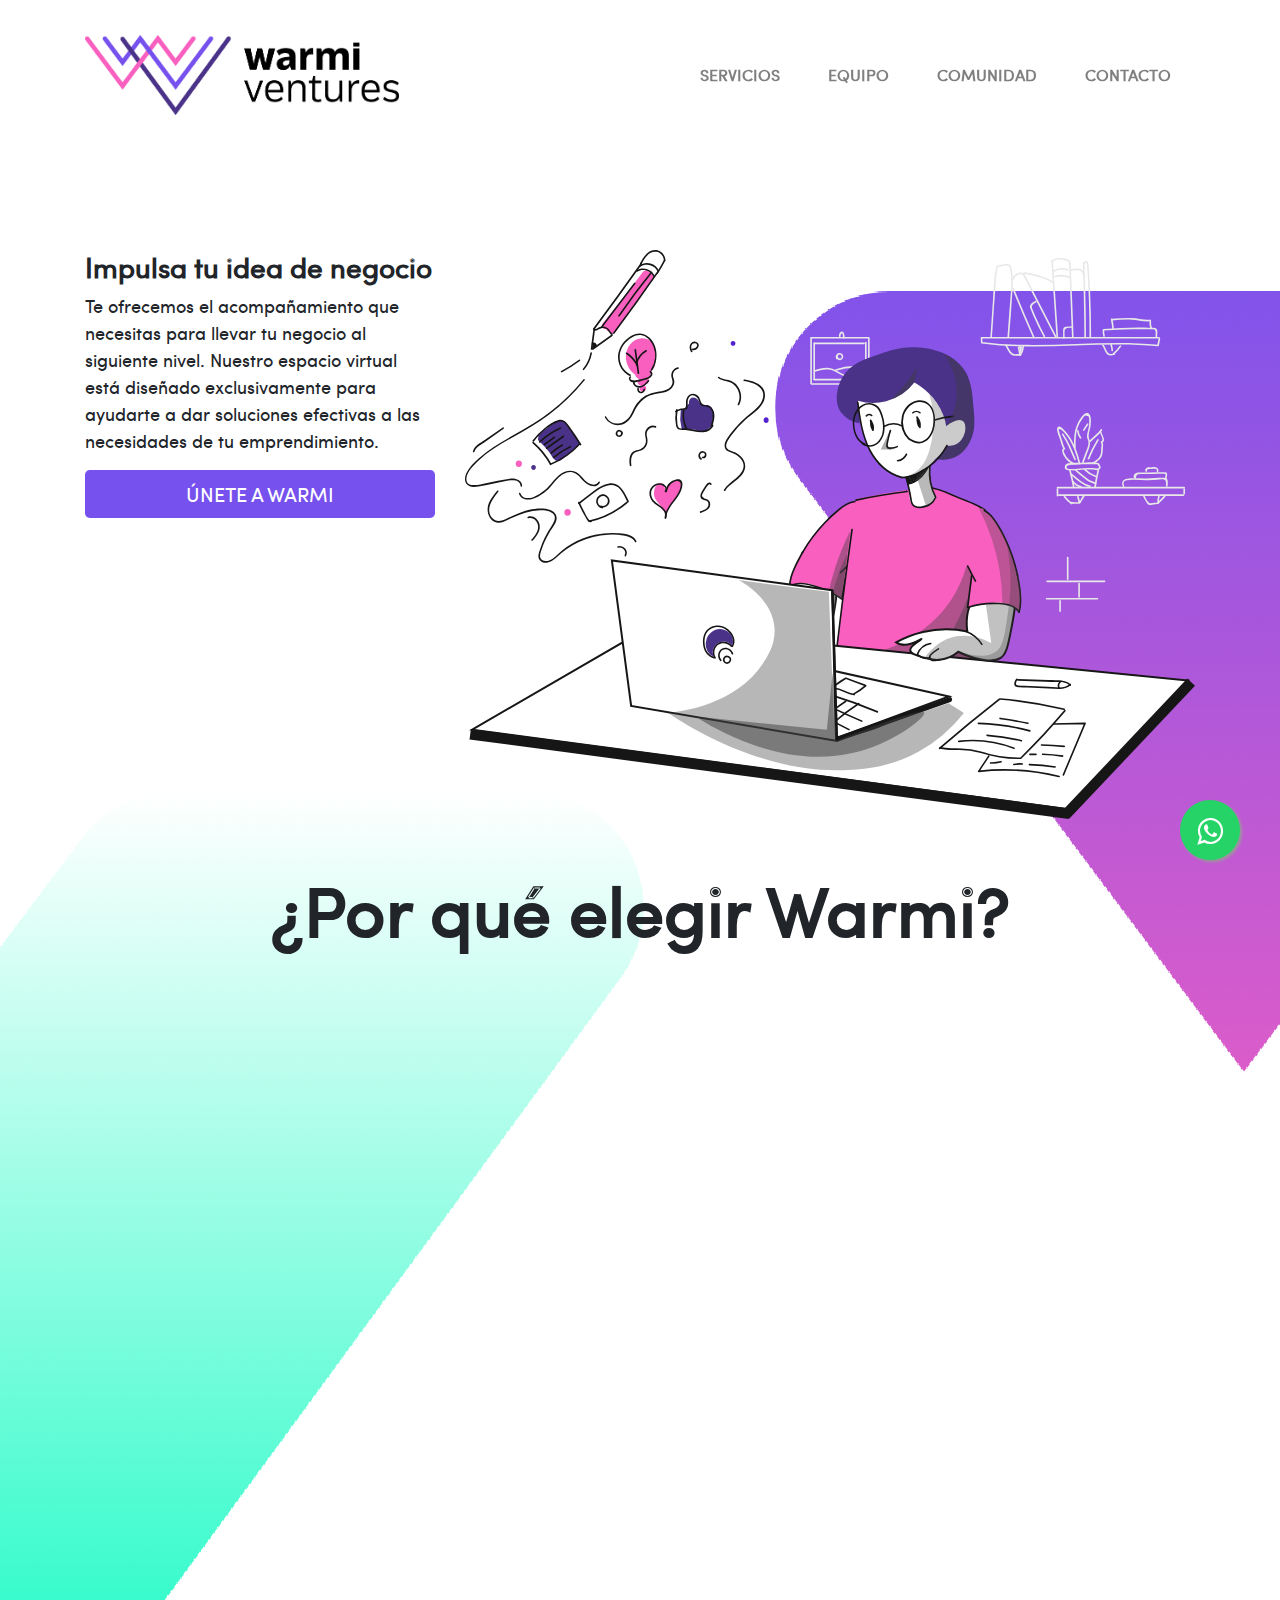
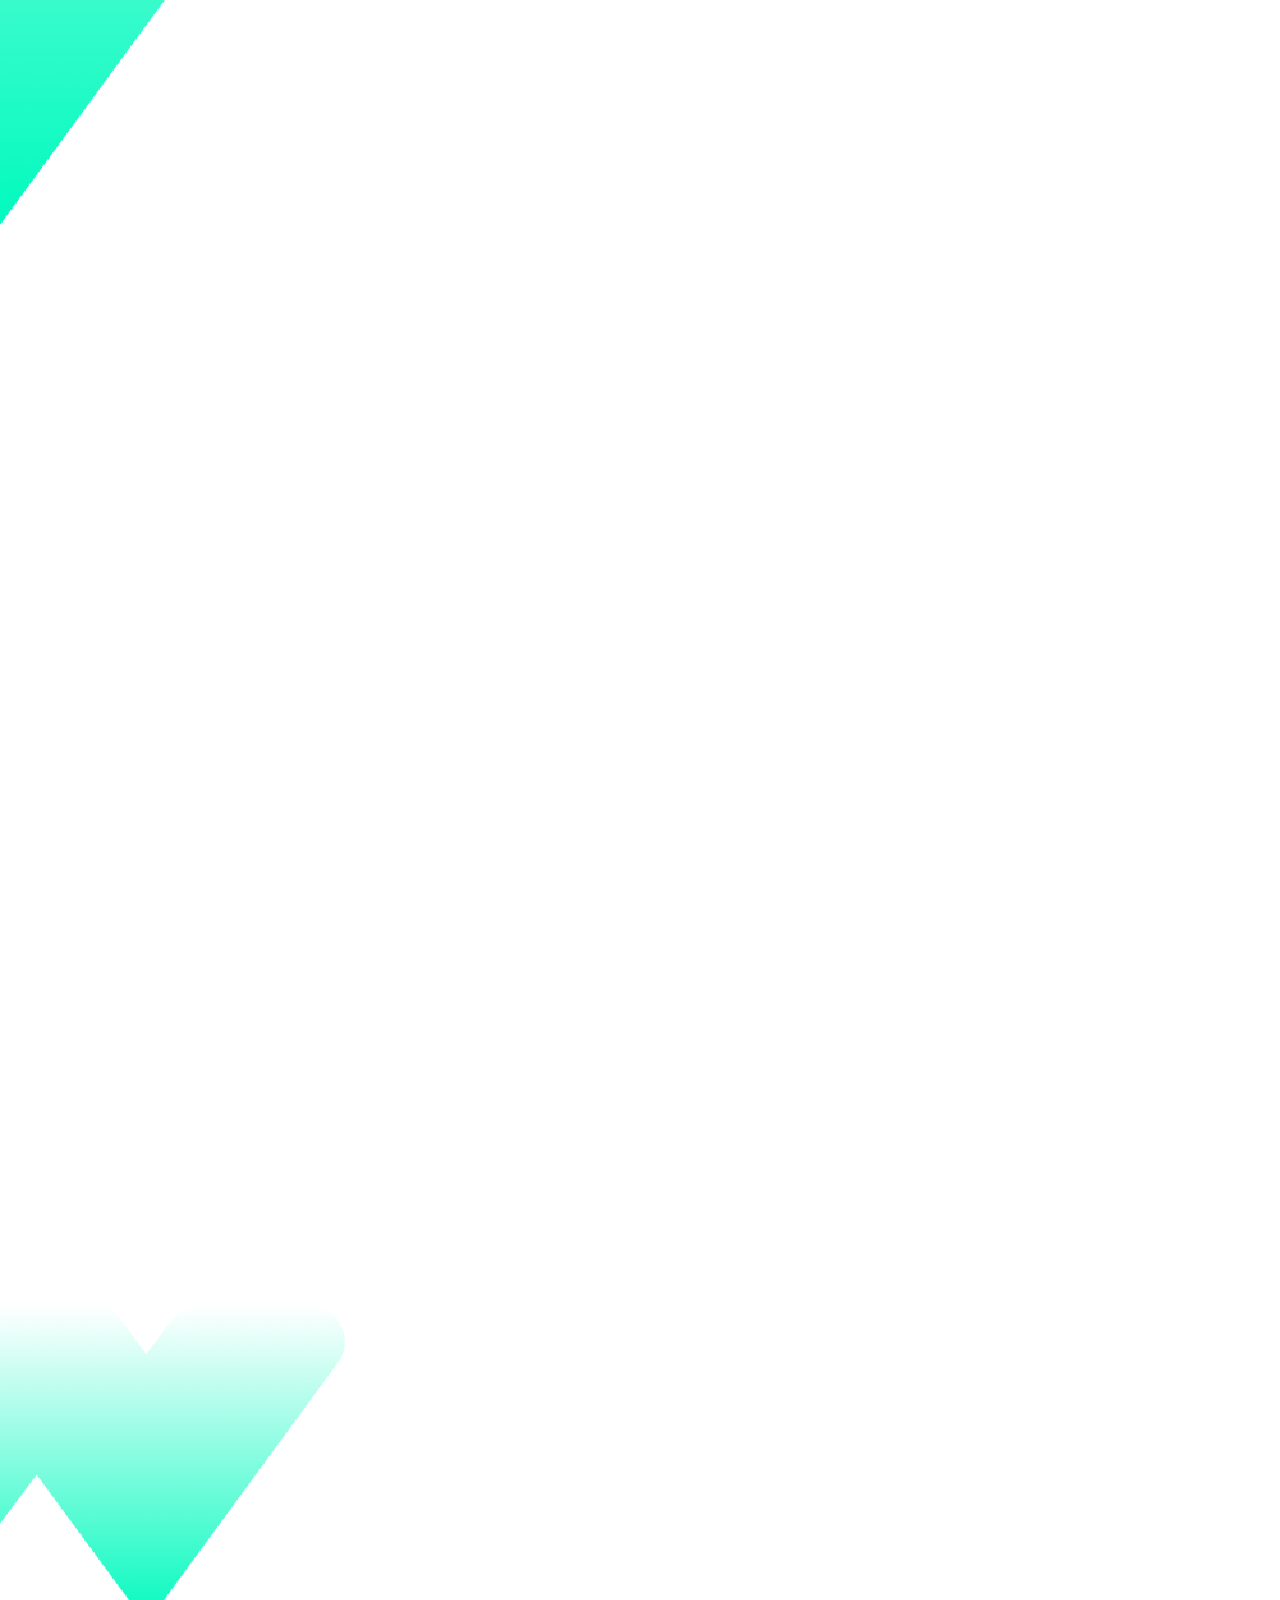
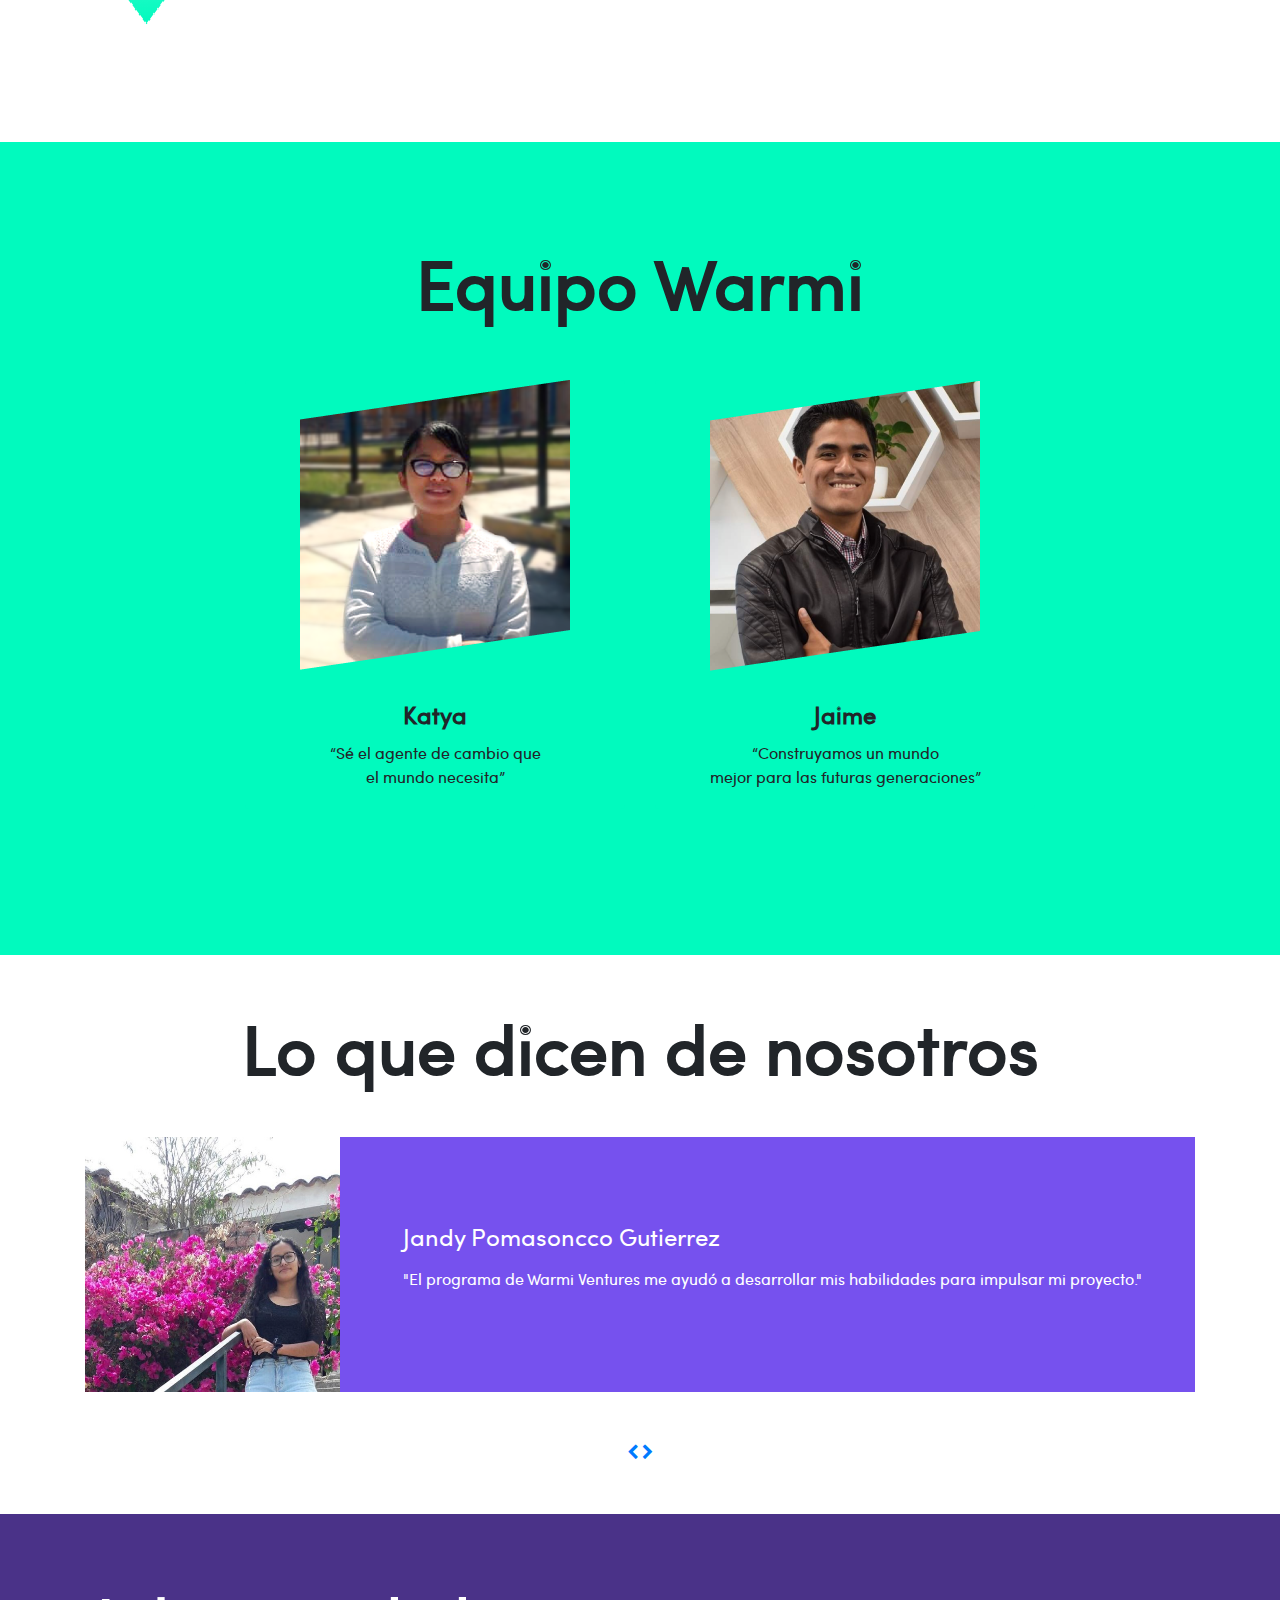
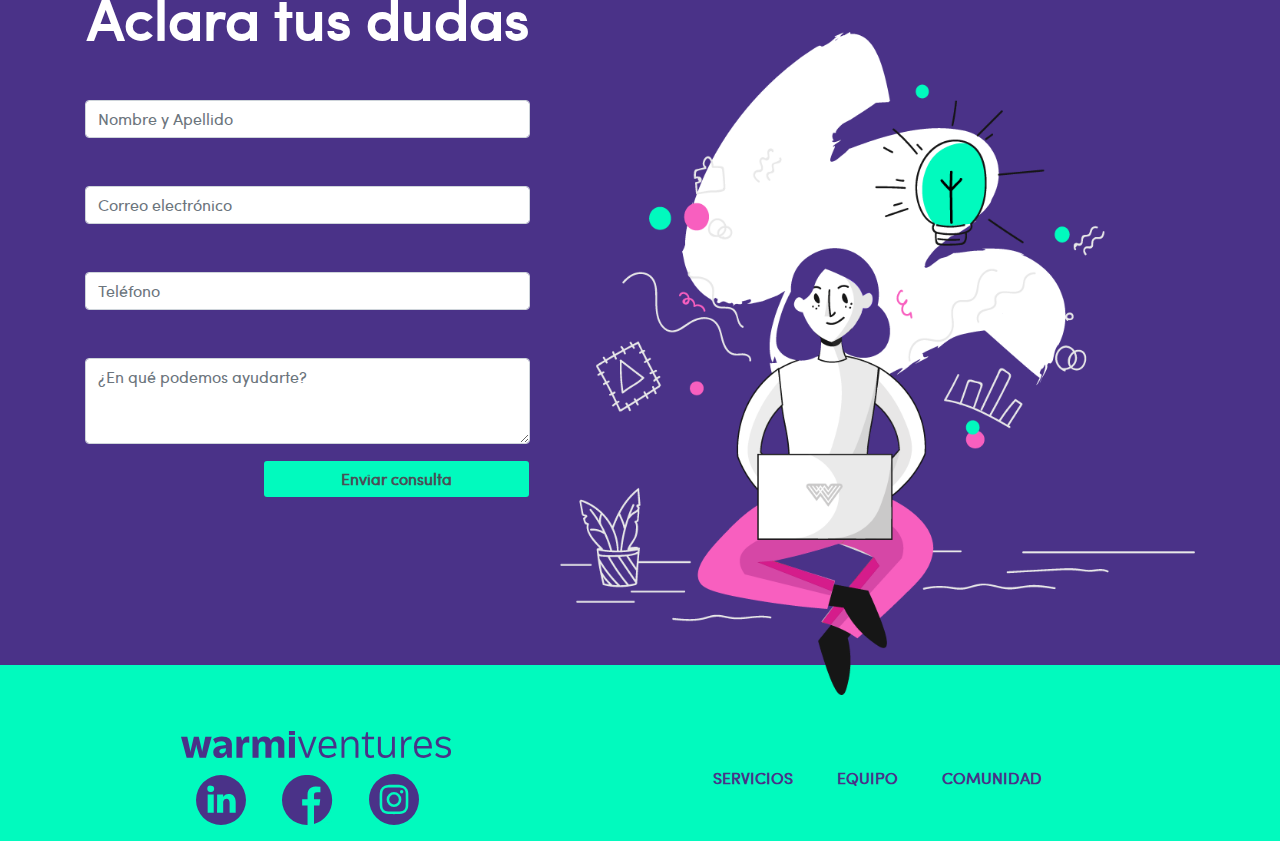
<file: index.html>
<!DOCTYPE html>
<html lang="en">
<head>
    <meta charset="UTF-8">
    <meta http-equiv="X-UA-Compatible" content="IE=edge">
    <meta name="viewport" content="width=device-width, initial-scale=1.0">

    <!-- PALABRAS CLAVE Y DESCRIPCIÓN -->
    <meta name="keywords" content="Warmi Ventures, Emprendimiento, Talleres, Startup, Negocio, Mujeres, Programas, Centro de Innovación, Realidad, Líderes, Alto Impacto">
	<meta name="description" content="Warmi Ventures es un centro de innovación y emprendimiento que brinda programadas y talleres con el propósito de ayudar a hacer realidad las ideas de negocio de startup o de emprendimientos de alto impacto liderados por mujeres.">

    <title>Warmi Ventures</title>
    <link rel="icon" type="image/png"  href="media/logos/Warmi_Logo_fondotransparente_7.png">

    <!-- BOOTSTRAP -->
    <link rel="stylesheet" href="https://maxcdn.bootstrapcdn.com/bootstrap/4.0.0/css/bootstrap.min.css" integrity="sha384-Gn5384xqQ1aoWXA+058RXPxPg6fy4IWvTNh0E263XmFcJlSAwiGgFAW/dAiS6JXm" crossorigin="anonymous">
    <link rel="stylesheet" href="https://maxcdn.bootstrapcdn.com/font-awesome/4.5.0/css/font-awesome.min.css">
    <link rel="stylesheet" href="https://cdnjs.cloudflare.com/ajax/libs/font-awesome/4.7.0/css/font-awesome.min.css">

    <!-- ANIMATE -->
    <link rel="stylesheet" href="css/animate.css">
    
    <!-- CSS -->
    <link rel="stylesheet" href="css/style.css">
</head>

<body id="parallax-bkg" class="parallax-bkg-mobile">

    <!-- NAVBAR -->
    <nav  class="sticky-top navbar navbar-expand-lg navbar-light">

        <div class="container">
            <!-- Toggler/collapsibe Button -->
            <button class="navbar-toggler" type="button" data-toggle="collapse" data-target="#collapsibleNavbar"
                    aria-controls="navbarTogglerDemo01" aria-expanded="false" aria-label="Toggle navigation">
                <span class="navbar-toggler-icon"></span>
            </button>
            <!-- Logo -->
            <a class="navbar-brand" href="#top">
                <img src="media/logos/Warmi_Logo_nav.png" class="img-fluid logo"
                     alt="logo">
                <img src="media/logos/Warmi_Logo_fondotransparente_6.png" class="img-fluid logo-mobile"
                     alt="logo">
            </a>


            <!-- Secciones -->
            <div class="collapse navbar-collapse justify-content-end" id="collapsibleNavbar">
                <ul class="navbar-nav my-2 my-lg-0">
                    <li class="nav-item px-3"><a class="nav-link hvr-underline" href="#services">SERVICIOS</a></li>
                    <li class="nav-item px-3"><a class="nav-link hvr-underline" href="#team">EQUIPO</a></li>
                    <li class="nav-item px-3"><a class="nav-link hvr-underline" href="#community">COMUNIDAD</a></li>
                    <li class="nav-item px-3"><a class="nav-link hvr-underline" href="#contact">CONTACTO</a></li>
                </ul>
            </div>
        </div>
    </nav>

    <!-- PORTADA -->
    <div id="portada" class="container">
        <div class="row">
            <div class="col-md-4 col-sm-12">
                <h3><b class="font-color-mobile">Impulsa tu idea de negocio</b></h3>
                <p class="font-color-mobile">Te ofrecemos el acompañamiento que necesitas para llevar tu negocio al siguiente nivel. Nuestro espacio virtual está diseñado exclusivamente para ayudarte a dar soluciones efectivas a las necesidades de tu emprendimiento.</p>
                <div class="text-center-btn rounded-pill">
                    <a class="btn btn-lg btn-block text-white warmi-lyla-background" href="#">ÚNETE A WARMI</a>
                </div>
            </div>
            <div class="col-md-8 col-sm-12">
                <img src="media/imagenes/portada.svg" class="img-fluid" alt="portada">
            </div>
        </div>
    </div>

    <!-- POR QUE WARMI -->
    <div id="quienesSomoss" class="container marketing my-5 text-center">
        <h1 class="mt-5"><b>¿Por qué elegir Warmi?</b></h1>
        <div class="row my-5 justify-content-center wow fadeIn">
            <div class="col-lg-3 mt-5">
                <img class="card-img-top img-fluid rounded-circle icon-warmi" src="media/imagenes/ICONOS-01.png" alt="Card image">
                <h4>Recibe el acompañamiento <br> de expertos</h4>
            </div>
            <div class="col-lg-3 mt-5">
                <img class="card-img-top img-fluid rounded-circle icon-warmi" src="media/imagenes/ICONOS-02.png" alt="Card image">
                <h4>Lleva tu idea <br> al siguiente nivel</h4>
            </div>
            <div class="col-lg-3 mt-5">
                <img class="card-img-top img-fluid rounded-circle icon-warmi" src="media/imagenes/ICONOS-03.png" alt="Card image">
                <h4>Gestiona tu proyecto y optimiza los resultados</h4>
            </div>
        </div>
    </div>

    <!-- SERVICIOS -->
    <div id="services" class="container">
        <div class="service-section">
            <div class="row mx-5 align-items-center">
                <div class="col-lg-4 col-md-6 col-sm-12 order-md-0 order-0 text-lg-left text-sm-center wow bounceInLeft">
                    <h1>
                        <b>Charlas</b><br>
                        <img src="media/imagenes/Green_line.svg" class="service-underline" alt="underline">
                    </h1>
                    <p>Nuestras charlas te ayudarán a definir tu idea de negocio</p>
                </div>
                <div class="col-lg-8 col-md-6 col-sm-12 order-md-1 order-1 wow bounceInRight">
                    <img src="media/imagenes/charlas.svg" class="img-fluid" alt="img-charlas">                
                </div>
            </div>
            <div class="row mx-5 align-items-center">
                <div class="col-lg-8 col-md-6 col-sm-12 order-md-2 order-3 wow bounceInLeft">
                    <img src="media/imagenes/talleres.svg" class="img-fluid" alt="img-charlas">
                </div>
                <div class="col-lg-4 col-md-6 col-sm-12 order-md-3 order-2 text-lg-right text-sm-center wow bounceInRight">
                    <h1>
                        <b>Talleres</b><br>
                        <img src="media/imagenes/Green_line.svg" class="service-underline" alt="underline">
                    </h1>
                    <p>Nuestras capacitaciones te ayudarán a definir la ruta a seguir para transformar tu Pyme en una Startup exitosa.</p>
                </div>
            </div>
            <div class="row mx-5 align-items-center">
                <div class="col-lg-4 col-md-6 col-sm-12 order-md-4 order-4 text-lg-left text-sm-center wow bounceInLeft">
                    <h1>
                        <b>Incubación</b><br>
                        <img src="media/imagenes/Green_line.svg" class="service-underline" alt="underline">
                    </h1>
                    <p>Nuestras incubaciones te ayudaran a desarrollar tu negocio con un programa ágil de mentoría para Startups.</p>
                </div>
                <div class="col-lg-8 col-md-6 col-sm-12 order-md-5 order-5 wow bounceInRight">
                    <img src="media/imagenes/incubacion.svg" class="img-fluid" alt="img-charlas">
                </div>
            </div>
            <div class="row mx-5 align-items-center">
                <div class="col-lg-8 col-md-6 col-sm-12 order-md-6 order-7 wow bounceInLeft">
                    <img src="media/imagenes/voluntariado.svg" class="img-fluid" alt="img-charlas">
                </div>
                <div class="col-lg-4 col-md-6 col-sm-12 order-md-7 order-6 text-lg-right text-sm-center wow bounceInRight">
                    <h1>
                        <b>Voluntariado</b><br>
                        <img src="media/imagenes/Green_line.svg" class="service-underline" alt="underline">
                    </h1>
                    <p>Nuestros voluntarios te ayudarán a crear las conexiones necesarias para desarrollar tu idea en un negocio rentable y escalable.</p>
                </div>
            </div>
        </div>
    </div>

    <!-- EQUIPO -->
    <div id="team" class="warmi-cian-background text-center">
        <div class="container my-5 text-center">
            <h1><b>Equipo Warmi</b></h1>
            <div class="card-deck d-flex justify-content-center">
                <div class="card col-lg-4 col-md-12 border-0 float-center my-5 warmi-cian-background">
                    <a href="https://www.linkedin.com/in/katya-geraldine-anco-bustillos-a05b08160/" target="_blank"
                       class="imgIntegrante-katya mx-auto icon" title="User Profile">
                        <div class="card-img-top member "></div>
                    </a>
                    <div class="card-body warmi-cian-background">
                        <h4 class="card-title"><b>Katya</b></h4>
                        <p class="card-text">“Sé el agente de cambio que <br> el mundo necesita”</p>
                    </div>
                </div>
                <div class="card col-lg-4 col-md-12 border-0 float-center my-5 warmi-cian-background">
                    <a href="https://www.linkedin.com/in/jaime-alejandro-fern%C3%A1ndez-chavez/" target="_blank"
                       class="imgIntegrante-jaime mx-auto icon" title="User Profile">
                        <div class="card-img-top member "></div>
                    </a>
                    <div class="card-body warmi-cian-background">
                        <h4 class="card-title"><b>Jaime</b></h4>
                        <p class="card-text">“Construyamos un mundo <br> mejor para las futuras generaciones”</p>
                    </div>
                </div>
            </div>
        </div>
    </div>

    <!-- COMUNIDAD -->
    <div id="community">
        <div class="container">
        <h1 class="text-center mb-5"><b>Lo que dicen de nosotros</b></h1>
        <div id="multi-item-example" class="carousel slide carousel-multi-item" data-ride="carousel" data-interval="5000">
            <!--Slides-->
            <div class="carousel-inner" role="listbox">
                <div class="carousel-item active">
                    <div class="row warmi-lyla-background align-items-center">
                        <div class="col-md-3">
                            <img class="img-fluid" src="media/photos/testimonio-jandy.jpg" alt="Card image">
                        </div>
                        <div class="col-md-9 text-white text-justify warmi-lyla-background px-5 height">
                            <h4 class="mb-3">Jandy Pomasoncco Gutierrez</h4>
                            <p>"El programa de Warmi Ventures me ayudó a desarrollar mis habilidades para impulsar mi proyecto."</p> 
                        </div>
                    </div>
                </div>
                <div class="carousel-item">
                    <div class="row warmi-lyla-background align-items-center">
                        <div class="col-md-3">
                            <img class="img-fluid" src="media/photos/testimonio-giuliana.jpeg" alt="Card image">
                        </div>
                        <div class="col-md-9 text-white text-justify warmi-lyla-background px-5 height">
                            <h4 class="mb-3">Giuliana Paredes Condorena</h4>
                            <p>"Warmi nos hacía sentir que siempre hay alguien que está ahí para apoyarnos."</p> 
                        </div>
                    </div>
                </div>
                <div class="carousel-item">
                    <div class="row warmi-lyla-background align-items-center">
                        <div class="col-md-3">
                            <img class="img-fluid" src="media/photos/testimonio-diana.jpg" alt="Card image">
                        </div>
                        <div class="col-md-9 text-white text-justify warmi-lyla-background px-5 height">
                            <h4 class="mb-3">Diana Campusano</h4>
                            <p>"Warmi me ayudó a aterrizar mi idea y a hacer realidad mi negocio propio"</p> 
                        </div>
                    </div>
                </div>                
            </div>
            <!--Controls-->
            <div class="controls-top text-center mt-5">
                <a class="btn-floating" href="#multi-item-example" data-slide="prev"><i class="fa fa-chevron-left"></i></a>
                <a class="btn-floating" href="#multi-item-example" data-slide="next"><i class="fa fa-chevron-right"></i></a>
            </div>
        </div>
        </div>
    </div>

    <!-- CONTACTO -->
    <div id="contact" class="warmi-violet-background">
        <div class="container mt-5 text-center">
            <div class="row">
                <div class="col-lg-5 col-sm-12 sizeContacto">
                    <h1 class="text-white mb-5" style="font-size: 58px"><b>Aclara tus dudas</b></h1>
                    <form class="text-center" method="post" action="send.php">
                        <input name="nombre" type="text" class="form-control mb-5" placeholder="Nombre y Apellido" required>
                        <input name="email" type="email" class="form-control mb-5" placeholder="Correo electrónico" required>
                        <input name="telefono" type="number" class="form-control mb-5" placeholder="Teléfono">
                        <div class="form-group">
                            <textarea name="mensaje" class="form-control" rows="3" placeholder="¿En qué podemos ayudarte?" required></textarea>
                        </div>
                        <button class="btn float-right btn-size warmi-cian-background form-control" type="submit"><b>Enviar consulta</b></button>
                    </form>
                </div>
                <div class="col-lg-7 col-sm-12">
                    <img src="media/imagenes/Ilustracion_5.png" class="img-fluid" alt="imagenContacto" style="transform: translateY(50px)">
                </div>
            </div>
        </div>
    </div>

    <!-- WHATSAPP BUTTON -->
    <a href="https://wa.me/51902342731" class="float" target="_blank">
        <i class="fa fa-whatsapp my-float"></i>
    </a>

    <!-- FOOTER -->
    <footer class="pt-3 static-bottom warmi-cian-background">
		<div class="container">
            <div class="row text-center mx-auto mt-5">
                <div class="col-lg-5 col-sm-12 ">
                    <img src="media/logos/Warmi_alternative_logo.svg" class="img-fluid" alt="">
                </div>
                <div class="offset-lg-7"></div>
            </div>
			<div class="row">
				<div class="col-lg-5 col-sm-12 redesSociales">
					<div class="text-center my-3">
						<a href="https://www.linkedin.com/company/warmi-ventures/" target="_blank"><img src="media/logos/Linkedin_logo.svg" class="fa mx-3" alt="linkedin"></a>
						<a href="https://www.facebook.com/warmiventures/" target="_blank"><img src="media/logos/Facebook_logo.svg" class="fa mx-3" alt="facebook"></a>
						<a href="https://www.instagram.com/warmiventures/" target="_blank"><img src="media/logos/Instagram_logo.svg" class="fa mx-3" alt="ig"></a>
					</div>
				</div>
                <div class="col-lg-7 col-sm-12 navFooter">
                    <ul class="list-unstyled list-inline text-center text-nowrap">
                        <li class="list-inline-item"><a href="#services" class="nav-link" style="color: #4a3288;"><b>SERVICIOS</b></a></li>
                        <li class="list-inline-item"><a href="#team" class="nav-link" style="color: #4a3288;"><b>EQUIPO</b></a></li>
                        <li class="list-inline-item"><a href="#community" class="nav-link" style="color: #4a3288;"><b>COMUNIDAD</b></a></li>
                    </ul>
                </div>
			</div>
		</div>
	</footer>
    
    
    <!-- BOOTSTRAP -->
    <script src="https://code.jquery.com/jquery-3.5.1.slim.min.js" integrity="sha384-DfXdz2htPH0lsSSs5nCTpuj/zy4C+OGpamoFVy38MVBnE+IbbVYUew+OrCXaRkfj" crossorigin="anonymous"></script>
    <script src="https://cdn.jsdelivr.net/npm/popper.js@1.16.1/dist/umd/popper.min.js" integrity="sha384-9/reFTGAW83EW2RDu2S0VKaIzap3H66lZH81PoYlFhbGU+6BZp6G7niu735Sk7lN" crossorigin="anonymous"></script>
    <script src="https://cdn.jsdelivr.net/npm/bootstrap@4.6.0/dist/js/bootstrap.min.js" integrity="sha384-+YQ4JLhjyBLPDQt//I+STsc9iw4uQqACwlvpslubQzn4u2UU2UFM80nGisd026JF" crossorigin="anonymous"></script>
    
    <!--JAVASCRIPTS-->
    <script src="js/index.js"></script>
    <!-- WOW ANIMATE -->
    <script src="js/wow.min.js"></script>
    <script>
        if (!window.matchMedia("(max-width: 700px)").matches){
            new WOW().init();
        }
    </script>
</body>
</html>
</file>
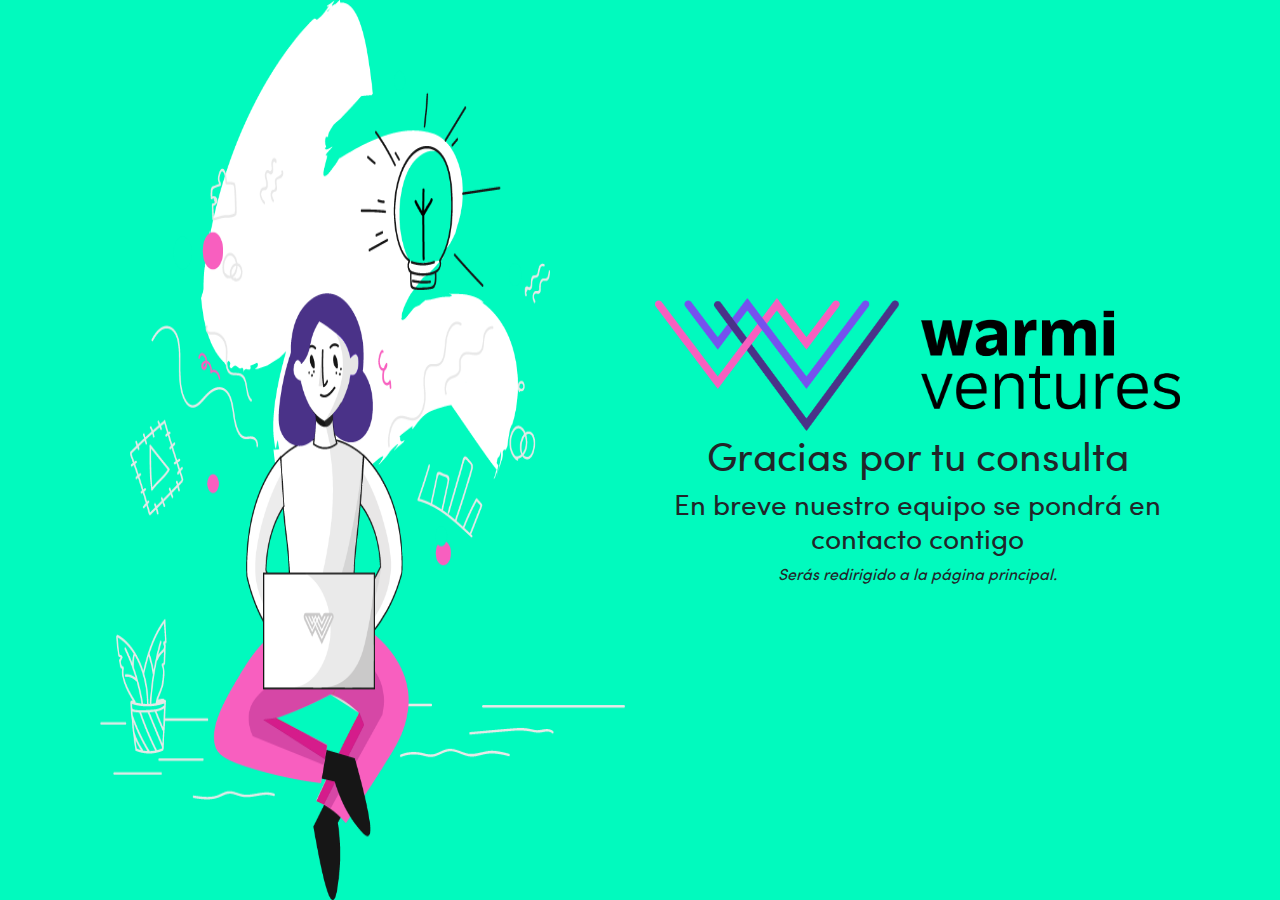
<file: confirmation.html>
<!DOCTYPE html>
<html lang="en">
<head>
    <meta charset="UTF-8">
    
    <title>Confirmation</title>

    <!-- BOOTSTRAP -->
    <link rel="stylesheet" href="https://maxcdn.bootstrapcdn.com/bootstrap/4.0.0/css/bootstrap.min.css" integrity="sha384-Gn5384xqQ1aoWXA+058RXPxPg6fy4IWvTNh0E263XmFcJlSAwiGgFAW/dAiS6JXm" crossorigin="anonymous">
    <link rel="stylesheet" href="https://maxcdn.bootstrapcdn.com/font-awesome/4.5.0/css/font-awesome.min.css">
    <link rel="stylesheet" href="https://cdnjs.cloudflare.com/ajax/libs/font-awesome/4.7.0/css/font-awesome.min.css">

    <!-- CSS -->
    <link rel="stylesheet" href="css/confirmation-style.css">
</head>
<body>
<div class="row align-items-center">
    <img class="col-lg-6 col-sm-12 img-fluid main-img" src="media/imagenes/Ilustracion_5.png">
    <div class="col-lg-6 col-sm-12 text-center">
        <img class="img-fluid" src="media/logos/Warmi_Logo_nav.png">
        <h1>Gracias por tu consulta</h1>
        <h3>En breve nuestro equipo se pondrá en contacto contigo</h3>
        <p>Serás redirigido a la página principal.</p>
    </div>
</div>

<script>
    setTimeout("window.history.back()", 5000)  
</script>
</body>
</html>
</file>
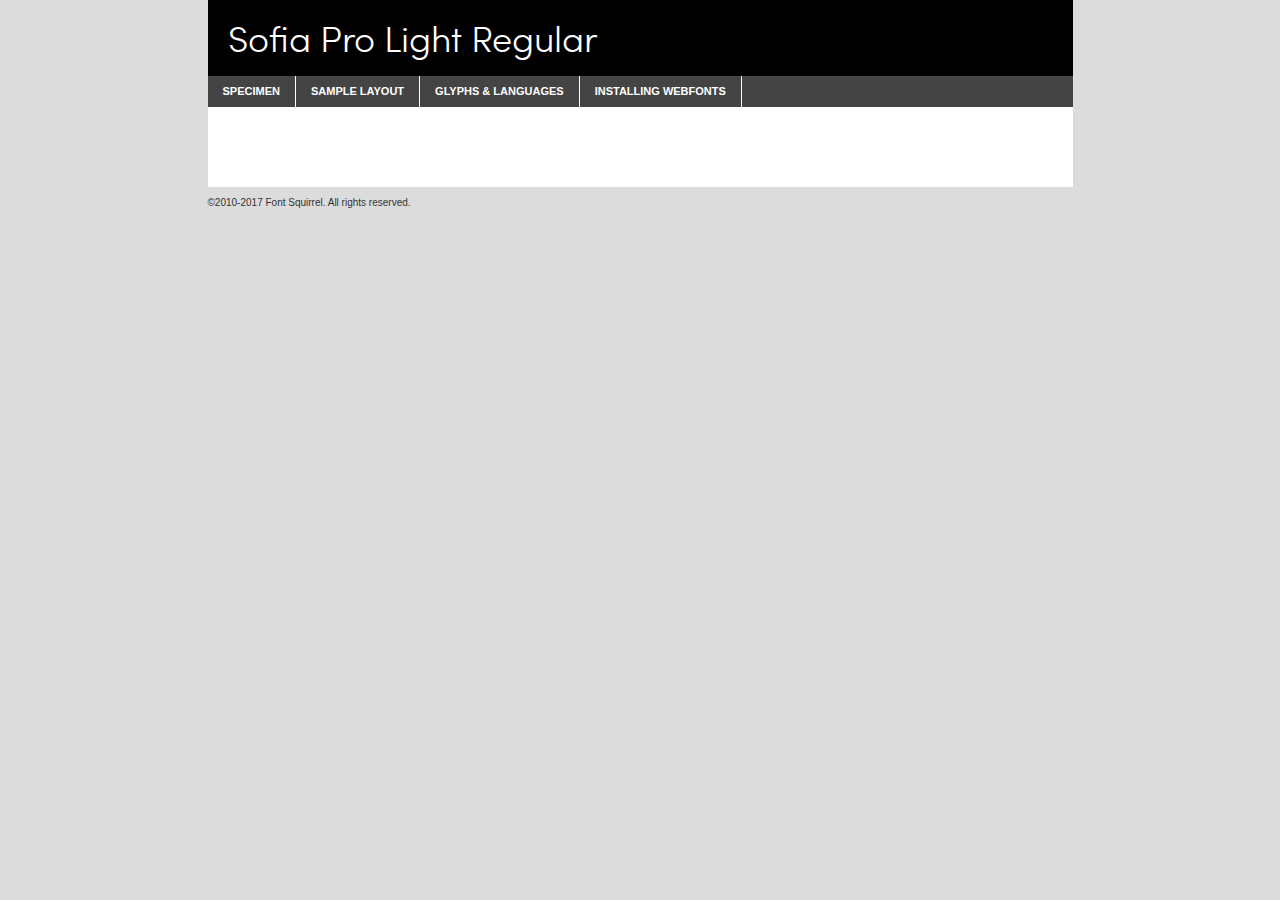
<file: fonts/WebFontSofiaPro/sofiapro-light-demo.html>
<!DOCTYPE html PUBLIC "-//W3C//DTD XHTML 1.0 Transitional//EN"
	"http://www.w3.org/TR/xhtml1/DTD/xhtml1-transitional.dtd">

<html xmlns="http://www.w3.org/1999/xhtml" xml:lang="en" lang="en">
<head>
	<meta http-equiv="Content-Type" content="text/html; charset=utf-8" />
	<script src="http://ajax.googleapis.com/ajax/libs/jquery/1.7.2/jquery.min.js" type="text/javascript" charset="utf-8"></script>
	<script type="text/javascript">
	(function($){$.fn.easyTabs=function(option){var param=jQuery.extend({fadeSpeed:"fast",defaultContent:1,activeClass:'active'},option);$(this).each(function(){var thisId="#"+this.id;if(param.defaultContent==''){param.defaultContent=1;}
	if(typeof param.defaultContent=="number")
	{var defaultTab=$(thisId+" .tabs li:eq("+(param.defaultContent-1)+") a").attr('href').substr(1);}else{var defaultTab=param.defaultContent;}
	$(thisId+" .tabs li a").each(function(){var tabToHide=$(this).attr('href').substr(1);$("#"+tabToHide).addClass('easytabs-tab-content');});hideAll();changeContent(defaultTab);function hideAll(){$(thisId+" .easytabs-tab-content").hide();}
	function changeContent(tabId){hideAll();$(thisId+" .tabs li").removeClass(param.activeClass);$(thisId+" .tabs li a[href=#"+tabId+"]").closest('li').addClass(param.activeClass);if(param.fadeSpeed!="none")
	{$(thisId+" #"+tabId).fadeIn(param.fadeSpeed);}else{$(thisId+" #"+tabId).show();}}
	$(thisId+" .tabs li").click(function(){var tabId=$(this).find('a').attr('href').substr(1);changeContent(tabId);return false;});});}})(jQuery);
	</script>
	<link rel="stylesheet" href="specimen_files/specimen_stylesheet.css" type="text/css" charset="utf-8" />
	<link rel="stylesheet" href="stylesheet.css" type="text/css" charset="utf-8" />

	<style type="text/css">
					body{
				font-family: 'sofia_prolight';
							}
		</style>

	<title>Sofia Pro Light Regular Specimen</title>
	
	
	<script type="text/javascript" charset="utf-8">
		$(document).ready(function() {
			$('#container').easyTabs({defaultContent:1});
		});
	</script>
</head>

<body>
<div id="container">
	<div id="header">
		Sofia Pro Light Regular	</div>
	<ul class="tabs">
		<li><a href="#specimen">Specimen</a></li>
		<li><a href="#layout">Sample Layout</a></li>
				<li><a href="#glyphs">Glyphs &amp; Languages</a></li>
		<li><a href="#installing">Installing Webfonts</a></li>
		
	</ul>
	
	<div id="main_content">

		
			<div id="specimen">
		
				<div class="section">
					<div class="grid12 firstcol">
						<div class="huge">AaBb</div>
					</div>
				</div>
		
				<div class="section">
					<div class="glyph_range">A&#x200B;B&#x200b;C&#x200b;D&#x200b;E&#x200b;F&#x200b;G&#x200b;H&#x200b;I&#x200b;J&#x200b;K&#x200b;L&#x200b;M&#x200b;N&#x200b;O&#x200b;P&#x200b;Q&#x200b;R&#x200b;S&#x200b;T&#x200b;U&#x200b;V&#x200b;W&#x200b;X&#x200b;Y&#x200b;Z&#x200b;a&#x200b;b&#x200b;c&#x200b;d&#x200b;e&#x200b;f&#x200b;g&#x200b;h&#x200b;i&#x200b;j&#x200b;k&#x200b;l&#x200b;m&#x200b;n&#x200b;o&#x200b;p&#x200b;q&#x200b;r&#x200b;s&#x200b;t&#x200b;u&#x200b;v&#x200b;w&#x200b;x&#x200b;y&#x200b;z&#x200b;1&#x200b;2&#x200b;3&#x200b;4&#x200b;5&#x200b;6&#x200b;7&#x200b;8&#x200b;9&#x200b;0&#x200b;&amp;&#x200b;.&#x200b;,&#x200b;?&#x200b;!&#x200b;&#64;&#x200b;(&#x200b;)&#x200b;#&#x200b;$&#x200b;%&#x200b;*&#x200b;+&#x200b;-&#x200b;=&#x200b;:&#x200b;;</div>
				</div>
				<div class="section">
					<div class="grid12 firstcol">
						<table class="sample_table">
							<tr><td>10</td><td class="size10">abcdefghijklmnopqrstuvwxyzABCDEFGHIJKLMNOPQRSTUVWXYZ0123456789abcdefghijklmnopqrstuvwxyzABCDEFGHIJKLMNOPQRSTUVWXYZ0123456789abcdefghijklmnopqrstuvwxyzABCDEFGHIJKLMNOPQRSTUVWXYZ</td></tr>
							<tr><td>11</td><td class="size11">abcdefghijklmnopqrstuvwxyzABCDEFGHIJKLMNOPQRSTUVWXYZ0123456789abcdefghijklmnopqrstuvwxyzABCDEFGHIJKLMNOPQRSTUVWXYZ0123456789abcdefghijklmnopqrstuvwxyzABCDEFGHIJKLMNOPQRSTUVWXYZ</td></tr>
							<tr><td>12</td><td class="size12">abcdefghijklmnopqrstuvwxyzABCDEFGHIJKLMNOPQRSTUVWXYZ0123456789abcdefghijklmnopqrstuvwxyzABCDEFGHIJKLMNOPQRSTUVWXYZ0123456789abcdefghijklmnopqrstuvwxyzABCDEFGHIJKLMNOPQRSTUVWXYZ</td></tr>
							<tr><td>13</td><td class="size13">abcdefghijklmnopqrstuvwxyzABCDEFGHIJKLMNOPQRSTUVWXYZ0123456789abcdefghijklmnopqrstuvwxyzABCDEFGHIJKLMNOPQRSTUVWXYZ0123456789abcdefghijklmnopqrstuvwxyzABCDEFGHIJKLMNOPQRSTUVWXYZ</td></tr>
							<tr><td>14</td><td class="size14">abcdefghijklmnopqrstuvwxyzABCDEFGHIJKLMNOPQRSTUVWXYZ0123456789abcdefghijklmnopqrstuvwxyzABCDEFGHIJKLMNOPQRSTUVWXYZ0123456789abcdefghijklmnopqrstuvwxyzABCDEFGHIJKLMNOPQRSTUVWXYZ</td></tr>
							<tr><td>16</td><td class="size16">abcdefghijklmnopqrstuvwxyzABCDEFGHIJKLMNOPQRSTUVWXYZ0123456789abcdefghijklmnopqrstuvwxyzABCDEFGHIJKLMNOPQRSTUVWXYZ</td></tr>
							<tr><td>18</td><td class="size18">abcdefghijklmnopqrstuvwxyzABCDEFGHIJKLMNOPQRSTUVWXYZ0123456789abcdefghijklmnopqrstuvwxyzABCDEFGHIJKLMNOPQRSTUVWXYZ</td></tr>
							<tr><td>20</td><td class="size20">abcdefghijklmnopqrstuvwxyzABCDEFGHIJKLMNOPQRSTUVWXYZ0123456789abcdefghijklmnopqrstuvwxyzABCDEFGHIJKLMNOPQRSTUVWXYZ</td></tr>
							<tr><td>24</td><td class="size24">abcdefghijklmnopqrstuvwxyzABCDEFGHIJKLMNOPQRSTUVWXYZ0123456789abcdefghijklmnopqrstuvwxyzABCDEFGHIJKLMNOPQRSTUVWXYZ</td></tr>
							<tr><td>30</td><td class="size30">abcdefghijklmnopqrstuvwxyzABCDEFGHIJKLMNOPQRSTUVWXYZ0123456789abcdefghijklmnopqrstuvwxyzABCDEFGHIJKLMNOPQRSTUVWXYZ</td></tr>
							<tr><td>36</td><td class="size36">abcdefghijklmnopqrstuvwxyzABCDEFGHIJKLMNOPQRSTUVWXYZ0123456789abcdefghijklmnopqrstuvwxyzABCDEFGHIJKLMNOPQRSTUVWXYZ</td></tr>
							<tr><td>48</td><td class="size48">abcdefghijklmnopqrstuvwxyzABCDEFGHIJKLMNOPQRSTUVWXYZ0123456789abcdefghijklmnopqrstuvwxyzABCDEFGHIJKLMNOPQRSTUVWXYZ</td></tr>
							<tr><td>60</td><td class="size60">abcdefghijklmnopqrstuvwxyzABCDEFGHIJKLMNOPQRSTUVWXYZ0123456789abcdefghijklmnopqrstuvwxyzABCDEFGHIJKLMNOPQRSTUVWXYZ</td></tr>
							<tr><td>72</td><td class="size72">abcdefghijklmnopqrstuvwxyzABCDEFGHIJKLMNOPQRSTUVWXYZ0123456789abcdefghijklmnopqrstuvwxyzABCDEFGHIJKLMNOPQRSTUVWXYZ</td></tr>
							<tr><td>90</td><td class="size90">abcdefghijklmnopqrstuvwxyzABCDEFGHIJKLMNOPQRSTUVWXYZ0123456789abcdefghijklmnopqrstuvwxyzABCDEFGHIJKLMNOPQRSTUVWXYZ</td></tr>
						</table>
				
					</div>
			
				</div>
		
		
		
								<div class="section" id="bodycomparison">


										<div id="xheight">
				<div class="fontbody">&#x25FC;&#x25FC;&#x25FC;&#x25FC;&#x25FC;&#x25FC;&#x25FC;&#x25FC;&#x25FC;&#x25FC;&#x25FC;&#x25FC;&#x25FC;&#x25FC;&#x25FC;&#x25FC;&#x25FC;&#x25FC;&#x25FC;&#x25FC;&#x25FC;&#x25FC;&#x25FC;&#x25FC;&#x25FC;&#x25FC;&#x25FC;&#x25FC;&#x25FC;&#x25FC;&#x25FC;&#x25FC;&#x25FC;&#x25FC;&#x25FC;&#x25FC;&#x25FC;&#x25FC;&#x25FC;&#x25FC;&#x25FC;&#x25FC;&#x25FC;&#x25FC;&#x25FC;&#x25FC;&#x25FC;&#x25FC;&#x25FC;&#x25FC;&#x25FC;&#x25FC;&#x25FC;&#x25FC;&#x25FC;&#x25FC;&#x25FC;&#x25FC;&#x25FC;&#x25FC;&#x25FC;&#x25FC;&#x25FC;&#x25FC;&#x25FC;&#x25FC;&#x25FC;&#x25FC;&#x25FC;&#x25FC;&#x25FC;&#x25FC;&#x25FC;&#x25FC;&#x25FC;&#x25FC;&#x25FC;&#x25FC;&#x25FC;&#x25FC;&#x25FC;&#x25FC;&#x25FC;&#x25FC;&#x25FC;&#x25FC;&#x25FC;&#x25FC;&#x25FC;&#x25FC;&#x25FC;&#x25FC;&#x25FC;&#x25FC;&#x25FC;&#x25FC;&#x25FC;&#x25FC;&#x25FC;body</div><div class="arialbody">body</div><div class="verdanabody">body</div><div class="georgiabody">body</div></div>
										<div class="fontbody" style="z-index:1">
											body<span>Sofia Pro Light Regular</span>
										</div>
										<div class="arialbody" style="z-index:1">
											body<span>Arial</span>
										</div>
										<div class="verdanabody" style="z-index:1">
											body<span>Verdana</span>
										</div>
										<div class="georgiabody" style="z-index:1">
											body<span>Georgia</span>
										</div>



								</div>
		
		
				<div class="section psample psample_row1" id="">
					
					<div class="grid2 firstcol">
						<p class="size10"><span>10.</span>Aenean lacinia bibendum nulla sed consectetur. Fusce dapibus, tellus ac cursus commodo, tortor mauris condimentum nibh, ut fermentum massa justo sit amet risus. Nullam id dolor id nibh ultricies vehicula ut id elit. Cum sociis natoque penatibus et magnis dis parturient montes, nascetur ridiculus mus. Nulla vitae elit libero, a pharetra augue.</p>
			
					</div>
					<div class="grid3">
						<p class="size11"><span>11.</span>Aenean lacinia bibendum nulla sed consectetur. Fusce dapibus, tellus ac cursus commodo, tortor mauris condimentum nibh, ut fermentum massa justo sit amet risus. Nullam id dolor id nibh ultricies vehicula ut id elit. Cum sociis natoque penatibus et magnis dis parturient montes, nascetur ridiculus mus. Nulla vitae elit libero, a pharetra augue.</p>
			
					</div>
					<div class="grid3">
						<p class="size12"><span>12.</span>Aenean lacinia bibendum nulla sed consectetur. Fusce dapibus, tellus ac cursus commodo, tortor mauris condimentum nibh, ut fermentum massa justo sit amet risus. Nullam id dolor id nibh ultricies vehicula ut id elit. Cum sociis natoque penatibus et magnis dis parturient montes, nascetur ridiculus mus. Nulla vitae elit libero, a pharetra augue.</p>
			
					</div>
					<div class="grid4">
						<p class="size13"><span>13.</span>Aenean lacinia bibendum nulla sed consectetur. Fusce dapibus, tellus ac cursus commodo, tortor mauris condimentum nibh, ut fermentum massa justo sit amet risus. Nullam id dolor id nibh ultricies vehicula ut id elit. Cum sociis natoque penatibus et magnis dis parturient montes, nascetur ridiculus mus. Nulla vitae elit libero, a pharetra augue.</p>
			
					</div>
					<div class="white_blend"></div>
					
				</div>
				<div class="section psample psample_row2" id="">
					<div class="grid3 firstcol">
						<p class="size14"><span>14.</span>Aenean lacinia bibendum nulla sed consectetur. Fusce dapibus, tellus ac cursus commodo, tortor mauris condimentum nibh, ut fermentum massa justo sit amet risus. Nullam id dolor id nibh ultricies vehicula ut id elit. Cum sociis natoque penatibus et magnis dis parturient montes, nascetur ridiculus mus. Nulla vitae elit libero, a pharetra augue.</p>
			
					</div>
					<div class="grid4">
						<p class="size16"><span>16.</span>Aenean lacinia bibendum nulla sed consectetur. Fusce dapibus, tellus ac cursus commodo, tortor mauris condimentum nibh, ut fermentum massa justo sit amet risus. Nullam id dolor id nibh ultricies vehicula ut id elit. Cum sociis natoque penatibus et magnis dis parturient montes, nascetur ridiculus mus. Nulla vitae elit libero, a pharetra augue.</p>
			
					</div>
					<div class="grid5">
						<p class="size18"><span>18.</span>Aenean lacinia bibendum nulla sed consectetur. Fusce dapibus, tellus ac cursus commodo, tortor mauris condimentum nibh, ut fermentum massa justo sit amet risus. Nullam id dolor id nibh ultricies vehicula ut id elit. Cum sociis natoque penatibus et magnis dis parturient montes, nascetur ridiculus mus. Nulla vitae elit libero, a pharetra augue.</p>
			
					</div>

					<div class="white_blend"></div>

				</div>
				
				<div class="section psample psample_row3" id="">
					<div class="grid5 firstcol">
						<p class="size20"><span>20.</span>Aenean lacinia bibendum nulla sed consectetur. Fusce dapibus, tellus ac cursus commodo, tortor mauris condimentum nibh, ut fermentum massa justo sit amet risus. Nullam id dolor id nibh ultricies vehicula ut id elit. Cum sociis natoque penatibus et magnis dis parturient montes, nascetur ridiculus mus. Nulla vitae elit libero, a pharetra augue.</p>
					</div>
					<div class="grid7">
						<p class="size24"><span>24.</span>Aenean lacinia bibendum nulla sed consectetur. Fusce dapibus, tellus ac cursus commodo, tortor mauris condimentum nibh, ut fermentum massa justo sit amet risus. Nullam id dolor id nibh ultricies vehicula ut id elit. Cum sociis natoque penatibus et magnis dis parturient montes, nascetur ridiculus mus. Nulla vitae elit libero, a pharetra augue.</p>
					</div>
					
					<div class="white_blend"></div>
					
				</div>
				
				<div class="section psample psample_row4" id="">
					<div class="grid12 firstcol">
						<p class="size30"><span>30.</span>Aenean lacinia bibendum nulla sed consectetur. Fusce dapibus, tellus ac cursus commodo, tortor mauris condimentum nibh, ut fermentum massa justo sit amet risus. Nullam id dolor id nibh ultricies vehicula ut id elit. Cum sociis natoque penatibus et magnis dis parturient montes, nascetur ridiculus mus. Nulla vitae elit libero, a pharetra augue.</p>
					</div>
					<div class="white_blend"></div>
					
				</div>
				
				
				
				<div class="section psample psample_row1 fullreverse">
					<div class="grid2 firstcol">
						<p class="size10"><span>10.</span>Aenean lacinia bibendum nulla sed consectetur. Fusce dapibus, tellus ac cursus commodo, tortor mauris condimentum nibh, ut fermentum massa justo sit amet risus. Nullam id dolor id nibh ultricies vehicula ut id elit. Cum sociis natoque penatibus et magnis dis parturient montes, nascetur ridiculus mus. Nulla vitae elit libero, a pharetra augue.</p>
			
					</div>
					<div class="grid3">
						<p class="size11"><span>11.</span>Aenean lacinia bibendum nulla sed consectetur. Fusce dapibus, tellus ac cursus commodo, tortor mauris condimentum nibh, ut fermentum massa justo sit amet risus. Nullam id dolor id nibh ultricies vehicula ut id elit. Cum sociis natoque penatibus et magnis dis parturient montes, nascetur ridiculus mus. Nulla vitae elit libero, a pharetra augue.</p>
			
					</div>
					<div class="grid3">
						<p class="size12"><span>12.</span>Aenean lacinia bibendum nulla sed consectetur. Fusce dapibus, tellus ac cursus commodo, tortor mauris condimentum nibh, ut fermentum massa justo sit amet risus. Nullam id dolor id nibh ultricies vehicula ut id elit. Cum sociis natoque penatibus et magnis dis parturient montes, nascetur ridiculus mus. Nulla vitae elit libero, a pharetra augue.</p>
			
					</div>
					<div class="grid4">
						<p class="size13"><span>13.</span>Aenean lacinia bibendum nulla sed consectetur. Fusce dapibus, tellus ac cursus commodo, tortor mauris condimentum nibh, ut fermentum massa justo sit amet risus. Nullam id dolor id nibh ultricies vehicula ut id elit. Cum sociis natoque penatibus et magnis dis parturient montes, nascetur ridiculus mus. Nulla vitae elit libero, a pharetra augue.</p>
			
					</div>
					<div class="black_blend"></div>
					
				</div>
				
				<div class="section psample psample_row2 fullreverse">
					<div class="grid3 firstcol">
						<p class="size14"><span>14.</span>Aenean lacinia bibendum nulla sed consectetur. Fusce dapibus, tellus ac cursus commodo, tortor mauris condimentum nibh, ut fermentum massa justo sit amet risus. Nullam id dolor id nibh ultricies vehicula ut id elit. Cum sociis natoque penatibus et magnis dis parturient montes, nascetur ridiculus mus. Nulla vitae elit libero, a pharetra augue.</p>
			
					</div>
					<div class="grid4">
						<p class="size16"><span>16.</span>Aenean lacinia bibendum nulla sed consectetur. Fusce dapibus, tellus ac cursus commodo, tortor mauris condimentum nibh, ut fermentum massa justo sit amet risus. Nullam id dolor id nibh ultricies vehicula ut id elit. Cum sociis natoque penatibus et magnis dis parturient montes, nascetur ridiculus mus. Nulla vitae elit libero, a pharetra augue.</p>
			
					</div>
					<div class="grid5">
						<p class="size18"><span>18.</span>Aenean lacinia bibendum nulla sed consectetur. Fusce dapibus, tellus ac cursus commodo, tortor mauris condimentum nibh, ut fermentum massa justo sit amet risus. Nullam id dolor id nibh ultricies vehicula ut id elit. Cum sociis natoque penatibus et magnis dis parturient montes, nascetur ridiculus mus. Nulla vitae elit libero, a pharetra augue.</p>
			
					</div>
					<div class="black_blend"></div>

				</div>
				
				<div class="section psample fullreverse psample_row3" id="">
					<div class="grid5 firstcol">
						<p class="size20"><span>20.</span>Aenean lacinia bibendum nulla sed consectetur. Fusce dapibus, tellus ac cursus commodo, tortor mauris condimentum nibh, ut fermentum massa justo sit amet risus. Nullam id dolor id nibh ultricies vehicula ut id elit. Cum sociis natoque penatibus et magnis dis parturient montes, nascetur ridiculus mus. Nulla vitae elit libero, a pharetra augue.</p>
					</div>
					<div class="grid7">
						<p class="size24"><span>24.</span>Aenean lacinia bibendum nulla sed consectetur. Fusce dapibus, tellus ac cursus commodo, tortor mauris condimentum nibh, ut fermentum massa justo sit amet risus. Nullam id dolor id nibh ultricies vehicula ut id elit. Cum sociis natoque penatibus et magnis dis parturient montes, nascetur ridiculus mus. Nulla vitae elit libero, a pharetra augue.</p>
					</div>
					
					<div class="black_blend"></div>
					
				</div>
				
				<div class="section psample fullreverse psample_row4" id="" style="border-bottom: 20px #000 solid;">
					<div class="grid12 firstcol">
						<p class="size30"><span>30.</span>Aenean lacinia bibendum nulla sed consectetur. Fusce dapibus, tellus ac cursus commodo, tortor mauris condimentum nibh, ut fermentum massa justo sit amet risus. Nullam id dolor id nibh ultricies vehicula ut id elit. Cum sociis natoque penatibus et magnis dis parturient montes, nascetur ridiculus mus. Nulla vitae elit libero, a pharetra augue.</p>
					</div>
					<div class="black_blend"></div>
					
				</div>
				
				
				
				
			</div>
			
			<div id="layout">
				
				<div class="section">
					
					<div class="grid12 firstcol">
						<h1>Lorem Ipsum Dolor</h1>
						<h2>Etiam porta sem malesuada magna mollis euismod</h2>
						
						<p class="byline">By <a href="#link">Aenean Lacinia</a></p>
					</div>
				</div>
				<div class="section">
					<div class="grid8 firstcol">
						<p class="large">Donec sed odio dui. Morbi leo risus, porta ac consectetur ac, vestibulum at eros. Fusce dapibus, tellus ac cursus commodo, tortor mauris condimentum nibh, ut fermentum massa justo sit amet risus. </p>

						
						<h3>Pellentesque ornare sem</h3>

						<p>Maecenas sed diam eget risus varius blandit sit amet non magna. Maecenas faucibus mollis interdum. Donec ullamcorper nulla non metus auctor fringilla. Nullam id dolor id nibh ultricies vehicula ut id elit. Nullam id dolor id nibh ultricies vehicula ut id elit. </p>

						<p>Aenean eu leo quam. Pellentesque ornare sem lacinia quam venenatis vestibulum. Lorem ipsum dolor sit amet, consectetur adipiscing elit. Cum sociis natoque penatibus et magnis dis parturient montes, nascetur ridiculus mus. </p>

						<p>Nulla vitae elit libero, a pharetra augue. Praesent commodo cursus magna, vel scelerisque nisl consectetur et. Aenean lacinia bibendum nulla sed consectetur. </p>

						<p>Nullam quis risus eget urna mollis ornare vel eu leo. Nullam quis risus eget urna mollis ornare vel eu leo. Maecenas sed diam eget risus varius blandit sit amet non magna. Donec ullamcorper nulla non metus auctor fringilla. </p>

						<h3>Cras mattis consectetur</h3>

						<p>Aenean eu leo quam. Pellentesque ornare sem lacinia quam venenatis vestibulum. Aenean lacinia bibendum nulla sed consectetur. Integer posuere erat a ante venenatis dapibus posuere velit aliquet. Cras mattis consectetur purus sit amet fermentum. </p>

						<p>Nullam id dolor id nibh ultricies vehicula ut id elit. Nullam quis risus eget urna mollis ornare vel eu leo. Cras mattis consectetur purus sit amet fermentum.</p>
					</div>
					
					<div class="grid4 sidebar">
						
						<div class="box reverse">
							<p class="last">Nullam quis risus eget urna mollis ornare vel eu leo. Donec ullamcorper nulla non metus auctor fringilla. Cras mattis consectetur purus sit amet fermentum. Sed posuere consectetur est at lobortis. Lorem ipsum dolor sit amet, consectetur adipiscing elit. </p>
						</div>
						
						<p class="caption">Maecenas sed diam eget risus varius.</p>

						<p>Vestibulum id ligula porta felis euismod semper. Integer posuere erat a ante venenatis dapibus posuere velit aliquet. Vestibulum id ligula porta felis euismod semper. Sed posuere consectetur est at lobortis. Maecenas sed diam eget risus varius blandit sit amet non magna. Fusce dapibus, tellus ac cursus commodo, tortor mauris condimentum nibh, ut fermentum massa justo sit amet risus. </p>

					

						<p>Duis mollis, est non commodo luctus, nisi erat porttitor ligula, eget lacinia odio sem nec elit. Aenean lacinia bibendum nulla sed consectetur. Vivamus sagittis lacus vel augue laoreet rutrum faucibus dolor auctor. Aenean lacinia bibendum nulla sed consectetur. Nullam quis risus eget urna mollis ornare vel eu leo. </p>

						<p>Praesent commodo cursus magna, vel scelerisque nisl consectetur et. Donec ullamcorper nulla non metus auctor fringilla. Maecenas faucibus mollis interdum. Fusce dapibus, tellus ac cursus commodo, tortor mauris condimentum nibh, ut fermentum massa justo sit amet risus. </p>

					</div>
				</div>
				
			</div>


			



		<div id="glyphs">
			<div class="section">
				<div class="grid12 firstcol">
			
				<h1>Language Support</h1>
				<p>The subset of Sofia Pro Light Regular in this kit supports the following languages:<br />
			
					Albanian, Basque, Breton, Chamorro, Danish, Dutch, English, Faroese, Finnish, French, Frisian, Galician, German, Icelandic, Italian, Malagasy, Norwegian, Portuguese, Spanish, Alsatian, Aragonese, Arapaho, Arrernte, Asturian, Aymara, Bislama, Cebuano, Corsican, Fijian, French_creole, Genoese, Gilbertese, Greenlandic, Haitian_creole, Hiligaynon, Hmong, Hopi, Ibanag, Iloko_ilokano, Indonesian, Interglossa_glosa, Interlingua, Irish_gaelic, Jerriais, Lojban, Lombard, Luxembourgeois, Manx, Mohawk, Norfolk_pitcairnese, Occitan, Oromo, Pangasinan, Papiamento, Piedmontese, Potawatomi, Rhaeto-romance, Romansh, Rotokas, Sami_lule, Samoan, Sardinian, Scots_gaelic, Seychelles_creole, Shona, Sicilian, Somali, Southern_ndebele, Swahili, Swati_swazi, Tagalog_filipino_pilipino, Tetum, Tok_pisin, Uyghur_latinized, Volapuk, Walloon, Warlpiri, Xhosa, Yapese, Zulu, Latinbasic, Ubasic, Demo				</p>
				<h1>Glyph Chart</h1>
				<p>The subset of Sofia Pro Light Regular in this kit includes all the glyphs listed below. Unicode entities are included above each glyph to help you insert individual characters into your layout.</p>
				<div id="glyph_chart">
			
																				 <div><p>&amp;#32;</p>&#32;</div>
																				 <div><p>&amp;#33;</p>&#33;</div>
																				 <div><p>&amp;#34;</p>&#34;</div>
																				 <div><p>&amp;#35;</p>&#35;</div>
																				 <div><p>&amp;#36;</p>&#36;</div>
																				 <div><p>&amp;#37;</p>&#37;</div>
																				 <div><p>&amp;#38;</p>&#38;</div>
																				 <div><p>&amp;#39;</p>&#39;</div>
																				 <div><p>&amp;#40;</p>&#40;</div>
																				 <div><p>&amp;#41;</p>&#41;</div>
																				 <div><p>&amp;#42;</p>&#42;</div>
																				 <div><p>&amp;#43;</p>&#43;</div>
																				 <div><p>&amp;#44;</p>&#44;</div>
																				 <div><p>&amp;#45;</p>&#45;</div>
																				 <div><p>&amp;#46;</p>&#46;</div>
																				 <div><p>&amp;#47;</p>&#47;</div>
																				 <div><p>&amp;#48;</p>&#48;</div>
																				 <div><p>&amp;#49;</p>&#49;</div>
																				 <div><p>&amp;#50;</p>&#50;</div>
																				 <div><p>&amp;#51;</p>&#51;</div>
																				 <div><p>&amp;#52;</p>&#52;</div>
																				 <div><p>&amp;#53;</p>&#53;</div>
																				 <div><p>&amp;#54;</p>&#54;</div>
																				 <div><p>&amp;#55;</p>&#55;</div>
																				 <div><p>&amp;#56;</p>&#56;</div>
																				 <div><p>&amp;#57;</p>&#57;</div>
																				 <div><p>&amp;#58;</p>&#58;</div>
																				 <div><p>&amp;#59;</p>&#59;</div>
																				 <div><p>&amp;#60;</p>&#60;</div>
																				 <div><p>&amp;#61;</p>&#61;</div>
																				 <div><p>&amp;#62;</p>&#62;</div>
																				 <div><p>&amp;#63;</p>&#63;</div>
																				 <div><p>&amp;#64;</p>&#64;</div>
																				 <div><p>&amp;#65;</p>&#65;</div>
																				 <div><p>&amp;#66;</p>&#66;</div>
																				 <div><p>&amp;#67;</p>&#67;</div>
																				 <div><p>&amp;#68;</p>&#68;</div>
																				 <div><p>&amp;#69;</p>&#69;</div>
																				 <div><p>&amp;#70;</p>&#70;</div>
																				 <div><p>&amp;#71;</p>&#71;</div>
																				 <div><p>&amp;#72;</p>&#72;</div>
																				 <div><p>&amp;#73;</p>&#73;</div>
																				 <div><p>&amp;#74;</p>&#74;</div>
																				 <div><p>&amp;#75;</p>&#75;</div>
																				 <div><p>&amp;#76;</p>&#76;</div>
																				 <div><p>&amp;#77;</p>&#77;</div>
																				 <div><p>&amp;#78;</p>&#78;</div>
																				 <div><p>&amp;#79;</p>&#79;</div>
																				 <div><p>&amp;#80;</p>&#80;</div>
																				 <div><p>&amp;#81;</p>&#81;</div>
																				 <div><p>&amp;#82;</p>&#82;</div>
																				 <div><p>&amp;#83;</p>&#83;</div>
																				 <div><p>&amp;#84;</p>&#84;</div>
																				 <div><p>&amp;#85;</p>&#85;</div>
																				 <div><p>&amp;#86;</p>&#86;</div>
																				 <div><p>&amp;#87;</p>&#87;</div>
																				 <div><p>&amp;#88;</p>&#88;</div>
																				 <div><p>&amp;#89;</p>&#89;</div>
																				 <div><p>&amp;#90;</p>&#90;</div>
																				 <div><p>&amp;#91;</p>&#91;</div>
																				 <div><p>&amp;#92;</p>&#92;</div>
																				 <div><p>&amp;#93;</p>&#93;</div>
																				 <div><p>&amp;#94;</p>&#94;</div>
																				 <div><p>&amp;#95;</p>&#95;</div>
																				 <div><p>&amp;#96;</p>&#96;</div>
																				 <div><p>&amp;#97;</p>&#97;</div>
																				 <div><p>&amp;#98;</p>&#98;</div>
																				 <div><p>&amp;#99;</p>&#99;</div>
																				 <div><p>&amp;#100;</p>&#100;</div>
																				 <div><p>&amp;#101;</p>&#101;</div>
																				 <div><p>&amp;#102;</p>&#102;</div>
																				 <div><p>&amp;#103;</p>&#103;</div>
																				 <div><p>&amp;#104;</p>&#104;</div>
																				 <div><p>&amp;#105;</p>&#105;</div>
																				 <div><p>&amp;#106;</p>&#106;</div>
																				 <div><p>&amp;#107;</p>&#107;</div>
																				 <div><p>&amp;#108;</p>&#108;</div>
																				 <div><p>&amp;#109;</p>&#109;</div>
																				 <div><p>&amp;#110;</p>&#110;</div>
																				 <div><p>&amp;#111;</p>&#111;</div>
																				 <div><p>&amp;#112;</p>&#112;</div>
																				 <div><p>&amp;#113;</p>&#113;</div>
																				 <div><p>&amp;#114;</p>&#114;</div>
																				 <div><p>&amp;#115;</p>&#115;</div>
																				 <div><p>&amp;#116;</p>&#116;</div>
																				 <div><p>&amp;#117;</p>&#117;</div>
																				 <div><p>&amp;#118;</p>&#118;</div>
																				 <div><p>&amp;#119;</p>&#119;</div>
																				 <div><p>&amp;#120;</p>&#120;</div>
																				 <div><p>&amp;#121;</p>&#121;</div>
																				 <div><p>&amp;#122;</p>&#122;</div>
																				 <div><p>&amp;#123;</p>&#123;</div>
																				 <div><p>&amp;#124;</p>&#124;</div>
																				 <div><p>&amp;#125;</p>&#125;</div>
																				 <div><p>&amp;#126;</p>&#126;</div>
																				 <div><p>&amp;#160;</p>&#160;</div>
																				 <div><p>&amp;#161;</p>&#161;</div>
																				 <div><p>&amp;#162;</p>&#162;</div>
																				 <div><p>&amp;#163;</p>&#163;</div>
																				 <div><p>&amp;#164;</p>&#164;</div>
																				 <div><p>&amp;#165;</p>&#165;</div>
																				 <div><p>&amp;#166;</p>&#166;</div>
																				 <div><p>&amp;#167;</p>&#167;</div>
																				 <div><p>&amp;#168;</p>&#168;</div>
																				 <div><p>&amp;#169;</p>&#169;</div>
																				 <div><p>&amp;#170;</p>&#170;</div>
																				 <div><p>&amp;#171;</p>&#171;</div>
																				 <div><p>&amp;#172;</p>&#172;</div>
																				 <div><p>&amp;#173;</p>&#173;</div>
																				 <div><p>&amp;#174;</p>&#174;</div>
																				 <div><p>&amp;#175;</p>&#175;</div>
																				 <div><p>&amp;#176;</p>&#176;</div>
																				 <div><p>&amp;#177;</p>&#177;</div>
																				 <div><p>&amp;#178;</p>&#178;</div>
																				 <div><p>&amp;#179;</p>&#179;</div>
																				 <div><p>&amp;#180;</p>&#180;</div>
																				 <div><p>&amp;#181;</p>&#181;</div>
																				 <div><p>&amp;#182;</p>&#182;</div>
																				 <div><p>&amp;#183;</p>&#183;</div>
																				 <div><p>&amp;#184;</p>&#184;</div>
																				 <div><p>&amp;#185;</p>&#185;</div>
																				 <div><p>&amp;#186;</p>&#186;</div>
																				 <div><p>&amp;#187;</p>&#187;</div>
																				 <div><p>&amp;#188;</p>&#188;</div>
																				 <div><p>&amp;#189;</p>&#189;</div>
																				 <div><p>&amp;#190;</p>&#190;</div>
																				 <div><p>&amp;#191;</p>&#191;</div>
																				 <div><p>&amp;#192;</p>&#192;</div>
																				 <div><p>&amp;#193;</p>&#193;</div>
																				 <div><p>&amp;#194;</p>&#194;</div>
																				 <div><p>&amp;#195;</p>&#195;</div>
																				 <div><p>&amp;#196;</p>&#196;</div>
																				 <div><p>&amp;#197;</p>&#197;</div>
																				 <div><p>&amp;#198;</p>&#198;</div>
																				 <div><p>&amp;#199;</p>&#199;</div>
																				 <div><p>&amp;#200;</p>&#200;</div>
																				 <div><p>&amp;#201;</p>&#201;</div>
																				 <div><p>&amp;#202;</p>&#202;</div>
																				 <div><p>&amp;#203;</p>&#203;</div>
																				 <div><p>&amp;#204;</p>&#204;</div>
																				 <div><p>&amp;#205;</p>&#205;</div>
																				 <div><p>&amp;#206;</p>&#206;</div>
																				 <div><p>&amp;#207;</p>&#207;</div>
																				 <div><p>&amp;#208;</p>&#208;</div>
																				 <div><p>&amp;#209;</p>&#209;</div>
																				 <div><p>&amp;#210;</p>&#210;</div>
																				 <div><p>&amp;#211;</p>&#211;</div>
																				 <div><p>&amp;#212;</p>&#212;</div>
																				 <div><p>&amp;#213;</p>&#213;</div>
																				 <div><p>&amp;#214;</p>&#214;</div>
																				 <div><p>&amp;#215;</p>&#215;</div>
																				 <div><p>&amp;#216;</p>&#216;</div>
																				 <div><p>&amp;#217;</p>&#217;</div>
																				 <div><p>&amp;#218;</p>&#218;</div>
																				 <div><p>&amp;#219;</p>&#219;</div>
																				 <div><p>&amp;#220;</p>&#220;</div>
																				 <div><p>&amp;#221;</p>&#221;</div>
																				 <div><p>&amp;#222;</p>&#222;</div>
																				 <div><p>&amp;#223;</p>&#223;</div>
																				 <div><p>&amp;#224;</p>&#224;</div>
																				 <div><p>&amp;#225;</p>&#225;</div>
																				 <div><p>&amp;#226;</p>&#226;</div>
																				 <div><p>&amp;#227;</p>&#227;</div>
																				 <div><p>&amp;#228;</p>&#228;</div>
																				 <div><p>&amp;#229;</p>&#229;</div>
																				 <div><p>&amp;#230;</p>&#230;</div>
																				 <div><p>&amp;#231;</p>&#231;</div>
																				 <div><p>&amp;#232;</p>&#232;</div>
																				 <div><p>&amp;#233;</p>&#233;</div>
																				 <div><p>&amp;#234;</p>&#234;</div>
																				 <div><p>&amp;#235;</p>&#235;</div>
																				 <div><p>&amp;#236;</p>&#236;</div>
																				 <div><p>&amp;#237;</p>&#237;</div>
																				 <div><p>&amp;#238;</p>&#238;</div>
																				 <div><p>&amp;#239;</p>&#239;</div>
																				 <div><p>&amp;#240;</p>&#240;</div>
																				 <div><p>&amp;#241;</p>&#241;</div>
																				 <div><p>&amp;#242;</p>&#242;</div>
																				 <div><p>&amp;#243;</p>&#243;</div>
																				 <div><p>&amp;#244;</p>&#244;</div>
																				 <div><p>&amp;#245;</p>&#245;</div>
																				 <div><p>&amp;#246;</p>&#246;</div>
																				 <div><p>&amp;#247;</p>&#247;</div>
																				 <div><p>&amp;#248;</p>&#248;</div>
																				 <div><p>&amp;#249;</p>&#249;</div>
																				 <div><p>&amp;#250;</p>&#250;</div>
																				 <div><p>&amp;#251;</p>&#251;</div>
																				 <div><p>&amp;#252;</p>&#252;</div>
																				 <div><p>&amp;#253;</p>&#253;</div>
																				 <div><p>&amp;#254;</p>&#254;</div>
																				 <div><p>&amp;#255;</p>&#255;</div>
																				 <div><p>&amp;#338;</p>&#338;</div>
																				 <div><p>&amp;#339;</p>&#339;</div>
																				 <div><p>&amp;#376;</p>&#376;</div>
																				 <div><p>&amp;#710;</p>&#710;</div>
																				 <div><p>&amp;#732;</p>&#732;</div>
																				 <div><p>&amp;#8192;</p>&#8192;</div>
																				 <div><p>&amp;#8193;</p>&#8193;</div>
																				 <div><p>&amp;#8194;</p>&#8194;</div>
																				 <div><p>&amp;#8195;</p>&#8195;</div>
																				 <div><p>&amp;#8196;</p>&#8196;</div>
																				 <div><p>&amp;#8197;</p>&#8197;</div>
																				 <div><p>&amp;#8198;</p>&#8198;</div>
																				 <div><p>&amp;#8199;</p>&#8199;</div>
																				 <div><p>&amp;#8200;</p>&#8200;</div>
																				 <div><p>&amp;#8201;</p>&#8201;</div>
																				 <div><p>&amp;#8202;</p>&#8202;</div>
																				 <div><p>&amp;#8208;</p>&#8208;</div>
																				 <div><p>&amp;#8209;</p>&#8209;</div>
																				 <div><p>&amp;#8210;</p>&#8210;</div>
																				 <div><p>&amp;#8211;</p>&#8211;</div>
																				 <div><p>&amp;#8212;</p>&#8212;</div>
																				 <div><p>&amp;#8216;</p>&#8216;</div>
																				 <div><p>&amp;#8217;</p>&#8217;</div>
																				 <div><p>&amp;#8218;</p>&#8218;</div>
																				 <div><p>&amp;#8220;</p>&#8220;</div>
																				 <div><p>&amp;#8221;</p>&#8221;</div>
																				 <div><p>&amp;#8222;</p>&#8222;</div>
																				 <div><p>&amp;#8226;</p>&#8226;</div>
																				 <div><p>&amp;#8230;</p>&#8230;</div>
																				 <div><p>&amp;#8239;</p>&#8239;</div>
																				 <div><p>&amp;#8249;</p>&#8249;</div>
																				 <div><p>&amp;#8250;</p>&#8250;</div>
																				 <div><p>&amp;#8287;</p>&#8287;</div>
																				 <div><p>&amp;#8364;</p>&#8364;</div>
																				 <div><p>&amp;#8482;</p>&#8482;</div>
																				 <div><p>&amp;#9724;</p>&#9724;</div>
																				 <div><p>&amp;#64257;</p>&#64257;</div>
																				 <div><p>&amp;#64258;</p>&#64258;</div>
																				 <div><p>&amp;#64259;</p>&#64259;</div>
																				 <div><p>&amp;#64260;</p>&#64260;</div>
																																																</div>	
				</div>
		
		
			</div>
		</div>
		
		
		<div id="specs">
			
		</div>
	
		<div id="installing">
			<div class="section">
				<div class="grid7 firstcol">
					<h1>Installing Webfonts</h1>
					
					<p>Webfonts are supported by all major browser platforms but not all in the same way. There are currently four different font formats that must be included in order to target all browsers. This includes TTF, WOFF, EOT and SVG.</p>
					
					<h2>1. Upload your webfonts</h2>
					<p>You must upload your webfont kit to your website. They should be in or near the same directory as your CSS files.</p>
					
					<h2>2. Include the webfont stylesheet</h2>
					<p>A special CSS @font-face declaration helps the various browsers select the appropriate font it needs without causing you a bunch of headaches. Learn more about this syntax by reading the <a href="https://www.fontspring.com/blog/further-hardening-of-the-bulletproof-syntax">Fontspring blog post</a> about it. The code for it is as follows:</p>


<code>
@font-face{ 
	font-family: 'MyWebFont';
	src: url('WebFont.eot');
	src: url('WebFont.eot?#iefix') format('embedded-opentype'),
	     url('WebFont.woff') format('woff'),
	     url('WebFont.ttf') format('truetype'),
	     url('WebFont.svg#webfont') format('svg');
}
</code>

	<p>We've already gone ahead and generated the code for you. All you have to do is link to the stylesheet in your HTML, like this:</p>
	<code>&lt;link rel=&quot;stylesheet&quot; href=&quot;stylesheet.css&quot; type=&quot;text/css&quot; charset=&quot;utf-8&quot; /&gt;</code>

					<h2>3. Modify your own stylesheet</h2>
					<p>To take advantage of your new fonts, you must tell your stylesheet to use them. Look at the original @font-face declaration above and find the property called "font-family." The name linked there will be what you use to reference the font. Prepend that webfont name to the font stack in the "font-family" property, inside the selector you want to change. For example:</p>
<code>p { font-family: 'WebFont', Arial, sans-serif; }</code>

<h2>4. Test</h2>
<p>Getting webfonts to work cross-browser <em>can</em> be tricky. Use the information in the sidebar to help you if you find that fonts aren't loading in a particular browser.</p>
				</div>
				
				<div class="grid5 sidebar">
					<div class="box">
						<h2>Troubleshooting<br />Font-Face Problems</h2>
						<p>Having trouble getting your webfonts to load in your new website? Here are some tips to sort out what might be the problem.</p>

						<h3>Fonts not showing in any browser</h3>

						<p>This sounds like you need to work on the plumbing. You either did not upload the fonts to the correct directory, or you did not link the fonts properly in the CSS. If you've confirmed that all this is correct and you still have a problem, take a look at your .htaccess file and see if requests are getting intercepted.</p>

						<h3>Fonts not loading in iPhone or iPad</h3>

						<p>The most common problem here is that you are serving the fonts from an IIS server. IIS refuses to serve files that have unknown MIME types. If that is the case, you must set the MIME type for SVG to "image/svg+xml" in the server settings. Follow these instructions from Microsoft if you need help.</p>

						<h3>Fonts not loading in Firefox</h3>

						<p>The primary reason for this failure? You are still using a version Firefox older than 3.5. So upgrade already! If that isn't it, then you are very likely serving fonts from a different domain. Firefox requires that all font assets be served from the same domain. Lastly it is possible that you need to add WOFF to your list of MIME types (if you are serving via IIS.)</p>

						<h3>Fonts not loading in IE</h3>

						<p>Are you looking at Internet Explorer on an actual Windows machine or are you cheating by using a service like Adobe BrowserLab? Many of these screenshot services do not render @font-face for IE. Best to test it on a real machine.</p>

						<h3>Fonts not loading in IE9</h3>

						<p>IE9, like Firefox, requires that fonts be served from the same domain as the website. Make sure that is the case.</p>
					</div>
				</div>
			</div>
			
		</div>
	
	</div>
	<div id="footer">
		<p>&copy;2010-2017 Font Squirrel. All rights reserved.</p>
	</div>
</div>
</body>
</html>
</file>
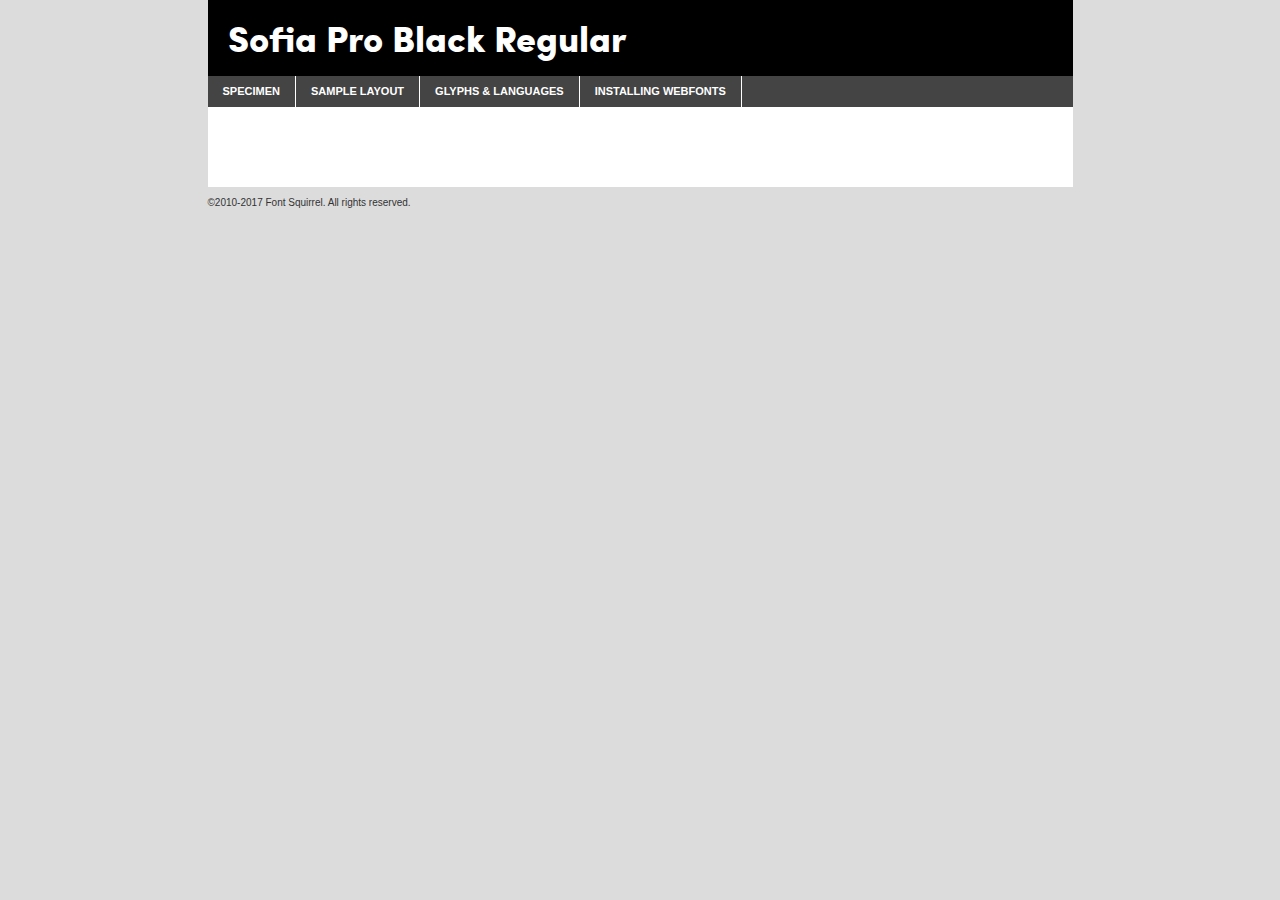
<file: fonts/WebFontSofiaPro/sofiaproblack-demo.html>
<!DOCTYPE html PUBLIC "-//W3C//DTD XHTML 1.0 Transitional//EN"
	"http://www.w3.org/TR/xhtml1/DTD/xhtml1-transitional.dtd">

<html xmlns="http://www.w3.org/1999/xhtml" xml:lang="en" lang="en">
<head>
	<meta http-equiv="Content-Type" content="text/html; charset=utf-8" />
	<script src="http://ajax.googleapis.com/ajax/libs/jquery/1.7.2/jquery.min.js" type="text/javascript" charset="utf-8"></script>
	<script type="text/javascript">
	(function($){$.fn.easyTabs=function(option){var param=jQuery.extend({fadeSpeed:"fast",defaultContent:1,activeClass:'active'},option);$(this).each(function(){var thisId="#"+this.id;if(param.defaultContent==''){param.defaultContent=1;}
	if(typeof param.defaultContent=="number")
	{var defaultTab=$(thisId+" .tabs li:eq("+(param.defaultContent-1)+") a").attr('href').substr(1);}else{var defaultTab=param.defaultContent;}
	$(thisId+" .tabs li a").each(function(){var tabToHide=$(this).attr('href').substr(1);$("#"+tabToHide).addClass('easytabs-tab-content');});hideAll();changeContent(defaultTab);function hideAll(){$(thisId+" .easytabs-tab-content").hide();}
	function changeContent(tabId){hideAll();$(thisId+" .tabs li").removeClass(param.activeClass);$(thisId+" .tabs li a[href=#"+tabId+"]").closest('li').addClass(param.activeClass);if(param.fadeSpeed!="none")
	{$(thisId+" #"+tabId).fadeIn(param.fadeSpeed);}else{$(thisId+" #"+tabId).show();}}
	$(thisId+" .tabs li").click(function(){var tabId=$(this).find('a').attr('href').substr(1);changeContent(tabId);return false;});});}})(jQuery);
	</script>
	<link rel="stylesheet" href="specimen_files/specimen_stylesheet.css" type="text/css" charset="utf-8" />
	<link rel="stylesheet" href="stylesheet.css" type="text/css" charset="utf-8" />

	<style type="text/css">
					body{
				font-family: 'sofia_problack';
							}
		</style>

	<title>Sofia Pro Black Regular Specimen</title>
	
	
	<script type="text/javascript" charset="utf-8">
		$(document).ready(function() {
			$('#container').easyTabs({defaultContent:1});
		});
	</script>
</head>

<body>
<div id="container">
	<div id="header">
		Sofia Pro Black Regular	</div>
	<ul class="tabs">
		<li><a href="#specimen">Specimen</a></li>
		<li><a href="#layout">Sample Layout</a></li>
				<li><a href="#glyphs">Glyphs &amp; Languages</a></li>
		<li><a href="#installing">Installing Webfonts</a></li>
		
	</ul>
	
	<div id="main_content">

		
			<div id="specimen">
		
				<div class="section">
					<div class="grid12 firstcol">
						<div class="huge">AaBb</div>
					</div>
				</div>
		
				<div class="section">
					<div class="glyph_range">A&#x200B;B&#x200b;C&#x200b;D&#x200b;E&#x200b;F&#x200b;G&#x200b;H&#x200b;I&#x200b;J&#x200b;K&#x200b;L&#x200b;M&#x200b;N&#x200b;O&#x200b;P&#x200b;Q&#x200b;R&#x200b;S&#x200b;T&#x200b;U&#x200b;V&#x200b;W&#x200b;X&#x200b;Y&#x200b;Z&#x200b;a&#x200b;b&#x200b;c&#x200b;d&#x200b;e&#x200b;f&#x200b;g&#x200b;h&#x200b;i&#x200b;j&#x200b;k&#x200b;l&#x200b;m&#x200b;n&#x200b;o&#x200b;p&#x200b;q&#x200b;r&#x200b;s&#x200b;t&#x200b;u&#x200b;v&#x200b;w&#x200b;x&#x200b;y&#x200b;z&#x200b;1&#x200b;2&#x200b;3&#x200b;4&#x200b;5&#x200b;6&#x200b;7&#x200b;8&#x200b;9&#x200b;0&#x200b;&amp;&#x200b;.&#x200b;,&#x200b;?&#x200b;!&#x200b;&#64;&#x200b;(&#x200b;)&#x200b;#&#x200b;$&#x200b;%&#x200b;*&#x200b;+&#x200b;-&#x200b;=&#x200b;:&#x200b;;</div>
				</div>
				<div class="section">
					<div class="grid12 firstcol">
						<table class="sample_table">
							<tr><td>10</td><td class="size10">abcdefghijklmnopqrstuvwxyzABCDEFGHIJKLMNOPQRSTUVWXYZ0123456789abcdefghijklmnopqrstuvwxyzABCDEFGHIJKLMNOPQRSTUVWXYZ0123456789abcdefghijklmnopqrstuvwxyzABCDEFGHIJKLMNOPQRSTUVWXYZ</td></tr>
							<tr><td>11</td><td class="size11">abcdefghijklmnopqrstuvwxyzABCDEFGHIJKLMNOPQRSTUVWXYZ0123456789abcdefghijklmnopqrstuvwxyzABCDEFGHIJKLMNOPQRSTUVWXYZ0123456789abcdefghijklmnopqrstuvwxyzABCDEFGHIJKLMNOPQRSTUVWXYZ</td></tr>
							<tr><td>12</td><td class="size12">abcdefghijklmnopqrstuvwxyzABCDEFGHIJKLMNOPQRSTUVWXYZ0123456789abcdefghijklmnopqrstuvwxyzABCDEFGHIJKLMNOPQRSTUVWXYZ0123456789abcdefghijklmnopqrstuvwxyzABCDEFGHIJKLMNOPQRSTUVWXYZ</td></tr>
							<tr><td>13</td><td class="size13">abcdefghijklmnopqrstuvwxyzABCDEFGHIJKLMNOPQRSTUVWXYZ0123456789abcdefghijklmnopqrstuvwxyzABCDEFGHIJKLMNOPQRSTUVWXYZ0123456789abcdefghijklmnopqrstuvwxyzABCDEFGHIJKLMNOPQRSTUVWXYZ</td></tr>
							<tr><td>14</td><td class="size14">abcdefghijklmnopqrstuvwxyzABCDEFGHIJKLMNOPQRSTUVWXYZ0123456789abcdefghijklmnopqrstuvwxyzABCDEFGHIJKLMNOPQRSTUVWXYZ0123456789abcdefghijklmnopqrstuvwxyzABCDEFGHIJKLMNOPQRSTUVWXYZ</td></tr>
							<tr><td>16</td><td class="size16">abcdefghijklmnopqrstuvwxyzABCDEFGHIJKLMNOPQRSTUVWXYZ0123456789abcdefghijklmnopqrstuvwxyzABCDEFGHIJKLMNOPQRSTUVWXYZ</td></tr>
							<tr><td>18</td><td class="size18">abcdefghijklmnopqrstuvwxyzABCDEFGHIJKLMNOPQRSTUVWXYZ0123456789abcdefghijklmnopqrstuvwxyzABCDEFGHIJKLMNOPQRSTUVWXYZ</td></tr>
							<tr><td>20</td><td class="size20">abcdefghijklmnopqrstuvwxyzABCDEFGHIJKLMNOPQRSTUVWXYZ0123456789abcdefghijklmnopqrstuvwxyzABCDEFGHIJKLMNOPQRSTUVWXYZ</td></tr>
							<tr><td>24</td><td class="size24">abcdefghijklmnopqrstuvwxyzABCDEFGHIJKLMNOPQRSTUVWXYZ0123456789abcdefghijklmnopqrstuvwxyzABCDEFGHIJKLMNOPQRSTUVWXYZ</td></tr>
							<tr><td>30</td><td class="size30">abcdefghijklmnopqrstuvwxyzABCDEFGHIJKLMNOPQRSTUVWXYZ0123456789abcdefghijklmnopqrstuvwxyzABCDEFGHIJKLMNOPQRSTUVWXYZ</td></tr>
							<tr><td>36</td><td class="size36">abcdefghijklmnopqrstuvwxyzABCDEFGHIJKLMNOPQRSTUVWXYZ0123456789abcdefghijklmnopqrstuvwxyzABCDEFGHIJKLMNOPQRSTUVWXYZ</td></tr>
							<tr><td>48</td><td class="size48">abcdefghijklmnopqrstuvwxyzABCDEFGHIJKLMNOPQRSTUVWXYZ0123456789abcdefghijklmnopqrstuvwxyzABCDEFGHIJKLMNOPQRSTUVWXYZ</td></tr>
							<tr><td>60</td><td class="size60">abcdefghijklmnopqrstuvwxyzABCDEFGHIJKLMNOPQRSTUVWXYZ0123456789abcdefghijklmnopqrstuvwxyzABCDEFGHIJKLMNOPQRSTUVWXYZ</td></tr>
							<tr><td>72</td><td class="size72">abcdefghijklmnopqrstuvwxyzABCDEFGHIJKLMNOPQRSTUVWXYZ0123456789abcdefghijklmnopqrstuvwxyzABCDEFGHIJKLMNOPQRSTUVWXYZ</td></tr>
							<tr><td>90</td><td class="size90">abcdefghijklmnopqrstuvwxyzABCDEFGHIJKLMNOPQRSTUVWXYZ0123456789abcdefghijklmnopqrstuvwxyzABCDEFGHIJKLMNOPQRSTUVWXYZ</td></tr>
						</table>
				
					</div>
			
				</div>
		
		
		
								<div class="section" id="bodycomparison">


										<div id="xheight">
				<div class="fontbody">&#x25FC;&#x25FC;&#x25FC;&#x25FC;&#x25FC;&#x25FC;&#x25FC;&#x25FC;&#x25FC;&#x25FC;&#x25FC;&#x25FC;&#x25FC;&#x25FC;&#x25FC;&#x25FC;&#x25FC;&#x25FC;&#x25FC;&#x25FC;&#x25FC;&#x25FC;&#x25FC;&#x25FC;&#x25FC;&#x25FC;&#x25FC;&#x25FC;&#x25FC;&#x25FC;&#x25FC;&#x25FC;&#x25FC;&#x25FC;&#x25FC;&#x25FC;&#x25FC;&#x25FC;&#x25FC;&#x25FC;&#x25FC;&#x25FC;&#x25FC;&#x25FC;&#x25FC;&#x25FC;&#x25FC;&#x25FC;&#x25FC;&#x25FC;&#x25FC;&#x25FC;&#x25FC;&#x25FC;&#x25FC;&#x25FC;&#x25FC;&#x25FC;&#x25FC;&#x25FC;&#x25FC;&#x25FC;&#x25FC;&#x25FC;&#x25FC;&#x25FC;&#x25FC;&#x25FC;&#x25FC;&#x25FC;&#x25FC;&#x25FC;&#x25FC;&#x25FC;&#x25FC;&#x25FC;&#x25FC;&#x25FC;&#x25FC;&#x25FC;&#x25FC;&#x25FC;&#x25FC;&#x25FC;&#x25FC;&#x25FC;&#x25FC;&#x25FC;&#x25FC;&#x25FC;&#x25FC;&#x25FC;&#x25FC;&#x25FC;&#x25FC;&#x25FC;&#x25FC;&#x25FC;&#x25FC;body</div><div class="arialbody">body</div><div class="verdanabody">body</div><div class="georgiabody">body</div></div>
										<div class="fontbody" style="z-index:1">
											body<span>Sofia Pro Black Regular</span>
										</div>
										<div class="arialbody" style="z-index:1">
											body<span>Arial</span>
										</div>
										<div class="verdanabody" style="z-index:1">
											body<span>Verdana</span>
										</div>
										<div class="georgiabody" style="z-index:1">
											body<span>Georgia</span>
										</div>



								</div>
		
		
				<div class="section psample psample_row1" id="">
					
					<div class="grid2 firstcol">
						<p class="size10"><span>10.</span>Aenean lacinia bibendum nulla sed consectetur. Fusce dapibus, tellus ac cursus commodo, tortor mauris condimentum nibh, ut fermentum massa justo sit amet risus. Nullam id dolor id nibh ultricies vehicula ut id elit. Cum sociis natoque penatibus et magnis dis parturient montes, nascetur ridiculus mus. Nulla vitae elit libero, a pharetra augue.</p>
			
					</div>
					<div class="grid3">
						<p class="size11"><span>11.</span>Aenean lacinia bibendum nulla sed consectetur. Fusce dapibus, tellus ac cursus commodo, tortor mauris condimentum nibh, ut fermentum massa justo sit amet risus. Nullam id dolor id nibh ultricies vehicula ut id elit. Cum sociis natoque penatibus et magnis dis parturient montes, nascetur ridiculus mus. Nulla vitae elit libero, a pharetra augue.</p>
			
					</div>
					<div class="grid3">
						<p class="size12"><span>12.</span>Aenean lacinia bibendum nulla sed consectetur. Fusce dapibus, tellus ac cursus commodo, tortor mauris condimentum nibh, ut fermentum massa justo sit amet risus. Nullam id dolor id nibh ultricies vehicula ut id elit. Cum sociis natoque penatibus et magnis dis parturient montes, nascetur ridiculus mus. Nulla vitae elit libero, a pharetra augue.</p>
			
					</div>
					<div class="grid4">
						<p class="size13"><span>13.</span>Aenean lacinia bibendum nulla sed consectetur. Fusce dapibus, tellus ac cursus commodo, tortor mauris condimentum nibh, ut fermentum massa justo sit amet risus. Nullam id dolor id nibh ultricies vehicula ut id elit. Cum sociis natoque penatibus et magnis dis parturient montes, nascetur ridiculus mus. Nulla vitae elit libero, a pharetra augue.</p>
			
					</div>
					<div class="white_blend"></div>
					
				</div>
				<div class="section psample psample_row2" id="">
					<div class="grid3 firstcol">
						<p class="size14"><span>14.</span>Aenean lacinia bibendum nulla sed consectetur. Fusce dapibus, tellus ac cursus commodo, tortor mauris condimentum nibh, ut fermentum massa justo sit amet risus. Nullam id dolor id nibh ultricies vehicula ut id elit. Cum sociis natoque penatibus et magnis dis parturient montes, nascetur ridiculus mus. Nulla vitae elit libero, a pharetra augue.</p>
			
					</div>
					<div class="grid4">
						<p class="size16"><span>16.</span>Aenean lacinia bibendum nulla sed consectetur. Fusce dapibus, tellus ac cursus commodo, tortor mauris condimentum nibh, ut fermentum massa justo sit amet risus. Nullam id dolor id nibh ultricies vehicula ut id elit. Cum sociis natoque penatibus et magnis dis parturient montes, nascetur ridiculus mus. Nulla vitae elit libero, a pharetra augue.</p>
			
					</div>
					<div class="grid5">
						<p class="size18"><span>18.</span>Aenean lacinia bibendum nulla sed consectetur. Fusce dapibus, tellus ac cursus commodo, tortor mauris condimentum nibh, ut fermentum massa justo sit amet risus. Nullam id dolor id nibh ultricies vehicula ut id elit. Cum sociis natoque penatibus et magnis dis parturient montes, nascetur ridiculus mus. Nulla vitae elit libero, a pharetra augue.</p>
			
					</div>

					<div class="white_blend"></div>

				</div>
				
				<div class="section psample psample_row3" id="">
					<div class="grid5 firstcol">
						<p class="size20"><span>20.</span>Aenean lacinia bibendum nulla sed consectetur. Fusce dapibus, tellus ac cursus commodo, tortor mauris condimentum nibh, ut fermentum massa justo sit amet risus. Nullam id dolor id nibh ultricies vehicula ut id elit. Cum sociis natoque penatibus et magnis dis parturient montes, nascetur ridiculus mus. Nulla vitae elit libero, a pharetra augue.</p>
					</div>
					<div class="grid7">
						<p class="size24"><span>24.</span>Aenean lacinia bibendum nulla sed consectetur. Fusce dapibus, tellus ac cursus commodo, tortor mauris condimentum nibh, ut fermentum massa justo sit amet risus. Nullam id dolor id nibh ultricies vehicula ut id elit. Cum sociis natoque penatibus et magnis dis parturient montes, nascetur ridiculus mus. Nulla vitae elit libero, a pharetra augue.</p>
					</div>
					
					<div class="white_blend"></div>
					
				</div>
				
				<div class="section psample psample_row4" id="">
					<div class="grid12 firstcol">
						<p class="size30"><span>30.</span>Aenean lacinia bibendum nulla sed consectetur. Fusce dapibus, tellus ac cursus commodo, tortor mauris condimentum nibh, ut fermentum massa justo sit amet risus. Nullam id dolor id nibh ultricies vehicula ut id elit. Cum sociis natoque penatibus et magnis dis parturient montes, nascetur ridiculus mus. Nulla vitae elit libero, a pharetra augue.</p>
					</div>
					<div class="white_blend"></div>
					
				</div>
				
				
				
				<div class="section psample psample_row1 fullreverse">
					<div class="grid2 firstcol">
						<p class="size10"><span>10.</span>Aenean lacinia bibendum nulla sed consectetur. Fusce dapibus, tellus ac cursus commodo, tortor mauris condimentum nibh, ut fermentum massa justo sit amet risus. Nullam id dolor id nibh ultricies vehicula ut id elit. Cum sociis natoque penatibus et magnis dis parturient montes, nascetur ridiculus mus. Nulla vitae elit libero, a pharetra augue.</p>
			
					</div>
					<div class="grid3">
						<p class="size11"><span>11.</span>Aenean lacinia bibendum nulla sed consectetur. Fusce dapibus, tellus ac cursus commodo, tortor mauris condimentum nibh, ut fermentum massa justo sit amet risus. Nullam id dolor id nibh ultricies vehicula ut id elit. Cum sociis natoque penatibus et magnis dis parturient montes, nascetur ridiculus mus. Nulla vitae elit libero, a pharetra augue.</p>
			
					</div>
					<div class="grid3">
						<p class="size12"><span>12.</span>Aenean lacinia bibendum nulla sed consectetur. Fusce dapibus, tellus ac cursus commodo, tortor mauris condimentum nibh, ut fermentum massa justo sit amet risus. Nullam id dolor id nibh ultricies vehicula ut id elit. Cum sociis natoque penatibus et magnis dis parturient montes, nascetur ridiculus mus. Nulla vitae elit libero, a pharetra augue.</p>
			
					</div>
					<div class="grid4">
						<p class="size13"><span>13.</span>Aenean lacinia bibendum nulla sed consectetur. Fusce dapibus, tellus ac cursus commodo, tortor mauris condimentum nibh, ut fermentum massa justo sit amet risus. Nullam id dolor id nibh ultricies vehicula ut id elit. Cum sociis natoque penatibus et magnis dis parturient montes, nascetur ridiculus mus. Nulla vitae elit libero, a pharetra augue.</p>
			
					</div>
					<div class="black_blend"></div>
					
				</div>
				
				<div class="section psample psample_row2 fullreverse">
					<div class="grid3 firstcol">
						<p class="size14"><span>14.</span>Aenean lacinia bibendum nulla sed consectetur. Fusce dapibus, tellus ac cursus commodo, tortor mauris condimentum nibh, ut fermentum massa justo sit amet risus. Nullam id dolor id nibh ultricies vehicula ut id elit. Cum sociis natoque penatibus et magnis dis parturient montes, nascetur ridiculus mus. Nulla vitae elit libero, a pharetra augue.</p>
			
					</div>
					<div class="grid4">
						<p class="size16"><span>16.</span>Aenean lacinia bibendum nulla sed consectetur. Fusce dapibus, tellus ac cursus commodo, tortor mauris condimentum nibh, ut fermentum massa justo sit amet risus. Nullam id dolor id nibh ultricies vehicula ut id elit. Cum sociis natoque penatibus et magnis dis parturient montes, nascetur ridiculus mus. Nulla vitae elit libero, a pharetra augue.</p>
			
					</div>
					<div class="grid5">
						<p class="size18"><span>18.</span>Aenean lacinia bibendum nulla sed consectetur. Fusce dapibus, tellus ac cursus commodo, tortor mauris condimentum nibh, ut fermentum massa justo sit amet risus. Nullam id dolor id nibh ultricies vehicula ut id elit. Cum sociis natoque penatibus et magnis dis parturient montes, nascetur ridiculus mus. Nulla vitae elit libero, a pharetra augue.</p>
			
					</div>
					<div class="black_blend"></div>

				</div>
				
				<div class="section psample fullreverse psample_row3" id="">
					<div class="grid5 firstcol">
						<p class="size20"><span>20.</span>Aenean lacinia bibendum nulla sed consectetur. Fusce dapibus, tellus ac cursus commodo, tortor mauris condimentum nibh, ut fermentum massa justo sit amet risus. Nullam id dolor id nibh ultricies vehicula ut id elit. Cum sociis natoque penatibus et magnis dis parturient montes, nascetur ridiculus mus. Nulla vitae elit libero, a pharetra augue.</p>
					</div>
					<div class="grid7">
						<p class="size24"><span>24.</span>Aenean lacinia bibendum nulla sed consectetur. Fusce dapibus, tellus ac cursus commodo, tortor mauris condimentum nibh, ut fermentum massa justo sit amet risus. Nullam id dolor id nibh ultricies vehicula ut id elit. Cum sociis natoque penatibus et magnis dis parturient montes, nascetur ridiculus mus. Nulla vitae elit libero, a pharetra augue.</p>
					</div>
					
					<div class="black_blend"></div>
					
				</div>
				
				<div class="section psample fullreverse psample_row4" id="" style="border-bottom: 20px #000 solid;">
					<div class="grid12 firstcol">
						<p class="size30"><span>30.</span>Aenean lacinia bibendum nulla sed consectetur. Fusce dapibus, tellus ac cursus commodo, tortor mauris condimentum nibh, ut fermentum massa justo sit amet risus. Nullam id dolor id nibh ultricies vehicula ut id elit. Cum sociis natoque penatibus et magnis dis parturient montes, nascetur ridiculus mus. Nulla vitae elit libero, a pharetra augue.</p>
					</div>
					<div class="black_blend"></div>
					
				</div>
				
				
				
				
			</div>
			
			<div id="layout">
				
				<div class="section">
					
					<div class="grid12 firstcol">
						<h1>Lorem Ipsum Dolor</h1>
						<h2>Etiam porta sem malesuada magna mollis euismod</h2>
						
						<p class="byline">By <a href="#link">Aenean Lacinia</a></p>
					</div>
				</div>
				<div class="section">
					<div class="grid8 firstcol">
						<p class="large">Donec sed odio dui. Morbi leo risus, porta ac consectetur ac, vestibulum at eros. Fusce dapibus, tellus ac cursus commodo, tortor mauris condimentum nibh, ut fermentum massa justo sit amet risus. </p>

						
						<h3>Pellentesque ornare sem</h3>

						<p>Maecenas sed diam eget risus varius blandit sit amet non magna. Maecenas faucibus mollis interdum. Donec ullamcorper nulla non metus auctor fringilla. Nullam id dolor id nibh ultricies vehicula ut id elit. Nullam id dolor id nibh ultricies vehicula ut id elit. </p>

						<p>Aenean eu leo quam. Pellentesque ornare sem lacinia quam venenatis vestibulum. Lorem ipsum dolor sit amet, consectetur adipiscing elit. Cum sociis natoque penatibus et magnis dis parturient montes, nascetur ridiculus mus. </p>

						<p>Nulla vitae elit libero, a pharetra augue. Praesent commodo cursus magna, vel scelerisque nisl consectetur et. Aenean lacinia bibendum nulla sed consectetur. </p>

						<p>Nullam quis risus eget urna mollis ornare vel eu leo. Nullam quis risus eget urna mollis ornare vel eu leo. Maecenas sed diam eget risus varius blandit sit amet non magna. Donec ullamcorper nulla non metus auctor fringilla. </p>

						<h3>Cras mattis consectetur</h3>

						<p>Aenean eu leo quam. Pellentesque ornare sem lacinia quam venenatis vestibulum. Aenean lacinia bibendum nulla sed consectetur. Integer posuere erat a ante venenatis dapibus posuere velit aliquet. Cras mattis consectetur purus sit amet fermentum. </p>

						<p>Nullam id dolor id nibh ultricies vehicula ut id elit. Nullam quis risus eget urna mollis ornare vel eu leo. Cras mattis consectetur purus sit amet fermentum.</p>
					</div>
					
					<div class="grid4 sidebar">
						
						<div class="box reverse">
							<p class="last">Nullam quis risus eget urna mollis ornare vel eu leo. Donec ullamcorper nulla non metus auctor fringilla. Cras mattis consectetur purus sit amet fermentum. Sed posuere consectetur est at lobortis. Lorem ipsum dolor sit amet, consectetur adipiscing elit. </p>
						</div>
						
						<p class="caption">Maecenas sed diam eget risus varius.</p>

						<p>Vestibulum id ligula porta felis euismod semper. Integer posuere erat a ante venenatis dapibus posuere velit aliquet. Vestibulum id ligula porta felis euismod semper. Sed posuere consectetur est at lobortis. Maecenas sed diam eget risus varius blandit sit amet non magna. Fusce dapibus, tellus ac cursus commodo, tortor mauris condimentum nibh, ut fermentum massa justo sit amet risus. </p>

					

						<p>Duis mollis, est non commodo luctus, nisi erat porttitor ligula, eget lacinia odio sem nec elit. Aenean lacinia bibendum nulla sed consectetur. Vivamus sagittis lacus vel augue laoreet rutrum faucibus dolor auctor. Aenean lacinia bibendum nulla sed consectetur. Nullam quis risus eget urna mollis ornare vel eu leo. </p>

						<p>Praesent commodo cursus magna, vel scelerisque nisl consectetur et. Donec ullamcorper nulla non metus auctor fringilla. Maecenas faucibus mollis interdum. Fusce dapibus, tellus ac cursus commodo, tortor mauris condimentum nibh, ut fermentum massa justo sit amet risus. </p>

					</div>
				</div>
				
			</div>


			



		<div id="glyphs">
			<div class="section">
				<div class="grid12 firstcol">
			
				<h1>Language Support</h1>
				<p>The subset of Sofia Pro Black Regular in this kit supports the following languages:<br />
			
					Albanian, Basque, Breton, Chamorro, Danish, Dutch, English, Faroese, Finnish, French, Frisian, Galician, German, Icelandic, Italian, Malagasy, Norwegian, Portuguese, Spanish, Alsatian, Aragonese, Arapaho, Arrernte, Asturian, Aymara, Bislama, Cebuano, Corsican, Fijian, French_creole, Genoese, Gilbertese, Greenlandic, Haitian_creole, Hiligaynon, Hmong, Hopi, Ibanag, Iloko_ilokano, Indonesian, Interglossa_glosa, Interlingua, Irish_gaelic, Jerriais, Lojban, Lombard, Luxembourgeois, Manx, Mohawk, Norfolk_pitcairnese, Occitan, Oromo, Pangasinan, Papiamento, Piedmontese, Potawatomi, Rhaeto-romance, Romansh, Rotokas, Sami_lule, Samoan, Sardinian, Scots_gaelic, Seychelles_creole, Shona, Sicilian, Somali, Southern_ndebele, Swahili, Swati_swazi, Tagalog_filipino_pilipino, Tetum, Tok_pisin, Uyghur_latinized, Volapuk, Walloon, Warlpiri, Xhosa, Yapese, Zulu, Latinbasic, Demo				</p>
				<h1>Glyph Chart</h1>
				<p>The subset of Sofia Pro Black Regular in this kit includes all the glyphs listed below. Unicode entities are included above each glyph to help you insert individual characters into your layout.</p>
				<div id="glyph_chart">
			
																				 <div><p>&amp;#13;</p>&#13;</div>
																				 <div><p>&amp;#32;</p>&#32;</div>
																				 <div><p>&amp;#33;</p>&#33;</div>
																				 <div><p>&amp;#34;</p>&#34;</div>
																				 <div><p>&amp;#35;</p>&#35;</div>
																				 <div><p>&amp;#36;</p>&#36;</div>
																				 <div><p>&amp;#37;</p>&#37;</div>
																				 <div><p>&amp;#38;</p>&#38;</div>
																				 <div><p>&amp;#39;</p>&#39;</div>
																				 <div><p>&amp;#40;</p>&#40;</div>
																				 <div><p>&amp;#41;</p>&#41;</div>
																				 <div><p>&amp;#42;</p>&#42;</div>
																				 <div><p>&amp;#43;</p>&#43;</div>
																				 <div><p>&amp;#44;</p>&#44;</div>
																				 <div><p>&amp;#45;</p>&#45;</div>
																				 <div><p>&amp;#46;</p>&#46;</div>
																				 <div><p>&amp;#47;</p>&#47;</div>
																				 <div><p>&amp;#48;</p>&#48;</div>
																				 <div><p>&amp;#49;</p>&#49;</div>
																				 <div><p>&amp;#50;</p>&#50;</div>
																				 <div><p>&amp;#51;</p>&#51;</div>
																				 <div><p>&amp;#52;</p>&#52;</div>
																				 <div><p>&amp;#53;</p>&#53;</div>
																				 <div><p>&amp;#54;</p>&#54;</div>
																				 <div><p>&amp;#55;</p>&#55;</div>
																				 <div><p>&amp;#56;</p>&#56;</div>
																				 <div><p>&amp;#57;</p>&#57;</div>
																				 <div><p>&amp;#58;</p>&#58;</div>
																				 <div><p>&amp;#59;</p>&#59;</div>
																				 <div><p>&amp;#60;</p>&#60;</div>
																				 <div><p>&amp;#61;</p>&#61;</div>
																				 <div><p>&amp;#62;</p>&#62;</div>
																				 <div><p>&amp;#63;</p>&#63;</div>
																				 <div><p>&amp;#64;</p>&#64;</div>
																				 <div><p>&amp;#65;</p>&#65;</div>
																				 <div><p>&amp;#66;</p>&#66;</div>
																				 <div><p>&amp;#67;</p>&#67;</div>
																				 <div><p>&amp;#68;</p>&#68;</div>
																				 <div><p>&amp;#69;</p>&#69;</div>
																				 <div><p>&amp;#70;</p>&#70;</div>
																				 <div><p>&amp;#71;</p>&#71;</div>
																				 <div><p>&amp;#72;</p>&#72;</div>
																				 <div><p>&amp;#73;</p>&#73;</div>
																				 <div><p>&amp;#74;</p>&#74;</div>
																				 <div><p>&amp;#75;</p>&#75;</div>
																				 <div><p>&amp;#76;</p>&#76;</div>
																				 <div><p>&amp;#77;</p>&#77;</div>
																				 <div><p>&amp;#78;</p>&#78;</div>
																				 <div><p>&amp;#79;</p>&#79;</div>
																				 <div><p>&amp;#80;</p>&#80;</div>
																				 <div><p>&amp;#81;</p>&#81;</div>
																				 <div><p>&amp;#82;</p>&#82;</div>
																				 <div><p>&amp;#83;</p>&#83;</div>
																				 <div><p>&amp;#84;</p>&#84;</div>
																				 <div><p>&amp;#85;</p>&#85;</div>
																				 <div><p>&amp;#86;</p>&#86;</div>
																				 <div><p>&amp;#87;</p>&#87;</div>
																				 <div><p>&amp;#88;</p>&#88;</div>
																				 <div><p>&amp;#89;</p>&#89;</div>
																				 <div><p>&amp;#90;</p>&#90;</div>
																				 <div><p>&amp;#91;</p>&#91;</div>
																				 <div><p>&amp;#92;</p>&#92;</div>
																				 <div><p>&amp;#93;</p>&#93;</div>
																				 <div><p>&amp;#95;</p>&#95;</div>
																				 <div><p>&amp;#96;</p>&#96;</div>
																				 <div><p>&amp;#97;</p>&#97;</div>
																				 <div><p>&amp;#98;</p>&#98;</div>
																				 <div><p>&amp;#99;</p>&#99;</div>
																				 <div><p>&amp;#100;</p>&#100;</div>
																				 <div><p>&amp;#101;</p>&#101;</div>
																				 <div><p>&amp;#102;</p>&#102;</div>
																				 <div><p>&amp;#103;</p>&#103;</div>
																				 <div><p>&amp;#104;</p>&#104;</div>
																				 <div><p>&amp;#105;</p>&#105;</div>
																				 <div><p>&amp;#106;</p>&#106;</div>
																				 <div><p>&amp;#107;</p>&#107;</div>
																				 <div><p>&amp;#108;</p>&#108;</div>
																				 <div><p>&amp;#109;</p>&#109;</div>
																				 <div><p>&amp;#110;</p>&#110;</div>
																				 <div><p>&amp;#111;</p>&#111;</div>
																				 <div><p>&amp;#112;</p>&#112;</div>
																				 <div><p>&amp;#113;</p>&#113;</div>
																				 <div><p>&amp;#114;</p>&#114;</div>
																				 <div><p>&amp;#115;</p>&#115;</div>
																				 <div><p>&amp;#116;</p>&#116;</div>
																				 <div><p>&amp;#117;</p>&#117;</div>
																				 <div><p>&amp;#118;</p>&#118;</div>
																				 <div><p>&amp;#119;</p>&#119;</div>
																				 <div><p>&amp;#120;</p>&#120;</div>
																				 <div><p>&amp;#121;</p>&#121;</div>
																				 <div><p>&amp;#122;</p>&#122;</div>
																				 <div><p>&amp;#123;</p>&#123;</div>
																				 <div><p>&amp;#124;</p>&#124;</div>
																				 <div><p>&amp;#125;</p>&#125;</div>
																				 <div><p>&amp;#160;</p>&#160;</div>
																				 <div><p>&amp;#161;</p>&#161;</div>
																				 <div><p>&amp;#162;</p>&#162;</div>
																				 <div><p>&amp;#163;</p>&#163;</div>
																				 <div><p>&amp;#164;</p>&#164;</div>
																				 <div><p>&amp;#165;</p>&#165;</div>
																				 <div><p>&amp;#166;</p>&#166;</div>
																				 <div><p>&amp;#167;</p>&#167;</div>
																				 <div><p>&amp;#168;</p>&#168;</div>
																				 <div><p>&amp;#169;</p>&#169;</div>
																				 <div><p>&amp;#170;</p>&#170;</div>
																				 <div><p>&amp;#171;</p>&#171;</div>
																				 <div><p>&amp;#172;</p>&#172;</div>
																				 <div><p>&amp;#173;</p>&#173;</div>
																				 <div><p>&amp;#174;</p>&#174;</div>
																				 <div><p>&amp;#175;</p>&#175;</div>
																				 <div><p>&amp;#176;</p>&#176;</div>
																				 <div><p>&amp;#177;</p>&#177;</div>
																				 <div><p>&amp;#178;</p>&#178;</div>
																				 <div><p>&amp;#179;</p>&#179;</div>
																				 <div><p>&amp;#180;</p>&#180;</div>
																				 <div><p>&amp;#181;</p>&#181;</div>
																				 <div><p>&amp;#182;</p>&#182;</div>
																				 <div><p>&amp;#183;</p>&#183;</div>
																				 <div><p>&amp;#184;</p>&#184;</div>
																				 <div><p>&amp;#185;</p>&#185;</div>
																				 <div><p>&amp;#186;</p>&#186;</div>
																				 <div><p>&amp;#187;</p>&#187;</div>
																				 <div><p>&amp;#188;</p>&#188;</div>
																				 <div><p>&amp;#189;</p>&#189;</div>
																				 <div><p>&amp;#190;</p>&#190;</div>
																				 <div><p>&amp;#191;</p>&#191;</div>
																				 <div><p>&amp;#192;</p>&#192;</div>
																				 <div><p>&amp;#193;</p>&#193;</div>
																				 <div><p>&amp;#194;</p>&#194;</div>
																				 <div><p>&amp;#195;</p>&#195;</div>
																				 <div><p>&amp;#196;</p>&#196;</div>
																				 <div><p>&amp;#197;</p>&#197;</div>
																				 <div><p>&amp;#198;</p>&#198;</div>
																				 <div><p>&amp;#199;</p>&#199;</div>
																				 <div><p>&amp;#200;</p>&#200;</div>
																				 <div><p>&amp;#201;</p>&#201;</div>
																				 <div><p>&amp;#202;</p>&#202;</div>
																				 <div><p>&amp;#203;</p>&#203;</div>
																				 <div><p>&amp;#204;</p>&#204;</div>
																				 <div><p>&amp;#205;</p>&#205;</div>
																				 <div><p>&amp;#206;</p>&#206;</div>
																				 <div><p>&amp;#207;</p>&#207;</div>
																				 <div><p>&amp;#208;</p>&#208;</div>
																				 <div><p>&amp;#209;</p>&#209;</div>
																				 <div><p>&amp;#210;</p>&#210;</div>
																				 <div><p>&amp;#211;</p>&#211;</div>
																				 <div><p>&amp;#212;</p>&#212;</div>
																				 <div><p>&amp;#213;</p>&#213;</div>
																				 <div><p>&amp;#214;</p>&#214;</div>
																				 <div><p>&amp;#215;</p>&#215;</div>
																				 <div><p>&amp;#216;</p>&#216;</div>
																				 <div><p>&amp;#217;</p>&#217;</div>
																				 <div><p>&amp;#218;</p>&#218;</div>
																				 <div><p>&amp;#219;</p>&#219;</div>
																				 <div><p>&amp;#220;</p>&#220;</div>
																				 <div><p>&amp;#221;</p>&#221;</div>
																				 <div><p>&amp;#222;</p>&#222;</div>
																				 <div><p>&amp;#223;</p>&#223;</div>
																				 <div><p>&amp;#224;</p>&#224;</div>
																				 <div><p>&amp;#225;</p>&#225;</div>
																				 <div><p>&amp;#226;</p>&#226;</div>
																				 <div><p>&amp;#227;</p>&#227;</div>
																				 <div><p>&amp;#228;</p>&#228;</div>
																				 <div><p>&amp;#229;</p>&#229;</div>
																				 <div><p>&amp;#230;</p>&#230;</div>
																				 <div><p>&amp;#231;</p>&#231;</div>
																				 <div><p>&amp;#232;</p>&#232;</div>
																				 <div><p>&amp;#233;</p>&#233;</div>
																				 <div><p>&amp;#234;</p>&#234;</div>
																				 <div><p>&amp;#235;</p>&#235;</div>
																				 <div><p>&amp;#236;</p>&#236;</div>
																				 <div><p>&amp;#237;</p>&#237;</div>
																				 <div><p>&amp;#238;</p>&#238;</div>
																				 <div><p>&amp;#239;</p>&#239;</div>
																				 <div><p>&amp;#240;</p>&#240;</div>
																				 <div><p>&amp;#241;</p>&#241;</div>
																				 <div><p>&amp;#242;</p>&#242;</div>
																				 <div><p>&amp;#243;</p>&#243;</div>
																				 <div><p>&amp;#244;</p>&#244;</div>
																				 <div><p>&amp;#245;</p>&#245;</div>
																				 <div><p>&amp;#246;</p>&#246;</div>
																				 <div><p>&amp;#247;</p>&#247;</div>
																				 <div><p>&amp;#248;</p>&#248;</div>
																				 <div><p>&amp;#249;</p>&#249;</div>
																				 <div><p>&amp;#250;</p>&#250;</div>
																				 <div><p>&amp;#251;</p>&#251;</div>
																				 <div><p>&amp;#252;</p>&#252;</div>
																				 <div><p>&amp;#253;</p>&#253;</div>
																				 <div><p>&amp;#254;</p>&#254;</div>
																				 <div><p>&amp;#255;</p>&#255;</div>
																				 <div><p>&amp;#338;</p>&#338;</div>
																				 <div><p>&amp;#339;</p>&#339;</div>
																				 <div><p>&amp;#376;</p>&#376;</div>
																				 <div><p>&amp;#710;</p>&#710;</div>
																				 <div><p>&amp;#732;</p>&#732;</div>
																				 <div><p>&amp;#8192;</p>&#8192;</div>
																				 <div><p>&amp;#8193;</p>&#8193;</div>
																				 <div><p>&amp;#8194;</p>&#8194;</div>
																				 <div><p>&amp;#8195;</p>&#8195;</div>
																				 <div><p>&amp;#8196;</p>&#8196;</div>
																				 <div><p>&amp;#8197;</p>&#8197;</div>
																				 <div><p>&amp;#8198;</p>&#8198;</div>
																				 <div><p>&amp;#8199;</p>&#8199;</div>
																				 <div><p>&amp;#8200;</p>&#8200;</div>
																				 <div><p>&amp;#8201;</p>&#8201;</div>
																				 <div><p>&amp;#8202;</p>&#8202;</div>
																				 <div><p>&amp;#8208;</p>&#8208;</div>
																				 <div><p>&amp;#8209;</p>&#8209;</div>
																				 <div><p>&amp;#8210;</p>&#8210;</div>
																				 <div><p>&amp;#8211;</p>&#8211;</div>
																				 <div><p>&amp;#8212;</p>&#8212;</div>
																				 <div><p>&amp;#8216;</p>&#8216;</div>
																				 <div><p>&amp;#8217;</p>&#8217;</div>
																				 <div><p>&amp;#8218;</p>&#8218;</div>
																				 <div><p>&amp;#8220;</p>&#8220;</div>
																				 <div><p>&amp;#8221;</p>&#8221;</div>
																				 <div><p>&amp;#8222;</p>&#8222;</div>
																				 <div><p>&amp;#8226;</p>&#8226;</div>
																				 <div><p>&amp;#8230;</p>&#8230;</div>
																				 <div><p>&amp;#8239;</p>&#8239;</div>
																				 <div><p>&amp;#8249;</p>&#8249;</div>
																				 <div><p>&amp;#8250;</p>&#8250;</div>
																				 <div><p>&amp;#8287;</p>&#8287;</div>
																				 <div><p>&amp;#8364;</p>&#8364;</div>
																				 <div><p>&amp;#8482;</p>&#8482;</div>
																				 <div><p>&amp;#9724;</p>&#9724;</div>
																				 <div><p>&amp;#64257;</p>&#64257;</div>
																				 <div><p>&amp;#64258;</p>&#64258;</div>
																				 <div><p>&amp;#64259;</p>&#64259;</div>
																				 <div><p>&amp;#64260;</p>&#64260;</div>
																																						</div>	
				</div>
		
		
			</div>
		</div>
		
		
		<div id="specs">
			
		</div>
	
		<div id="installing">
			<div class="section">
				<div class="grid7 firstcol">
					<h1>Installing Webfonts</h1>
					
					<p>Webfonts are supported by all major browser platforms but not all in the same way. There are currently four different font formats that must be included in order to target all browsers. This includes TTF, WOFF, EOT and SVG.</p>
					
					<h2>1. Upload your webfonts</h2>
					<p>You must upload your webfont kit to your website. They should be in or near the same directory as your CSS files.</p>
					
					<h2>2. Include the webfont stylesheet</h2>
					<p>A special CSS @font-face declaration helps the various browsers select the appropriate font it needs without causing you a bunch of headaches. Learn more about this syntax by reading the <a href="https://www.fontspring.com/blog/further-hardening-of-the-bulletproof-syntax">Fontspring blog post</a> about it. The code for it is as follows:</p>


<code>
@font-face{ 
	font-family: 'MyWebFont';
	src: url('WebFont.eot');
	src: url('WebFont.eot?#iefix') format('embedded-opentype'),
	     url('WebFont.woff') format('woff'),
	     url('WebFont.ttf') format('truetype'),
	     url('WebFont.svg#webfont') format('svg');
}
</code>

	<p>We've already gone ahead and generated the code for you. All you have to do is link to the stylesheet in your HTML, like this:</p>
	<code>&lt;link rel=&quot;stylesheet&quot; href=&quot;stylesheet.css&quot; type=&quot;text/css&quot; charset=&quot;utf-8&quot; /&gt;</code>

					<h2>3. Modify your own stylesheet</h2>
					<p>To take advantage of your new fonts, you must tell your stylesheet to use them. Look at the original @font-face declaration above and find the property called "font-family." The name linked there will be what you use to reference the font. Prepend that webfont name to the font stack in the "font-family" property, inside the selector you want to change. For example:</p>
<code>p { font-family: 'WebFont', Arial, sans-serif; }</code>

<h2>4. Test</h2>
<p>Getting webfonts to work cross-browser <em>can</em> be tricky. Use the information in the sidebar to help you if you find that fonts aren't loading in a particular browser.</p>
				</div>
				
				<div class="grid5 sidebar">
					<div class="box">
						<h2>Troubleshooting<br />Font-Face Problems</h2>
						<p>Having trouble getting your webfonts to load in your new website? Here are some tips to sort out what might be the problem.</p>

						<h3>Fonts not showing in any browser</h3>

						<p>This sounds like you need to work on the plumbing. You either did not upload the fonts to the correct directory, or you did not link the fonts properly in the CSS. If you've confirmed that all this is correct and you still have a problem, take a look at your .htaccess file and see if requests are getting intercepted.</p>

						<h3>Fonts not loading in iPhone or iPad</h3>

						<p>The most common problem here is that you are serving the fonts from an IIS server. IIS refuses to serve files that have unknown MIME types. If that is the case, you must set the MIME type for SVG to "image/svg+xml" in the server settings. Follow these instructions from Microsoft if you need help.</p>

						<h3>Fonts not loading in Firefox</h3>

						<p>The primary reason for this failure? You are still using a version Firefox older than 3.5. So upgrade already! If that isn't it, then you are very likely serving fonts from a different domain. Firefox requires that all font assets be served from the same domain. Lastly it is possible that you need to add WOFF to your list of MIME types (if you are serving via IIS.)</p>

						<h3>Fonts not loading in IE</h3>

						<p>Are you looking at Internet Explorer on an actual Windows machine or are you cheating by using a service like Adobe BrowserLab? Many of these screenshot services do not render @font-face for IE. Best to test it on a real machine.</p>

						<h3>Fonts not loading in IE9</h3>

						<p>IE9, like Firefox, requires that fonts be served from the same domain as the website. Make sure that is the case.</p>
					</div>
				</div>
			</div>
			
		</div>
	
	</div>
	<div id="footer">
		<p>&copy;2010-2017 Font Squirrel. All rights reserved.</p>
	</div>
</div>
</body>
</html>
</file>
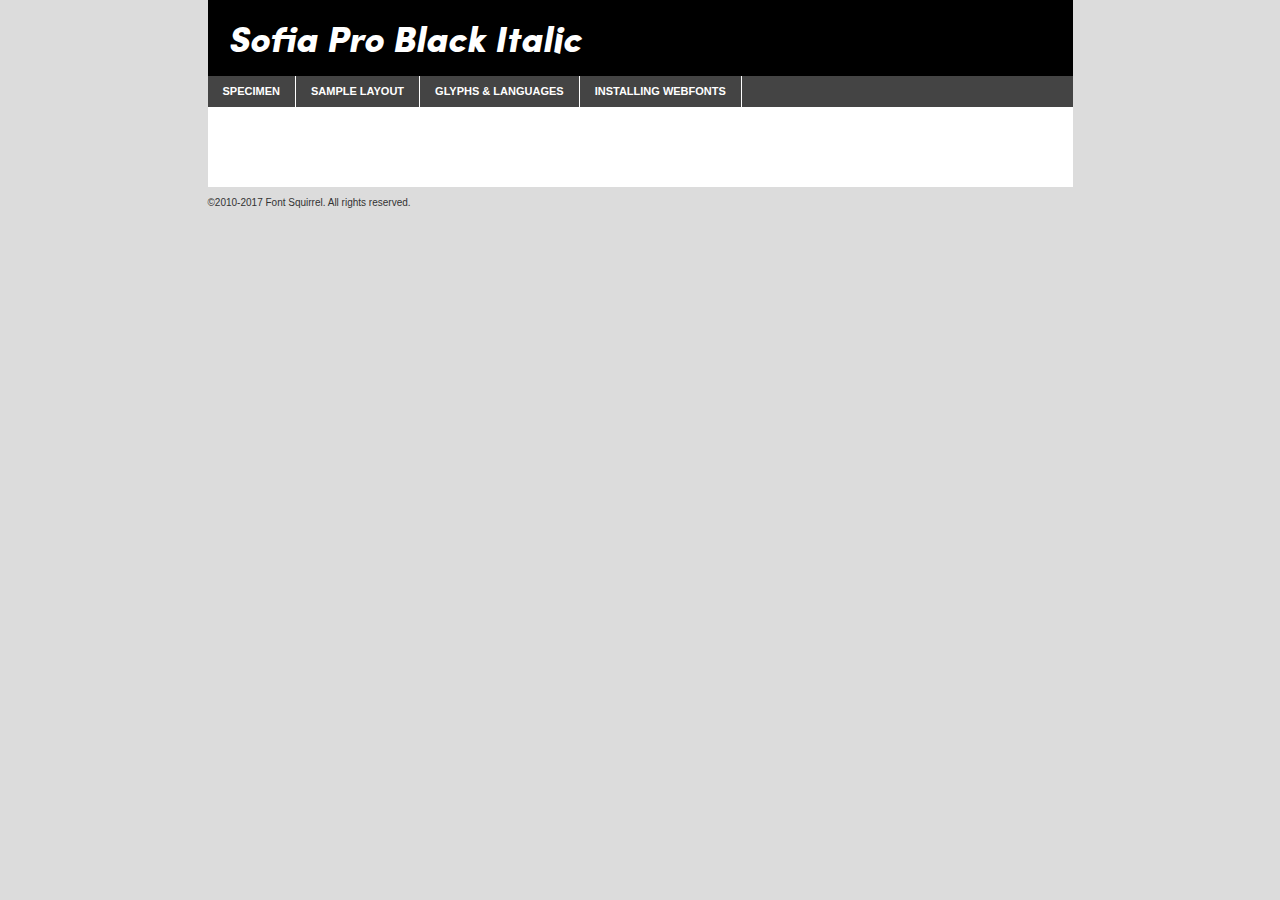
<file: fonts/WebFontSofiaPro/sofiaproblack-italic-demo.html>
<!DOCTYPE html PUBLIC "-//W3C//DTD XHTML 1.0 Transitional//EN"
	"http://www.w3.org/TR/xhtml1/DTD/xhtml1-transitional.dtd">

<html xmlns="http://www.w3.org/1999/xhtml" xml:lang="en" lang="en">
<head>
	<meta http-equiv="Content-Type" content="text/html; charset=utf-8" />
	<script src="http://ajax.googleapis.com/ajax/libs/jquery/1.7.2/jquery.min.js" type="text/javascript" charset="utf-8"></script>
	<script type="text/javascript">
	(function($){$.fn.easyTabs=function(option){var param=jQuery.extend({fadeSpeed:"fast",defaultContent:1,activeClass:'active'},option);$(this).each(function(){var thisId="#"+this.id;if(param.defaultContent==''){param.defaultContent=1;}
	if(typeof param.defaultContent=="number")
	{var defaultTab=$(thisId+" .tabs li:eq("+(param.defaultContent-1)+") a").attr('href').substr(1);}else{var defaultTab=param.defaultContent;}
	$(thisId+" .tabs li a").each(function(){var tabToHide=$(this).attr('href').substr(1);$("#"+tabToHide).addClass('easytabs-tab-content');});hideAll();changeContent(defaultTab);function hideAll(){$(thisId+" .easytabs-tab-content").hide();}
	function changeContent(tabId){hideAll();$(thisId+" .tabs li").removeClass(param.activeClass);$(thisId+" .tabs li a[href=#"+tabId+"]").closest('li').addClass(param.activeClass);if(param.fadeSpeed!="none")
	{$(thisId+" #"+tabId).fadeIn(param.fadeSpeed);}else{$(thisId+" #"+tabId).show();}}
	$(thisId+" .tabs li").click(function(){var tabId=$(this).find('a').attr('href').substr(1);changeContent(tabId);return false;});});}})(jQuery);
	</script>
	<link rel="stylesheet" href="specimen_files/specimen_stylesheet.css" type="text/css" charset="utf-8" />
	<link rel="stylesheet" href="stylesheet.css" type="text/css" charset="utf-8" />

	<style type="text/css">
					body{
				font-family: 'sofia_problack_italic';
							}
		</style>

	<title>Sofia Pro Black Italic Specimen</title>
	
	
	<script type="text/javascript" charset="utf-8">
		$(document).ready(function() {
			$('#container').easyTabs({defaultContent:1});
		});
	</script>
</head>

<body>
<div id="container">
	<div id="header">
		Sofia Pro Black Italic	</div>
	<ul class="tabs">
		<li><a href="#specimen">Specimen</a></li>
		<li><a href="#layout">Sample Layout</a></li>
				<li><a href="#glyphs">Glyphs &amp; Languages</a></li>
		<li><a href="#installing">Installing Webfonts</a></li>
		
	</ul>
	
	<div id="main_content">

		
			<div id="specimen">
		
				<div class="section">
					<div class="grid12 firstcol">
						<div class="huge">AaBb</div>
					</div>
				</div>
		
				<div class="section">
					<div class="glyph_range">A&#x200B;B&#x200b;C&#x200b;D&#x200b;E&#x200b;F&#x200b;G&#x200b;H&#x200b;I&#x200b;J&#x200b;K&#x200b;L&#x200b;M&#x200b;N&#x200b;O&#x200b;P&#x200b;Q&#x200b;R&#x200b;S&#x200b;T&#x200b;U&#x200b;V&#x200b;W&#x200b;X&#x200b;Y&#x200b;Z&#x200b;a&#x200b;b&#x200b;c&#x200b;d&#x200b;e&#x200b;f&#x200b;g&#x200b;h&#x200b;i&#x200b;j&#x200b;k&#x200b;l&#x200b;m&#x200b;n&#x200b;o&#x200b;p&#x200b;q&#x200b;r&#x200b;s&#x200b;t&#x200b;u&#x200b;v&#x200b;w&#x200b;x&#x200b;y&#x200b;z&#x200b;1&#x200b;2&#x200b;3&#x200b;4&#x200b;5&#x200b;6&#x200b;7&#x200b;8&#x200b;9&#x200b;0&#x200b;&amp;&#x200b;.&#x200b;,&#x200b;?&#x200b;!&#x200b;&#64;&#x200b;(&#x200b;)&#x200b;#&#x200b;$&#x200b;%&#x200b;*&#x200b;+&#x200b;-&#x200b;=&#x200b;:&#x200b;;</div>
				</div>
				<div class="section">
					<div class="grid12 firstcol">
						<table class="sample_table">
							<tr><td>10</td><td class="size10">abcdefghijklmnopqrstuvwxyzABCDEFGHIJKLMNOPQRSTUVWXYZ0123456789abcdefghijklmnopqrstuvwxyzABCDEFGHIJKLMNOPQRSTUVWXYZ0123456789abcdefghijklmnopqrstuvwxyzABCDEFGHIJKLMNOPQRSTUVWXYZ</td></tr>
							<tr><td>11</td><td class="size11">abcdefghijklmnopqrstuvwxyzABCDEFGHIJKLMNOPQRSTUVWXYZ0123456789abcdefghijklmnopqrstuvwxyzABCDEFGHIJKLMNOPQRSTUVWXYZ0123456789abcdefghijklmnopqrstuvwxyzABCDEFGHIJKLMNOPQRSTUVWXYZ</td></tr>
							<tr><td>12</td><td class="size12">abcdefghijklmnopqrstuvwxyzABCDEFGHIJKLMNOPQRSTUVWXYZ0123456789abcdefghijklmnopqrstuvwxyzABCDEFGHIJKLMNOPQRSTUVWXYZ0123456789abcdefghijklmnopqrstuvwxyzABCDEFGHIJKLMNOPQRSTUVWXYZ</td></tr>
							<tr><td>13</td><td class="size13">abcdefghijklmnopqrstuvwxyzABCDEFGHIJKLMNOPQRSTUVWXYZ0123456789abcdefghijklmnopqrstuvwxyzABCDEFGHIJKLMNOPQRSTUVWXYZ0123456789abcdefghijklmnopqrstuvwxyzABCDEFGHIJKLMNOPQRSTUVWXYZ</td></tr>
							<tr><td>14</td><td class="size14">abcdefghijklmnopqrstuvwxyzABCDEFGHIJKLMNOPQRSTUVWXYZ0123456789abcdefghijklmnopqrstuvwxyzABCDEFGHIJKLMNOPQRSTUVWXYZ0123456789abcdefghijklmnopqrstuvwxyzABCDEFGHIJKLMNOPQRSTUVWXYZ</td></tr>
							<tr><td>16</td><td class="size16">abcdefghijklmnopqrstuvwxyzABCDEFGHIJKLMNOPQRSTUVWXYZ0123456789abcdefghijklmnopqrstuvwxyzABCDEFGHIJKLMNOPQRSTUVWXYZ</td></tr>
							<tr><td>18</td><td class="size18">abcdefghijklmnopqrstuvwxyzABCDEFGHIJKLMNOPQRSTUVWXYZ0123456789abcdefghijklmnopqrstuvwxyzABCDEFGHIJKLMNOPQRSTUVWXYZ</td></tr>
							<tr><td>20</td><td class="size20">abcdefghijklmnopqrstuvwxyzABCDEFGHIJKLMNOPQRSTUVWXYZ0123456789abcdefghijklmnopqrstuvwxyzABCDEFGHIJKLMNOPQRSTUVWXYZ</td></tr>
							<tr><td>24</td><td class="size24">abcdefghijklmnopqrstuvwxyzABCDEFGHIJKLMNOPQRSTUVWXYZ0123456789abcdefghijklmnopqrstuvwxyzABCDEFGHIJKLMNOPQRSTUVWXYZ</td></tr>
							<tr><td>30</td><td class="size30">abcdefghijklmnopqrstuvwxyzABCDEFGHIJKLMNOPQRSTUVWXYZ0123456789abcdefghijklmnopqrstuvwxyzABCDEFGHIJKLMNOPQRSTUVWXYZ</td></tr>
							<tr><td>36</td><td class="size36">abcdefghijklmnopqrstuvwxyzABCDEFGHIJKLMNOPQRSTUVWXYZ0123456789abcdefghijklmnopqrstuvwxyzABCDEFGHIJKLMNOPQRSTUVWXYZ</td></tr>
							<tr><td>48</td><td class="size48">abcdefghijklmnopqrstuvwxyzABCDEFGHIJKLMNOPQRSTUVWXYZ0123456789abcdefghijklmnopqrstuvwxyzABCDEFGHIJKLMNOPQRSTUVWXYZ</td></tr>
							<tr><td>60</td><td class="size60">abcdefghijklmnopqrstuvwxyzABCDEFGHIJKLMNOPQRSTUVWXYZ0123456789abcdefghijklmnopqrstuvwxyzABCDEFGHIJKLMNOPQRSTUVWXYZ</td></tr>
							<tr><td>72</td><td class="size72">abcdefghijklmnopqrstuvwxyzABCDEFGHIJKLMNOPQRSTUVWXYZ0123456789abcdefghijklmnopqrstuvwxyzABCDEFGHIJKLMNOPQRSTUVWXYZ</td></tr>
							<tr><td>90</td><td class="size90">abcdefghijklmnopqrstuvwxyzABCDEFGHIJKLMNOPQRSTUVWXYZ0123456789abcdefghijklmnopqrstuvwxyzABCDEFGHIJKLMNOPQRSTUVWXYZ</td></tr>
						</table>
				
					</div>
			
				</div>
		
		
		
								<div class="section" id="bodycomparison">


										<div id="xheight">
				<div class="fontbody">&#x25FC;&#x25FC;&#x25FC;&#x25FC;&#x25FC;&#x25FC;&#x25FC;&#x25FC;&#x25FC;&#x25FC;&#x25FC;&#x25FC;&#x25FC;&#x25FC;&#x25FC;&#x25FC;&#x25FC;&#x25FC;&#x25FC;&#x25FC;&#x25FC;&#x25FC;&#x25FC;&#x25FC;&#x25FC;&#x25FC;&#x25FC;&#x25FC;&#x25FC;&#x25FC;&#x25FC;&#x25FC;&#x25FC;&#x25FC;&#x25FC;&#x25FC;&#x25FC;&#x25FC;&#x25FC;&#x25FC;&#x25FC;&#x25FC;&#x25FC;&#x25FC;&#x25FC;&#x25FC;&#x25FC;&#x25FC;&#x25FC;&#x25FC;&#x25FC;&#x25FC;&#x25FC;&#x25FC;&#x25FC;&#x25FC;&#x25FC;&#x25FC;&#x25FC;&#x25FC;&#x25FC;&#x25FC;&#x25FC;&#x25FC;&#x25FC;&#x25FC;&#x25FC;&#x25FC;&#x25FC;&#x25FC;&#x25FC;&#x25FC;&#x25FC;&#x25FC;&#x25FC;&#x25FC;&#x25FC;&#x25FC;&#x25FC;&#x25FC;&#x25FC;&#x25FC;&#x25FC;&#x25FC;&#x25FC;&#x25FC;&#x25FC;&#x25FC;&#x25FC;&#x25FC;&#x25FC;&#x25FC;&#x25FC;&#x25FC;&#x25FC;&#x25FC;&#x25FC;&#x25FC;&#x25FC;body</div><div class="arialbody">body</div><div class="verdanabody">body</div><div class="georgiabody">body</div></div>
										<div class="fontbody" style="z-index:1">
											body<span>Sofia Pro Black Italic</span>
										</div>
										<div class="arialbody" style="z-index:1">
											body<span>Arial</span>
										</div>
										<div class="verdanabody" style="z-index:1">
											body<span>Verdana</span>
										</div>
										<div class="georgiabody" style="z-index:1">
											body<span>Georgia</span>
										</div>



								</div>
		
		
				<div class="section psample psample_row1" id="">
					
					<div class="grid2 firstcol">
						<p class="size10"><span>10.</span>Aenean lacinia bibendum nulla sed consectetur. Fusce dapibus, tellus ac cursus commodo, tortor mauris condimentum nibh, ut fermentum massa justo sit amet risus. Nullam id dolor id nibh ultricies vehicula ut id elit. Cum sociis natoque penatibus et magnis dis parturient montes, nascetur ridiculus mus. Nulla vitae elit libero, a pharetra augue.</p>
			
					</div>
					<div class="grid3">
						<p class="size11"><span>11.</span>Aenean lacinia bibendum nulla sed consectetur. Fusce dapibus, tellus ac cursus commodo, tortor mauris condimentum nibh, ut fermentum massa justo sit amet risus. Nullam id dolor id nibh ultricies vehicula ut id elit. Cum sociis natoque penatibus et magnis dis parturient montes, nascetur ridiculus mus. Nulla vitae elit libero, a pharetra augue.</p>
			
					</div>
					<div class="grid3">
						<p class="size12"><span>12.</span>Aenean lacinia bibendum nulla sed consectetur. Fusce dapibus, tellus ac cursus commodo, tortor mauris condimentum nibh, ut fermentum massa justo sit amet risus. Nullam id dolor id nibh ultricies vehicula ut id elit. Cum sociis natoque penatibus et magnis dis parturient montes, nascetur ridiculus mus. Nulla vitae elit libero, a pharetra augue.</p>
			
					</div>
					<div class="grid4">
						<p class="size13"><span>13.</span>Aenean lacinia bibendum nulla sed consectetur. Fusce dapibus, tellus ac cursus commodo, tortor mauris condimentum nibh, ut fermentum massa justo sit amet risus. Nullam id dolor id nibh ultricies vehicula ut id elit. Cum sociis natoque penatibus et magnis dis parturient montes, nascetur ridiculus mus. Nulla vitae elit libero, a pharetra augue.</p>
			
					</div>
					<div class="white_blend"></div>
					
				</div>
				<div class="section psample psample_row2" id="">
					<div class="grid3 firstcol">
						<p class="size14"><span>14.</span>Aenean lacinia bibendum nulla sed consectetur. Fusce dapibus, tellus ac cursus commodo, tortor mauris condimentum nibh, ut fermentum massa justo sit amet risus. Nullam id dolor id nibh ultricies vehicula ut id elit. Cum sociis natoque penatibus et magnis dis parturient montes, nascetur ridiculus mus. Nulla vitae elit libero, a pharetra augue.</p>
			
					</div>
					<div class="grid4">
						<p class="size16"><span>16.</span>Aenean lacinia bibendum nulla sed consectetur. Fusce dapibus, tellus ac cursus commodo, tortor mauris condimentum nibh, ut fermentum massa justo sit amet risus. Nullam id dolor id nibh ultricies vehicula ut id elit. Cum sociis natoque penatibus et magnis dis parturient montes, nascetur ridiculus mus. Nulla vitae elit libero, a pharetra augue.</p>
			
					</div>
					<div class="grid5">
						<p class="size18"><span>18.</span>Aenean lacinia bibendum nulla sed consectetur. Fusce dapibus, tellus ac cursus commodo, tortor mauris condimentum nibh, ut fermentum massa justo sit amet risus. Nullam id dolor id nibh ultricies vehicula ut id elit. Cum sociis natoque penatibus et magnis dis parturient montes, nascetur ridiculus mus. Nulla vitae elit libero, a pharetra augue.</p>
			
					</div>

					<div class="white_blend"></div>

				</div>
				
				<div class="section psample psample_row3" id="">
					<div class="grid5 firstcol">
						<p class="size20"><span>20.</span>Aenean lacinia bibendum nulla sed consectetur. Fusce dapibus, tellus ac cursus commodo, tortor mauris condimentum nibh, ut fermentum massa justo sit amet risus. Nullam id dolor id nibh ultricies vehicula ut id elit. Cum sociis natoque penatibus et magnis dis parturient montes, nascetur ridiculus mus. Nulla vitae elit libero, a pharetra augue.</p>
					</div>
					<div class="grid7">
						<p class="size24"><span>24.</span>Aenean lacinia bibendum nulla sed consectetur. Fusce dapibus, tellus ac cursus commodo, tortor mauris condimentum nibh, ut fermentum massa justo sit amet risus. Nullam id dolor id nibh ultricies vehicula ut id elit. Cum sociis natoque penatibus et magnis dis parturient montes, nascetur ridiculus mus. Nulla vitae elit libero, a pharetra augue.</p>
					</div>
					
					<div class="white_blend"></div>
					
				</div>
				
				<div class="section psample psample_row4" id="">
					<div class="grid12 firstcol">
						<p class="size30"><span>30.</span>Aenean lacinia bibendum nulla sed consectetur. Fusce dapibus, tellus ac cursus commodo, tortor mauris condimentum nibh, ut fermentum massa justo sit amet risus. Nullam id dolor id nibh ultricies vehicula ut id elit. Cum sociis natoque penatibus et magnis dis parturient montes, nascetur ridiculus mus. Nulla vitae elit libero, a pharetra augue.</p>
					</div>
					<div class="white_blend"></div>
					
				</div>
				
				
				
				<div class="section psample psample_row1 fullreverse">
					<div class="grid2 firstcol">
						<p class="size10"><span>10.</span>Aenean lacinia bibendum nulla sed consectetur. Fusce dapibus, tellus ac cursus commodo, tortor mauris condimentum nibh, ut fermentum massa justo sit amet risus. Nullam id dolor id nibh ultricies vehicula ut id elit. Cum sociis natoque penatibus et magnis dis parturient montes, nascetur ridiculus mus. Nulla vitae elit libero, a pharetra augue.</p>
			
					</div>
					<div class="grid3">
						<p class="size11"><span>11.</span>Aenean lacinia bibendum nulla sed consectetur. Fusce dapibus, tellus ac cursus commodo, tortor mauris condimentum nibh, ut fermentum massa justo sit amet risus. Nullam id dolor id nibh ultricies vehicula ut id elit. Cum sociis natoque penatibus et magnis dis parturient montes, nascetur ridiculus mus. Nulla vitae elit libero, a pharetra augue.</p>
			
					</div>
					<div class="grid3">
						<p class="size12"><span>12.</span>Aenean lacinia bibendum nulla sed consectetur. Fusce dapibus, tellus ac cursus commodo, tortor mauris condimentum nibh, ut fermentum massa justo sit amet risus. Nullam id dolor id nibh ultricies vehicula ut id elit. Cum sociis natoque penatibus et magnis dis parturient montes, nascetur ridiculus mus. Nulla vitae elit libero, a pharetra augue.</p>
			
					</div>
					<div class="grid4">
						<p class="size13"><span>13.</span>Aenean lacinia bibendum nulla sed consectetur. Fusce dapibus, tellus ac cursus commodo, tortor mauris condimentum nibh, ut fermentum massa justo sit amet risus. Nullam id dolor id nibh ultricies vehicula ut id elit. Cum sociis natoque penatibus et magnis dis parturient montes, nascetur ridiculus mus. Nulla vitae elit libero, a pharetra augue.</p>
			
					</div>
					<div class="black_blend"></div>
					
				</div>
				
				<div class="section psample psample_row2 fullreverse">
					<div class="grid3 firstcol">
						<p class="size14"><span>14.</span>Aenean lacinia bibendum nulla sed consectetur. Fusce dapibus, tellus ac cursus commodo, tortor mauris condimentum nibh, ut fermentum massa justo sit amet risus. Nullam id dolor id nibh ultricies vehicula ut id elit. Cum sociis natoque penatibus et magnis dis parturient montes, nascetur ridiculus mus. Nulla vitae elit libero, a pharetra augue.</p>
			
					</div>
					<div class="grid4">
						<p class="size16"><span>16.</span>Aenean lacinia bibendum nulla sed consectetur. Fusce dapibus, tellus ac cursus commodo, tortor mauris condimentum nibh, ut fermentum massa justo sit amet risus. Nullam id dolor id nibh ultricies vehicula ut id elit. Cum sociis natoque penatibus et magnis dis parturient montes, nascetur ridiculus mus. Nulla vitae elit libero, a pharetra augue.</p>
			
					</div>
					<div class="grid5">
						<p class="size18"><span>18.</span>Aenean lacinia bibendum nulla sed consectetur. Fusce dapibus, tellus ac cursus commodo, tortor mauris condimentum nibh, ut fermentum massa justo sit amet risus. Nullam id dolor id nibh ultricies vehicula ut id elit. Cum sociis natoque penatibus et magnis dis parturient montes, nascetur ridiculus mus. Nulla vitae elit libero, a pharetra augue.</p>
			
					</div>
					<div class="black_blend"></div>

				</div>
				
				<div class="section psample fullreverse psample_row3" id="">
					<div class="grid5 firstcol">
						<p class="size20"><span>20.</span>Aenean lacinia bibendum nulla sed consectetur. Fusce dapibus, tellus ac cursus commodo, tortor mauris condimentum nibh, ut fermentum massa justo sit amet risus. Nullam id dolor id nibh ultricies vehicula ut id elit. Cum sociis natoque penatibus et magnis dis parturient montes, nascetur ridiculus mus. Nulla vitae elit libero, a pharetra augue.</p>
					</div>
					<div class="grid7">
						<p class="size24"><span>24.</span>Aenean lacinia bibendum nulla sed consectetur. Fusce dapibus, tellus ac cursus commodo, tortor mauris condimentum nibh, ut fermentum massa justo sit amet risus. Nullam id dolor id nibh ultricies vehicula ut id elit. Cum sociis natoque penatibus et magnis dis parturient montes, nascetur ridiculus mus. Nulla vitae elit libero, a pharetra augue.</p>
					</div>
					
					<div class="black_blend"></div>
					
				</div>
				
				<div class="section psample fullreverse psample_row4" id="" style="border-bottom: 20px #000 solid;">
					<div class="grid12 firstcol">
						<p class="size30"><span>30.</span>Aenean lacinia bibendum nulla sed consectetur. Fusce dapibus, tellus ac cursus commodo, tortor mauris condimentum nibh, ut fermentum massa justo sit amet risus. Nullam id dolor id nibh ultricies vehicula ut id elit. Cum sociis natoque penatibus et magnis dis parturient montes, nascetur ridiculus mus. Nulla vitae elit libero, a pharetra augue.</p>
					</div>
					<div class="black_blend"></div>
					
				</div>
				
				
				
				
			</div>
			
			<div id="layout">
				
				<div class="section">
					
					<div class="grid12 firstcol">
						<h1>Lorem Ipsum Dolor</h1>
						<h2>Etiam porta sem malesuada magna mollis euismod</h2>
						
						<p class="byline">By <a href="#link">Aenean Lacinia</a></p>
					</div>
				</div>
				<div class="section">
					<div class="grid8 firstcol">
						<p class="large">Donec sed odio dui. Morbi leo risus, porta ac consectetur ac, vestibulum at eros. Fusce dapibus, tellus ac cursus commodo, tortor mauris condimentum nibh, ut fermentum massa justo sit amet risus. </p>

						
						<h3>Pellentesque ornare sem</h3>

						<p>Maecenas sed diam eget risus varius blandit sit amet non magna. Maecenas faucibus mollis interdum. Donec ullamcorper nulla non metus auctor fringilla. Nullam id dolor id nibh ultricies vehicula ut id elit. Nullam id dolor id nibh ultricies vehicula ut id elit. </p>

						<p>Aenean eu leo quam. Pellentesque ornare sem lacinia quam venenatis vestibulum. Lorem ipsum dolor sit amet, consectetur adipiscing elit. Cum sociis natoque penatibus et magnis dis parturient montes, nascetur ridiculus mus. </p>

						<p>Nulla vitae elit libero, a pharetra augue. Praesent commodo cursus magna, vel scelerisque nisl consectetur et. Aenean lacinia bibendum nulla sed consectetur. </p>

						<p>Nullam quis risus eget urna mollis ornare vel eu leo. Nullam quis risus eget urna mollis ornare vel eu leo. Maecenas sed diam eget risus varius blandit sit amet non magna. Donec ullamcorper nulla non metus auctor fringilla. </p>

						<h3>Cras mattis consectetur</h3>

						<p>Aenean eu leo quam. Pellentesque ornare sem lacinia quam venenatis vestibulum. Aenean lacinia bibendum nulla sed consectetur. Integer posuere erat a ante venenatis dapibus posuere velit aliquet. Cras mattis consectetur purus sit amet fermentum. </p>

						<p>Nullam id dolor id nibh ultricies vehicula ut id elit. Nullam quis risus eget urna mollis ornare vel eu leo. Cras mattis consectetur purus sit amet fermentum.</p>
					</div>
					
					<div class="grid4 sidebar">
						
						<div class="box reverse">
							<p class="last">Nullam quis risus eget urna mollis ornare vel eu leo. Donec ullamcorper nulla non metus auctor fringilla. Cras mattis consectetur purus sit amet fermentum. Sed posuere consectetur est at lobortis. Lorem ipsum dolor sit amet, consectetur adipiscing elit. </p>
						</div>
						
						<p class="caption">Maecenas sed diam eget risus varius.</p>

						<p>Vestibulum id ligula porta felis euismod semper. Integer posuere erat a ante venenatis dapibus posuere velit aliquet. Vestibulum id ligula porta felis euismod semper. Sed posuere consectetur est at lobortis. Maecenas sed diam eget risus varius blandit sit amet non magna. Fusce dapibus, tellus ac cursus commodo, tortor mauris condimentum nibh, ut fermentum massa justo sit amet risus. </p>

					

						<p>Duis mollis, est non commodo luctus, nisi erat porttitor ligula, eget lacinia odio sem nec elit. Aenean lacinia bibendum nulla sed consectetur. Vivamus sagittis lacus vel augue laoreet rutrum faucibus dolor auctor. Aenean lacinia bibendum nulla sed consectetur. Nullam quis risus eget urna mollis ornare vel eu leo. </p>

						<p>Praesent commodo cursus magna, vel scelerisque nisl consectetur et. Donec ullamcorper nulla non metus auctor fringilla. Maecenas faucibus mollis interdum. Fusce dapibus, tellus ac cursus commodo, tortor mauris condimentum nibh, ut fermentum massa justo sit amet risus. </p>

					</div>
				</div>
				
			</div>


			



		<div id="glyphs">
			<div class="section">
				<div class="grid12 firstcol">
			
				<h1>Language Support</h1>
				<p>The subset of Sofia Pro Black Italic in this kit supports the following languages:<br />
			
					Albanian, Basque, Breton, Chamorro, Danish, Dutch, English, Faroese, Finnish, French, Frisian, Galician, German, Icelandic, Italian, Malagasy, Norwegian, Portuguese, Spanish, Alsatian, Aragonese, Arapaho, Arrernte, Asturian, Aymara, Bislama, Cebuano, Corsican, Fijian, French_creole, Genoese, Gilbertese, Greenlandic, Haitian_creole, Hiligaynon, Hmong, Hopi, Ibanag, Iloko_ilokano, Indonesian, Interglossa_glosa, Interlingua, Irish_gaelic, Jerriais, Lojban, Lombard, Luxembourgeois, Manx, Mohawk, Norfolk_pitcairnese, Occitan, Oromo, Pangasinan, Papiamento, Piedmontese, Potawatomi, Rhaeto-romance, Romansh, Rotokas, Sami_lule, Samoan, Sardinian, Scots_gaelic, Seychelles_creole, Shona, Sicilian, Somali, Southern_ndebele, Swahili, Swati_swazi, Tagalog_filipino_pilipino, Tetum, Tok_pisin, Uyghur_latinized, Volapuk, Walloon, Warlpiri, Xhosa, Yapese, Zulu, Latinbasic, Demo				</p>
				<h1>Glyph Chart</h1>
				<p>The subset of Sofia Pro Black Italic in this kit includes all the glyphs listed below. Unicode entities are included above each glyph to help you insert individual characters into your layout.</p>
				<div id="glyph_chart">
			
																				 <div><p>&amp;#13;</p>&#13;</div>
																				 <div><p>&amp;#32;</p>&#32;</div>
																				 <div><p>&amp;#33;</p>&#33;</div>
																				 <div><p>&amp;#34;</p>&#34;</div>
																				 <div><p>&amp;#35;</p>&#35;</div>
																				 <div><p>&amp;#36;</p>&#36;</div>
																				 <div><p>&amp;#37;</p>&#37;</div>
																				 <div><p>&amp;#38;</p>&#38;</div>
																				 <div><p>&amp;#39;</p>&#39;</div>
																				 <div><p>&amp;#40;</p>&#40;</div>
																				 <div><p>&amp;#41;</p>&#41;</div>
																				 <div><p>&amp;#42;</p>&#42;</div>
																				 <div><p>&amp;#43;</p>&#43;</div>
																				 <div><p>&amp;#44;</p>&#44;</div>
																				 <div><p>&amp;#45;</p>&#45;</div>
																				 <div><p>&amp;#46;</p>&#46;</div>
																				 <div><p>&amp;#47;</p>&#47;</div>
																				 <div><p>&amp;#48;</p>&#48;</div>
																				 <div><p>&amp;#49;</p>&#49;</div>
																				 <div><p>&amp;#50;</p>&#50;</div>
																				 <div><p>&amp;#51;</p>&#51;</div>
																				 <div><p>&amp;#52;</p>&#52;</div>
																				 <div><p>&amp;#53;</p>&#53;</div>
																				 <div><p>&amp;#54;</p>&#54;</div>
																				 <div><p>&amp;#55;</p>&#55;</div>
																				 <div><p>&amp;#56;</p>&#56;</div>
																				 <div><p>&amp;#57;</p>&#57;</div>
																				 <div><p>&amp;#58;</p>&#58;</div>
																				 <div><p>&amp;#59;</p>&#59;</div>
																				 <div><p>&amp;#60;</p>&#60;</div>
																				 <div><p>&amp;#61;</p>&#61;</div>
																				 <div><p>&amp;#62;</p>&#62;</div>
																				 <div><p>&amp;#63;</p>&#63;</div>
																				 <div><p>&amp;#64;</p>&#64;</div>
																				 <div><p>&amp;#65;</p>&#65;</div>
																				 <div><p>&amp;#66;</p>&#66;</div>
																				 <div><p>&amp;#67;</p>&#67;</div>
																				 <div><p>&amp;#68;</p>&#68;</div>
																				 <div><p>&amp;#69;</p>&#69;</div>
																				 <div><p>&amp;#70;</p>&#70;</div>
																				 <div><p>&amp;#71;</p>&#71;</div>
																				 <div><p>&amp;#72;</p>&#72;</div>
																				 <div><p>&amp;#73;</p>&#73;</div>
																				 <div><p>&amp;#74;</p>&#74;</div>
																				 <div><p>&amp;#75;</p>&#75;</div>
																				 <div><p>&amp;#76;</p>&#76;</div>
																				 <div><p>&amp;#77;</p>&#77;</div>
																				 <div><p>&amp;#78;</p>&#78;</div>
																				 <div><p>&amp;#79;</p>&#79;</div>
																				 <div><p>&amp;#80;</p>&#80;</div>
																				 <div><p>&amp;#81;</p>&#81;</div>
																				 <div><p>&amp;#82;</p>&#82;</div>
																				 <div><p>&amp;#83;</p>&#83;</div>
																				 <div><p>&amp;#84;</p>&#84;</div>
																				 <div><p>&amp;#85;</p>&#85;</div>
																				 <div><p>&amp;#86;</p>&#86;</div>
																				 <div><p>&amp;#87;</p>&#87;</div>
																				 <div><p>&amp;#88;</p>&#88;</div>
																				 <div><p>&amp;#89;</p>&#89;</div>
																				 <div><p>&amp;#90;</p>&#90;</div>
																				 <div><p>&amp;#91;</p>&#91;</div>
																				 <div><p>&amp;#92;</p>&#92;</div>
																				 <div><p>&amp;#93;</p>&#93;</div>
																				 <div><p>&amp;#95;</p>&#95;</div>
																				 <div><p>&amp;#96;</p>&#96;</div>
																				 <div><p>&amp;#97;</p>&#97;</div>
																				 <div><p>&amp;#98;</p>&#98;</div>
																				 <div><p>&amp;#99;</p>&#99;</div>
																				 <div><p>&amp;#100;</p>&#100;</div>
																				 <div><p>&amp;#101;</p>&#101;</div>
																				 <div><p>&amp;#102;</p>&#102;</div>
																				 <div><p>&amp;#103;</p>&#103;</div>
																				 <div><p>&amp;#104;</p>&#104;</div>
																				 <div><p>&amp;#105;</p>&#105;</div>
																				 <div><p>&amp;#106;</p>&#106;</div>
																				 <div><p>&amp;#107;</p>&#107;</div>
																				 <div><p>&amp;#108;</p>&#108;</div>
																				 <div><p>&amp;#109;</p>&#109;</div>
																				 <div><p>&amp;#110;</p>&#110;</div>
																				 <div><p>&amp;#111;</p>&#111;</div>
																				 <div><p>&amp;#112;</p>&#112;</div>
																				 <div><p>&amp;#113;</p>&#113;</div>
																				 <div><p>&amp;#114;</p>&#114;</div>
																				 <div><p>&amp;#115;</p>&#115;</div>
																				 <div><p>&amp;#116;</p>&#116;</div>
																				 <div><p>&amp;#117;</p>&#117;</div>
																				 <div><p>&amp;#118;</p>&#118;</div>
																				 <div><p>&amp;#119;</p>&#119;</div>
																				 <div><p>&amp;#120;</p>&#120;</div>
																				 <div><p>&amp;#121;</p>&#121;</div>
																				 <div><p>&amp;#122;</p>&#122;</div>
																				 <div><p>&amp;#123;</p>&#123;</div>
																				 <div><p>&amp;#124;</p>&#124;</div>
																				 <div><p>&amp;#125;</p>&#125;</div>
																				 <div><p>&amp;#160;</p>&#160;</div>
																				 <div><p>&amp;#161;</p>&#161;</div>
																				 <div><p>&amp;#162;</p>&#162;</div>
																				 <div><p>&amp;#163;</p>&#163;</div>
																				 <div><p>&amp;#164;</p>&#164;</div>
																				 <div><p>&amp;#165;</p>&#165;</div>
																				 <div><p>&amp;#166;</p>&#166;</div>
																				 <div><p>&amp;#167;</p>&#167;</div>
																				 <div><p>&amp;#168;</p>&#168;</div>
																				 <div><p>&amp;#169;</p>&#169;</div>
																				 <div><p>&amp;#170;</p>&#170;</div>
																				 <div><p>&amp;#171;</p>&#171;</div>
																				 <div><p>&amp;#172;</p>&#172;</div>
																				 <div><p>&amp;#173;</p>&#173;</div>
																				 <div><p>&amp;#174;</p>&#174;</div>
																				 <div><p>&amp;#175;</p>&#175;</div>
																				 <div><p>&amp;#176;</p>&#176;</div>
																				 <div><p>&amp;#177;</p>&#177;</div>
																				 <div><p>&amp;#178;</p>&#178;</div>
																				 <div><p>&amp;#179;</p>&#179;</div>
																				 <div><p>&amp;#180;</p>&#180;</div>
																				 <div><p>&amp;#181;</p>&#181;</div>
																				 <div><p>&amp;#182;</p>&#182;</div>
																				 <div><p>&amp;#183;</p>&#183;</div>
																				 <div><p>&amp;#184;</p>&#184;</div>
																				 <div><p>&amp;#185;</p>&#185;</div>
																				 <div><p>&amp;#186;</p>&#186;</div>
																				 <div><p>&amp;#187;</p>&#187;</div>
																				 <div><p>&amp;#188;</p>&#188;</div>
																				 <div><p>&amp;#189;</p>&#189;</div>
																				 <div><p>&amp;#190;</p>&#190;</div>
																				 <div><p>&amp;#191;</p>&#191;</div>
																				 <div><p>&amp;#192;</p>&#192;</div>
																				 <div><p>&amp;#193;</p>&#193;</div>
																				 <div><p>&amp;#194;</p>&#194;</div>
																				 <div><p>&amp;#195;</p>&#195;</div>
																				 <div><p>&amp;#196;</p>&#196;</div>
																				 <div><p>&amp;#197;</p>&#197;</div>
																				 <div><p>&amp;#198;</p>&#198;</div>
																				 <div><p>&amp;#199;</p>&#199;</div>
																				 <div><p>&amp;#200;</p>&#200;</div>
																				 <div><p>&amp;#201;</p>&#201;</div>
																				 <div><p>&amp;#202;</p>&#202;</div>
																				 <div><p>&amp;#203;</p>&#203;</div>
																				 <div><p>&amp;#204;</p>&#204;</div>
																				 <div><p>&amp;#205;</p>&#205;</div>
																				 <div><p>&amp;#206;</p>&#206;</div>
																				 <div><p>&amp;#207;</p>&#207;</div>
																				 <div><p>&amp;#208;</p>&#208;</div>
																				 <div><p>&amp;#209;</p>&#209;</div>
																				 <div><p>&amp;#210;</p>&#210;</div>
																				 <div><p>&amp;#211;</p>&#211;</div>
																				 <div><p>&amp;#212;</p>&#212;</div>
																				 <div><p>&amp;#213;</p>&#213;</div>
																				 <div><p>&amp;#214;</p>&#214;</div>
																				 <div><p>&amp;#215;</p>&#215;</div>
																				 <div><p>&amp;#216;</p>&#216;</div>
																				 <div><p>&amp;#217;</p>&#217;</div>
																				 <div><p>&amp;#218;</p>&#218;</div>
																				 <div><p>&amp;#219;</p>&#219;</div>
																				 <div><p>&amp;#220;</p>&#220;</div>
																				 <div><p>&amp;#221;</p>&#221;</div>
																				 <div><p>&amp;#222;</p>&#222;</div>
																				 <div><p>&amp;#223;</p>&#223;</div>
																				 <div><p>&amp;#224;</p>&#224;</div>
																				 <div><p>&amp;#225;</p>&#225;</div>
																				 <div><p>&amp;#226;</p>&#226;</div>
																				 <div><p>&amp;#227;</p>&#227;</div>
																				 <div><p>&amp;#228;</p>&#228;</div>
																				 <div><p>&amp;#229;</p>&#229;</div>
																				 <div><p>&amp;#230;</p>&#230;</div>
																				 <div><p>&amp;#231;</p>&#231;</div>
																				 <div><p>&amp;#232;</p>&#232;</div>
																				 <div><p>&amp;#233;</p>&#233;</div>
																				 <div><p>&amp;#234;</p>&#234;</div>
																				 <div><p>&amp;#235;</p>&#235;</div>
																				 <div><p>&amp;#236;</p>&#236;</div>
																				 <div><p>&amp;#237;</p>&#237;</div>
																				 <div><p>&amp;#238;</p>&#238;</div>
																				 <div><p>&amp;#239;</p>&#239;</div>
																				 <div><p>&amp;#240;</p>&#240;</div>
																				 <div><p>&amp;#241;</p>&#241;</div>
																				 <div><p>&amp;#242;</p>&#242;</div>
																				 <div><p>&amp;#243;</p>&#243;</div>
																				 <div><p>&amp;#244;</p>&#244;</div>
																				 <div><p>&amp;#245;</p>&#245;</div>
																				 <div><p>&amp;#246;</p>&#246;</div>
																				 <div><p>&amp;#247;</p>&#247;</div>
																				 <div><p>&amp;#248;</p>&#248;</div>
																				 <div><p>&amp;#249;</p>&#249;</div>
																				 <div><p>&amp;#250;</p>&#250;</div>
																				 <div><p>&amp;#251;</p>&#251;</div>
																				 <div><p>&amp;#252;</p>&#252;</div>
																				 <div><p>&amp;#253;</p>&#253;</div>
																				 <div><p>&amp;#254;</p>&#254;</div>
																				 <div><p>&amp;#255;</p>&#255;</div>
																				 <div><p>&amp;#338;</p>&#338;</div>
																				 <div><p>&amp;#339;</p>&#339;</div>
																				 <div><p>&amp;#376;</p>&#376;</div>
																				 <div><p>&amp;#710;</p>&#710;</div>
																				 <div><p>&amp;#732;</p>&#732;</div>
																				 <div><p>&amp;#8192;</p>&#8192;</div>
																				 <div><p>&amp;#8193;</p>&#8193;</div>
																				 <div><p>&amp;#8194;</p>&#8194;</div>
																				 <div><p>&amp;#8195;</p>&#8195;</div>
																				 <div><p>&amp;#8196;</p>&#8196;</div>
																				 <div><p>&amp;#8197;</p>&#8197;</div>
																				 <div><p>&amp;#8198;</p>&#8198;</div>
																				 <div><p>&amp;#8199;</p>&#8199;</div>
																				 <div><p>&amp;#8200;</p>&#8200;</div>
																				 <div><p>&amp;#8201;</p>&#8201;</div>
																				 <div><p>&amp;#8202;</p>&#8202;</div>
																				 <div><p>&amp;#8208;</p>&#8208;</div>
																				 <div><p>&amp;#8209;</p>&#8209;</div>
																				 <div><p>&amp;#8210;</p>&#8210;</div>
																				 <div><p>&amp;#8211;</p>&#8211;</div>
																				 <div><p>&amp;#8212;</p>&#8212;</div>
																				 <div><p>&amp;#8216;</p>&#8216;</div>
																				 <div><p>&amp;#8217;</p>&#8217;</div>
																				 <div><p>&amp;#8218;</p>&#8218;</div>
																				 <div><p>&amp;#8220;</p>&#8220;</div>
																				 <div><p>&amp;#8221;</p>&#8221;</div>
																				 <div><p>&amp;#8222;</p>&#8222;</div>
																				 <div><p>&amp;#8226;</p>&#8226;</div>
																				 <div><p>&amp;#8230;</p>&#8230;</div>
																				 <div><p>&amp;#8239;</p>&#8239;</div>
																				 <div><p>&amp;#8249;</p>&#8249;</div>
																				 <div><p>&amp;#8250;</p>&#8250;</div>
																				 <div><p>&amp;#8287;</p>&#8287;</div>
																				 <div><p>&amp;#8364;</p>&#8364;</div>
																				 <div><p>&amp;#8482;</p>&#8482;</div>
																				 <div><p>&amp;#9724;</p>&#9724;</div>
																				 <div><p>&amp;#64257;</p>&#64257;</div>
																				 <div><p>&amp;#64258;</p>&#64258;</div>
																				 <div><p>&amp;#64259;</p>&#64259;</div>
																				 <div><p>&amp;#64260;</p>&#64260;</div>
																																						</div>	
				</div>
		
		
			</div>
		</div>
		
		
		<div id="specs">
			
		</div>
	
		<div id="installing">
			<div class="section">
				<div class="grid7 firstcol">
					<h1>Installing Webfonts</h1>
					
					<p>Webfonts are supported by all major browser platforms but not all in the same way. There are currently four different font formats that must be included in order to target all browsers. This includes TTF, WOFF, EOT and SVG.</p>
					
					<h2>1. Upload your webfonts</h2>
					<p>You must upload your webfont kit to your website. They should be in or near the same directory as your CSS files.</p>
					
					<h2>2. Include the webfont stylesheet</h2>
					<p>A special CSS @font-face declaration helps the various browsers select the appropriate font it needs without causing you a bunch of headaches. Learn more about this syntax by reading the <a href="https://www.fontspring.com/blog/further-hardening-of-the-bulletproof-syntax">Fontspring blog post</a> about it. The code for it is as follows:</p>


<code>
@font-face{ 
	font-family: 'MyWebFont';
	src: url('WebFont.eot');
	src: url('WebFont.eot?#iefix') format('embedded-opentype'),
	     url('WebFont.woff') format('woff'),
	     url('WebFont.ttf') format('truetype'),
	     url('WebFont.svg#webfont') format('svg');
}
</code>

	<p>We've already gone ahead and generated the code for you. All you have to do is link to the stylesheet in your HTML, like this:</p>
	<code>&lt;link rel=&quot;stylesheet&quot; href=&quot;stylesheet.css&quot; type=&quot;text/css&quot; charset=&quot;utf-8&quot; /&gt;</code>

					<h2>3. Modify your own stylesheet</h2>
					<p>To take advantage of your new fonts, you must tell your stylesheet to use them. Look at the original @font-face declaration above and find the property called "font-family." The name linked there will be what you use to reference the font. Prepend that webfont name to the font stack in the "font-family" property, inside the selector you want to change. For example:</p>
<code>p { font-family: 'WebFont', Arial, sans-serif; }</code>

<h2>4. Test</h2>
<p>Getting webfonts to work cross-browser <em>can</em> be tricky. Use the information in the sidebar to help you if you find that fonts aren't loading in a particular browser.</p>
				</div>
				
				<div class="grid5 sidebar">
					<div class="box">
						<h2>Troubleshooting<br />Font-Face Problems</h2>
						<p>Having trouble getting your webfonts to load in your new website? Here are some tips to sort out what might be the problem.</p>

						<h3>Fonts not showing in any browser</h3>

						<p>This sounds like you need to work on the plumbing. You either did not upload the fonts to the correct directory, or you did not link the fonts properly in the CSS. If you've confirmed that all this is correct and you still have a problem, take a look at your .htaccess file and see if requests are getting intercepted.</p>

						<h3>Fonts not loading in iPhone or iPad</h3>

						<p>The most common problem here is that you are serving the fonts from an IIS server. IIS refuses to serve files that have unknown MIME types. If that is the case, you must set the MIME type for SVG to "image/svg+xml" in the server settings. Follow these instructions from Microsoft if you need help.</p>

						<h3>Fonts not loading in Firefox</h3>

						<p>The primary reason for this failure? You are still using a version Firefox older than 3.5. So upgrade already! If that isn't it, then you are very likely serving fonts from a different domain. Firefox requires that all font assets be served from the same domain. Lastly it is possible that you need to add WOFF to your list of MIME types (if you are serving via IIS.)</p>

						<h3>Fonts not loading in IE</h3>

						<p>Are you looking at Internet Explorer on an actual Windows machine or are you cheating by using a service like Adobe BrowserLab? Many of these screenshot services do not render @font-face for IE. Best to test it on a real machine.</p>

						<h3>Fonts not loading in IE9</h3>

						<p>IE9, like Firefox, requires that fonts be served from the same domain as the website. Make sure that is the case.</p>
					</div>
				</div>
			</div>
			
		</div>
	
	</div>
	<div id="footer">
		<p>&copy;2010-2017 Font Squirrel. All rights reserved.</p>
	</div>
</div>
</body>
</html>
</file>
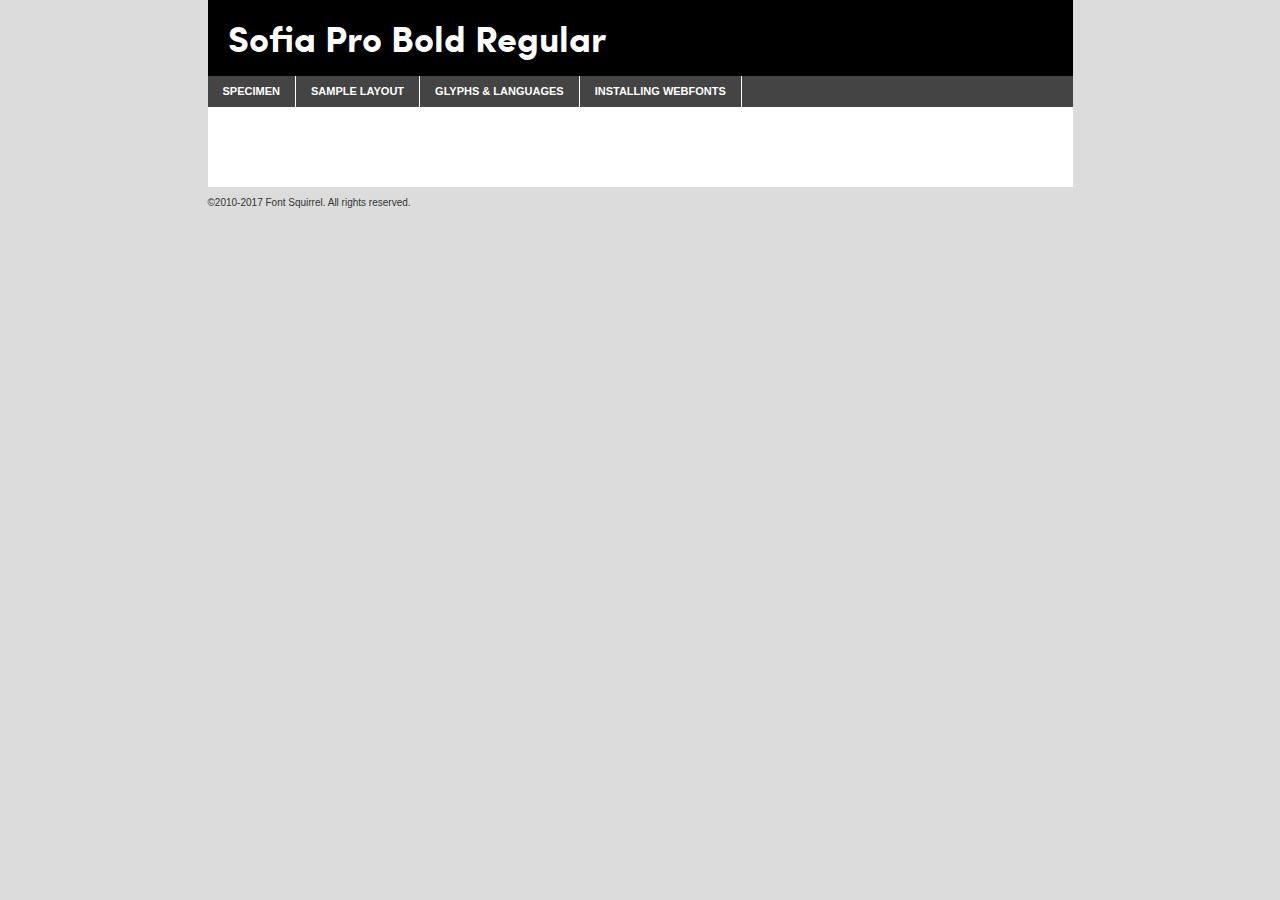
<file: fonts/WebFontSofiaPro/sofiaprobold-demo.html>
<!DOCTYPE html PUBLIC "-//W3C//DTD XHTML 1.0 Transitional//EN"
	"http://www.w3.org/TR/xhtml1/DTD/xhtml1-transitional.dtd">

<html xmlns="http://www.w3.org/1999/xhtml" xml:lang="en" lang="en">
<head>
	<meta http-equiv="Content-Type" content="text/html; charset=utf-8" />
	<script src="http://ajax.googleapis.com/ajax/libs/jquery/1.7.2/jquery.min.js" type="text/javascript" charset="utf-8"></script>
	<script type="text/javascript">
	(function($){$.fn.easyTabs=function(option){var param=jQuery.extend({fadeSpeed:"fast",defaultContent:1,activeClass:'active'},option);$(this).each(function(){var thisId="#"+this.id;if(param.defaultContent==''){param.defaultContent=1;}
	if(typeof param.defaultContent=="number")
	{var defaultTab=$(thisId+" .tabs li:eq("+(param.defaultContent-1)+") a").attr('href').substr(1);}else{var defaultTab=param.defaultContent;}
	$(thisId+" .tabs li a").each(function(){var tabToHide=$(this).attr('href').substr(1);$("#"+tabToHide).addClass('easytabs-tab-content');});hideAll();changeContent(defaultTab);function hideAll(){$(thisId+" .easytabs-tab-content").hide();}
	function changeContent(tabId){hideAll();$(thisId+" .tabs li").removeClass(param.activeClass);$(thisId+" .tabs li a[href=#"+tabId+"]").closest('li').addClass(param.activeClass);if(param.fadeSpeed!="none")
	{$(thisId+" #"+tabId).fadeIn(param.fadeSpeed);}else{$(thisId+" #"+tabId).show();}}
	$(thisId+" .tabs li").click(function(){var tabId=$(this).find('a').attr('href').substr(1);changeContent(tabId);return false;});});}})(jQuery);
	</script>
	<link rel="stylesheet" href="specimen_files/specimen_stylesheet.css" type="text/css" charset="utf-8" />
	<link rel="stylesheet" href="stylesheet.css" type="text/css" charset="utf-8" />

	<style type="text/css">
					body{
				font-family: 'sofia_probold';
							}
		</style>

	<title>Sofia Pro Bold Regular Specimen</title>
	
	
	<script type="text/javascript" charset="utf-8">
		$(document).ready(function() {
			$('#container').easyTabs({defaultContent:1});
		});
	</script>
</head>

<body>
<div id="container">
	<div id="header">
		Sofia Pro Bold Regular	</div>
	<ul class="tabs">
		<li><a href="#specimen">Specimen</a></li>
		<li><a href="#layout">Sample Layout</a></li>
				<li><a href="#glyphs">Glyphs &amp; Languages</a></li>
		<li><a href="#installing">Installing Webfonts</a></li>
		
	</ul>
	
	<div id="main_content">

		
			<div id="specimen">
		
				<div class="section">
					<div class="grid12 firstcol">
						<div class="huge">AaBb</div>
					</div>
				</div>
		
				<div class="section">
					<div class="glyph_range">A&#x200B;B&#x200b;C&#x200b;D&#x200b;E&#x200b;F&#x200b;G&#x200b;H&#x200b;I&#x200b;J&#x200b;K&#x200b;L&#x200b;M&#x200b;N&#x200b;O&#x200b;P&#x200b;Q&#x200b;R&#x200b;S&#x200b;T&#x200b;U&#x200b;V&#x200b;W&#x200b;X&#x200b;Y&#x200b;Z&#x200b;a&#x200b;b&#x200b;c&#x200b;d&#x200b;e&#x200b;f&#x200b;g&#x200b;h&#x200b;i&#x200b;j&#x200b;k&#x200b;l&#x200b;m&#x200b;n&#x200b;o&#x200b;p&#x200b;q&#x200b;r&#x200b;s&#x200b;t&#x200b;u&#x200b;v&#x200b;w&#x200b;x&#x200b;y&#x200b;z&#x200b;1&#x200b;2&#x200b;3&#x200b;4&#x200b;5&#x200b;6&#x200b;7&#x200b;8&#x200b;9&#x200b;0&#x200b;&amp;&#x200b;.&#x200b;,&#x200b;?&#x200b;!&#x200b;&#64;&#x200b;(&#x200b;)&#x200b;#&#x200b;$&#x200b;%&#x200b;*&#x200b;+&#x200b;-&#x200b;=&#x200b;:&#x200b;;</div>
				</div>
				<div class="section">
					<div class="grid12 firstcol">
						<table class="sample_table">
							<tr><td>10</td><td class="size10">abcdefghijklmnopqrstuvwxyzABCDEFGHIJKLMNOPQRSTUVWXYZ0123456789abcdefghijklmnopqrstuvwxyzABCDEFGHIJKLMNOPQRSTUVWXYZ0123456789abcdefghijklmnopqrstuvwxyzABCDEFGHIJKLMNOPQRSTUVWXYZ</td></tr>
							<tr><td>11</td><td class="size11">abcdefghijklmnopqrstuvwxyzABCDEFGHIJKLMNOPQRSTUVWXYZ0123456789abcdefghijklmnopqrstuvwxyzABCDEFGHIJKLMNOPQRSTUVWXYZ0123456789abcdefghijklmnopqrstuvwxyzABCDEFGHIJKLMNOPQRSTUVWXYZ</td></tr>
							<tr><td>12</td><td class="size12">abcdefghijklmnopqrstuvwxyzABCDEFGHIJKLMNOPQRSTUVWXYZ0123456789abcdefghijklmnopqrstuvwxyzABCDEFGHIJKLMNOPQRSTUVWXYZ0123456789abcdefghijklmnopqrstuvwxyzABCDEFGHIJKLMNOPQRSTUVWXYZ</td></tr>
							<tr><td>13</td><td class="size13">abcdefghijklmnopqrstuvwxyzABCDEFGHIJKLMNOPQRSTUVWXYZ0123456789abcdefghijklmnopqrstuvwxyzABCDEFGHIJKLMNOPQRSTUVWXYZ0123456789abcdefghijklmnopqrstuvwxyzABCDEFGHIJKLMNOPQRSTUVWXYZ</td></tr>
							<tr><td>14</td><td class="size14">abcdefghijklmnopqrstuvwxyzABCDEFGHIJKLMNOPQRSTUVWXYZ0123456789abcdefghijklmnopqrstuvwxyzABCDEFGHIJKLMNOPQRSTUVWXYZ0123456789abcdefghijklmnopqrstuvwxyzABCDEFGHIJKLMNOPQRSTUVWXYZ</td></tr>
							<tr><td>16</td><td class="size16">abcdefghijklmnopqrstuvwxyzABCDEFGHIJKLMNOPQRSTUVWXYZ0123456789abcdefghijklmnopqrstuvwxyzABCDEFGHIJKLMNOPQRSTUVWXYZ</td></tr>
							<tr><td>18</td><td class="size18">abcdefghijklmnopqrstuvwxyzABCDEFGHIJKLMNOPQRSTUVWXYZ0123456789abcdefghijklmnopqrstuvwxyzABCDEFGHIJKLMNOPQRSTUVWXYZ</td></tr>
							<tr><td>20</td><td class="size20">abcdefghijklmnopqrstuvwxyzABCDEFGHIJKLMNOPQRSTUVWXYZ0123456789abcdefghijklmnopqrstuvwxyzABCDEFGHIJKLMNOPQRSTUVWXYZ</td></tr>
							<tr><td>24</td><td class="size24">abcdefghijklmnopqrstuvwxyzABCDEFGHIJKLMNOPQRSTUVWXYZ0123456789abcdefghijklmnopqrstuvwxyzABCDEFGHIJKLMNOPQRSTUVWXYZ</td></tr>
							<tr><td>30</td><td class="size30">abcdefghijklmnopqrstuvwxyzABCDEFGHIJKLMNOPQRSTUVWXYZ0123456789abcdefghijklmnopqrstuvwxyzABCDEFGHIJKLMNOPQRSTUVWXYZ</td></tr>
							<tr><td>36</td><td class="size36">abcdefghijklmnopqrstuvwxyzABCDEFGHIJKLMNOPQRSTUVWXYZ0123456789abcdefghijklmnopqrstuvwxyzABCDEFGHIJKLMNOPQRSTUVWXYZ</td></tr>
							<tr><td>48</td><td class="size48">abcdefghijklmnopqrstuvwxyzABCDEFGHIJKLMNOPQRSTUVWXYZ0123456789abcdefghijklmnopqrstuvwxyzABCDEFGHIJKLMNOPQRSTUVWXYZ</td></tr>
							<tr><td>60</td><td class="size60">abcdefghijklmnopqrstuvwxyzABCDEFGHIJKLMNOPQRSTUVWXYZ0123456789abcdefghijklmnopqrstuvwxyzABCDEFGHIJKLMNOPQRSTUVWXYZ</td></tr>
							<tr><td>72</td><td class="size72">abcdefghijklmnopqrstuvwxyzABCDEFGHIJKLMNOPQRSTUVWXYZ0123456789abcdefghijklmnopqrstuvwxyzABCDEFGHIJKLMNOPQRSTUVWXYZ</td></tr>
							<tr><td>90</td><td class="size90">abcdefghijklmnopqrstuvwxyzABCDEFGHIJKLMNOPQRSTUVWXYZ0123456789abcdefghijklmnopqrstuvwxyzABCDEFGHIJKLMNOPQRSTUVWXYZ</td></tr>
						</table>
				
					</div>
			
				</div>
		
		
		
								<div class="section" id="bodycomparison">


										<div id="xheight">
				<div class="fontbody">&#x25FC;&#x25FC;&#x25FC;&#x25FC;&#x25FC;&#x25FC;&#x25FC;&#x25FC;&#x25FC;&#x25FC;&#x25FC;&#x25FC;&#x25FC;&#x25FC;&#x25FC;&#x25FC;&#x25FC;&#x25FC;&#x25FC;&#x25FC;&#x25FC;&#x25FC;&#x25FC;&#x25FC;&#x25FC;&#x25FC;&#x25FC;&#x25FC;&#x25FC;&#x25FC;&#x25FC;&#x25FC;&#x25FC;&#x25FC;&#x25FC;&#x25FC;&#x25FC;&#x25FC;&#x25FC;&#x25FC;&#x25FC;&#x25FC;&#x25FC;&#x25FC;&#x25FC;&#x25FC;&#x25FC;&#x25FC;&#x25FC;&#x25FC;&#x25FC;&#x25FC;&#x25FC;&#x25FC;&#x25FC;&#x25FC;&#x25FC;&#x25FC;&#x25FC;&#x25FC;&#x25FC;&#x25FC;&#x25FC;&#x25FC;&#x25FC;&#x25FC;&#x25FC;&#x25FC;&#x25FC;&#x25FC;&#x25FC;&#x25FC;&#x25FC;&#x25FC;&#x25FC;&#x25FC;&#x25FC;&#x25FC;&#x25FC;&#x25FC;&#x25FC;&#x25FC;&#x25FC;&#x25FC;&#x25FC;&#x25FC;&#x25FC;&#x25FC;&#x25FC;&#x25FC;&#x25FC;&#x25FC;&#x25FC;&#x25FC;&#x25FC;&#x25FC;&#x25FC;&#x25FC;&#x25FC;body</div><div class="arialbody">body</div><div class="verdanabody">body</div><div class="georgiabody">body</div></div>
										<div class="fontbody" style="z-index:1">
											body<span>Sofia Pro Bold Regular</span>
										</div>
										<div class="arialbody" style="z-index:1">
											body<span>Arial</span>
										</div>
										<div class="verdanabody" style="z-index:1">
											body<span>Verdana</span>
										</div>
										<div class="georgiabody" style="z-index:1">
											body<span>Georgia</span>
										</div>



								</div>
		
		
				<div class="section psample psample_row1" id="">
					
					<div class="grid2 firstcol">
						<p class="size10"><span>10.</span>Aenean lacinia bibendum nulla sed consectetur. Fusce dapibus, tellus ac cursus commodo, tortor mauris condimentum nibh, ut fermentum massa justo sit amet risus. Nullam id dolor id nibh ultricies vehicula ut id elit. Cum sociis natoque penatibus et magnis dis parturient montes, nascetur ridiculus mus. Nulla vitae elit libero, a pharetra augue.</p>
			
					</div>
					<div class="grid3">
						<p class="size11"><span>11.</span>Aenean lacinia bibendum nulla sed consectetur. Fusce dapibus, tellus ac cursus commodo, tortor mauris condimentum nibh, ut fermentum massa justo sit amet risus. Nullam id dolor id nibh ultricies vehicula ut id elit. Cum sociis natoque penatibus et magnis dis parturient montes, nascetur ridiculus mus. Nulla vitae elit libero, a pharetra augue.</p>
			
					</div>
					<div class="grid3">
						<p class="size12"><span>12.</span>Aenean lacinia bibendum nulla sed consectetur. Fusce dapibus, tellus ac cursus commodo, tortor mauris condimentum nibh, ut fermentum massa justo sit amet risus. Nullam id dolor id nibh ultricies vehicula ut id elit. Cum sociis natoque penatibus et magnis dis parturient montes, nascetur ridiculus mus. Nulla vitae elit libero, a pharetra augue.</p>
			
					</div>
					<div class="grid4">
						<p class="size13"><span>13.</span>Aenean lacinia bibendum nulla sed consectetur. Fusce dapibus, tellus ac cursus commodo, tortor mauris condimentum nibh, ut fermentum massa justo sit amet risus. Nullam id dolor id nibh ultricies vehicula ut id elit. Cum sociis natoque penatibus et magnis dis parturient montes, nascetur ridiculus mus. Nulla vitae elit libero, a pharetra augue.</p>
			
					</div>
					<div class="white_blend"></div>
					
				</div>
				<div class="section psample psample_row2" id="">
					<div class="grid3 firstcol">
						<p class="size14"><span>14.</span>Aenean lacinia bibendum nulla sed consectetur. Fusce dapibus, tellus ac cursus commodo, tortor mauris condimentum nibh, ut fermentum massa justo sit amet risus. Nullam id dolor id nibh ultricies vehicula ut id elit. Cum sociis natoque penatibus et magnis dis parturient montes, nascetur ridiculus mus. Nulla vitae elit libero, a pharetra augue.</p>
			
					</div>
					<div class="grid4">
						<p class="size16"><span>16.</span>Aenean lacinia bibendum nulla sed consectetur. Fusce dapibus, tellus ac cursus commodo, tortor mauris condimentum nibh, ut fermentum massa justo sit amet risus. Nullam id dolor id nibh ultricies vehicula ut id elit. Cum sociis natoque penatibus et magnis dis parturient montes, nascetur ridiculus mus. Nulla vitae elit libero, a pharetra augue.</p>
			
					</div>
					<div class="grid5">
						<p class="size18"><span>18.</span>Aenean lacinia bibendum nulla sed consectetur. Fusce dapibus, tellus ac cursus commodo, tortor mauris condimentum nibh, ut fermentum massa justo sit amet risus. Nullam id dolor id nibh ultricies vehicula ut id elit. Cum sociis natoque penatibus et magnis dis parturient montes, nascetur ridiculus mus. Nulla vitae elit libero, a pharetra augue.</p>
			
					</div>

					<div class="white_blend"></div>

				</div>
				
				<div class="section psample psample_row3" id="">
					<div class="grid5 firstcol">
						<p class="size20"><span>20.</span>Aenean lacinia bibendum nulla sed consectetur. Fusce dapibus, tellus ac cursus commodo, tortor mauris condimentum nibh, ut fermentum massa justo sit amet risus. Nullam id dolor id nibh ultricies vehicula ut id elit. Cum sociis natoque penatibus et magnis dis parturient montes, nascetur ridiculus mus. Nulla vitae elit libero, a pharetra augue.</p>
					</div>
					<div class="grid7">
						<p class="size24"><span>24.</span>Aenean lacinia bibendum nulla sed consectetur. Fusce dapibus, tellus ac cursus commodo, tortor mauris condimentum nibh, ut fermentum massa justo sit amet risus. Nullam id dolor id nibh ultricies vehicula ut id elit. Cum sociis natoque penatibus et magnis dis parturient montes, nascetur ridiculus mus. Nulla vitae elit libero, a pharetra augue.</p>
					</div>
					
					<div class="white_blend"></div>
					
				</div>
				
				<div class="section psample psample_row4" id="">
					<div class="grid12 firstcol">
						<p class="size30"><span>30.</span>Aenean lacinia bibendum nulla sed consectetur. Fusce dapibus, tellus ac cursus commodo, tortor mauris condimentum nibh, ut fermentum massa justo sit amet risus. Nullam id dolor id nibh ultricies vehicula ut id elit. Cum sociis natoque penatibus et magnis dis parturient montes, nascetur ridiculus mus. Nulla vitae elit libero, a pharetra augue.</p>
					</div>
					<div class="white_blend"></div>
					
				</div>
				
				
				
				<div class="section psample psample_row1 fullreverse">
					<div class="grid2 firstcol">
						<p class="size10"><span>10.</span>Aenean lacinia bibendum nulla sed consectetur. Fusce dapibus, tellus ac cursus commodo, tortor mauris condimentum nibh, ut fermentum massa justo sit amet risus. Nullam id dolor id nibh ultricies vehicula ut id elit. Cum sociis natoque penatibus et magnis dis parturient montes, nascetur ridiculus mus. Nulla vitae elit libero, a pharetra augue.</p>
			
					</div>
					<div class="grid3">
						<p class="size11"><span>11.</span>Aenean lacinia bibendum nulla sed consectetur. Fusce dapibus, tellus ac cursus commodo, tortor mauris condimentum nibh, ut fermentum massa justo sit amet risus. Nullam id dolor id nibh ultricies vehicula ut id elit. Cum sociis natoque penatibus et magnis dis parturient montes, nascetur ridiculus mus. Nulla vitae elit libero, a pharetra augue.</p>
			
					</div>
					<div class="grid3">
						<p class="size12"><span>12.</span>Aenean lacinia bibendum nulla sed consectetur. Fusce dapibus, tellus ac cursus commodo, tortor mauris condimentum nibh, ut fermentum massa justo sit amet risus. Nullam id dolor id nibh ultricies vehicula ut id elit. Cum sociis natoque penatibus et magnis dis parturient montes, nascetur ridiculus mus. Nulla vitae elit libero, a pharetra augue.</p>
			
					</div>
					<div class="grid4">
						<p class="size13"><span>13.</span>Aenean lacinia bibendum nulla sed consectetur. Fusce dapibus, tellus ac cursus commodo, tortor mauris condimentum nibh, ut fermentum massa justo sit amet risus. Nullam id dolor id nibh ultricies vehicula ut id elit. Cum sociis natoque penatibus et magnis dis parturient montes, nascetur ridiculus mus. Nulla vitae elit libero, a pharetra augue.</p>
			
					</div>
					<div class="black_blend"></div>
					
				</div>
				
				<div class="section psample psample_row2 fullreverse">
					<div class="grid3 firstcol">
						<p class="size14"><span>14.</span>Aenean lacinia bibendum nulla sed consectetur. Fusce dapibus, tellus ac cursus commodo, tortor mauris condimentum nibh, ut fermentum massa justo sit amet risus. Nullam id dolor id nibh ultricies vehicula ut id elit. Cum sociis natoque penatibus et magnis dis parturient montes, nascetur ridiculus mus. Nulla vitae elit libero, a pharetra augue.</p>
			
					</div>
					<div class="grid4">
						<p class="size16"><span>16.</span>Aenean lacinia bibendum nulla sed consectetur. Fusce dapibus, tellus ac cursus commodo, tortor mauris condimentum nibh, ut fermentum massa justo sit amet risus. Nullam id dolor id nibh ultricies vehicula ut id elit. Cum sociis natoque penatibus et magnis dis parturient montes, nascetur ridiculus mus. Nulla vitae elit libero, a pharetra augue.</p>
			
					</div>
					<div class="grid5">
						<p class="size18"><span>18.</span>Aenean lacinia bibendum nulla sed consectetur. Fusce dapibus, tellus ac cursus commodo, tortor mauris condimentum nibh, ut fermentum massa justo sit amet risus. Nullam id dolor id nibh ultricies vehicula ut id elit. Cum sociis natoque penatibus et magnis dis parturient montes, nascetur ridiculus mus. Nulla vitae elit libero, a pharetra augue.</p>
			
					</div>
					<div class="black_blend"></div>

				</div>
				
				<div class="section psample fullreverse psample_row3" id="">
					<div class="grid5 firstcol">
						<p class="size20"><span>20.</span>Aenean lacinia bibendum nulla sed consectetur. Fusce dapibus, tellus ac cursus commodo, tortor mauris condimentum nibh, ut fermentum massa justo sit amet risus. Nullam id dolor id nibh ultricies vehicula ut id elit. Cum sociis natoque penatibus et magnis dis parturient montes, nascetur ridiculus mus. Nulla vitae elit libero, a pharetra augue.</p>
					</div>
					<div class="grid7">
						<p class="size24"><span>24.</span>Aenean lacinia bibendum nulla sed consectetur. Fusce dapibus, tellus ac cursus commodo, tortor mauris condimentum nibh, ut fermentum massa justo sit amet risus. Nullam id dolor id nibh ultricies vehicula ut id elit. Cum sociis natoque penatibus et magnis dis parturient montes, nascetur ridiculus mus. Nulla vitae elit libero, a pharetra augue.</p>
					</div>
					
					<div class="black_blend"></div>
					
				</div>
				
				<div class="section psample fullreverse psample_row4" id="" style="border-bottom: 20px #000 solid;">
					<div class="grid12 firstcol">
						<p class="size30"><span>30.</span>Aenean lacinia bibendum nulla sed consectetur. Fusce dapibus, tellus ac cursus commodo, tortor mauris condimentum nibh, ut fermentum massa justo sit amet risus. Nullam id dolor id nibh ultricies vehicula ut id elit. Cum sociis natoque penatibus et magnis dis parturient montes, nascetur ridiculus mus. Nulla vitae elit libero, a pharetra augue.</p>
					</div>
					<div class="black_blend"></div>
					
				</div>
				
				
				
				
			</div>
			
			<div id="layout">
				
				<div class="section">
					
					<div class="grid12 firstcol">
						<h1>Lorem Ipsum Dolor</h1>
						<h2>Etiam porta sem malesuada magna mollis euismod</h2>
						
						<p class="byline">By <a href="#link">Aenean Lacinia</a></p>
					</div>
				</div>
				<div class="section">
					<div class="grid8 firstcol">
						<p class="large">Donec sed odio dui. Morbi leo risus, porta ac consectetur ac, vestibulum at eros. Fusce dapibus, tellus ac cursus commodo, tortor mauris condimentum nibh, ut fermentum massa justo sit amet risus. </p>

						
						<h3>Pellentesque ornare sem</h3>

						<p>Maecenas sed diam eget risus varius blandit sit amet non magna. Maecenas faucibus mollis interdum. Donec ullamcorper nulla non metus auctor fringilla. Nullam id dolor id nibh ultricies vehicula ut id elit. Nullam id dolor id nibh ultricies vehicula ut id elit. </p>

						<p>Aenean eu leo quam. Pellentesque ornare sem lacinia quam venenatis vestibulum. Lorem ipsum dolor sit amet, consectetur adipiscing elit. Cum sociis natoque penatibus et magnis dis parturient montes, nascetur ridiculus mus. </p>

						<p>Nulla vitae elit libero, a pharetra augue. Praesent commodo cursus magna, vel scelerisque nisl consectetur et. Aenean lacinia bibendum nulla sed consectetur. </p>

						<p>Nullam quis risus eget urna mollis ornare vel eu leo. Nullam quis risus eget urna mollis ornare vel eu leo. Maecenas sed diam eget risus varius blandit sit amet non magna. Donec ullamcorper nulla non metus auctor fringilla. </p>

						<h3>Cras mattis consectetur</h3>

						<p>Aenean eu leo quam. Pellentesque ornare sem lacinia quam venenatis vestibulum. Aenean lacinia bibendum nulla sed consectetur. Integer posuere erat a ante venenatis dapibus posuere velit aliquet. Cras mattis consectetur purus sit amet fermentum. </p>

						<p>Nullam id dolor id nibh ultricies vehicula ut id elit. Nullam quis risus eget urna mollis ornare vel eu leo. Cras mattis consectetur purus sit amet fermentum.</p>
					</div>
					
					<div class="grid4 sidebar">
						
						<div class="box reverse">
							<p class="last">Nullam quis risus eget urna mollis ornare vel eu leo. Donec ullamcorper nulla non metus auctor fringilla. Cras mattis consectetur purus sit amet fermentum. Sed posuere consectetur est at lobortis. Lorem ipsum dolor sit amet, consectetur adipiscing elit. </p>
						</div>
						
						<p class="caption">Maecenas sed diam eget risus varius.</p>

						<p>Vestibulum id ligula porta felis euismod semper. Integer posuere erat a ante venenatis dapibus posuere velit aliquet. Vestibulum id ligula porta felis euismod semper. Sed posuere consectetur est at lobortis. Maecenas sed diam eget risus varius blandit sit amet non magna. Fusce dapibus, tellus ac cursus commodo, tortor mauris condimentum nibh, ut fermentum massa justo sit amet risus. </p>

					

						<p>Duis mollis, est non commodo luctus, nisi erat porttitor ligula, eget lacinia odio sem nec elit. Aenean lacinia bibendum nulla sed consectetur. Vivamus sagittis lacus vel augue laoreet rutrum faucibus dolor auctor. Aenean lacinia bibendum nulla sed consectetur. Nullam quis risus eget urna mollis ornare vel eu leo. </p>

						<p>Praesent commodo cursus magna, vel scelerisque nisl consectetur et. Donec ullamcorper nulla non metus auctor fringilla. Maecenas faucibus mollis interdum. Fusce dapibus, tellus ac cursus commodo, tortor mauris condimentum nibh, ut fermentum massa justo sit amet risus. </p>

					</div>
				</div>
				
			</div>


			



		<div id="glyphs">
			<div class="section">
				<div class="grid12 firstcol">
			
				<h1>Language Support</h1>
				<p>The subset of Sofia Pro Bold Regular in this kit supports the following languages:<br />
			
					Albanian, Basque, Breton, Chamorro, Danish, Dutch, English, Faroese, Finnish, French, Frisian, Galician, German, Icelandic, Italian, Malagasy, Norwegian, Portuguese, Spanish, Alsatian, Aragonese, Arapaho, Arrernte, Asturian, Aymara, Bislama, Cebuano, Corsican, Fijian, French_creole, Genoese, Gilbertese, Greenlandic, Haitian_creole, Hiligaynon, Hmong, Hopi, Ibanag, Iloko_ilokano, Indonesian, Interglossa_glosa, Interlingua, Irish_gaelic, Jerriais, Lojban, Lombard, Luxembourgeois, Manx, Mohawk, Norfolk_pitcairnese, Occitan, Oromo, Pangasinan, Papiamento, Piedmontese, Potawatomi, Rhaeto-romance, Romansh, Rotokas, Sami_lule, Samoan, Sardinian, Scots_gaelic, Seychelles_creole, Shona, Sicilian, Somali, Southern_ndebele, Swahili, Swati_swazi, Tagalog_filipino_pilipino, Tetum, Tok_pisin, Uyghur_latinized, Volapuk, Walloon, Warlpiri, Xhosa, Yapese, Zulu, Latinbasic, Demo				</p>
				<h1>Glyph Chart</h1>
				<p>The subset of Sofia Pro Bold Regular in this kit includes all the glyphs listed below. Unicode entities are included above each glyph to help you insert individual characters into your layout.</p>
				<div id="glyph_chart">
			
																				 <div><p>&amp;#13;</p>&#13;</div>
																				 <div><p>&amp;#32;</p>&#32;</div>
																				 <div><p>&amp;#33;</p>&#33;</div>
																				 <div><p>&amp;#34;</p>&#34;</div>
																				 <div><p>&amp;#35;</p>&#35;</div>
																				 <div><p>&amp;#36;</p>&#36;</div>
																				 <div><p>&amp;#37;</p>&#37;</div>
																				 <div><p>&amp;#38;</p>&#38;</div>
																				 <div><p>&amp;#39;</p>&#39;</div>
																				 <div><p>&amp;#40;</p>&#40;</div>
																				 <div><p>&amp;#41;</p>&#41;</div>
																				 <div><p>&amp;#42;</p>&#42;</div>
																				 <div><p>&amp;#43;</p>&#43;</div>
																				 <div><p>&amp;#44;</p>&#44;</div>
																				 <div><p>&amp;#45;</p>&#45;</div>
																				 <div><p>&amp;#46;</p>&#46;</div>
																				 <div><p>&amp;#47;</p>&#47;</div>
																				 <div><p>&amp;#48;</p>&#48;</div>
																				 <div><p>&amp;#49;</p>&#49;</div>
																				 <div><p>&amp;#50;</p>&#50;</div>
																				 <div><p>&amp;#51;</p>&#51;</div>
																				 <div><p>&amp;#52;</p>&#52;</div>
																				 <div><p>&amp;#53;</p>&#53;</div>
																				 <div><p>&amp;#54;</p>&#54;</div>
																				 <div><p>&amp;#55;</p>&#55;</div>
																				 <div><p>&amp;#56;</p>&#56;</div>
																				 <div><p>&amp;#57;</p>&#57;</div>
																				 <div><p>&amp;#58;</p>&#58;</div>
																				 <div><p>&amp;#59;</p>&#59;</div>
																				 <div><p>&amp;#60;</p>&#60;</div>
																				 <div><p>&amp;#61;</p>&#61;</div>
																				 <div><p>&amp;#62;</p>&#62;</div>
																				 <div><p>&amp;#63;</p>&#63;</div>
																				 <div><p>&amp;#64;</p>&#64;</div>
																				 <div><p>&amp;#65;</p>&#65;</div>
																				 <div><p>&amp;#66;</p>&#66;</div>
																				 <div><p>&amp;#67;</p>&#67;</div>
																				 <div><p>&amp;#68;</p>&#68;</div>
																				 <div><p>&amp;#69;</p>&#69;</div>
																				 <div><p>&amp;#70;</p>&#70;</div>
																				 <div><p>&amp;#71;</p>&#71;</div>
																				 <div><p>&amp;#72;</p>&#72;</div>
																				 <div><p>&amp;#73;</p>&#73;</div>
																				 <div><p>&amp;#74;</p>&#74;</div>
																				 <div><p>&amp;#75;</p>&#75;</div>
																				 <div><p>&amp;#76;</p>&#76;</div>
																				 <div><p>&amp;#77;</p>&#77;</div>
																				 <div><p>&amp;#78;</p>&#78;</div>
																				 <div><p>&amp;#79;</p>&#79;</div>
																				 <div><p>&amp;#80;</p>&#80;</div>
																				 <div><p>&amp;#81;</p>&#81;</div>
																				 <div><p>&amp;#82;</p>&#82;</div>
																				 <div><p>&amp;#83;</p>&#83;</div>
																				 <div><p>&amp;#84;</p>&#84;</div>
																				 <div><p>&amp;#85;</p>&#85;</div>
																				 <div><p>&amp;#86;</p>&#86;</div>
																				 <div><p>&amp;#87;</p>&#87;</div>
																				 <div><p>&amp;#88;</p>&#88;</div>
																				 <div><p>&amp;#89;</p>&#89;</div>
																				 <div><p>&amp;#90;</p>&#90;</div>
																				 <div><p>&amp;#91;</p>&#91;</div>
																				 <div><p>&amp;#92;</p>&#92;</div>
																				 <div><p>&amp;#93;</p>&#93;</div>
																				 <div><p>&amp;#95;</p>&#95;</div>
																				 <div><p>&amp;#96;</p>&#96;</div>
																				 <div><p>&amp;#97;</p>&#97;</div>
																				 <div><p>&amp;#98;</p>&#98;</div>
																				 <div><p>&amp;#99;</p>&#99;</div>
																				 <div><p>&amp;#100;</p>&#100;</div>
																				 <div><p>&amp;#101;</p>&#101;</div>
																				 <div><p>&amp;#102;</p>&#102;</div>
																				 <div><p>&amp;#103;</p>&#103;</div>
																				 <div><p>&amp;#104;</p>&#104;</div>
																				 <div><p>&amp;#105;</p>&#105;</div>
																				 <div><p>&amp;#106;</p>&#106;</div>
																				 <div><p>&amp;#107;</p>&#107;</div>
																				 <div><p>&amp;#108;</p>&#108;</div>
																				 <div><p>&amp;#109;</p>&#109;</div>
																				 <div><p>&amp;#110;</p>&#110;</div>
																				 <div><p>&amp;#111;</p>&#111;</div>
																				 <div><p>&amp;#112;</p>&#112;</div>
																				 <div><p>&amp;#113;</p>&#113;</div>
																				 <div><p>&amp;#114;</p>&#114;</div>
																				 <div><p>&amp;#115;</p>&#115;</div>
																				 <div><p>&amp;#116;</p>&#116;</div>
																				 <div><p>&amp;#117;</p>&#117;</div>
																				 <div><p>&amp;#118;</p>&#118;</div>
																				 <div><p>&amp;#119;</p>&#119;</div>
																				 <div><p>&amp;#120;</p>&#120;</div>
																				 <div><p>&amp;#121;</p>&#121;</div>
																				 <div><p>&amp;#122;</p>&#122;</div>
																				 <div><p>&amp;#123;</p>&#123;</div>
																				 <div><p>&amp;#124;</p>&#124;</div>
																				 <div><p>&amp;#125;</p>&#125;</div>
																				 <div><p>&amp;#160;</p>&#160;</div>
																				 <div><p>&amp;#161;</p>&#161;</div>
																				 <div><p>&amp;#162;</p>&#162;</div>
																				 <div><p>&amp;#163;</p>&#163;</div>
																				 <div><p>&amp;#164;</p>&#164;</div>
																				 <div><p>&amp;#165;</p>&#165;</div>
																				 <div><p>&amp;#166;</p>&#166;</div>
																				 <div><p>&amp;#167;</p>&#167;</div>
																				 <div><p>&amp;#168;</p>&#168;</div>
																				 <div><p>&amp;#169;</p>&#169;</div>
																				 <div><p>&amp;#170;</p>&#170;</div>
																				 <div><p>&amp;#171;</p>&#171;</div>
																				 <div><p>&amp;#172;</p>&#172;</div>
																				 <div><p>&amp;#173;</p>&#173;</div>
																				 <div><p>&amp;#174;</p>&#174;</div>
																				 <div><p>&amp;#175;</p>&#175;</div>
																				 <div><p>&amp;#176;</p>&#176;</div>
																				 <div><p>&amp;#177;</p>&#177;</div>
																				 <div><p>&amp;#178;</p>&#178;</div>
																				 <div><p>&amp;#179;</p>&#179;</div>
																				 <div><p>&amp;#180;</p>&#180;</div>
																				 <div><p>&amp;#181;</p>&#181;</div>
																				 <div><p>&amp;#182;</p>&#182;</div>
																				 <div><p>&amp;#183;</p>&#183;</div>
																				 <div><p>&amp;#184;</p>&#184;</div>
																				 <div><p>&amp;#185;</p>&#185;</div>
																				 <div><p>&amp;#186;</p>&#186;</div>
																				 <div><p>&amp;#187;</p>&#187;</div>
																				 <div><p>&amp;#188;</p>&#188;</div>
																				 <div><p>&amp;#189;</p>&#189;</div>
																				 <div><p>&amp;#190;</p>&#190;</div>
																				 <div><p>&amp;#191;</p>&#191;</div>
																				 <div><p>&amp;#192;</p>&#192;</div>
																				 <div><p>&amp;#193;</p>&#193;</div>
																				 <div><p>&amp;#194;</p>&#194;</div>
																				 <div><p>&amp;#195;</p>&#195;</div>
																				 <div><p>&amp;#196;</p>&#196;</div>
																				 <div><p>&amp;#197;</p>&#197;</div>
																				 <div><p>&amp;#198;</p>&#198;</div>
																				 <div><p>&amp;#199;</p>&#199;</div>
																				 <div><p>&amp;#200;</p>&#200;</div>
																				 <div><p>&amp;#201;</p>&#201;</div>
																				 <div><p>&amp;#202;</p>&#202;</div>
																				 <div><p>&amp;#203;</p>&#203;</div>
																				 <div><p>&amp;#204;</p>&#204;</div>
																				 <div><p>&amp;#205;</p>&#205;</div>
																				 <div><p>&amp;#206;</p>&#206;</div>
																				 <div><p>&amp;#207;</p>&#207;</div>
																				 <div><p>&amp;#208;</p>&#208;</div>
																				 <div><p>&amp;#209;</p>&#209;</div>
																				 <div><p>&amp;#210;</p>&#210;</div>
																				 <div><p>&amp;#211;</p>&#211;</div>
																				 <div><p>&amp;#212;</p>&#212;</div>
																				 <div><p>&amp;#213;</p>&#213;</div>
																				 <div><p>&amp;#214;</p>&#214;</div>
																				 <div><p>&amp;#215;</p>&#215;</div>
																				 <div><p>&amp;#216;</p>&#216;</div>
																				 <div><p>&amp;#217;</p>&#217;</div>
																				 <div><p>&amp;#218;</p>&#218;</div>
																				 <div><p>&amp;#219;</p>&#219;</div>
																				 <div><p>&amp;#220;</p>&#220;</div>
																				 <div><p>&amp;#221;</p>&#221;</div>
																				 <div><p>&amp;#222;</p>&#222;</div>
																				 <div><p>&amp;#223;</p>&#223;</div>
																				 <div><p>&amp;#224;</p>&#224;</div>
																				 <div><p>&amp;#225;</p>&#225;</div>
																				 <div><p>&amp;#226;</p>&#226;</div>
																				 <div><p>&amp;#227;</p>&#227;</div>
																				 <div><p>&amp;#228;</p>&#228;</div>
																				 <div><p>&amp;#229;</p>&#229;</div>
																				 <div><p>&amp;#230;</p>&#230;</div>
																				 <div><p>&amp;#231;</p>&#231;</div>
																				 <div><p>&amp;#232;</p>&#232;</div>
																				 <div><p>&amp;#233;</p>&#233;</div>
																				 <div><p>&amp;#234;</p>&#234;</div>
																				 <div><p>&amp;#235;</p>&#235;</div>
																				 <div><p>&amp;#236;</p>&#236;</div>
																				 <div><p>&amp;#237;</p>&#237;</div>
																				 <div><p>&amp;#238;</p>&#238;</div>
																				 <div><p>&amp;#239;</p>&#239;</div>
																				 <div><p>&amp;#240;</p>&#240;</div>
																				 <div><p>&amp;#241;</p>&#241;</div>
																				 <div><p>&amp;#242;</p>&#242;</div>
																				 <div><p>&amp;#243;</p>&#243;</div>
																				 <div><p>&amp;#244;</p>&#244;</div>
																				 <div><p>&amp;#245;</p>&#245;</div>
																				 <div><p>&amp;#246;</p>&#246;</div>
																				 <div><p>&amp;#247;</p>&#247;</div>
																				 <div><p>&amp;#248;</p>&#248;</div>
																				 <div><p>&amp;#249;</p>&#249;</div>
																				 <div><p>&amp;#250;</p>&#250;</div>
																				 <div><p>&amp;#251;</p>&#251;</div>
																				 <div><p>&amp;#252;</p>&#252;</div>
																				 <div><p>&amp;#253;</p>&#253;</div>
																				 <div><p>&amp;#254;</p>&#254;</div>
																				 <div><p>&amp;#255;</p>&#255;</div>
																				 <div><p>&amp;#338;</p>&#338;</div>
																				 <div><p>&amp;#339;</p>&#339;</div>
																				 <div><p>&amp;#376;</p>&#376;</div>
																				 <div><p>&amp;#710;</p>&#710;</div>
																				 <div><p>&amp;#732;</p>&#732;</div>
																				 <div><p>&amp;#8192;</p>&#8192;</div>
																				 <div><p>&amp;#8193;</p>&#8193;</div>
																				 <div><p>&amp;#8194;</p>&#8194;</div>
																				 <div><p>&amp;#8195;</p>&#8195;</div>
																				 <div><p>&amp;#8196;</p>&#8196;</div>
																				 <div><p>&amp;#8197;</p>&#8197;</div>
																				 <div><p>&amp;#8198;</p>&#8198;</div>
																				 <div><p>&amp;#8199;</p>&#8199;</div>
																				 <div><p>&amp;#8200;</p>&#8200;</div>
																				 <div><p>&amp;#8201;</p>&#8201;</div>
																				 <div><p>&amp;#8202;</p>&#8202;</div>
																				 <div><p>&amp;#8208;</p>&#8208;</div>
																				 <div><p>&amp;#8209;</p>&#8209;</div>
																				 <div><p>&amp;#8210;</p>&#8210;</div>
																				 <div><p>&amp;#8211;</p>&#8211;</div>
																				 <div><p>&amp;#8212;</p>&#8212;</div>
																				 <div><p>&amp;#8216;</p>&#8216;</div>
																				 <div><p>&amp;#8217;</p>&#8217;</div>
																				 <div><p>&amp;#8218;</p>&#8218;</div>
																				 <div><p>&amp;#8220;</p>&#8220;</div>
																				 <div><p>&amp;#8221;</p>&#8221;</div>
																				 <div><p>&amp;#8222;</p>&#8222;</div>
																				 <div><p>&amp;#8226;</p>&#8226;</div>
																				 <div><p>&amp;#8230;</p>&#8230;</div>
																				 <div><p>&amp;#8239;</p>&#8239;</div>
																				 <div><p>&amp;#8249;</p>&#8249;</div>
																				 <div><p>&amp;#8250;</p>&#8250;</div>
																				 <div><p>&amp;#8287;</p>&#8287;</div>
																				 <div><p>&amp;#8364;</p>&#8364;</div>
																				 <div><p>&amp;#8482;</p>&#8482;</div>
																				 <div><p>&amp;#9724;</p>&#9724;</div>
																				 <div><p>&amp;#64257;</p>&#64257;</div>
																				 <div><p>&amp;#64258;</p>&#64258;</div>
																				 <div><p>&amp;#64259;</p>&#64259;</div>
																				 <div><p>&amp;#64260;</p>&#64260;</div>
																																						</div>	
				</div>
		
		
			</div>
		</div>
		
		
		<div id="specs">
			
		</div>
	
		<div id="installing">
			<div class="section">
				<div class="grid7 firstcol">
					<h1>Installing Webfonts</h1>
					
					<p>Webfonts are supported by all major browser platforms but not all in the same way. There are currently four different font formats that must be included in order to target all browsers. This includes TTF, WOFF, EOT and SVG.</p>
					
					<h2>1. Upload your webfonts</h2>
					<p>You must upload your webfont kit to your website. They should be in or near the same directory as your CSS files.</p>
					
					<h2>2. Include the webfont stylesheet</h2>
					<p>A special CSS @font-face declaration helps the various browsers select the appropriate font it needs without causing you a bunch of headaches. Learn more about this syntax by reading the <a href="https://www.fontspring.com/blog/further-hardening-of-the-bulletproof-syntax">Fontspring blog post</a> about it. The code for it is as follows:</p>


<code>
@font-face{ 
	font-family: 'MyWebFont';
	src: url('WebFont.eot');
	src: url('WebFont.eot?#iefix') format('embedded-opentype'),
	     url('WebFont.woff') format('woff'),
	     url('WebFont.ttf') format('truetype'),
	     url('WebFont.svg#webfont') format('svg');
}
</code>

	<p>We've already gone ahead and generated the code for you. All you have to do is link to the stylesheet in your HTML, like this:</p>
	<code>&lt;link rel=&quot;stylesheet&quot; href=&quot;stylesheet.css&quot; type=&quot;text/css&quot; charset=&quot;utf-8&quot; /&gt;</code>

					<h2>3. Modify your own stylesheet</h2>
					<p>To take advantage of your new fonts, you must tell your stylesheet to use them. Look at the original @font-face declaration above and find the property called "font-family." The name linked there will be what you use to reference the font. Prepend that webfont name to the font stack in the "font-family" property, inside the selector you want to change. For example:</p>
<code>p { font-family: 'WebFont', Arial, sans-serif; }</code>

<h2>4. Test</h2>
<p>Getting webfonts to work cross-browser <em>can</em> be tricky. Use the information in the sidebar to help you if you find that fonts aren't loading in a particular browser.</p>
				</div>
				
				<div class="grid5 sidebar">
					<div class="box">
						<h2>Troubleshooting<br />Font-Face Problems</h2>
						<p>Having trouble getting your webfonts to load in your new website? Here are some tips to sort out what might be the problem.</p>

						<h3>Fonts not showing in any browser</h3>

						<p>This sounds like you need to work on the plumbing. You either did not upload the fonts to the correct directory, or you did not link the fonts properly in the CSS. If you've confirmed that all this is correct and you still have a problem, take a look at your .htaccess file and see if requests are getting intercepted.</p>

						<h3>Fonts not loading in iPhone or iPad</h3>

						<p>The most common problem here is that you are serving the fonts from an IIS server. IIS refuses to serve files that have unknown MIME types. If that is the case, you must set the MIME type for SVG to "image/svg+xml" in the server settings. Follow these instructions from Microsoft if you need help.</p>

						<h3>Fonts not loading in Firefox</h3>

						<p>The primary reason for this failure? You are still using a version Firefox older than 3.5. So upgrade already! If that isn't it, then you are very likely serving fonts from a different domain. Firefox requires that all font assets be served from the same domain. Lastly it is possible that you need to add WOFF to your list of MIME types (if you are serving via IIS.)</p>

						<h3>Fonts not loading in IE</h3>

						<p>Are you looking at Internet Explorer on an actual Windows machine or are you cheating by using a service like Adobe BrowserLab? Many of these screenshot services do not render @font-face for IE. Best to test it on a real machine.</p>

						<h3>Fonts not loading in IE9</h3>

						<p>IE9, like Firefox, requires that fonts be served from the same domain as the website. Make sure that is the case.</p>
					</div>
				</div>
			</div>
			
		</div>
	
	</div>
	<div id="footer">
		<p>&copy;2010-2017 Font Squirrel. All rights reserved.</p>
	</div>
</div>
</body>
</html>
</file>
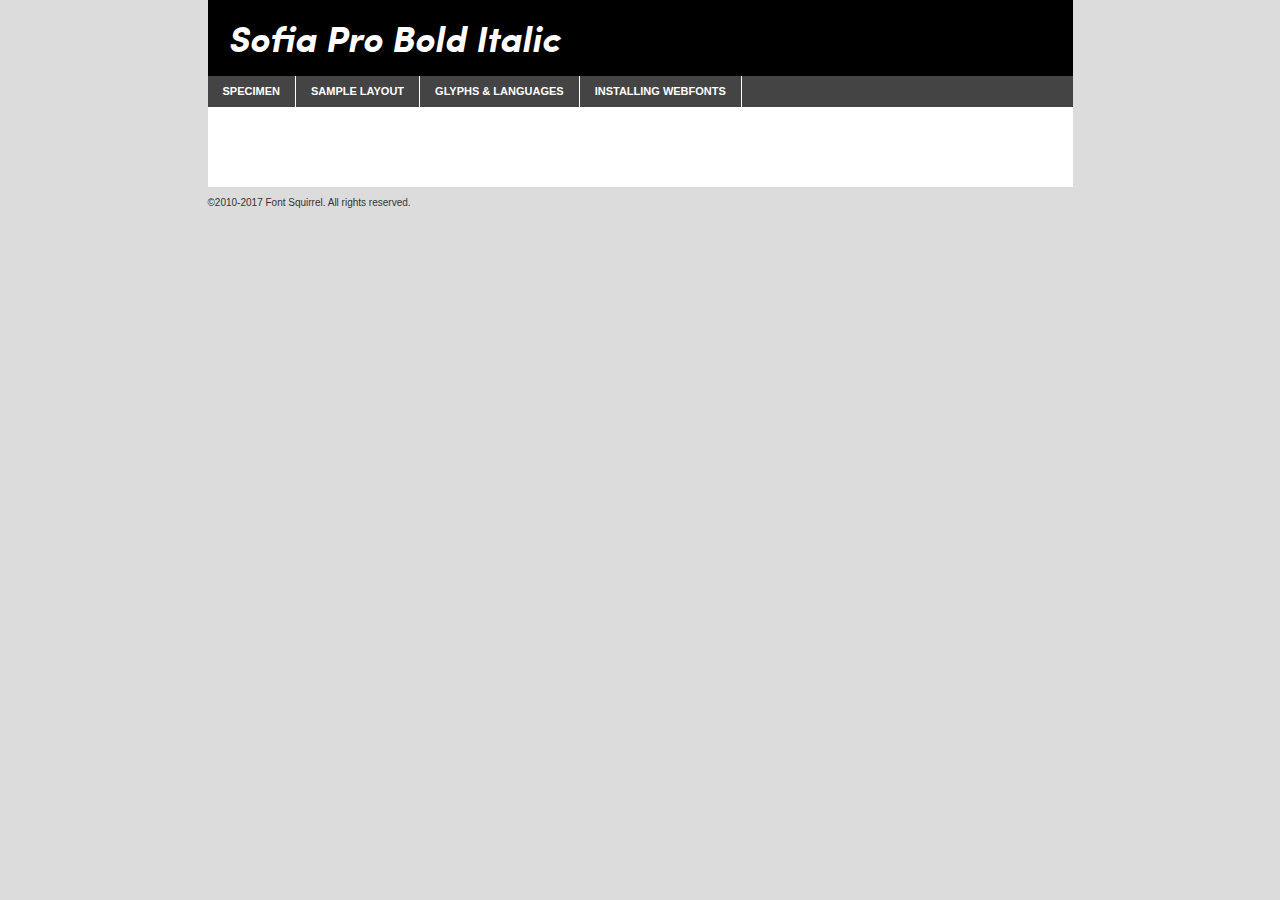
<file: fonts/WebFontSofiaPro/sofiaprobold-italic-demo.html>
<!DOCTYPE html PUBLIC "-//W3C//DTD XHTML 1.0 Transitional//EN"
	"http://www.w3.org/TR/xhtml1/DTD/xhtml1-transitional.dtd">

<html xmlns="http://www.w3.org/1999/xhtml" xml:lang="en" lang="en">
<head>
	<meta http-equiv="Content-Type" content="text/html; charset=utf-8" />
	<script src="http://ajax.googleapis.com/ajax/libs/jquery/1.7.2/jquery.min.js" type="text/javascript" charset="utf-8"></script>
	<script type="text/javascript">
	(function($){$.fn.easyTabs=function(option){var param=jQuery.extend({fadeSpeed:"fast",defaultContent:1,activeClass:'active'},option);$(this).each(function(){var thisId="#"+this.id;if(param.defaultContent==''){param.defaultContent=1;}
	if(typeof param.defaultContent=="number")
	{var defaultTab=$(thisId+" .tabs li:eq("+(param.defaultContent-1)+") a").attr('href').substr(1);}else{var defaultTab=param.defaultContent;}
	$(thisId+" .tabs li a").each(function(){var tabToHide=$(this).attr('href').substr(1);$("#"+tabToHide).addClass('easytabs-tab-content');});hideAll();changeContent(defaultTab);function hideAll(){$(thisId+" .easytabs-tab-content").hide();}
	function changeContent(tabId){hideAll();$(thisId+" .tabs li").removeClass(param.activeClass);$(thisId+" .tabs li a[href=#"+tabId+"]").closest('li').addClass(param.activeClass);if(param.fadeSpeed!="none")
	{$(thisId+" #"+tabId).fadeIn(param.fadeSpeed);}else{$(thisId+" #"+tabId).show();}}
	$(thisId+" .tabs li").click(function(){var tabId=$(this).find('a').attr('href').substr(1);changeContent(tabId);return false;});});}})(jQuery);
	</script>
	<link rel="stylesheet" href="specimen_files/specimen_stylesheet.css" type="text/css" charset="utf-8" />
	<link rel="stylesheet" href="stylesheet.css" type="text/css" charset="utf-8" />

	<style type="text/css">
					body{
				font-family: 'sofia_probold_italic';
							}
		</style>

	<title>Sofia Pro Bold Italic Specimen</title>
	
	
	<script type="text/javascript" charset="utf-8">
		$(document).ready(function() {
			$('#container').easyTabs({defaultContent:1});
		});
	</script>
</head>

<body>
<div id="container">
	<div id="header">
		Sofia Pro Bold Italic	</div>
	<ul class="tabs">
		<li><a href="#specimen">Specimen</a></li>
		<li><a href="#layout">Sample Layout</a></li>
				<li><a href="#glyphs">Glyphs &amp; Languages</a></li>
		<li><a href="#installing">Installing Webfonts</a></li>
		
	</ul>
	
	<div id="main_content">

		
			<div id="specimen">
		
				<div class="section">
					<div class="grid12 firstcol">
						<div class="huge">AaBb</div>
					</div>
				</div>
		
				<div class="section">
					<div class="glyph_range">A&#x200B;B&#x200b;C&#x200b;D&#x200b;E&#x200b;F&#x200b;G&#x200b;H&#x200b;I&#x200b;J&#x200b;K&#x200b;L&#x200b;M&#x200b;N&#x200b;O&#x200b;P&#x200b;Q&#x200b;R&#x200b;S&#x200b;T&#x200b;U&#x200b;V&#x200b;W&#x200b;X&#x200b;Y&#x200b;Z&#x200b;a&#x200b;b&#x200b;c&#x200b;d&#x200b;e&#x200b;f&#x200b;g&#x200b;h&#x200b;i&#x200b;j&#x200b;k&#x200b;l&#x200b;m&#x200b;n&#x200b;o&#x200b;p&#x200b;q&#x200b;r&#x200b;s&#x200b;t&#x200b;u&#x200b;v&#x200b;w&#x200b;x&#x200b;y&#x200b;z&#x200b;1&#x200b;2&#x200b;3&#x200b;4&#x200b;5&#x200b;6&#x200b;7&#x200b;8&#x200b;9&#x200b;0&#x200b;&amp;&#x200b;.&#x200b;,&#x200b;?&#x200b;!&#x200b;&#64;&#x200b;(&#x200b;)&#x200b;#&#x200b;$&#x200b;%&#x200b;*&#x200b;+&#x200b;-&#x200b;=&#x200b;:&#x200b;;</div>
				</div>
				<div class="section">
					<div class="grid12 firstcol">
						<table class="sample_table">
							<tr><td>10</td><td class="size10">abcdefghijklmnopqrstuvwxyzABCDEFGHIJKLMNOPQRSTUVWXYZ0123456789abcdefghijklmnopqrstuvwxyzABCDEFGHIJKLMNOPQRSTUVWXYZ0123456789abcdefghijklmnopqrstuvwxyzABCDEFGHIJKLMNOPQRSTUVWXYZ</td></tr>
							<tr><td>11</td><td class="size11">abcdefghijklmnopqrstuvwxyzABCDEFGHIJKLMNOPQRSTUVWXYZ0123456789abcdefghijklmnopqrstuvwxyzABCDEFGHIJKLMNOPQRSTUVWXYZ0123456789abcdefghijklmnopqrstuvwxyzABCDEFGHIJKLMNOPQRSTUVWXYZ</td></tr>
							<tr><td>12</td><td class="size12">abcdefghijklmnopqrstuvwxyzABCDEFGHIJKLMNOPQRSTUVWXYZ0123456789abcdefghijklmnopqrstuvwxyzABCDEFGHIJKLMNOPQRSTUVWXYZ0123456789abcdefghijklmnopqrstuvwxyzABCDEFGHIJKLMNOPQRSTUVWXYZ</td></tr>
							<tr><td>13</td><td class="size13">abcdefghijklmnopqrstuvwxyzABCDEFGHIJKLMNOPQRSTUVWXYZ0123456789abcdefghijklmnopqrstuvwxyzABCDEFGHIJKLMNOPQRSTUVWXYZ0123456789abcdefghijklmnopqrstuvwxyzABCDEFGHIJKLMNOPQRSTUVWXYZ</td></tr>
							<tr><td>14</td><td class="size14">abcdefghijklmnopqrstuvwxyzABCDEFGHIJKLMNOPQRSTUVWXYZ0123456789abcdefghijklmnopqrstuvwxyzABCDEFGHIJKLMNOPQRSTUVWXYZ0123456789abcdefghijklmnopqrstuvwxyzABCDEFGHIJKLMNOPQRSTUVWXYZ</td></tr>
							<tr><td>16</td><td class="size16">abcdefghijklmnopqrstuvwxyzABCDEFGHIJKLMNOPQRSTUVWXYZ0123456789abcdefghijklmnopqrstuvwxyzABCDEFGHIJKLMNOPQRSTUVWXYZ</td></tr>
							<tr><td>18</td><td class="size18">abcdefghijklmnopqrstuvwxyzABCDEFGHIJKLMNOPQRSTUVWXYZ0123456789abcdefghijklmnopqrstuvwxyzABCDEFGHIJKLMNOPQRSTUVWXYZ</td></tr>
							<tr><td>20</td><td class="size20">abcdefghijklmnopqrstuvwxyzABCDEFGHIJKLMNOPQRSTUVWXYZ0123456789abcdefghijklmnopqrstuvwxyzABCDEFGHIJKLMNOPQRSTUVWXYZ</td></tr>
							<tr><td>24</td><td class="size24">abcdefghijklmnopqrstuvwxyzABCDEFGHIJKLMNOPQRSTUVWXYZ0123456789abcdefghijklmnopqrstuvwxyzABCDEFGHIJKLMNOPQRSTUVWXYZ</td></tr>
							<tr><td>30</td><td class="size30">abcdefghijklmnopqrstuvwxyzABCDEFGHIJKLMNOPQRSTUVWXYZ0123456789abcdefghijklmnopqrstuvwxyzABCDEFGHIJKLMNOPQRSTUVWXYZ</td></tr>
							<tr><td>36</td><td class="size36">abcdefghijklmnopqrstuvwxyzABCDEFGHIJKLMNOPQRSTUVWXYZ0123456789abcdefghijklmnopqrstuvwxyzABCDEFGHIJKLMNOPQRSTUVWXYZ</td></tr>
							<tr><td>48</td><td class="size48">abcdefghijklmnopqrstuvwxyzABCDEFGHIJKLMNOPQRSTUVWXYZ0123456789abcdefghijklmnopqrstuvwxyzABCDEFGHIJKLMNOPQRSTUVWXYZ</td></tr>
							<tr><td>60</td><td class="size60">abcdefghijklmnopqrstuvwxyzABCDEFGHIJKLMNOPQRSTUVWXYZ0123456789abcdefghijklmnopqrstuvwxyzABCDEFGHIJKLMNOPQRSTUVWXYZ</td></tr>
							<tr><td>72</td><td class="size72">abcdefghijklmnopqrstuvwxyzABCDEFGHIJKLMNOPQRSTUVWXYZ0123456789abcdefghijklmnopqrstuvwxyzABCDEFGHIJKLMNOPQRSTUVWXYZ</td></tr>
							<tr><td>90</td><td class="size90">abcdefghijklmnopqrstuvwxyzABCDEFGHIJKLMNOPQRSTUVWXYZ0123456789abcdefghijklmnopqrstuvwxyzABCDEFGHIJKLMNOPQRSTUVWXYZ</td></tr>
						</table>
				
					</div>
			
				</div>
		
		
		
								<div class="section" id="bodycomparison">


										<div id="xheight">
				<div class="fontbody">&#x25FC;&#x25FC;&#x25FC;&#x25FC;&#x25FC;&#x25FC;&#x25FC;&#x25FC;&#x25FC;&#x25FC;&#x25FC;&#x25FC;&#x25FC;&#x25FC;&#x25FC;&#x25FC;&#x25FC;&#x25FC;&#x25FC;&#x25FC;&#x25FC;&#x25FC;&#x25FC;&#x25FC;&#x25FC;&#x25FC;&#x25FC;&#x25FC;&#x25FC;&#x25FC;&#x25FC;&#x25FC;&#x25FC;&#x25FC;&#x25FC;&#x25FC;&#x25FC;&#x25FC;&#x25FC;&#x25FC;&#x25FC;&#x25FC;&#x25FC;&#x25FC;&#x25FC;&#x25FC;&#x25FC;&#x25FC;&#x25FC;&#x25FC;&#x25FC;&#x25FC;&#x25FC;&#x25FC;&#x25FC;&#x25FC;&#x25FC;&#x25FC;&#x25FC;&#x25FC;&#x25FC;&#x25FC;&#x25FC;&#x25FC;&#x25FC;&#x25FC;&#x25FC;&#x25FC;&#x25FC;&#x25FC;&#x25FC;&#x25FC;&#x25FC;&#x25FC;&#x25FC;&#x25FC;&#x25FC;&#x25FC;&#x25FC;&#x25FC;&#x25FC;&#x25FC;&#x25FC;&#x25FC;&#x25FC;&#x25FC;&#x25FC;&#x25FC;&#x25FC;&#x25FC;&#x25FC;&#x25FC;&#x25FC;&#x25FC;&#x25FC;&#x25FC;&#x25FC;&#x25FC;&#x25FC;body</div><div class="arialbody">body</div><div class="verdanabody">body</div><div class="georgiabody">body</div></div>
										<div class="fontbody" style="z-index:1">
											body<span>Sofia Pro Bold Italic</span>
										</div>
										<div class="arialbody" style="z-index:1">
											body<span>Arial</span>
										</div>
										<div class="verdanabody" style="z-index:1">
											body<span>Verdana</span>
										</div>
										<div class="georgiabody" style="z-index:1">
											body<span>Georgia</span>
										</div>



								</div>
		
		
				<div class="section psample psample_row1" id="">
					
					<div class="grid2 firstcol">
						<p class="size10"><span>10.</span>Aenean lacinia bibendum nulla sed consectetur. Fusce dapibus, tellus ac cursus commodo, tortor mauris condimentum nibh, ut fermentum massa justo sit amet risus. Nullam id dolor id nibh ultricies vehicula ut id elit. Cum sociis natoque penatibus et magnis dis parturient montes, nascetur ridiculus mus. Nulla vitae elit libero, a pharetra augue.</p>
			
					</div>
					<div class="grid3">
						<p class="size11"><span>11.</span>Aenean lacinia bibendum nulla sed consectetur. Fusce dapibus, tellus ac cursus commodo, tortor mauris condimentum nibh, ut fermentum massa justo sit amet risus. Nullam id dolor id nibh ultricies vehicula ut id elit. Cum sociis natoque penatibus et magnis dis parturient montes, nascetur ridiculus mus. Nulla vitae elit libero, a pharetra augue.</p>
			
					</div>
					<div class="grid3">
						<p class="size12"><span>12.</span>Aenean lacinia bibendum nulla sed consectetur. Fusce dapibus, tellus ac cursus commodo, tortor mauris condimentum nibh, ut fermentum massa justo sit amet risus. Nullam id dolor id nibh ultricies vehicula ut id elit. Cum sociis natoque penatibus et magnis dis parturient montes, nascetur ridiculus mus. Nulla vitae elit libero, a pharetra augue.</p>
			
					</div>
					<div class="grid4">
						<p class="size13"><span>13.</span>Aenean lacinia bibendum nulla sed consectetur. Fusce dapibus, tellus ac cursus commodo, tortor mauris condimentum nibh, ut fermentum massa justo sit amet risus. Nullam id dolor id nibh ultricies vehicula ut id elit. Cum sociis natoque penatibus et magnis dis parturient montes, nascetur ridiculus mus. Nulla vitae elit libero, a pharetra augue.</p>
			
					</div>
					<div class="white_blend"></div>
					
				</div>
				<div class="section psample psample_row2" id="">
					<div class="grid3 firstcol">
						<p class="size14"><span>14.</span>Aenean lacinia bibendum nulla sed consectetur. Fusce dapibus, tellus ac cursus commodo, tortor mauris condimentum nibh, ut fermentum massa justo sit amet risus. Nullam id dolor id nibh ultricies vehicula ut id elit. Cum sociis natoque penatibus et magnis dis parturient montes, nascetur ridiculus mus. Nulla vitae elit libero, a pharetra augue.</p>
			
					</div>
					<div class="grid4">
						<p class="size16"><span>16.</span>Aenean lacinia bibendum nulla sed consectetur. Fusce dapibus, tellus ac cursus commodo, tortor mauris condimentum nibh, ut fermentum massa justo sit amet risus. Nullam id dolor id nibh ultricies vehicula ut id elit. Cum sociis natoque penatibus et magnis dis parturient montes, nascetur ridiculus mus. Nulla vitae elit libero, a pharetra augue.</p>
			
					</div>
					<div class="grid5">
						<p class="size18"><span>18.</span>Aenean lacinia bibendum nulla sed consectetur. Fusce dapibus, tellus ac cursus commodo, tortor mauris condimentum nibh, ut fermentum massa justo sit amet risus. Nullam id dolor id nibh ultricies vehicula ut id elit. Cum sociis natoque penatibus et magnis dis parturient montes, nascetur ridiculus mus. Nulla vitae elit libero, a pharetra augue.</p>
			
					</div>

					<div class="white_blend"></div>

				</div>
				
				<div class="section psample psample_row3" id="">
					<div class="grid5 firstcol">
						<p class="size20"><span>20.</span>Aenean lacinia bibendum nulla sed consectetur. Fusce dapibus, tellus ac cursus commodo, tortor mauris condimentum nibh, ut fermentum massa justo sit amet risus. Nullam id dolor id nibh ultricies vehicula ut id elit. Cum sociis natoque penatibus et magnis dis parturient montes, nascetur ridiculus mus. Nulla vitae elit libero, a pharetra augue.</p>
					</div>
					<div class="grid7">
						<p class="size24"><span>24.</span>Aenean lacinia bibendum nulla sed consectetur. Fusce dapibus, tellus ac cursus commodo, tortor mauris condimentum nibh, ut fermentum massa justo sit amet risus. Nullam id dolor id nibh ultricies vehicula ut id elit. Cum sociis natoque penatibus et magnis dis parturient montes, nascetur ridiculus mus. Nulla vitae elit libero, a pharetra augue.</p>
					</div>
					
					<div class="white_blend"></div>
					
				</div>
				
				<div class="section psample psample_row4" id="">
					<div class="grid12 firstcol">
						<p class="size30"><span>30.</span>Aenean lacinia bibendum nulla sed consectetur. Fusce dapibus, tellus ac cursus commodo, tortor mauris condimentum nibh, ut fermentum massa justo sit amet risus. Nullam id dolor id nibh ultricies vehicula ut id elit. Cum sociis natoque penatibus et magnis dis parturient montes, nascetur ridiculus mus. Nulla vitae elit libero, a pharetra augue.</p>
					</div>
					<div class="white_blend"></div>
					
				</div>
				
				
				
				<div class="section psample psample_row1 fullreverse">
					<div class="grid2 firstcol">
						<p class="size10"><span>10.</span>Aenean lacinia bibendum nulla sed consectetur. Fusce dapibus, tellus ac cursus commodo, tortor mauris condimentum nibh, ut fermentum massa justo sit amet risus. Nullam id dolor id nibh ultricies vehicula ut id elit. Cum sociis natoque penatibus et magnis dis parturient montes, nascetur ridiculus mus. Nulla vitae elit libero, a pharetra augue.</p>
			
					</div>
					<div class="grid3">
						<p class="size11"><span>11.</span>Aenean lacinia bibendum nulla sed consectetur. Fusce dapibus, tellus ac cursus commodo, tortor mauris condimentum nibh, ut fermentum massa justo sit amet risus. Nullam id dolor id nibh ultricies vehicula ut id elit. Cum sociis natoque penatibus et magnis dis parturient montes, nascetur ridiculus mus. Nulla vitae elit libero, a pharetra augue.</p>
			
					</div>
					<div class="grid3">
						<p class="size12"><span>12.</span>Aenean lacinia bibendum nulla sed consectetur. Fusce dapibus, tellus ac cursus commodo, tortor mauris condimentum nibh, ut fermentum massa justo sit amet risus. Nullam id dolor id nibh ultricies vehicula ut id elit. Cum sociis natoque penatibus et magnis dis parturient montes, nascetur ridiculus mus. Nulla vitae elit libero, a pharetra augue.</p>
			
					</div>
					<div class="grid4">
						<p class="size13"><span>13.</span>Aenean lacinia bibendum nulla sed consectetur. Fusce dapibus, tellus ac cursus commodo, tortor mauris condimentum nibh, ut fermentum massa justo sit amet risus. Nullam id dolor id nibh ultricies vehicula ut id elit. Cum sociis natoque penatibus et magnis dis parturient montes, nascetur ridiculus mus. Nulla vitae elit libero, a pharetra augue.</p>
			
					</div>
					<div class="black_blend"></div>
					
				</div>
				
				<div class="section psample psample_row2 fullreverse">
					<div class="grid3 firstcol">
						<p class="size14"><span>14.</span>Aenean lacinia bibendum nulla sed consectetur. Fusce dapibus, tellus ac cursus commodo, tortor mauris condimentum nibh, ut fermentum massa justo sit amet risus. Nullam id dolor id nibh ultricies vehicula ut id elit. Cum sociis natoque penatibus et magnis dis parturient montes, nascetur ridiculus mus. Nulla vitae elit libero, a pharetra augue.</p>
			
					</div>
					<div class="grid4">
						<p class="size16"><span>16.</span>Aenean lacinia bibendum nulla sed consectetur. Fusce dapibus, tellus ac cursus commodo, tortor mauris condimentum nibh, ut fermentum massa justo sit amet risus. Nullam id dolor id nibh ultricies vehicula ut id elit. Cum sociis natoque penatibus et magnis dis parturient montes, nascetur ridiculus mus. Nulla vitae elit libero, a pharetra augue.</p>
			
					</div>
					<div class="grid5">
						<p class="size18"><span>18.</span>Aenean lacinia bibendum nulla sed consectetur. Fusce dapibus, tellus ac cursus commodo, tortor mauris condimentum nibh, ut fermentum massa justo sit amet risus. Nullam id dolor id nibh ultricies vehicula ut id elit. Cum sociis natoque penatibus et magnis dis parturient montes, nascetur ridiculus mus. Nulla vitae elit libero, a pharetra augue.</p>
			
					</div>
					<div class="black_blend"></div>

				</div>
				
				<div class="section psample fullreverse psample_row3" id="">
					<div class="grid5 firstcol">
						<p class="size20"><span>20.</span>Aenean lacinia bibendum nulla sed consectetur. Fusce dapibus, tellus ac cursus commodo, tortor mauris condimentum nibh, ut fermentum massa justo sit amet risus. Nullam id dolor id nibh ultricies vehicula ut id elit. Cum sociis natoque penatibus et magnis dis parturient montes, nascetur ridiculus mus. Nulla vitae elit libero, a pharetra augue.</p>
					</div>
					<div class="grid7">
						<p class="size24"><span>24.</span>Aenean lacinia bibendum nulla sed consectetur. Fusce dapibus, tellus ac cursus commodo, tortor mauris condimentum nibh, ut fermentum massa justo sit amet risus. Nullam id dolor id nibh ultricies vehicula ut id elit. Cum sociis natoque penatibus et magnis dis parturient montes, nascetur ridiculus mus. Nulla vitae elit libero, a pharetra augue.</p>
					</div>
					
					<div class="black_blend"></div>
					
				</div>
				
				<div class="section psample fullreverse psample_row4" id="" style="border-bottom: 20px #000 solid;">
					<div class="grid12 firstcol">
						<p class="size30"><span>30.</span>Aenean lacinia bibendum nulla sed consectetur. Fusce dapibus, tellus ac cursus commodo, tortor mauris condimentum nibh, ut fermentum massa justo sit amet risus. Nullam id dolor id nibh ultricies vehicula ut id elit. Cum sociis natoque penatibus et magnis dis parturient montes, nascetur ridiculus mus. Nulla vitae elit libero, a pharetra augue.</p>
					</div>
					<div class="black_blend"></div>
					
				</div>
				
				
				
				
			</div>
			
			<div id="layout">
				
				<div class="section">
					
					<div class="grid12 firstcol">
						<h1>Lorem Ipsum Dolor</h1>
						<h2>Etiam porta sem malesuada magna mollis euismod</h2>
						
						<p class="byline">By <a href="#link">Aenean Lacinia</a></p>
					</div>
				</div>
				<div class="section">
					<div class="grid8 firstcol">
						<p class="large">Donec sed odio dui. Morbi leo risus, porta ac consectetur ac, vestibulum at eros. Fusce dapibus, tellus ac cursus commodo, tortor mauris condimentum nibh, ut fermentum massa justo sit amet risus. </p>

						
						<h3>Pellentesque ornare sem</h3>

						<p>Maecenas sed diam eget risus varius blandit sit amet non magna. Maecenas faucibus mollis interdum. Donec ullamcorper nulla non metus auctor fringilla. Nullam id dolor id nibh ultricies vehicula ut id elit. Nullam id dolor id nibh ultricies vehicula ut id elit. </p>

						<p>Aenean eu leo quam. Pellentesque ornare sem lacinia quam venenatis vestibulum. Lorem ipsum dolor sit amet, consectetur adipiscing elit. Cum sociis natoque penatibus et magnis dis parturient montes, nascetur ridiculus mus. </p>

						<p>Nulla vitae elit libero, a pharetra augue. Praesent commodo cursus magna, vel scelerisque nisl consectetur et. Aenean lacinia bibendum nulla sed consectetur. </p>

						<p>Nullam quis risus eget urna mollis ornare vel eu leo. Nullam quis risus eget urna mollis ornare vel eu leo. Maecenas sed diam eget risus varius blandit sit amet non magna. Donec ullamcorper nulla non metus auctor fringilla. </p>

						<h3>Cras mattis consectetur</h3>

						<p>Aenean eu leo quam. Pellentesque ornare sem lacinia quam venenatis vestibulum. Aenean lacinia bibendum nulla sed consectetur. Integer posuere erat a ante venenatis dapibus posuere velit aliquet. Cras mattis consectetur purus sit amet fermentum. </p>

						<p>Nullam id dolor id nibh ultricies vehicula ut id elit. Nullam quis risus eget urna mollis ornare vel eu leo. Cras mattis consectetur purus sit amet fermentum.</p>
					</div>
					
					<div class="grid4 sidebar">
						
						<div class="box reverse">
							<p class="last">Nullam quis risus eget urna mollis ornare vel eu leo. Donec ullamcorper nulla non metus auctor fringilla. Cras mattis consectetur purus sit amet fermentum. Sed posuere consectetur est at lobortis. Lorem ipsum dolor sit amet, consectetur adipiscing elit. </p>
						</div>
						
						<p class="caption">Maecenas sed diam eget risus varius.</p>

						<p>Vestibulum id ligula porta felis euismod semper. Integer posuere erat a ante venenatis dapibus posuere velit aliquet. Vestibulum id ligula porta felis euismod semper. Sed posuere consectetur est at lobortis. Maecenas sed diam eget risus varius blandit sit amet non magna. Fusce dapibus, tellus ac cursus commodo, tortor mauris condimentum nibh, ut fermentum massa justo sit amet risus. </p>

					

						<p>Duis mollis, est non commodo luctus, nisi erat porttitor ligula, eget lacinia odio sem nec elit. Aenean lacinia bibendum nulla sed consectetur. Vivamus sagittis lacus vel augue laoreet rutrum faucibus dolor auctor. Aenean lacinia bibendum nulla sed consectetur. Nullam quis risus eget urna mollis ornare vel eu leo. </p>

						<p>Praesent commodo cursus magna, vel scelerisque nisl consectetur et. Donec ullamcorper nulla non metus auctor fringilla. Maecenas faucibus mollis interdum. Fusce dapibus, tellus ac cursus commodo, tortor mauris condimentum nibh, ut fermentum massa justo sit amet risus. </p>

					</div>
				</div>
				
			</div>


			



		<div id="glyphs">
			<div class="section">
				<div class="grid12 firstcol">
			
				<h1>Language Support</h1>
				<p>The subset of Sofia Pro Bold Italic in this kit supports the following languages:<br />
			
					Albanian, Basque, Breton, Chamorro, Danish, Dutch, English, Faroese, Finnish, French, Frisian, Galician, German, Icelandic, Italian, Malagasy, Norwegian, Portuguese, Spanish, Alsatian, Aragonese, Arapaho, Arrernte, Asturian, Aymara, Bislama, Cebuano, Corsican, Fijian, French_creole, Genoese, Gilbertese, Greenlandic, Haitian_creole, Hiligaynon, Hmong, Hopi, Ibanag, Iloko_ilokano, Indonesian, Interglossa_glosa, Interlingua, Irish_gaelic, Jerriais, Lojban, Lombard, Luxembourgeois, Manx, Mohawk, Norfolk_pitcairnese, Occitan, Oromo, Pangasinan, Papiamento, Piedmontese, Potawatomi, Rhaeto-romance, Romansh, Rotokas, Sami_lule, Samoan, Sardinian, Scots_gaelic, Seychelles_creole, Shona, Sicilian, Somali, Southern_ndebele, Swahili, Swati_swazi, Tagalog_filipino_pilipino, Tetum, Tok_pisin, Uyghur_latinized, Volapuk, Walloon, Warlpiri, Xhosa, Yapese, Zulu, Latinbasic, Demo				</p>
				<h1>Glyph Chart</h1>
				<p>The subset of Sofia Pro Bold Italic in this kit includes all the glyphs listed below. Unicode entities are included above each glyph to help you insert individual characters into your layout.</p>
				<div id="glyph_chart">
			
																				 <div><p>&amp;#13;</p>&#13;</div>
																				 <div><p>&amp;#32;</p>&#32;</div>
																				 <div><p>&amp;#33;</p>&#33;</div>
																				 <div><p>&amp;#34;</p>&#34;</div>
																				 <div><p>&amp;#35;</p>&#35;</div>
																				 <div><p>&amp;#36;</p>&#36;</div>
																				 <div><p>&amp;#37;</p>&#37;</div>
																				 <div><p>&amp;#38;</p>&#38;</div>
																				 <div><p>&amp;#39;</p>&#39;</div>
																				 <div><p>&amp;#40;</p>&#40;</div>
																				 <div><p>&amp;#41;</p>&#41;</div>
																				 <div><p>&amp;#42;</p>&#42;</div>
																				 <div><p>&amp;#43;</p>&#43;</div>
																				 <div><p>&amp;#44;</p>&#44;</div>
																				 <div><p>&amp;#45;</p>&#45;</div>
																				 <div><p>&amp;#46;</p>&#46;</div>
																				 <div><p>&amp;#47;</p>&#47;</div>
																				 <div><p>&amp;#48;</p>&#48;</div>
																				 <div><p>&amp;#49;</p>&#49;</div>
																				 <div><p>&amp;#50;</p>&#50;</div>
																				 <div><p>&amp;#51;</p>&#51;</div>
																				 <div><p>&amp;#52;</p>&#52;</div>
																				 <div><p>&amp;#53;</p>&#53;</div>
																				 <div><p>&amp;#54;</p>&#54;</div>
																				 <div><p>&amp;#55;</p>&#55;</div>
																				 <div><p>&amp;#56;</p>&#56;</div>
																				 <div><p>&amp;#57;</p>&#57;</div>
																				 <div><p>&amp;#58;</p>&#58;</div>
																				 <div><p>&amp;#59;</p>&#59;</div>
																				 <div><p>&amp;#60;</p>&#60;</div>
																				 <div><p>&amp;#61;</p>&#61;</div>
																				 <div><p>&amp;#62;</p>&#62;</div>
																				 <div><p>&amp;#63;</p>&#63;</div>
																				 <div><p>&amp;#64;</p>&#64;</div>
																				 <div><p>&amp;#65;</p>&#65;</div>
																				 <div><p>&amp;#66;</p>&#66;</div>
																				 <div><p>&amp;#67;</p>&#67;</div>
																				 <div><p>&amp;#68;</p>&#68;</div>
																				 <div><p>&amp;#69;</p>&#69;</div>
																				 <div><p>&amp;#70;</p>&#70;</div>
																				 <div><p>&amp;#71;</p>&#71;</div>
																				 <div><p>&amp;#72;</p>&#72;</div>
																				 <div><p>&amp;#73;</p>&#73;</div>
																				 <div><p>&amp;#74;</p>&#74;</div>
																				 <div><p>&amp;#75;</p>&#75;</div>
																				 <div><p>&amp;#76;</p>&#76;</div>
																				 <div><p>&amp;#77;</p>&#77;</div>
																				 <div><p>&amp;#78;</p>&#78;</div>
																				 <div><p>&amp;#79;</p>&#79;</div>
																				 <div><p>&amp;#80;</p>&#80;</div>
																				 <div><p>&amp;#81;</p>&#81;</div>
																				 <div><p>&amp;#82;</p>&#82;</div>
																				 <div><p>&amp;#83;</p>&#83;</div>
																				 <div><p>&amp;#84;</p>&#84;</div>
																				 <div><p>&amp;#85;</p>&#85;</div>
																				 <div><p>&amp;#86;</p>&#86;</div>
																				 <div><p>&amp;#87;</p>&#87;</div>
																				 <div><p>&amp;#88;</p>&#88;</div>
																				 <div><p>&amp;#89;</p>&#89;</div>
																				 <div><p>&amp;#90;</p>&#90;</div>
																				 <div><p>&amp;#91;</p>&#91;</div>
																				 <div><p>&amp;#92;</p>&#92;</div>
																				 <div><p>&amp;#93;</p>&#93;</div>
																				 <div><p>&amp;#95;</p>&#95;</div>
																				 <div><p>&amp;#96;</p>&#96;</div>
																				 <div><p>&amp;#97;</p>&#97;</div>
																				 <div><p>&amp;#98;</p>&#98;</div>
																				 <div><p>&amp;#99;</p>&#99;</div>
																				 <div><p>&amp;#100;</p>&#100;</div>
																				 <div><p>&amp;#101;</p>&#101;</div>
																				 <div><p>&amp;#102;</p>&#102;</div>
																				 <div><p>&amp;#103;</p>&#103;</div>
																				 <div><p>&amp;#104;</p>&#104;</div>
																				 <div><p>&amp;#105;</p>&#105;</div>
																				 <div><p>&amp;#106;</p>&#106;</div>
																				 <div><p>&amp;#107;</p>&#107;</div>
																				 <div><p>&amp;#108;</p>&#108;</div>
																				 <div><p>&amp;#109;</p>&#109;</div>
																				 <div><p>&amp;#110;</p>&#110;</div>
																				 <div><p>&amp;#111;</p>&#111;</div>
																				 <div><p>&amp;#112;</p>&#112;</div>
																				 <div><p>&amp;#113;</p>&#113;</div>
																				 <div><p>&amp;#114;</p>&#114;</div>
																				 <div><p>&amp;#115;</p>&#115;</div>
																				 <div><p>&amp;#116;</p>&#116;</div>
																				 <div><p>&amp;#117;</p>&#117;</div>
																				 <div><p>&amp;#118;</p>&#118;</div>
																				 <div><p>&amp;#119;</p>&#119;</div>
																				 <div><p>&amp;#120;</p>&#120;</div>
																				 <div><p>&amp;#121;</p>&#121;</div>
																				 <div><p>&amp;#122;</p>&#122;</div>
																				 <div><p>&amp;#123;</p>&#123;</div>
																				 <div><p>&amp;#124;</p>&#124;</div>
																				 <div><p>&amp;#125;</p>&#125;</div>
																				 <div><p>&amp;#160;</p>&#160;</div>
																				 <div><p>&amp;#161;</p>&#161;</div>
																				 <div><p>&amp;#162;</p>&#162;</div>
																				 <div><p>&amp;#163;</p>&#163;</div>
																				 <div><p>&amp;#164;</p>&#164;</div>
																				 <div><p>&amp;#165;</p>&#165;</div>
																				 <div><p>&amp;#166;</p>&#166;</div>
																				 <div><p>&amp;#167;</p>&#167;</div>
																				 <div><p>&amp;#168;</p>&#168;</div>
																				 <div><p>&amp;#169;</p>&#169;</div>
																				 <div><p>&amp;#170;</p>&#170;</div>
																				 <div><p>&amp;#171;</p>&#171;</div>
																				 <div><p>&amp;#172;</p>&#172;</div>
																				 <div><p>&amp;#173;</p>&#173;</div>
																				 <div><p>&amp;#174;</p>&#174;</div>
																				 <div><p>&amp;#175;</p>&#175;</div>
																				 <div><p>&amp;#176;</p>&#176;</div>
																				 <div><p>&amp;#177;</p>&#177;</div>
																				 <div><p>&amp;#178;</p>&#178;</div>
																				 <div><p>&amp;#179;</p>&#179;</div>
																				 <div><p>&amp;#180;</p>&#180;</div>
																				 <div><p>&amp;#181;</p>&#181;</div>
																				 <div><p>&amp;#182;</p>&#182;</div>
																				 <div><p>&amp;#183;</p>&#183;</div>
																				 <div><p>&amp;#184;</p>&#184;</div>
																				 <div><p>&amp;#185;</p>&#185;</div>
																				 <div><p>&amp;#186;</p>&#186;</div>
																				 <div><p>&amp;#187;</p>&#187;</div>
																				 <div><p>&amp;#188;</p>&#188;</div>
																				 <div><p>&amp;#189;</p>&#189;</div>
																				 <div><p>&amp;#190;</p>&#190;</div>
																				 <div><p>&amp;#191;</p>&#191;</div>
																				 <div><p>&amp;#192;</p>&#192;</div>
																				 <div><p>&amp;#193;</p>&#193;</div>
																				 <div><p>&amp;#194;</p>&#194;</div>
																				 <div><p>&amp;#195;</p>&#195;</div>
																				 <div><p>&amp;#196;</p>&#196;</div>
																				 <div><p>&amp;#197;</p>&#197;</div>
																				 <div><p>&amp;#198;</p>&#198;</div>
																				 <div><p>&amp;#199;</p>&#199;</div>
																				 <div><p>&amp;#200;</p>&#200;</div>
																				 <div><p>&amp;#201;</p>&#201;</div>
																				 <div><p>&amp;#202;</p>&#202;</div>
																				 <div><p>&amp;#203;</p>&#203;</div>
																				 <div><p>&amp;#204;</p>&#204;</div>
																				 <div><p>&amp;#205;</p>&#205;</div>
																				 <div><p>&amp;#206;</p>&#206;</div>
																				 <div><p>&amp;#207;</p>&#207;</div>
																				 <div><p>&amp;#208;</p>&#208;</div>
																				 <div><p>&amp;#209;</p>&#209;</div>
																				 <div><p>&amp;#210;</p>&#210;</div>
																				 <div><p>&amp;#211;</p>&#211;</div>
																				 <div><p>&amp;#212;</p>&#212;</div>
																				 <div><p>&amp;#213;</p>&#213;</div>
																				 <div><p>&amp;#214;</p>&#214;</div>
																				 <div><p>&amp;#215;</p>&#215;</div>
																				 <div><p>&amp;#216;</p>&#216;</div>
																				 <div><p>&amp;#217;</p>&#217;</div>
																				 <div><p>&amp;#218;</p>&#218;</div>
																				 <div><p>&amp;#219;</p>&#219;</div>
																				 <div><p>&amp;#220;</p>&#220;</div>
																				 <div><p>&amp;#221;</p>&#221;</div>
																				 <div><p>&amp;#222;</p>&#222;</div>
																				 <div><p>&amp;#223;</p>&#223;</div>
																				 <div><p>&amp;#224;</p>&#224;</div>
																				 <div><p>&amp;#225;</p>&#225;</div>
																				 <div><p>&amp;#226;</p>&#226;</div>
																				 <div><p>&amp;#227;</p>&#227;</div>
																				 <div><p>&amp;#228;</p>&#228;</div>
																				 <div><p>&amp;#229;</p>&#229;</div>
																				 <div><p>&amp;#230;</p>&#230;</div>
																				 <div><p>&amp;#231;</p>&#231;</div>
																				 <div><p>&amp;#232;</p>&#232;</div>
																				 <div><p>&amp;#233;</p>&#233;</div>
																				 <div><p>&amp;#234;</p>&#234;</div>
																				 <div><p>&amp;#235;</p>&#235;</div>
																				 <div><p>&amp;#236;</p>&#236;</div>
																				 <div><p>&amp;#237;</p>&#237;</div>
																				 <div><p>&amp;#238;</p>&#238;</div>
																				 <div><p>&amp;#239;</p>&#239;</div>
																				 <div><p>&amp;#240;</p>&#240;</div>
																				 <div><p>&amp;#241;</p>&#241;</div>
																				 <div><p>&amp;#242;</p>&#242;</div>
																				 <div><p>&amp;#243;</p>&#243;</div>
																				 <div><p>&amp;#244;</p>&#244;</div>
																				 <div><p>&amp;#245;</p>&#245;</div>
																				 <div><p>&amp;#246;</p>&#246;</div>
																				 <div><p>&amp;#247;</p>&#247;</div>
																				 <div><p>&amp;#248;</p>&#248;</div>
																				 <div><p>&amp;#249;</p>&#249;</div>
																				 <div><p>&amp;#250;</p>&#250;</div>
																				 <div><p>&amp;#251;</p>&#251;</div>
																				 <div><p>&amp;#252;</p>&#252;</div>
																				 <div><p>&amp;#253;</p>&#253;</div>
																				 <div><p>&amp;#254;</p>&#254;</div>
																				 <div><p>&amp;#255;</p>&#255;</div>
																				 <div><p>&amp;#338;</p>&#338;</div>
																				 <div><p>&amp;#339;</p>&#339;</div>
																				 <div><p>&amp;#376;</p>&#376;</div>
																				 <div><p>&amp;#710;</p>&#710;</div>
																				 <div><p>&amp;#732;</p>&#732;</div>
																				 <div><p>&amp;#8192;</p>&#8192;</div>
																				 <div><p>&amp;#8193;</p>&#8193;</div>
																				 <div><p>&amp;#8194;</p>&#8194;</div>
																				 <div><p>&amp;#8195;</p>&#8195;</div>
																				 <div><p>&amp;#8196;</p>&#8196;</div>
																				 <div><p>&amp;#8197;</p>&#8197;</div>
																				 <div><p>&amp;#8198;</p>&#8198;</div>
																				 <div><p>&amp;#8199;</p>&#8199;</div>
																				 <div><p>&amp;#8200;</p>&#8200;</div>
																				 <div><p>&amp;#8201;</p>&#8201;</div>
																				 <div><p>&amp;#8202;</p>&#8202;</div>
																				 <div><p>&amp;#8208;</p>&#8208;</div>
																				 <div><p>&amp;#8209;</p>&#8209;</div>
																				 <div><p>&amp;#8210;</p>&#8210;</div>
																				 <div><p>&amp;#8211;</p>&#8211;</div>
																				 <div><p>&amp;#8212;</p>&#8212;</div>
																				 <div><p>&amp;#8216;</p>&#8216;</div>
																				 <div><p>&amp;#8217;</p>&#8217;</div>
																				 <div><p>&amp;#8218;</p>&#8218;</div>
																				 <div><p>&amp;#8220;</p>&#8220;</div>
																				 <div><p>&amp;#8221;</p>&#8221;</div>
																				 <div><p>&amp;#8222;</p>&#8222;</div>
																				 <div><p>&amp;#8226;</p>&#8226;</div>
																				 <div><p>&amp;#8230;</p>&#8230;</div>
																				 <div><p>&amp;#8239;</p>&#8239;</div>
																				 <div><p>&amp;#8249;</p>&#8249;</div>
																				 <div><p>&amp;#8250;</p>&#8250;</div>
																				 <div><p>&amp;#8287;</p>&#8287;</div>
																				 <div><p>&amp;#8364;</p>&#8364;</div>
																				 <div><p>&amp;#8482;</p>&#8482;</div>
																				 <div><p>&amp;#9724;</p>&#9724;</div>
																				 <div><p>&amp;#64257;</p>&#64257;</div>
																				 <div><p>&amp;#64258;</p>&#64258;</div>
																				 <div><p>&amp;#64259;</p>&#64259;</div>
																				 <div><p>&amp;#64260;</p>&#64260;</div>
																																						</div>	
				</div>
		
		
			</div>
		</div>
		
		
		<div id="specs">
			
		</div>
	
		<div id="installing">
			<div class="section">
				<div class="grid7 firstcol">
					<h1>Installing Webfonts</h1>
					
					<p>Webfonts are supported by all major browser platforms but not all in the same way. There are currently four different font formats that must be included in order to target all browsers. This includes TTF, WOFF, EOT and SVG.</p>
					
					<h2>1. Upload your webfonts</h2>
					<p>You must upload your webfont kit to your website. They should be in or near the same directory as your CSS files.</p>
					
					<h2>2. Include the webfont stylesheet</h2>
					<p>A special CSS @font-face declaration helps the various browsers select the appropriate font it needs without causing you a bunch of headaches. Learn more about this syntax by reading the <a href="https://www.fontspring.com/blog/further-hardening-of-the-bulletproof-syntax">Fontspring blog post</a> about it. The code for it is as follows:</p>


<code>
@font-face{ 
	font-family: 'MyWebFont';
	src: url('WebFont.eot');
	src: url('WebFont.eot?#iefix') format('embedded-opentype'),
	     url('WebFont.woff') format('woff'),
	     url('WebFont.ttf') format('truetype'),
	     url('WebFont.svg#webfont') format('svg');
}
</code>

	<p>We've already gone ahead and generated the code for you. All you have to do is link to the stylesheet in your HTML, like this:</p>
	<code>&lt;link rel=&quot;stylesheet&quot; href=&quot;stylesheet.css&quot; type=&quot;text/css&quot; charset=&quot;utf-8&quot; /&gt;</code>

					<h2>3. Modify your own stylesheet</h2>
					<p>To take advantage of your new fonts, you must tell your stylesheet to use them. Look at the original @font-face declaration above and find the property called "font-family." The name linked there will be what you use to reference the font. Prepend that webfont name to the font stack in the "font-family" property, inside the selector you want to change. For example:</p>
<code>p { font-family: 'WebFont', Arial, sans-serif; }</code>

<h2>4. Test</h2>
<p>Getting webfonts to work cross-browser <em>can</em> be tricky. Use the information in the sidebar to help you if you find that fonts aren't loading in a particular browser.</p>
				</div>
				
				<div class="grid5 sidebar">
					<div class="box">
						<h2>Troubleshooting<br />Font-Face Problems</h2>
						<p>Having trouble getting your webfonts to load in your new website? Here are some tips to sort out what might be the problem.</p>

						<h3>Fonts not showing in any browser</h3>

						<p>This sounds like you need to work on the plumbing. You either did not upload the fonts to the correct directory, or you did not link the fonts properly in the CSS. If you've confirmed that all this is correct and you still have a problem, take a look at your .htaccess file and see if requests are getting intercepted.</p>

						<h3>Fonts not loading in iPhone or iPad</h3>

						<p>The most common problem here is that you are serving the fonts from an IIS server. IIS refuses to serve files that have unknown MIME types. If that is the case, you must set the MIME type for SVG to "image/svg+xml" in the server settings. Follow these instructions from Microsoft if you need help.</p>

						<h3>Fonts not loading in Firefox</h3>

						<p>The primary reason for this failure? You are still using a version Firefox older than 3.5. So upgrade already! If that isn't it, then you are very likely serving fonts from a different domain. Firefox requires that all font assets be served from the same domain. Lastly it is possible that you need to add WOFF to your list of MIME types (if you are serving via IIS.)</p>

						<h3>Fonts not loading in IE</h3>

						<p>Are you looking at Internet Explorer on an actual Windows machine or are you cheating by using a service like Adobe BrowserLab? Many of these screenshot services do not render @font-face for IE. Best to test it on a real machine.</p>

						<h3>Fonts not loading in IE9</h3>

						<p>IE9, like Firefox, requires that fonts be served from the same domain as the website. Make sure that is the case.</p>
					</div>
				</div>
			</div>
			
		</div>
	
	</div>
	<div id="footer">
		<p>&copy;2010-2017 Font Squirrel. All rights reserved.</p>
	</div>
</div>
</body>
</html>
</file>
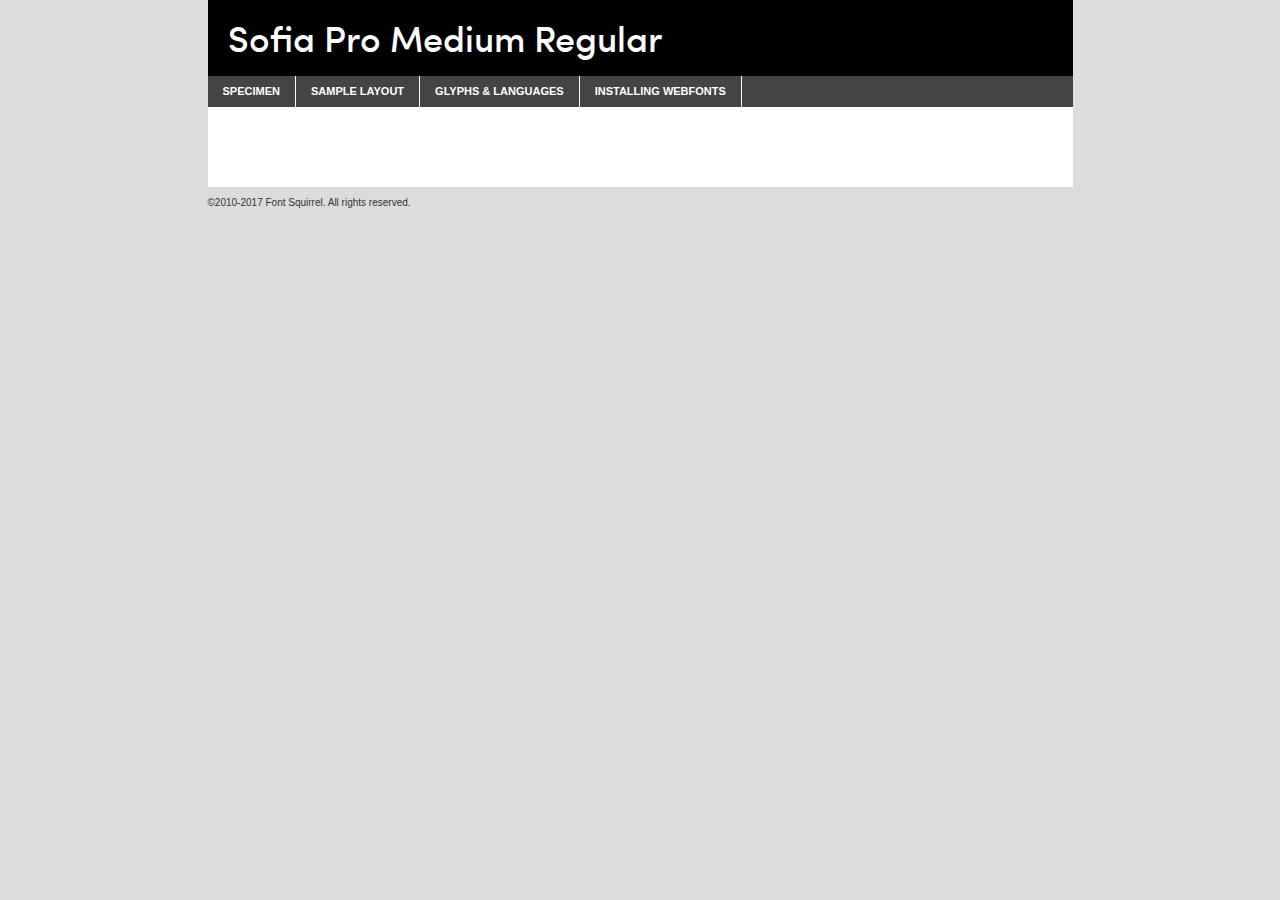
<file: fonts/WebFontSofiaPro/sofiapromedium-demo.html>
<!DOCTYPE html PUBLIC "-//W3C//DTD XHTML 1.0 Transitional//EN"
	"http://www.w3.org/TR/xhtml1/DTD/xhtml1-transitional.dtd">

<html xmlns="http://www.w3.org/1999/xhtml" xml:lang="en" lang="en">
<head>
	<meta http-equiv="Content-Type" content="text/html; charset=utf-8" />
	<script src="http://ajax.googleapis.com/ajax/libs/jquery/1.7.2/jquery.min.js" type="text/javascript" charset="utf-8"></script>
	<script type="text/javascript">
	(function($){$.fn.easyTabs=function(option){var param=jQuery.extend({fadeSpeed:"fast",defaultContent:1,activeClass:'active'},option);$(this).each(function(){var thisId="#"+this.id;if(param.defaultContent==''){param.defaultContent=1;}
	if(typeof param.defaultContent=="number")
	{var defaultTab=$(thisId+" .tabs li:eq("+(param.defaultContent-1)+") a").attr('href').substr(1);}else{var defaultTab=param.defaultContent;}
	$(thisId+" .tabs li a").each(function(){var tabToHide=$(this).attr('href').substr(1);$("#"+tabToHide).addClass('easytabs-tab-content');});hideAll();changeContent(defaultTab);function hideAll(){$(thisId+" .easytabs-tab-content").hide();}
	function changeContent(tabId){hideAll();$(thisId+" .tabs li").removeClass(param.activeClass);$(thisId+" .tabs li a[href=#"+tabId+"]").closest('li').addClass(param.activeClass);if(param.fadeSpeed!="none")
	{$(thisId+" #"+tabId).fadeIn(param.fadeSpeed);}else{$(thisId+" #"+tabId).show();}}
	$(thisId+" .tabs li").click(function(){var tabId=$(this).find('a').attr('href').substr(1);changeContent(tabId);return false;});});}})(jQuery);
	</script>
	<link rel="stylesheet" href="specimen_files/specimen_stylesheet.css" type="text/css" charset="utf-8" />
	<link rel="stylesheet" href="stylesheet.css" type="text/css" charset="utf-8" />

	<style type="text/css">
					body{
				font-family: 'sofia_promedium';
							}
		</style>

	<title>Sofia Pro Medium Regular Specimen</title>
	
	
	<script type="text/javascript" charset="utf-8">
		$(document).ready(function() {
			$('#container').easyTabs({defaultContent:1});
		});
	</script>
</head>

<body>
<div id="container">
	<div id="header">
		Sofia Pro Medium Regular	</div>
	<ul class="tabs">
		<li><a href="#specimen">Specimen</a></li>
		<li><a href="#layout">Sample Layout</a></li>
				<li><a href="#glyphs">Glyphs &amp; Languages</a></li>
		<li><a href="#installing">Installing Webfonts</a></li>
		
	</ul>
	
	<div id="main_content">

		
			<div id="specimen">
		
				<div class="section">
					<div class="grid12 firstcol">
						<div class="huge">AaBb</div>
					</div>
				</div>
		
				<div class="section">
					<div class="glyph_range">A&#x200B;B&#x200b;C&#x200b;D&#x200b;E&#x200b;F&#x200b;G&#x200b;H&#x200b;I&#x200b;J&#x200b;K&#x200b;L&#x200b;M&#x200b;N&#x200b;O&#x200b;P&#x200b;Q&#x200b;R&#x200b;S&#x200b;T&#x200b;U&#x200b;V&#x200b;W&#x200b;X&#x200b;Y&#x200b;Z&#x200b;a&#x200b;b&#x200b;c&#x200b;d&#x200b;e&#x200b;f&#x200b;g&#x200b;h&#x200b;i&#x200b;j&#x200b;k&#x200b;l&#x200b;m&#x200b;n&#x200b;o&#x200b;p&#x200b;q&#x200b;r&#x200b;s&#x200b;t&#x200b;u&#x200b;v&#x200b;w&#x200b;x&#x200b;y&#x200b;z&#x200b;1&#x200b;2&#x200b;3&#x200b;4&#x200b;5&#x200b;6&#x200b;7&#x200b;8&#x200b;9&#x200b;0&#x200b;&amp;&#x200b;.&#x200b;,&#x200b;?&#x200b;!&#x200b;&#64;&#x200b;(&#x200b;)&#x200b;#&#x200b;$&#x200b;%&#x200b;*&#x200b;+&#x200b;-&#x200b;=&#x200b;:&#x200b;;</div>
				</div>
				<div class="section">
					<div class="grid12 firstcol">
						<table class="sample_table">
							<tr><td>10</td><td class="size10">abcdefghijklmnopqrstuvwxyzABCDEFGHIJKLMNOPQRSTUVWXYZ0123456789abcdefghijklmnopqrstuvwxyzABCDEFGHIJKLMNOPQRSTUVWXYZ0123456789abcdefghijklmnopqrstuvwxyzABCDEFGHIJKLMNOPQRSTUVWXYZ</td></tr>
							<tr><td>11</td><td class="size11">abcdefghijklmnopqrstuvwxyzABCDEFGHIJKLMNOPQRSTUVWXYZ0123456789abcdefghijklmnopqrstuvwxyzABCDEFGHIJKLMNOPQRSTUVWXYZ0123456789abcdefghijklmnopqrstuvwxyzABCDEFGHIJKLMNOPQRSTUVWXYZ</td></tr>
							<tr><td>12</td><td class="size12">abcdefghijklmnopqrstuvwxyzABCDEFGHIJKLMNOPQRSTUVWXYZ0123456789abcdefghijklmnopqrstuvwxyzABCDEFGHIJKLMNOPQRSTUVWXYZ0123456789abcdefghijklmnopqrstuvwxyzABCDEFGHIJKLMNOPQRSTUVWXYZ</td></tr>
							<tr><td>13</td><td class="size13">abcdefghijklmnopqrstuvwxyzABCDEFGHIJKLMNOPQRSTUVWXYZ0123456789abcdefghijklmnopqrstuvwxyzABCDEFGHIJKLMNOPQRSTUVWXYZ0123456789abcdefghijklmnopqrstuvwxyzABCDEFGHIJKLMNOPQRSTUVWXYZ</td></tr>
							<tr><td>14</td><td class="size14">abcdefghijklmnopqrstuvwxyzABCDEFGHIJKLMNOPQRSTUVWXYZ0123456789abcdefghijklmnopqrstuvwxyzABCDEFGHIJKLMNOPQRSTUVWXYZ0123456789abcdefghijklmnopqrstuvwxyzABCDEFGHIJKLMNOPQRSTUVWXYZ</td></tr>
							<tr><td>16</td><td class="size16">abcdefghijklmnopqrstuvwxyzABCDEFGHIJKLMNOPQRSTUVWXYZ0123456789abcdefghijklmnopqrstuvwxyzABCDEFGHIJKLMNOPQRSTUVWXYZ</td></tr>
							<tr><td>18</td><td class="size18">abcdefghijklmnopqrstuvwxyzABCDEFGHIJKLMNOPQRSTUVWXYZ0123456789abcdefghijklmnopqrstuvwxyzABCDEFGHIJKLMNOPQRSTUVWXYZ</td></tr>
							<tr><td>20</td><td class="size20">abcdefghijklmnopqrstuvwxyzABCDEFGHIJKLMNOPQRSTUVWXYZ0123456789abcdefghijklmnopqrstuvwxyzABCDEFGHIJKLMNOPQRSTUVWXYZ</td></tr>
							<tr><td>24</td><td class="size24">abcdefghijklmnopqrstuvwxyzABCDEFGHIJKLMNOPQRSTUVWXYZ0123456789abcdefghijklmnopqrstuvwxyzABCDEFGHIJKLMNOPQRSTUVWXYZ</td></tr>
							<tr><td>30</td><td class="size30">abcdefghijklmnopqrstuvwxyzABCDEFGHIJKLMNOPQRSTUVWXYZ0123456789abcdefghijklmnopqrstuvwxyzABCDEFGHIJKLMNOPQRSTUVWXYZ</td></tr>
							<tr><td>36</td><td class="size36">abcdefghijklmnopqrstuvwxyzABCDEFGHIJKLMNOPQRSTUVWXYZ0123456789abcdefghijklmnopqrstuvwxyzABCDEFGHIJKLMNOPQRSTUVWXYZ</td></tr>
							<tr><td>48</td><td class="size48">abcdefghijklmnopqrstuvwxyzABCDEFGHIJKLMNOPQRSTUVWXYZ0123456789abcdefghijklmnopqrstuvwxyzABCDEFGHIJKLMNOPQRSTUVWXYZ</td></tr>
							<tr><td>60</td><td class="size60">abcdefghijklmnopqrstuvwxyzABCDEFGHIJKLMNOPQRSTUVWXYZ0123456789abcdefghijklmnopqrstuvwxyzABCDEFGHIJKLMNOPQRSTUVWXYZ</td></tr>
							<tr><td>72</td><td class="size72">abcdefghijklmnopqrstuvwxyzABCDEFGHIJKLMNOPQRSTUVWXYZ0123456789abcdefghijklmnopqrstuvwxyzABCDEFGHIJKLMNOPQRSTUVWXYZ</td></tr>
							<tr><td>90</td><td class="size90">abcdefghijklmnopqrstuvwxyzABCDEFGHIJKLMNOPQRSTUVWXYZ0123456789abcdefghijklmnopqrstuvwxyzABCDEFGHIJKLMNOPQRSTUVWXYZ</td></tr>
						</table>
				
					</div>
			
				</div>
		
		
		
								<div class="section" id="bodycomparison">


										<div id="xheight">
				<div class="fontbody">&#x25FC;&#x25FC;&#x25FC;&#x25FC;&#x25FC;&#x25FC;&#x25FC;&#x25FC;&#x25FC;&#x25FC;&#x25FC;&#x25FC;&#x25FC;&#x25FC;&#x25FC;&#x25FC;&#x25FC;&#x25FC;&#x25FC;&#x25FC;&#x25FC;&#x25FC;&#x25FC;&#x25FC;&#x25FC;&#x25FC;&#x25FC;&#x25FC;&#x25FC;&#x25FC;&#x25FC;&#x25FC;&#x25FC;&#x25FC;&#x25FC;&#x25FC;&#x25FC;&#x25FC;&#x25FC;&#x25FC;&#x25FC;&#x25FC;&#x25FC;&#x25FC;&#x25FC;&#x25FC;&#x25FC;&#x25FC;&#x25FC;&#x25FC;&#x25FC;&#x25FC;&#x25FC;&#x25FC;&#x25FC;&#x25FC;&#x25FC;&#x25FC;&#x25FC;&#x25FC;&#x25FC;&#x25FC;&#x25FC;&#x25FC;&#x25FC;&#x25FC;&#x25FC;&#x25FC;&#x25FC;&#x25FC;&#x25FC;&#x25FC;&#x25FC;&#x25FC;&#x25FC;&#x25FC;&#x25FC;&#x25FC;&#x25FC;&#x25FC;&#x25FC;&#x25FC;&#x25FC;&#x25FC;&#x25FC;&#x25FC;&#x25FC;&#x25FC;&#x25FC;&#x25FC;&#x25FC;&#x25FC;&#x25FC;&#x25FC;&#x25FC;&#x25FC;&#x25FC;&#x25FC;&#x25FC;body</div><div class="arialbody">body</div><div class="verdanabody">body</div><div class="georgiabody">body</div></div>
										<div class="fontbody" style="z-index:1">
											body<span>Sofia Pro Medium Regular</span>
										</div>
										<div class="arialbody" style="z-index:1">
											body<span>Arial</span>
										</div>
										<div class="verdanabody" style="z-index:1">
											body<span>Verdana</span>
										</div>
										<div class="georgiabody" style="z-index:1">
											body<span>Georgia</span>
										</div>



								</div>
		
		
				<div class="section psample psample_row1" id="">
					
					<div class="grid2 firstcol">
						<p class="size10"><span>10.</span>Aenean lacinia bibendum nulla sed consectetur. Fusce dapibus, tellus ac cursus commodo, tortor mauris condimentum nibh, ut fermentum massa justo sit amet risus. Nullam id dolor id nibh ultricies vehicula ut id elit. Cum sociis natoque penatibus et magnis dis parturient montes, nascetur ridiculus mus. Nulla vitae elit libero, a pharetra augue.</p>
			
					</div>
					<div class="grid3">
						<p class="size11"><span>11.</span>Aenean lacinia bibendum nulla sed consectetur. Fusce dapibus, tellus ac cursus commodo, tortor mauris condimentum nibh, ut fermentum massa justo sit amet risus. Nullam id dolor id nibh ultricies vehicula ut id elit. Cum sociis natoque penatibus et magnis dis parturient montes, nascetur ridiculus mus. Nulla vitae elit libero, a pharetra augue.</p>
			
					</div>
					<div class="grid3">
						<p class="size12"><span>12.</span>Aenean lacinia bibendum nulla sed consectetur. Fusce dapibus, tellus ac cursus commodo, tortor mauris condimentum nibh, ut fermentum massa justo sit amet risus. Nullam id dolor id nibh ultricies vehicula ut id elit. Cum sociis natoque penatibus et magnis dis parturient montes, nascetur ridiculus mus. Nulla vitae elit libero, a pharetra augue.</p>
			
					</div>
					<div class="grid4">
						<p class="size13"><span>13.</span>Aenean lacinia bibendum nulla sed consectetur. Fusce dapibus, tellus ac cursus commodo, tortor mauris condimentum nibh, ut fermentum massa justo sit amet risus. Nullam id dolor id nibh ultricies vehicula ut id elit. Cum sociis natoque penatibus et magnis dis parturient montes, nascetur ridiculus mus. Nulla vitae elit libero, a pharetra augue.</p>
			
					</div>
					<div class="white_blend"></div>
					
				</div>
				<div class="section psample psample_row2" id="">
					<div class="grid3 firstcol">
						<p class="size14"><span>14.</span>Aenean lacinia bibendum nulla sed consectetur. Fusce dapibus, tellus ac cursus commodo, tortor mauris condimentum nibh, ut fermentum massa justo sit amet risus. Nullam id dolor id nibh ultricies vehicula ut id elit. Cum sociis natoque penatibus et magnis dis parturient montes, nascetur ridiculus mus. Nulla vitae elit libero, a pharetra augue.</p>
			
					</div>
					<div class="grid4">
						<p class="size16"><span>16.</span>Aenean lacinia bibendum nulla sed consectetur. Fusce dapibus, tellus ac cursus commodo, tortor mauris condimentum nibh, ut fermentum massa justo sit amet risus. Nullam id dolor id nibh ultricies vehicula ut id elit. Cum sociis natoque penatibus et magnis dis parturient montes, nascetur ridiculus mus. Nulla vitae elit libero, a pharetra augue.</p>
			
					</div>
					<div class="grid5">
						<p class="size18"><span>18.</span>Aenean lacinia bibendum nulla sed consectetur. Fusce dapibus, tellus ac cursus commodo, tortor mauris condimentum nibh, ut fermentum massa justo sit amet risus. Nullam id dolor id nibh ultricies vehicula ut id elit. Cum sociis natoque penatibus et magnis dis parturient montes, nascetur ridiculus mus. Nulla vitae elit libero, a pharetra augue.</p>
			
					</div>

					<div class="white_blend"></div>

				</div>
				
				<div class="section psample psample_row3" id="">
					<div class="grid5 firstcol">
						<p class="size20"><span>20.</span>Aenean lacinia bibendum nulla sed consectetur. Fusce dapibus, tellus ac cursus commodo, tortor mauris condimentum nibh, ut fermentum massa justo sit amet risus. Nullam id dolor id nibh ultricies vehicula ut id elit. Cum sociis natoque penatibus et magnis dis parturient montes, nascetur ridiculus mus. Nulla vitae elit libero, a pharetra augue.</p>
					</div>
					<div class="grid7">
						<p class="size24"><span>24.</span>Aenean lacinia bibendum nulla sed consectetur. Fusce dapibus, tellus ac cursus commodo, tortor mauris condimentum nibh, ut fermentum massa justo sit amet risus. Nullam id dolor id nibh ultricies vehicula ut id elit. Cum sociis natoque penatibus et magnis dis parturient montes, nascetur ridiculus mus. Nulla vitae elit libero, a pharetra augue.</p>
					</div>
					
					<div class="white_blend"></div>
					
				</div>
				
				<div class="section psample psample_row4" id="">
					<div class="grid12 firstcol">
						<p class="size30"><span>30.</span>Aenean lacinia bibendum nulla sed consectetur. Fusce dapibus, tellus ac cursus commodo, tortor mauris condimentum nibh, ut fermentum massa justo sit amet risus. Nullam id dolor id nibh ultricies vehicula ut id elit. Cum sociis natoque penatibus et magnis dis parturient montes, nascetur ridiculus mus. Nulla vitae elit libero, a pharetra augue.</p>
					</div>
					<div class="white_blend"></div>
					
				</div>
				
				
				
				<div class="section psample psample_row1 fullreverse">
					<div class="grid2 firstcol">
						<p class="size10"><span>10.</span>Aenean lacinia bibendum nulla sed consectetur. Fusce dapibus, tellus ac cursus commodo, tortor mauris condimentum nibh, ut fermentum massa justo sit amet risus. Nullam id dolor id nibh ultricies vehicula ut id elit. Cum sociis natoque penatibus et magnis dis parturient montes, nascetur ridiculus mus. Nulla vitae elit libero, a pharetra augue.</p>
			
					</div>
					<div class="grid3">
						<p class="size11"><span>11.</span>Aenean lacinia bibendum nulla sed consectetur. Fusce dapibus, tellus ac cursus commodo, tortor mauris condimentum nibh, ut fermentum massa justo sit amet risus. Nullam id dolor id nibh ultricies vehicula ut id elit. Cum sociis natoque penatibus et magnis dis parturient montes, nascetur ridiculus mus. Nulla vitae elit libero, a pharetra augue.</p>
			
					</div>
					<div class="grid3">
						<p class="size12"><span>12.</span>Aenean lacinia bibendum nulla sed consectetur. Fusce dapibus, tellus ac cursus commodo, tortor mauris condimentum nibh, ut fermentum massa justo sit amet risus. Nullam id dolor id nibh ultricies vehicula ut id elit. Cum sociis natoque penatibus et magnis dis parturient montes, nascetur ridiculus mus. Nulla vitae elit libero, a pharetra augue.</p>
			
					</div>
					<div class="grid4">
						<p class="size13"><span>13.</span>Aenean lacinia bibendum nulla sed consectetur. Fusce dapibus, tellus ac cursus commodo, tortor mauris condimentum nibh, ut fermentum massa justo sit amet risus. Nullam id dolor id nibh ultricies vehicula ut id elit. Cum sociis natoque penatibus et magnis dis parturient montes, nascetur ridiculus mus. Nulla vitae elit libero, a pharetra augue.</p>
			
					</div>
					<div class="black_blend"></div>
					
				</div>
				
				<div class="section psample psample_row2 fullreverse">
					<div class="grid3 firstcol">
						<p class="size14"><span>14.</span>Aenean lacinia bibendum nulla sed consectetur. Fusce dapibus, tellus ac cursus commodo, tortor mauris condimentum nibh, ut fermentum massa justo sit amet risus. Nullam id dolor id nibh ultricies vehicula ut id elit. Cum sociis natoque penatibus et magnis dis parturient montes, nascetur ridiculus mus. Nulla vitae elit libero, a pharetra augue.</p>
			
					</div>
					<div class="grid4">
						<p class="size16"><span>16.</span>Aenean lacinia bibendum nulla sed consectetur. Fusce dapibus, tellus ac cursus commodo, tortor mauris condimentum nibh, ut fermentum massa justo sit amet risus. Nullam id dolor id nibh ultricies vehicula ut id elit. Cum sociis natoque penatibus et magnis dis parturient montes, nascetur ridiculus mus. Nulla vitae elit libero, a pharetra augue.</p>
			
					</div>
					<div class="grid5">
						<p class="size18"><span>18.</span>Aenean lacinia bibendum nulla sed consectetur. Fusce dapibus, tellus ac cursus commodo, tortor mauris condimentum nibh, ut fermentum massa justo sit amet risus. Nullam id dolor id nibh ultricies vehicula ut id elit. Cum sociis natoque penatibus et magnis dis parturient montes, nascetur ridiculus mus. Nulla vitae elit libero, a pharetra augue.</p>
			
					</div>
					<div class="black_blend"></div>

				</div>
				
				<div class="section psample fullreverse psample_row3" id="">
					<div class="grid5 firstcol">
						<p class="size20"><span>20.</span>Aenean lacinia bibendum nulla sed consectetur. Fusce dapibus, tellus ac cursus commodo, tortor mauris condimentum nibh, ut fermentum massa justo sit amet risus. Nullam id dolor id nibh ultricies vehicula ut id elit. Cum sociis natoque penatibus et magnis dis parturient montes, nascetur ridiculus mus. Nulla vitae elit libero, a pharetra augue.</p>
					</div>
					<div class="grid7">
						<p class="size24"><span>24.</span>Aenean lacinia bibendum nulla sed consectetur. Fusce dapibus, tellus ac cursus commodo, tortor mauris condimentum nibh, ut fermentum massa justo sit amet risus. Nullam id dolor id nibh ultricies vehicula ut id elit. Cum sociis natoque penatibus et magnis dis parturient montes, nascetur ridiculus mus. Nulla vitae elit libero, a pharetra augue.</p>
					</div>
					
					<div class="black_blend"></div>
					
				</div>
				
				<div class="section psample fullreverse psample_row4" id="" style="border-bottom: 20px #000 solid;">
					<div class="grid12 firstcol">
						<p class="size30"><span>30.</span>Aenean lacinia bibendum nulla sed consectetur. Fusce dapibus, tellus ac cursus commodo, tortor mauris condimentum nibh, ut fermentum massa justo sit amet risus. Nullam id dolor id nibh ultricies vehicula ut id elit. Cum sociis natoque penatibus et magnis dis parturient montes, nascetur ridiculus mus. Nulla vitae elit libero, a pharetra augue.</p>
					</div>
					<div class="black_blend"></div>
					
				</div>
				
				
				
				
			</div>
			
			<div id="layout">
				
				<div class="section">
					
					<div class="grid12 firstcol">
						<h1>Lorem Ipsum Dolor</h1>
						<h2>Etiam porta sem malesuada magna mollis euismod</h2>
						
						<p class="byline">By <a href="#link">Aenean Lacinia</a></p>
					</div>
				</div>
				<div class="section">
					<div class="grid8 firstcol">
						<p class="large">Donec sed odio dui. Morbi leo risus, porta ac consectetur ac, vestibulum at eros. Fusce dapibus, tellus ac cursus commodo, tortor mauris condimentum nibh, ut fermentum massa justo sit amet risus. </p>

						
						<h3>Pellentesque ornare sem</h3>

						<p>Maecenas sed diam eget risus varius blandit sit amet non magna. Maecenas faucibus mollis interdum. Donec ullamcorper nulla non metus auctor fringilla. Nullam id dolor id nibh ultricies vehicula ut id elit. Nullam id dolor id nibh ultricies vehicula ut id elit. </p>

						<p>Aenean eu leo quam. Pellentesque ornare sem lacinia quam venenatis vestibulum. Lorem ipsum dolor sit amet, consectetur adipiscing elit. Cum sociis natoque penatibus et magnis dis parturient montes, nascetur ridiculus mus. </p>

						<p>Nulla vitae elit libero, a pharetra augue. Praesent commodo cursus magna, vel scelerisque nisl consectetur et. Aenean lacinia bibendum nulla sed consectetur. </p>

						<p>Nullam quis risus eget urna mollis ornare vel eu leo. Nullam quis risus eget urna mollis ornare vel eu leo. Maecenas sed diam eget risus varius blandit sit amet non magna. Donec ullamcorper nulla non metus auctor fringilla. </p>

						<h3>Cras mattis consectetur</h3>

						<p>Aenean eu leo quam. Pellentesque ornare sem lacinia quam venenatis vestibulum. Aenean lacinia bibendum nulla sed consectetur. Integer posuere erat a ante venenatis dapibus posuere velit aliquet. Cras mattis consectetur purus sit amet fermentum. </p>

						<p>Nullam id dolor id nibh ultricies vehicula ut id elit. Nullam quis risus eget urna mollis ornare vel eu leo. Cras mattis consectetur purus sit amet fermentum.</p>
					</div>
					
					<div class="grid4 sidebar">
						
						<div class="box reverse">
							<p class="last">Nullam quis risus eget urna mollis ornare vel eu leo. Donec ullamcorper nulla non metus auctor fringilla. Cras mattis consectetur purus sit amet fermentum. Sed posuere consectetur est at lobortis. Lorem ipsum dolor sit amet, consectetur adipiscing elit. </p>
						</div>
						
						<p class="caption">Maecenas sed diam eget risus varius.</p>

						<p>Vestibulum id ligula porta felis euismod semper. Integer posuere erat a ante venenatis dapibus posuere velit aliquet. Vestibulum id ligula porta felis euismod semper. Sed posuere consectetur est at lobortis. Maecenas sed diam eget risus varius blandit sit amet non magna. Fusce dapibus, tellus ac cursus commodo, tortor mauris condimentum nibh, ut fermentum massa justo sit amet risus. </p>

					

						<p>Duis mollis, est non commodo luctus, nisi erat porttitor ligula, eget lacinia odio sem nec elit. Aenean lacinia bibendum nulla sed consectetur. Vivamus sagittis lacus vel augue laoreet rutrum faucibus dolor auctor. Aenean lacinia bibendum nulla sed consectetur. Nullam quis risus eget urna mollis ornare vel eu leo. </p>

						<p>Praesent commodo cursus magna, vel scelerisque nisl consectetur et. Donec ullamcorper nulla non metus auctor fringilla. Maecenas faucibus mollis interdum. Fusce dapibus, tellus ac cursus commodo, tortor mauris condimentum nibh, ut fermentum massa justo sit amet risus. </p>

					</div>
				</div>
				
			</div>


			



		<div id="glyphs">
			<div class="section">
				<div class="grid12 firstcol">
			
				<h1>Language Support</h1>
				<p>The subset of Sofia Pro Medium Regular in this kit supports the following languages:<br />
			
					Albanian, Basque, Breton, Chamorro, Danish, Dutch, English, Faroese, Finnish, French, Frisian, Galician, German, Icelandic, Italian, Malagasy, Norwegian, Portuguese, Spanish, Alsatian, Aragonese, Arapaho, Arrernte, Asturian, Aymara, Bislama, Cebuano, Corsican, Fijian, French_creole, Genoese, Gilbertese, Greenlandic, Haitian_creole, Hiligaynon, Hmong, Hopi, Ibanag, Iloko_ilokano, Indonesian, Interglossa_glosa, Interlingua, Irish_gaelic, Jerriais, Lojban, Lombard, Luxembourgeois, Manx, Mohawk, Norfolk_pitcairnese, Occitan, Oromo, Pangasinan, Papiamento, Piedmontese, Potawatomi, Rhaeto-romance, Romansh, Rotokas, Sami_lule, Samoan, Sardinian, Scots_gaelic, Seychelles_creole, Shona, Sicilian, Somali, Southern_ndebele, Swahili, Swati_swazi, Tagalog_filipino_pilipino, Tetum, Tok_pisin, Uyghur_latinized, Volapuk, Walloon, Warlpiri, Xhosa, Yapese, Zulu, Latinbasic, Demo				</p>
				<h1>Glyph Chart</h1>
				<p>The subset of Sofia Pro Medium Regular in this kit includes all the glyphs listed below. Unicode entities are included above each glyph to help you insert individual characters into your layout.</p>
				<div id="glyph_chart">
			
																				 <div><p>&amp;#13;</p>&#13;</div>
																				 <div><p>&amp;#32;</p>&#32;</div>
																				 <div><p>&amp;#33;</p>&#33;</div>
																				 <div><p>&amp;#34;</p>&#34;</div>
																				 <div><p>&amp;#35;</p>&#35;</div>
																				 <div><p>&amp;#36;</p>&#36;</div>
																				 <div><p>&amp;#37;</p>&#37;</div>
																				 <div><p>&amp;#38;</p>&#38;</div>
																				 <div><p>&amp;#39;</p>&#39;</div>
																				 <div><p>&amp;#40;</p>&#40;</div>
																				 <div><p>&amp;#41;</p>&#41;</div>
																				 <div><p>&amp;#42;</p>&#42;</div>
																				 <div><p>&amp;#43;</p>&#43;</div>
																				 <div><p>&amp;#44;</p>&#44;</div>
																				 <div><p>&amp;#45;</p>&#45;</div>
																				 <div><p>&amp;#46;</p>&#46;</div>
																				 <div><p>&amp;#47;</p>&#47;</div>
																				 <div><p>&amp;#48;</p>&#48;</div>
																				 <div><p>&amp;#49;</p>&#49;</div>
																				 <div><p>&amp;#50;</p>&#50;</div>
																				 <div><p>&amp;#51;</p>&#51;</div>
																				 <div><p>&amp;#52;</p>&#52;</div>
																				 <div><p>&amp;#53;</p>&#53;</div>
																				 <div><p>&amp;#54;</p>&#54;</div>
																				 <div><p>&amp;#55;</p>&#55;</div>
																				 <div><p>&amp;#56;</p>&#56;</div>
																				 <div><p>&amp;#57;</p>&#57;</div>
																				 <div><p>&amp;#58;</p>&#58;</div>
																				 <div><p>&amp;#59;</p>&#59;</div>
																				 <div><p>&amp;#60;</p>&#60;</div>
																				 <div><p>&amp;#61;</p>&#61;</div>
																				 <div><p>&amp;#62;</p>&#62;</div>
																				 <div><p>&amp;#63;</p>&#63;</div>
																				 <div><p>&amp;#64;</p>&#64;</div>
																				 <div><p>&amp;#65;</p>&#65;</div>
																				 <div><p>&amp;#66;</p>&#66;</div>
																				 <div><p>&amp;#67;</p>&#67;</div>
																				 <div><p>&amp;#68;</p>&#68;</div>
																				 <div><p>&amp;#69;</p>&#69;</div>
																				 <div><p>&amp;#70;</p>&#70;</div>
																				 <div><p>&amp;#71;</p>&#71;</div>
																				 <div><p>&amp;#72;</p>&#72;</div>
																				 <div><p>&amp;#73;</p>&#73;</div>
																				 <div><p>&amp;#74;</p>&#74;</div>
																				 <div><p>&amp;#75;</p>&#75;</div>
																				 <div><p>&amp;#76;</p>&#76;</div>
																				 <div><p>&amp;#77;</p>&#77;</div>
																				 <div><p>&amp;#78;</p>&#78;</div>
																				 <div><p>&amp;#79;</p>&#79;</div>
																				 <div><p>&amp;#80;</p>&#80;</div>
																				 <div><p>&amp;#81;</p>&#81;</div>
																				 <div><p>&amp;#82;</p>&#82;</div>
																				 <div><p>&amp;#83;</p>&#83;</div>
																				 <div><p>&amp;#84;</p>&#84;</div>
																				 <div><p>&amp;#85;</p>&#85;</div>
																				 <div><p>&amp;#86;</p>&#86;</div>
																				 <div><p>&amp;#87;</p>&#87;</div>
																				 <div><p>&amp;#88;</p>&#88;</div>
																				 <div><p>&amp;#89;</p>&#89;</div>
																				 <div><p>&amp;#90;</p>&#90;</div>
																				 <div><p>&amp;#91;</p>&#91;</div>
																				 <div><p>&amp;#92;</p>&#92;</div>
																				 <div><p>&amp;#93;</p>&#93;</div>
																				 <div><p>&amp;#95;</p>&#95;</div>
																				 <div><p>&amp;#96;</p>&#96;</div>
																				 <div><p>&amp;#97;</p>&#97;</div>
																				 <div><p>&amp;#98;</p>&#98;</div>
																				 <div><p>&amp;#99;</p>&#99;</div>
																				 <div><p>&amp;#100;</p>&#100;</div>
																				 <div><p>&amp;#101;</p>&#101;</div>
																				 <div><p>&amp;#102;</p>&#102;</div>
																				 <div><p>&amp;#103;</p>&#103;</div>
																				 <div><p>&amp;#104;</p>&#104;</div>
																				 <div><p>&amp;#105;</p>&#105;</div>
																				 <div><p>&amp;#106;</p>&#106;</div>
																				 <div><p>&amp;#107;</p>&#107;</div>
																				 <div><p>&amp;#108;</p>&#108;</div>
																				 <div><p>&amp;#109;</p>&#109;</div>
																				 <div><p>&amp;#110;</p>&#110;</div>
																				 <div><p>&amp;#111;</p>&#111;</div>
																				 <div><p>&amp;#112;</p>&#112;</div>
																				 <div><p>&amp;#113;</p>&#113;</div>
																				 <div><p>&amp;#114;</p>&#114;</div>
																				 <div><p>&amp;#115;</p>&#115;</div>
																				 <div><p>&amp;#116;</p>&#116;</div>
																				 <div><p>&amp;#117;</p>&#117;</div>
																				 <div><p>&amp;#118;</p>&#118;</div>
																				 <div><p>&amp;#119;</p>&#119;</div>
																				 <div><p>&amp;#120;</p>&#120;</div>
																				 <div><p>&amp;#121;</p>&#121;</div>
																				 <div><p>&amp;#122;</p>&#122;</div>
																				 <div><p>&amp;#123;</p>&#123;</div>
																				 <div><p>&amp;#124;</p>&#124;</div>
																				 <div><p>&amp;#125;</p>&#125;</div>
																				 <div><p>&amp;#160;</p>&#160;</div>
																				 <div><p>&amp;#161;</p>&#161;</div>
																				 <div><p>&amp;#162;</p>&#162;</div>
																				 <div><p>&amp;#163;</p>&#163;</div>
																				 <div><p>&amp;#164;</p>&#164;</div>
																				 <div><p>&amp;#165;</p>&#165;</div>
																				 <div><p>&amp;#166;</p>&#166;</div>
																				 <div><p>&amp;#167;</p>&#167;</div>
																				 <div><p>&amp;#168;</p>&#168;</div>
																				 <div><p>&amp;#169;</p>&#169;</div>
																				 <div><p>&amp;#170;</p>&#170;</div>
																				 <div><p>&amp;#171;</p>&#171;</div>
																				 <div><p>&amp;#172;</p>&#172;</div>
																				 <div><p>&amp;#173;</p>&#173;</div>
																				 <div><p>&amp;#174;</p>&#174;</div>
																				 <div><p>&amp;#175;</p>&#175;</div>
																				 <div><p>&amp;#176;</p>&#176;</div>
																				 <div><p>&amp;#177;</p>&#177;</div>
																				 <div><p>&amp;#178;</p>&#178;</div>
																				 <div><p>&amp;#179;</p>&#179;</div>
																				 <div><p>&amp;#180;</p>&#180;</div>
																				 <div><p>&amp;#181;</p>&#181;</div>
																				 <div><p>&amp;#182;</p>&#182;</div>
																				 <div><p>&amp;#183;</p>&#183;</div>
																				 <div><p>&amp;#184;</p>&#184;</div>
																				 <div><p>&amp;#185;</p>&#185;</div>
																				 <div><p>&amp;#186;</p>&#186;</div>
																				 <div><p>&amp;#187;</p>&#187;</div>
																				 <div><p>&amp;#188;</p>&#188;</div>
																				 <div><p>&amp;#189;</p>&#189;</div>
																				 <div><p>&amp;#190;</p>&#190;</div>
																				 <div><p>&amp;#191;</p>&#191;</div>
																				 <div><p>&amp;#192;</p>&#192;</div>
																				 <div><p>&amp;#193;</p>&#193;</div>
																				 <div><p>&amp;#194;</p>&#194;</div>
																				 <div><p>&amp;#195;</p>&#195;</div>
																				 <div><p>&amp;#196;</p>&#196;</div>
																				 <div><p>&amp;#197;</p>&#197;</div>
																				 <div><p>&amp;#198;</p>&#198;</div>
																				 <div><p>&amp;#199;</p>&#199;</div>
																				 <div><p>&amp;#200;</p>&#200;</div>
																				 <div><p>&amp;#201;</p>&#201;</div>
																				 <div><p>&amp;#202;</p>&#202;</div>
																				 <div><p>&amp;#203;</p>&#203;</div>
																				 <div><p>&amp;#204;</p>&#204;</div>
																				 <div><p>&amp;#205;</p>&#205;</div>
																				 <div><p>&amp;#206;</p>&#206;</div>
																				 <div><p>&amp;#207;</p>&#207;</div>
																				 <div><p>&amp;#208;</p>&#208;</div>
																				 <div><p>&amp;#209;</p>&#209;</div>
																				 <div><p>&amp;#210;</p>&#210;</div>
																				 <div><p>&amp;#211;</p>&#211;</div>
																				 <div><p>&amp;#212;</p>&#212;</div>
																				 <div><p>&amp;#213;</p>&#213;</div>
																				 <div><p>&amp;#214;</p>&#214;</div>
																				 <div><p>&amp;#215;</p>&#215;</div>
																				 <div><p>&amp;#216;</p>&#216;</div>
																				 <div><p>&amp;#217;</p>&#217;</div>
																				 <div><p>&amp;#218;</p>&#218;</div>
																				 <div><p>&amp;#219;</p>&#219;</div>
																				 <div><p>&amp;#220;</p>&#220;</div>
																				 <div><p>&amp;#221;</p>&#221;</div>
																				 <div><p>&amp;#222;</p>&#222;</div>
																				 <div><p>&amp;#223;</p>&#223;</div>
																				 <div><p>&amp;#224;</p>&#224;</div>
																				 <div><p>&amp;#225;</p>&#225;</div>
																				 <div><p>&amp;#226;</p>&#226;</div>
																				 <div><p>&amp;#227;</p>&#227;</div>
																				 <div><p>&amp;#228;</p>&#228;</div>
																				 <div><p>&amp;#229;</p>&#229;</div>
																				 <div><p>&amp;#230;</p>&#230;</div>
																				 <div><p>&amp;#231;</p>&#231;</div>
																				 <div><p>&amp;#232;</p>&#232;</div>
																				 <div><p>&amp;#233;</p>&#233;</div>
																				 <div><p>&amp;#234;</p>&#234;</div>
																				 <div><p>&amp;#235;</p>&#235;</div>
																				 <div><p>&amp;#236;</p>&#236;</div>
																				 <div><p>&amp;#237;</p>&#237;</div>
																				 <div><p>&amp;#238;</p>&#238;</div>
																				 <div><p>&amp;#239;</p>&#239;</div>
																				 <div><p>&amp;#240;</p>&#240;</div>
																				 <div><p>&amp;#241;</p>&#241;</div>
																				 <div><p>&amp;#242;</p>&#242;</div>
																				 <div><p>&amp;#243;</p>&#243;</div>
																				 <div><p>&amp;#244;</p>&#244;</div>
																				 <div><p>&amp;#245;</p>&#245;</div>
																				 <div><p>&amp;#246;</p>&#246;</div>
																				 <div><p>&amp;#247;</p>&#247;</div>
																				 <div><p>&amp;#248;</p>&#248;</div>
																				 <div><p>&amp;#249;</p>&#249;</div>
																				 <div><p>&amp;#250;</p>&#250;</div>
																				 <div><p>&amp;#251;</p>&#251;</div>
																				 <div><p>&amp;#252;</p>&#252;</div>
																				 <div><p>&amp;#253;</p>&#253;</div>
																				 <div><p>&amp;#254;</p>&#254;</div>
																				 <div><p>&amp;#255;</p>&#255;</div>
																				 <div><p>&amp;#338;</p>&#338;</div>
																				 <div><p>&amp;#339;</p>&#339;</div>
																				 <div><p>&amp;#376;</p>&#376;</div>
																				 <div><p>&amp;#710;</p>&#710;</div>
																				 <div><p>&amp;#732;</p>&#732;</div>
																				 <div><p>&amp;#8192;</p>&#8192;</div>
																				 <div><p>&amp;#8193;</p>&#8193;</div>
																				 <div><p>&amp;#8194;</p>&#8194;</div>
																				 <div><p>&amp;#8195;</p>&#8195;</div>
																				 <div><p>&amp;#8196;</p>&#8196;</div>
																				 <div><p>&amp;#8197;</p>&#8197;</div>
																				 <div><p>&amp;#8198;</p>&#8198;</div>
																				 <div><p>&amp;#8199;</p>&#8199;</div>
																				 <div><p>&amp;#8200;</p>&#8200;</div>
																				 <div><p>&amp;#8201;</p>&#8201;</div>
																				 <div><p>&amp;#8202;</p>&#8202;</div>
																				 <div><p>&amp;#8208;</p>&#8208;</div>
																				 <div><p>&amp;#8209;</p>&#8209;</div>
																				 <div><p>&amp;#8210;</p>&#8210;</div>
																				 <div><p>&amp;#8211;</p>&#8211;</div>
																				 <div><p>&amp;#8212;</p>&#8212;</div>
																				 <div><p>&amp;#8216;</p>&#8216;</div>
																				 <div><p>&amp;#8217;</p>&#8217;</div>
																				 <div><p>&amp;#8218;</p>&#8218;</div>
																				 <div><p>&amp;#8220;</p>&#8220;</div>
																				 <div><p>&amp;#8221;</p>&#8221;</div>
																				 <div><p>&amp;#8222;</p>&#8222;</div>
																				 <div><p>&amp;#8226;</p>&#8226;</div>
																				 <div><p>&amp;#8230;</p>&#8230;</div>
																				 <div><p>&amp;#8239;</p>&#8239;</div>
																				 <div><p>&amp;#8249;</p>&#8249;</div>
																				 <div><p>&amp;#8250;</p>&#8250;</div>
																				 <div><p>&amp;#8287;</p>&#8287;</div>
																				 <div><p>&amp;#8364;</p>&#8364;</div>
																				 <div><p>&amp;#8482;</p>&#8482;</div>
																				 <div><p>&amp;#9724;</p>&#9724;</div>
																				 <div><p>&amp;#64257;</p>&#64257;</div>
																				 <div><p>&amp;#64258;</p>&#64258;</div>
																				 <div><p>&amp;#64259;</p>&#64259;</div>
																				 <div><p>&amp;#64260;</p>&#64260;</div>
																																						</div>	
				</div>
		
		
			</div>
		</div>
		
		
		<div id="specs">
			
		</div>
	
		<div id="installing">
			<div class="section">
				<div class="grid7 firstcol">
					<h1>Installing Webfonts</h1>
					
					<p>Webfonts are supported by all major browser platforms but not all in the same way. There are currently four different font formats that must be included in order to target all browsers. This includes TTF, WOFF, EOT and SVG.</p>
					
					<h2>1. Upload your webfonts</h2>
					<p>You must upload your webfont kit to your website. They should be in or near the same directory as your CSS files.</p>
					
					<h2>2. Include the webfont stylesheet</h2>
					<p>A special CSS @font-face declaration helps the various browsers select the appropriate font it needs without causing you a bunch of headaches. Learn more about this syntax by reading the <a href="https://www.fontspring.com/blog/further-hardening-of-the-bulletproof-syntax">Fontspring blog post</a> about it. The code for it is as follows:</p>


<code>
@font-face{ 
	font-family: 'MyWebFont';
	src: url('WebFont.eot');
	src: url('WebFont.eot?#iefix') format('embedded-opentype'),
	     url('WebFont.woff') format('woff'),
	     url('WebFont.ttf') format('truetype'),
	     url('WebFont.svg#webfont') format('svg');
}
</code>

	<p>We've already gone ahead and generated the code for you. All you have to do is link to the stylesheet in your HTML, like this:</p>
	<code>&lt;link rel=&quot;stylesheet&quot; href=&quot;stylesheet.css&quot; type=&quot;text/css&quot; charset=&quot;utf-8&quot; /&gt;</code>

					<h2>3. Modify your own stylesheet</h2>
					<p>To take advantage of your new fonts, you must tell your stylesheet to use them. Look at the original @font-face declaration above and find the property called "font-family." The name linked there will be what you use to reference the font. Prepend that webfont name to the font stack in the "font-family" property, inside the selector you want to change. For example:</p>
<code>p { font-family: 'WebFont', Arial, sans-serif; }</code>

<h2>4. Test</h2>
<p>Getting webfonts to work cross-browser <em>can</em> be tricky. Use the information in the sidebar to help you if you find that fonts aren't loading in a particular browser.</p>
				</div>
				
				<div class="grid5 sidebar">
					<div class="box">
						<h2>Troubleshooting<br />Font-Face Problems</h2>
						<p>Having trouble getting your webfonts to load in your new website? Here are some tips to sort out what might be the problem.</p>

						<h3>Fonts not showing in any browser</h3>

						<p>This sounds like you need to work on the plumbing. You either did not upload the fonts to the correct directory, or you did not link the fonts properly in the CSS. If you've confirmed that all this is correct and you still have a problem, take a look at your .htaccess file and see if requests are getting intercepted.</p>

						<h3>Fonts not loading in iPhone or iPad</h3>

						<p>The most common problem here is that you are serving the fonts from an IIS server. IIS refuses to serve files that have unknown MIME types. If that is the case, you must set the MIME type for SVG to "image/svg+xml" in the server settings. Follow these instructions from Microsoft if you need help.</p>

						<h3>Fonts not loading in Firefox</h3>

						<p>The primary reason for this failure? You are still using a version Firefox older than 3.5. So upgrade already! If that isn't it, then you are very likely serving fonts from a different domain. Firefox requires that all font assets be served from the same domain. Lastly it is possible that you need to add WOFF to your list of MIME types (if you are serving via IIS.)</p>

						<h3>Fonts not loading in IE</h3>

						<p>Are you looking at Internet Explorer on an actual Windows machine or are you cheating by using a service like Adobe BrowserLab? Many of these screenshot services do not render @font-face for IE. Best to test it on a real machine.</p>

						<h3>Fonts not loading in IE9</h3>

						<p>IE9, like Firefox, requires that fonts be served from the same domain as the website. Make sure that is the case.</p>
					</div>
				</div>
			</div>
			
		</div>
	
	</div>
	<div id="footer">
		<p>&copy;2010-2017 Font Squirrel. All rights reserved.</p>
	</div>
</div>
</body>
</html>
</file>
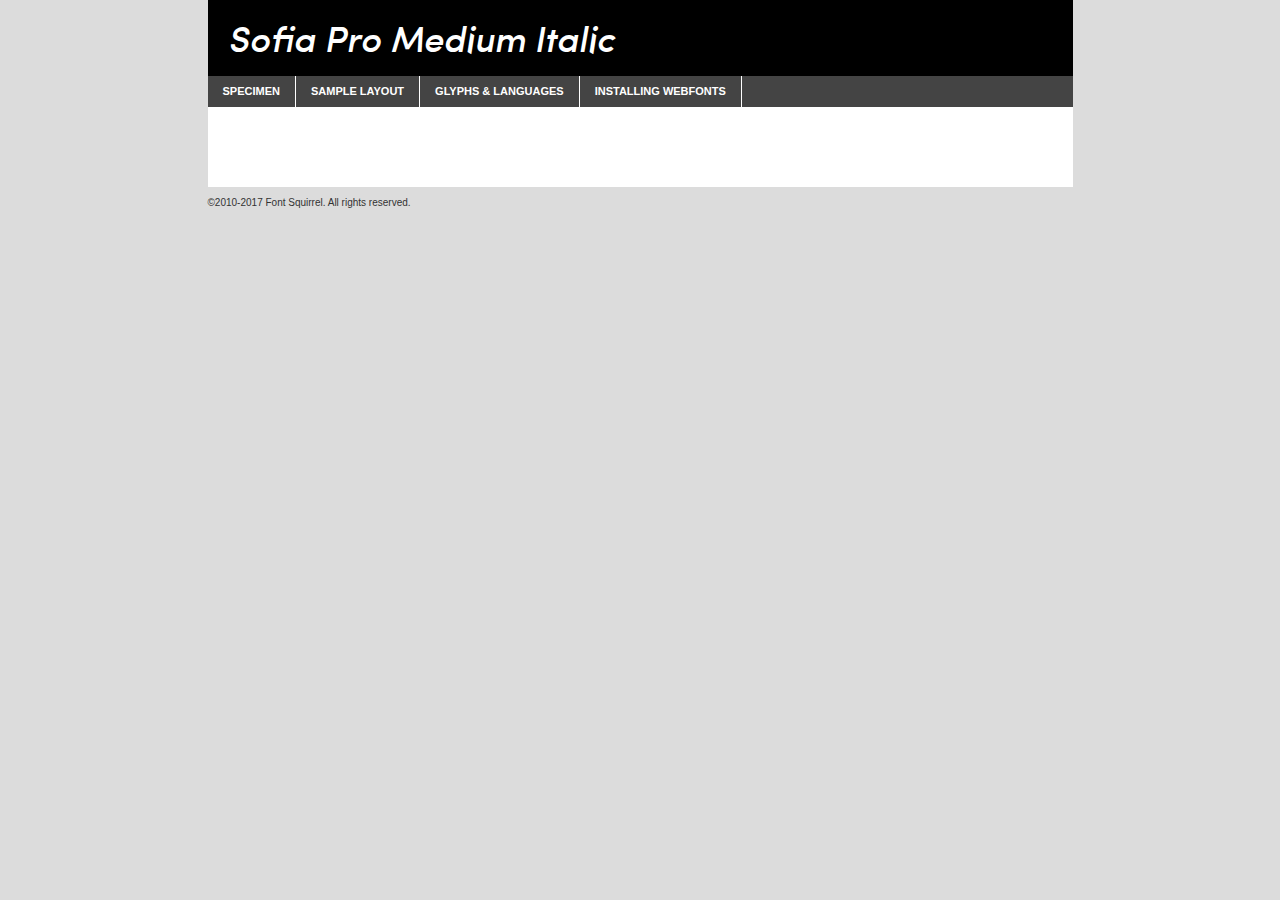
<file: fonts/WebFontSofiaPro/sofiapromedium-italic-demo.html>
<!DOCTYPE html PUBLIC "-//W3C//DTD XHTML 1.0 Transitional//EN"
	"http://www.w3.org/TR/xhtml1/DTD/xhtml1-transitional.dtd">

<html xmlns="http://www.w3.org/1999/xhtml" xml:lang="en" lang="en">
<head>
	<meta http-equiv="Content-Type" content="text/html; charset=utf-8" />
	<script src="http://ajax.googleapis.com/ajax/libs/jquery/1.7.2/jquery.min.js" type="text/javascript" charset="utf-8"></script>
	<script type="text/javascript">
	(function($){$.fn.easyTabs=function(option){var param=jQuery.extend({fadeSpeed:"fast",defaultContent:1,activeClass:'active'},option);$(this).each(function(){var thisId="#"+this.id;if(param.defaultContent==''){param.defaultContent=1;}
	if(typeof param.defaultContent=="number")
	{var defaultTab=$(thisId+" .tabs li:eq("+(param.defaultContent-1)+") a").attr('href').substr(1);}else{var defaultTab=param.defaultContent;}
	$(thisId+" .tabs li a").each(function(){var tabToHide=$(this).attr('href').substr(1);$("#"+tabToHide).addClass('easytabs-tab-content');});hideAll();changeContent(defaultTab);function hideAll(){$(thisId+" .easytabs-tab-content").hide();}
	function changeContent(tabId){hideAll();$(thisId+" .tabs li").removeClass(param.activeClass);$(thisId+" .tabs li a[href=#"+tabId+"]").closest('li').addClass(param.activeClass);if(param.fadeSpeed!="none")
	{$(thisId+" #"+tabId).fadeIn(param.fadeSpeed);}else{$(thisId+" #"+tabId).show();}}
	$(thisId+" .tabs li").click(function(){var tabId=$(this).find('a').attr('href').substr(1);changeContent(tabId);return false;});});}})(jQuery);
	</script>
	<link rel="stylesheet" href="specimen_files/specimen_stylesheet.css" type="text/css" charset="utf-8" />
	<link rel="stylesheet" href="stylesheet.css" type="text/css" charset="utf-8" />

	<style type="text/css">
					body{
				font-family: 'sofia_promedium_italic';
							}
		</style>

	<title>Sofia Pro Medium Italic Specimen</title>
	
	
	<script type="text/javascript" charset="utf-8">
		$(document).ready(function() {
			$('#container').easyTabs({defaultContent:1});
		});
	</script>
</head>

<body>
<div id="container">
	<div id="header">
		Sofia Pro Medium Italic	</div>
	<ul class="tabs">
		<li><a href="#specimen">Specimen</a></li>
		<li><a href="#layout">Sample Layout</a></li>
				<li><a href="#glyphs">Glyphs &amp; Languages</a></li>
		<li><a href="#installing">Installing Webfonts</a></li>
		
	</ul>
	
	<div id="main_content">

		
			<div id="specimen">
		
				<div class="section">
					<div class="grid12 firstcol">
						<div class="huge">AaBb</div>
					</div>
				</div>
		
				<div class="section">
					<div class="glyph_range">A&#x200B;B&#x200b;C&#x200b;D&#x200b;E&#x200b;F&#x200b;G&#x200b;H&#x200b;I&#x200b;J&#x200b;K&#x200b;L&#x200b;M&#x200b;N&#x200b;O&#x200b;P&#x200b;Q&#x200b;R&#x200b;S&#x200b;T&#x200b;U&#x200b;V&#x200b;W&#x200b;X&#x200b;Y&#x200b;Z&#x200b;a&#x200b;b&#x200b;c&#x200b;d&#x200b;e&#x200b;f&#x200b;g&#x200b;h&#x200b;i&#x200b;j&#x200b;k&#x200b;l&#x200b;m&#x200b;n&#x200b;o&#x200b;p&#x200b;q&#x200b;r&#x200b;s&#x200b;t&#x200b;u&#x200b;v&#x200b;w&#x200b;x&#x200b;y&#x200b;z&#x200b;1&#x200b;2&#x200b;3&#x200b;4&#x200b;5&#x200b;6&#x200b;7&#x200b;8&#x200b;9&#x200b;0&#x200b;&amp;&#x200b;.&#x200b;,&#x200b;?&#x200b;!&#x200b;&#64;&#x200b;(&#x200b;)&#x200b;#&#x200b;$&#x200b;%&#x200b;*&#x200b;+&#x200b;-&#x200b;=&#x200b;:&#x200b;;</div>
				</div>
				<div class="section">
					<div class="grid12 firstcol">
						<table class="sample_table">
							<tr><td>10</td><td class="size10">abcdefghijklmnopqrstuvwxyzABCDEFGHIJKLMNOPQRSTUVWXYZ0123456789abcdefghijklmnopqrstuvwxyzABCDEFGHIJKLMNOPQRSTUVWXYZ0123456789abcdefghijklmnopqrstuvwxyzABCDEFGHIJKLMNOPQRSTUVWXYZ</td></tr>
							<tr><td>11</td><td class="size11">abcdefghijklmnopqrstuvwxyzABCDEFGHIJKLMNOPQRSTUVWXYZ0123456789abcdefghijklmnopqrstuvwxyzABCDEFGHIJKLMNOPQRSTUVWXYZ0123456789abcdefghijklmnopqrstuvwxyzABCDEFGHIJKLMNOPQRSTUVWXYZ</td></tr>
							<tr><td>12</td><td class="size12">abcdefghijklmnopqrstuvwxyzABCDEFGHIJKLMNOPQRSTUVWXYZ0123456789abcdefghijklmnopqrstuvwxyzABCDEFGHIJKLMNOPQRSTUVWXYZ0123456789abcdefghijklmnopqrstuvwxyzABCDEFGHIJKLMNOPQRSTUVWXYZ</td></tr>
							<tr><td>13</td><td class="size13">abcdefghijklmnopqrstuvwxyzABCDEFGHIJKLMNOPQRSTUVWXYZ0123456789abcdefghijklmnopqrstuvwxyzABCDEFGHIJKLMNOPQRSTUVWXYZ0123456789abcdefghijklmnopqrstuvwxyzABCDEFGHIJKLMNOPQRSTUVWXYZ</td></tr>
							<tr><td>14</td><td class="size14">abcdefghijklmnopqrstuvwxyzABCDEFGHIJKLMNOPQRSTUVWXYZ0123456789abcdefghijklmnopqrstuvwxyzABCDEFGHIJKLMNOPQRSTUVWXYZ0123456789abcdefghijklmnopqrstuvwxyzABCDEFGHIJKLMNOPQRSTUVWXYZ</td></tr>
							<tr><td>16</td><td class="size16">abcdefghijklmnopqrstuvwxyzABCDEFGHIJKLMNOPQRSTUVWXYZ0123456789abcdefghijklmnopqrstuvwxyzABCDEFGHIJKLMNOPQRSTUVWXYZ</td></tr>
							<tr><td>18</td><td class="size18">abcdefghijklmnopqrstuvwxyzABCDEFGHIJKLMNOPQRSTUVWXYZ0123456789abcdefghijklmnopqrstuvwxyzABCDEFGHIJKLMNOPQRSTUVWXYZ</td></tr>
							<tr><td>20</td><td class="size20">abcdefghijklmnopqrstuvwxyzABCDEFGHIJKLMNOPQRSTUVWXYZ0123456789abcdefghijklmnopqrstuvwxyzABCDEFGHIJKLMNOPQRSTUVWXYZ</td></tr>
							<tr><td>24</td><td class="size24">abcdefghijklmnopqrstuvwxyzABCDEFGHIJKLMNOPQRSTUVWXYZ0123456789abcdefghijklmnopqrstuvwxyzABCDEFGHIJKLMNOPQRSTUVWXYZ</td></tr>
							<tr><td>30</td><td class="size30">abcdefghijklmnopqrstuvwxyzABCDEFGHIJKLMNOPQRSTUVWXYZ0123456789abcdefghijklmnopqrstuvwxyzABCDEFGHIJKLMNOPQRSTUVWXYZ</td></tr>
							<tr><td>36</td><td class="size36">abcdefghijklmnopqrstuvwxyzABCDEFGHIJKLMNOPQRSTUVWXYZ0123456789abcdefghijklmnopqrstuvwxyzABCDEFGHIJKLMNOPQRSTUVWXYZ</td></tr>
							<tr><td>48</td><td class="size48">abcdefghijklmnopqrstuvwxyzABCDEFGHIJKLMNOPQRSTUVWXYZ0123456789abcdefghijklmnopqrstuvwxyzABCDEFGHIJKLMNOPQRSTUVWXYZ</td></tr>
							<tr><td>60</td><td class="size60">abcdefghijklmnopqrstuvwxyzABCDEFGHIJKLMNOPQRSTUVWXYZ0123456789abcdefghijklmnopqrstuvwxyzABCDEFGHIJKLMNOPQRSTUVWXYZ</td></tr>
							<tr><td>72</td><td class="size72">abcdefghijklmnopqrstuvwxyzABCDEFGHIJKLMNOPQRSTUVWXYZ0123456789abcdefghijklmnopqrstuvwxyzABCDEFGHIJKLMNOPQRSTUVWXYZ</td></tr>
							<tr><td>90</td><td class="size90">abcdefghijklmnopqrstuvwxyzABCDEFGHIJKLMNOPQRSTUVWXYZ0123456789abcdefghijklmnopqrstuvwxyzABCDEFGHIJKLMNOPQRSTUVWXYZ</td></tr>
						</table>
				
					</div>
			
				</div>
		
		
		
								<div class="section" id="bodycomparison">


										<div id="xheight">
				<div class="fontbody">&#x25FC;&#x25FC;&#x25FC;&#x25FC;&#x25FC;&#x25FC;&#x25FC;&#x25FC;&#x25FC;&#x25FC;&#x25FC;&#x25FC;&#x25FC;&#x25FC;&#x25FC;&#x25FC;&#x25FC;&#x25FC;&#x25FC;&#x25FC;&#x25FC;&#x25FC;&#x25FC;&#x25FC;&#x25FC;&#x25FC;&#x25FC;&#x25FC;&#x25FC;&#x25FC;&#x25FC;&#x25FC;&#x25FC;&#x25FC;&#x25FC;&#x25FC;&#x25FC;&#x25FC;&#x25FC;&#x25FC;&#x25FC;&#x25FC;&#x25FC;&#x25FC;&#x25FC;&#x25FC;&#x25FC;&#x25FC;&#x25FC;&#x25FC;&#x25FC;&#x25FC;&#x25FC;&#x25FC;&#x25FC;&#x25FC;&#x25FC;&#x25FC;&#x25FC;&#x25FC;&#x25FC;&#x25FC;&#x25FC;&#x25FC;&#x25FC;&#x25FC;&#x25FC;&#x25FC;&#x25FC;&#x25FC;&#x25FC;&#x25FC;&#x25FC;&#x25FC;&#x25FC;&#x25FC;&#x25FC;&#x25FC;&#x25FC;&#x25FC;&#x25FC;&#x25FC;&#x25FC;&#x25FC;&#x25FC;&#x25FC;&#x25FC;&#x25FC;&#x25FC;&#x25FC;&#x25FC;&#x25FC;&#x25FC;&#x25FC;&#x25FC;&#x25FC;&#x25FC;&#x25FC;&#x25FC;body</div><div class="arialbody">body</div><div class="verdanabody">body</div><div class="georgiabody">body</div></div>
										<div class="fontbody" style="z-index:1">
											body<span>Sofia Pro Medium Italic</span>
										</div>
										<div class="arialbody" style="z-index:1">
											body<span>Arial</span>
										</div>
										<div class="verdanabody" style="z-index:1">
											body<span>Verdana</span>
										</div>
										<div class="georgiabody" style="z-index:1">
											body<span>Georgia</span>
										</div>



								</div>
		
		
				<div class="section psample psample_row1" id="">
					
					<div class="grid2 firstcol">
						<p class="size10"><span>10.</span>Aenean lacinia bibendum nulla sed consectetur. Fusce dapibus, tellus ac cursus commodo, tortor mauris condimentum nibh, ut fermentum massa justo sit amet risus. Nullam id dolor id nibh ultricies vehicula ut id elit. Cum sociis natoque penatibus et magnis dis parturient montes, nascetur ridiculus mus. Nulla vitae elit libero, a pharetra augue.</p>
			
					</div>
					<div class="grid3">
						<p class="size11"><span>11.</span>Aenean lacinia bibendum nulla sed consectetur. Fusce dapibus, tellus ac cursus commodo, tortor mauris condimentum nibh, ut fermentum massa justo sit amet risus. Nullam id dolor id nibh ultricies vehicula ut id elit. Cum sociis natoque penatibus et magnis dis parturient montes, nascetur ridiculus mus. Nulla vitae elit libero, a pharetra augue.</p>
			
					</div>
					<div class="grid3">
						<p class="size12"><span>12.</span>Aenean lacinia bibendum nulla sed consectetur. Fusce dapibus, tellus ac cursus commodo, tortor mauris condimentum nibh, ut fermentum massa justo sit amet risus. Nullam id dolor id nibh ultricies vehicula ut id elit. Cum sociis natoque penatibus et magnis dis parturient montes, nascetur ridiculus mus. Nulla vitae elit libero, a pharetra augue.</p>
			
					</div>
					<div class="grid4">
						<p class="size13"><span>13.</span>Aenean lacinia bibendum nulla sed consectetur. Fusce dapibus, tellus ac cursus commodo, tortor mauris condimentum nibh, ut fermentum massa justo sit amet risus. Nullam id dolor id nibh ultricies vehicula ut id elit. Cum sociis natoque penatibus et magnis dis parturient montes, nascetur ridiculus mus. Nulla vitae elit libero, a pharetra augue.</p>
			
					</div>
					<div class="white_blend"></div>
					
				</div>
				<div class="section psample psample_row2" id="">
					<div class="grid3 firstcol">
						<p class="size14"><span>14.</span>Aenean lacinia bibendum nulla sed consectetur. Fusce dapibus, tellus ac cursus commodo, tortor mauris condimentum nibh, ut fermentum massa justo sit amet risus. Nullam id dolor id nibh ultricies vehicula ut id elit. Cum sociis natoque penatibus et magnis dis parturient montes, nascetur ridiculus mus. Nulla vitae elit libero, a pharetra augue.</p>
			
					</div>
					<div class="grid4">
						<p class="size16"><span>16.</span>Aenean lacinia bibendum nulla sed consectetur. Fusce dapibus, tellus ac cursus commodo, tortor mauris condimentum nibh, ut fermentum massa justo sit amet risus. Nullam id dolor id nibh ultricies vehicula ut id elit. Cum sociis natoque penatibus et magnis dis parturient montes, nascetur ridiculus mus. Nulla vitae elit libero, a pharetra augue.</p>
			
					</div>
					<div class="grid5">
						<p class="size18"><span>18.</span>Aenean lacinia bibendum nulla sed consectetur. Fusce dapibus, tellus ac cursus commodo, tortor mauris condimentum nibh, ut fermentum massa justo sit amet risus. Nullam id dolor id nibh ultricies vehicula ut id elit. Cum sociis natoque penatibus et magnis dis parturient montes, nascetur ridiculus mus. Nulla vitae elit libero, a pharetra augue.</p>
			
					</div>

					<div class="white_blend"></div>

				</div>
				
				<div class="section psample psample_row3" id="">
					<div class="grid5 firstcol">
						<p class="size20"><span>20.</span>Aenean lacinia bibendum nulla sed consectetur. Fusce dapibus, tellus ac cursus commodo, tortor mauris condimentum nibh, ut fermentum massa justo sit amet risus. Nullam id dolor id nibh ultricies vehicula ut id elit. Cum sociis natoque penatibus et magnis dis parturient montes, nascetur ridiculus mus. Nulla vitae elit libero, a pharetra augue.</p>
					</div>
					<div class="grid7">
						<p class="size24"><span>24.</span>Aenean lacinia bibendum nulla sed consectetur. Fusce dapibus, tellus ac cursus commodo, tortor mauris condimentum nibh, ut fermentum massa justo sit amet risus. Nullam id dolor id nibh ultricies vehicula ut id elit. Cum sociis natoque penatibus et magnis dis parturient montes, nascetur ridiculus mus. Nulla vitae elit libero, a pharetra augue.</p>
					</div>
					
					<div class="white_blend"></div>
					
				</div>
				
				<div class="section psample psample_row4" id="">
					<div class="grid12 firstcol">
						<p class="size30"><span>30.</span>Aenean lacinia bibendum nulla sed consectetur. Fusce dapibus, tellus ac cursus commodo, tortor mauris condimentum nibh, ut fermentum massa justo sit amet risus. Nullam id dolor id nibh ultricies vehicula ut id elit. Cum sociis natoque penatibus et magnis dis parturient montes, nascetur ridiculus mus. Nulla vitae elit libero, a pharetra augue.</p>
					</div>
					<div class="white_blend"></div>
					
				</div>
				
				
				
				<div class="section psample psample_row1 fullreverse">
					<div class="grid2 firstcol">
						<p class="size10"><span>10.</span>Aenean lacinia bibendum nulla sed consectetur. Fusce dapibus, tellus ac cursus commodo, tortor mauris condimentum nibh, ut fermentum massa justo sit amet risus. Nullam id dolor id nibh ultricies vehicula ut id elit. Cum sociis natoque penatibus et magnis dis parturient montes, nascetur ridiculus mus. Nulla vitae elit libero, a pharetra augue.</p>
			
					</div>
					<div class="grid3">
						<p class="size11"><span>11.</span>Aenean lacinia bibendum nulla sed consectetur. Fusce dapibus, tellus ac cursus commodo, tortor mauris condimentum nibh, ut fermentum massa justo sit amet risus. Nullam id dolor id nibh ultricies vehicula ut id elit. Cum sociis natoque penatibus et magnis dis parturient montes, nascetur ridiculus mus. Nulla vitae elit libero, a pharetra augue.</p>
			
					</div>
					<div class="grid3">
						<p class="size12"><span>12.</span>Aenean lacinia bibendum nulla sed consectetur. Fusce dapibus, tellus ac cursus commodo, tortor mauris condimentum nibh, ut fermentum massa justo sit amet risus. Nullam id dolor id nibh ultricies vehicula ut id elit. Cum sociis natoque penatibus et magnis dis parturient montes, nascetur ridiculus mus. Nulla vitae elit libero, a pharetra augue.</p>
			
					</div>
					<div class="grid4">
						<p class="size13"><span>13.</span>Aenean lacinia bibendum nulla sed consectetur. Fusce dapibus, tellus ac cursus commodo, tortor mauris condimentum nibh, ut fermentum massa justo sit amet risus. Nullam id dolor id nibh ultricies vehicula ut id elit. Cum sociis natoque penatibus et magnis dis parturient montes, nascetur ridiculus mus. Nulla vitae elit libero, a pharetra augue.</p>
			
					</div>
					<div class="black_blend"></div>
					
				</div>
				
				<div class="section psample psample_row2 fullreverse">
					<div class="grid3 firstcol">
						<p class="size14"><span>14.</span>Aenean lacinia bibendum nulla sed consectetur. Fusce dapibus, tellus ac cursus commodo, tortor mauris condimentum nibh, ut fermentum massa justo sit amet risus. Nullam id dolor id nibh ultricies vehicula ut id elit. Cum sociis natoque penatibus et magnis dis parturient montes, nascetur ridiculus mus. Nulla vitae elit libero, a pharetra augue.</p>
			
					</div>
					<div class="grid4">
						<p class="size16"><span>16.</span>Aenean lacinia bibendum nulla sed consectetur. Fusce dapibus, tellus ac cursus commodo, tortor mauris condimentum nibh, ut fermentum massa justo sit amet risus. Nullam id dolor id nibh ultricies vehicula ut id elit. Cum sociis natoque penatibus et magnis dis parturient montes, nascetur ridiculus mus. Nulla vitae elit libero, a pharetra augue.</p>
			
					</div>
					<div class="grid5">
						<p class="size18"><span>18.</span>Aenean lacinia bibendum nulla sed consectetur. Fusce dapibus, tellus ac cursus commodo, tortor mauris condimentum nibh, ut fermentum massa justo sit amet risus. Nullam id dolor id nibh ultricies vehicula ut id elit. Cum sociis natoque penatibus et magnis dis parturient montes, nascetur ridiculus mus. Nulla vitae elit libero, a pharetra augue.</p>
			
					</div>
					<div class="black_blend"></div>

				</div>
				
				<div class="section psample fullreverse psample_row3" id="">
					<div class="grid5 firstcol">
						<p class="size20"><span>20.</span>Aenean lacinia bibendum nulla sed consectetur. Fusce dapibus, tellus ac cursus commodo, tortor mauris condimentum nibh, ut fermentum massa justo sit amet risus. Nullam id dolor id nibh ultricies vehicula ut id elit. Cum sociis natoque penatibus et magnis dis parturient montes, nascetur ridiculus mus. Nulla vitae elit libero, a pharetra augue.</p>
					</div>
					<div class="grid7">
						<p class="size24"><span>24.</span>Aenean lacinia bibendum nulla sed consectetur. Fusce dapibus, tellus ac cursus commodo, tortor mauris condimentum nibh, ut fermentum massa justo sit amet risus. Nullam id dolor id nibh ultricies vehicula ut id elit. Cum sociis natoque penatibus et magnis dis parturient montes, nascetur ridiculus mus. Nulla vitae elit libero, a pharetra augue.</p>
					</div>
					
					<div class="black_blend"></div>
					
				</div>
				
				<div class="section psample fullreverse psample_row4" id="" style="border-bottom: 20px #000 solid;">
					<div class="grid12 firstcol">
						<p class="size30"><span>30.</span>Aenean lacinia bibendum nulla sed consectetur. Fusce dapibus, tellus ac cursus commodo, tortor mauris condimentum nibh, ut fermentum massa justo sit amet risus. Nullam id dolor id nibh ultricies vehicula ut id elit. Cum sociis natoque penatibus et magnis dis parturient montes, nascetur ridiculus mus. Nulla vitae elit libero, a pharetra augue.</p>
					</div>
					<div class="black_blend"></div>
					
				</div>
				
				
				
				
			</div>
			
			<div id="layout">
				
				<div class="section">
					
					<div class="grid12 firstcol">
						<h1>Lorem Ipsum Dolor</h1>
						<h2>Etiam porta sem malesuada magna mollis euismod</h2>
						
						<p class="byline">By <a href="#link">Aenean Lacinia</a></p>
					</div>
				</div>
				<div class="section">
					<div class="grid8 firstcol">
						<p class="large">Donec sed odio dui. Morbi leo risus, porta ac consectetur ac, vestibulum at eros. Fusce dapibus, tellus ac cursus commodo, tortor mauris condimentum nibh, ut fermentum massa justo sit amet risus. </p>

						
						<h3>Pellentesque ornare sem</h3>

						<p>Maecenas sed diam eget risus varius blandit sit amet non magna. Maecenas faucibus mollis interdum. Donec ullamcorper nulla non metus auctor fringilla. Nullam id dolor id nibh ultricies vehicula ut id elit. Nullam id dolor id nibh ultricies vehicula ut id elit. </p>

						<p>Aenean eu leo quam. Pellentesque ornare sem lacinia quam venenatis vestibulum. Lorem ipsum dolor sit amet, consectetur adipiscing elit. Cum sociis natoque penatibus et magnis dis parturient montes, nascetur ridiculus mus. </p>

						<p>Nulla vitae elit libero, a pharetra augue. Praesent commodo cursus magna, vel scelerisque nisl consectetur et. Aenean lacinia bibendum nulla sed consectetur. </p>

						<p>Nullam quis risus eget urna mollis ornare vel eu leo. Nullam quis risus eget urna mollis ornare vel eu leo. Maecenas sed diam eget risus varius blandit sit amet non magna. Donec ullamcorper nulla non metus auctor fringilla. </p>

						<h3>Cras mattis consectetur</h3>

						<p>Aenean eu leo quam. Pellentesque ornare sem lacinia quam venenatis vestibulum. Aenean lacinia bibendum nulla sed consectetur. Integer posuere erat a ante venenatis dapibus posuere velit aliquet. Cras mattis consectetur purus sit amet fermentum. </p>

						<p>Nullam id dolor id nibh ultricies vehicula ut id elit. Nullam quis risus eget urna mollis ornare vel eu leo. Cras mattis consectetur purus sit amet fermentum.</p>
					</div>
					
					<div class="grid4 sidebar">
						
						<div class="box reverse">
							<p class="last">Nullam quis risus eget urna mollis ornare vel eu leo. Donec ullamcorper nulla non metus auctor fringilla. Cras mattis consectetur purus sit amet fermentum. Sed posuere consectetur est at lobortis. Lorem ipsum dolor sit amet, consectetur adipiscing elit. </p>
						</div>
						
						<p class="caption">Maecenas sed diam eget risus varius.</p>

						<p>Vestibulum id ligula porta felis euismod semper. Integer posuere erat a ante venenatis dapibus posuere velit aliquet. Vestibulum id ligula porta felis euismod semper. Sed posuere consectetur est at lobortis. Maecenas sed diam eget risus varius blandit sit amet non magna. Fusce dapibus, tellus ac cursus commodo, tortor mauris condimentum nibh, ut fermentum massa justo sit amet risus. </p>

					

						<p>Duis mollis, est non commodo luctus, nisi erat porttitor ligula, eget lacinia odio sem nec elit. Aenean lacinia bibendum nulla sed consectetur. Vivamus sagittis lacus vel augue laoreet rutrum faucibus dolor auctor. Aenean lacinia bibendum nulla sed consectetur. Nullam quis risus eget urna mollis ornare vel eu leo. </p>

						<p>Praesent commodo cursus magna, vel scelerisque nisl consectetur et. Donec ullamcorper nulla non metus auctor fringilla. Maecenas faucibus mollis interdum. Fusce dapibus, tellus ac cursus commodo, tortor mauris condimentum nibh, ut fermentum massa justo sit amet risus. </p>

					</div>
				</div>
				
			</div>


			



		<div id="glyphs">
			<div class="section">
				<div class="grid12 firstcol">
			
				<h1>Language Support</h1>
				<p>The subset of Sofia Pro Medium Italic in this kit supports the following languages:<br />
			
					Albanian, Basque, Breton, Chamorro, Danish, Dutch, English, Faroese, Finnish, French, Frisian, Galician, German, Icelandic, Italian, Malagasy, Norwegian, Portuguese, Spanish, Alsatian, Aragonese, Arapaho, Arrernte, Asturian, Aymara, Bislama, Cebuano, Corsican, Fijian, French_creole, Genoese, Gilbertese, Greenlandic, Haitian_creole, Hiligaynon, Hmong, Hopi, Ibanag, Iloko_ilokano, Indonesian, Interglossa_glosa, Interlingua, Irish_gaelic, Jerriais, Lojban, Lombard, Luxembourgeois, Manx, Mohawk, Norfolk_pitcairnese, Occitan, Oromo, Pangasinan, Papiamento, Piedmontese, Potawatomi, Rhaeto-romance, Romansh, Rotokas, Sami_lule, Samoan, Sardinian, Scots_gaelic, Seychelles_creole, Shona, Sicilian, Somali, Southern_ndebele, Swahili, Swati_swazi, Tagalog_filipino_pilipino, Tetum, Tok_pisin, Uyghur_latinized, Volapuk, Walloon, Warlpiri, Xhosa, Yapese, Zulu, Latinbasic, Demo				</p>
				<h1>Glyph Chart</h1>
				<p>The subset of Sofia Pro Medium Italic in this kit includes all the glyphs listed below. Unicode entities are included above each glyph to help you insert individual characters into your layout.</p>
				<div id="glyph_chart">
			
																				 <div><p>&amp;#13;</p>&#13;</div>
																				 <div><p>&amp;#32;</p>&#32;</div>
																				 <div><p>&amp;#33;</p>&#33;</div>
																				 <div><p>&amp;#34;</p>&#34;</div>
																				 <div><p>&amp;#35;</p>&#35;</div>
																				 <div><p>&amp;#36;</p>&#36;</div>
																				 <div><p>&amp;#37;</p>&#37;</div>
																				 <div><p>&amp;#38;</p>&#38;</div>
																				 <div><p>&amp;#39;</p>&#39;</div>
																				 <div><p>&amp;#40;</p>&#40;</div>
																				 <div><p>&amp;#41;</p>&#41;</div>
																				 <div><p>&amp;#42;</p>&#42;</div>
																				 <div><p>&amp;#43;</p>&#43;</div>
																				 <div><p>&amp;#44;</p>&#44;</div>
																				 <div><p>&amp;#45;</p>&#45;</div>
																				 <div><p>&amp;#46;</p>&#46;</div>
																				 <div><p>&amp;#47;</p>&#47;</div>
																				 <div><p>&amp;#48;</p>&#48;</div>
																				 <div><p>&amp;#49;</p>&#49;</div>
																				 <div><p>&amp;#50;</p>&#50;</div>
																				 <div><p>&amp;#51;</p>&#51;</div>
																				 <div><p>&amp;#52;</p>&#52;</div>
																				 <div><p>&amp;#53;</p>&#53;</div>
																				 <div><p>&amp;#54;</p>&#54;</div>
																				 <div><p>&amp;#55;</p>&#55;</div>
																				 <div><p>&amp;#56;</p>&#56;</div>
																				 <div><p>&amp;#57;</p>&#57;</div>
																				 <div><p>&amp;#58;</p>&#58;</div>
																				 <div><p>&amp;#59;</p>&#59;</div>
																				 <div><p>&amp;#60;</p>&#60;</div>
																				 <div><p>&amp;#61;</p>&#61;</div>
																				 <div><p>&amp;#62;</p>&#62;</div>
																				 <div><p>&amp;#63;</p>&#63;</div>
																				 <div><p>&amp;#64;</p>&#64;</div>
																				 <div><p>&amp;#65;</p>&#65;</div>
																				 <div><p>&amp;#66;</p>&#66;</div>
																				 <div><p>&amp;#67;</p>&#67;</div>
																				 <div><p>&amp;#68;</p>&#68;</div>
																				 <div><p>&amp;#69;</p>&#69;</div>
																				 <div><p>&amp;#70;</p>&#70;</div>
																				 <div><p>&amp;#71;</p>&#71;</div>
																				 <div><p>&amp;#72;</p>&#72;</div>
																				 <div><p>&amp;#73;</p>&#73;</div>
																				 <div><p>&amp;#74;</p>&#74;</div>
																				 <div><p>&amp;#75;</p>&#75;</div>
																				 <div><p>&amp;#76;</p>&#76;</div>
																				 <div><p>&amp;#77;</p>&#77;</div>
																				 <div><p>&amp;#78;</p>&#78;</div>
																				 <div><p>&amp;#79;</p>&#79;</div>
																				 <div><p>&amp;#80;</p>&#80;</div>
																				 <div><p>&amp;#81;</p>&#81;</div>
																				 <div><p>&amp;#82;</p>&#82;</div>
																				 <div><p>&amp;#83;</p>&#83;</div>
																				 <div><p>&amp;#84;</p>&#84;</div>
																				 <div><p>&amp;#85;</p>&#85;</div>
																				 <div><p>&amp;#86;</p>&#86;</div>
																				 <div><p>&amp;#87;</p>&#87;</div>
																				 <div><p>&amp;#88;</p>&#88;</div>
																				 <div><p>&amp;#89;</p>&#89;</div>
																				 <div><p>&amp;#90;</p>&#90;</div>
																				 <div><p>&amp;#91;</p>&#91;</div>
																				 <div><p>&amp;#92;</p>&#92;</div>
																				 <div><p>&amp;#93;</p>&#93;</div>
																				 <div><p>&amp;#95;</p>&#95;</div>
																				 <div><p>&amp;#96;</p>&#96;</div>
																				 <div><p>&amp;#97;</p>&#97;</div>
																				 <div><p>&amp;#98;</p>&#98;</div>
																				 <div><p>&amp;#99;</p>&#99;</div>
																				 <div><p>&amp;#100;</p>&#100;</div>
																				 <div><p>&amp;#101;</p>&#101;</div>
																				 <div><p>&amp;#102;</p>&#102;</div>
																				 <div><p>&amp;#103;</p>&#103;</div>
																				 <div><p>&amp;#104;</p>&#104;</div>
																				 <div><p>&amp;#105;</p>&#105;</div>
																				 <div><p>&amp;#106;</p>&#106;</div>
																				 <div><p>&amp;#107;</p>&#107;</div>
																				 <div><p>&amp;#108;</p>&#108;</div>
																				 <div><p>&amp;#109;</p>&#109;</div>
																				 <div><p>&amp;#110;</p>&#110;</div>
																				 <div><p>&amp;#111;</p>&#111;</div>
																				 <div><p>&amp;#112;</p>&#112;</div>
																				 <div><p>&amp;#113;</p>&#113;</div>
																				 <div><p>&amp;#114;</p>&#114;</div>
																				 <div><p>&amp;#115;</p>&#115;</div>
																				 <div><p>&amp;#116;</p>&#116;</div>
																				 <div><p>&amp;#117;</p>&#117;</div>
																				 <div><p>&amp;#118;</p>&#118;</div>
																				 <div><p>&amp;#119;</p>&#119;</div>
																				 <div><p>&amp;#120;</p>&#120;</div>
																				 <div><p>&amp;#121;</p>&#121;</div>
																				 <div><p>&amp;#122;</p>&#122;</div>
																				 <div><p>&amp;#123;</p>&#123;</div>
																				 <div><p>&amp;#124;</p>&#124;</div>
																				 <div><p>&amp;#125;</p>&#125;</div>
																				 <div><p>&amp;#160;</p>&#160;</div>
																				 <div><p>&amp;#161;</p>&#161;</div>
																				 <div><p>&amp;#162;</p>&#162;</div>
																				 <div><p>&amp;#163;</p>&#163;</div>
																				 <div><p>&amp;#164;</p>&#164;</div>
																				 <div><p>&amp;#165;</p>&#165;</div>
																				 <div><p>&amp;#166;</p>&#166;</div>
																				 <div><p>&amp;#167;</p>&#167;</div>
																				 <div><p>&amp;#168;</p>&#168;</div>
																				 <div><p>&amp;#169;</p>&#169;</div>
																				 <div><p>&amp;#170;</p>&#170;</div>
																				 <div><p>&amp;#171;</p>&#171;</div>
																				 <div><p>&amp;#172;</p>&#172;</div>
																				 <div><p>&amp;#173;</p>&#173;</div>
																				 <div><p>&amp;#174;</p>&#174;</div>
																				 <div><p>&amp;#175;</p>&#175;</div>
																				 <div><p>&amp;#176;</p>&#176;</div>
																				 <div><p>&amp;#177;</p>&#177;</div>
																				 <div><p>&amp;#178;</p>&#178;</div>
																				 <div><p>&amp;#179;</p>&#179;</div>
																				 <div><p>&amp;#180;</p>&#180;</div>
																				 <div><p>&amp;#181;</p>&#181;</div>
																				 <div><p>&amp;#182;</p>&#182;</div>
																				 <div><p>&amp;#183;</p>&#183;</div>
																				 <div><p>&amp;#184;</p>&#184;</div>
																				 <div><p>&amp;#185;</p>&#185;</div>
																				 <div><p>&amp;#186;</p>&#186;</div>
																				 <div><p>&amp;#187;</p>&#187;</div>
																				 <div><p>&amp;#188;</p>&#188;</div>
																				 <div><p>&amp;#189;</p>&#189;</div>
																				 <div><p>&amp;#190;</p>&#190;</div>
																				 <div><p>&amp;#191;</p>&#191;</div>
																				 <div><p>&amp;#192;</p>&#192;</div>
																				 <div><p>&amp;#193;</p>&#193;</div>
																				 <div><p>&amp;#194;</p>&#194;</div>
																				 <div><p>&amp;#195;</p>&#195;</div>
																				 <div><p>&amp;#196;</p>&#196;</div>
																				 <div><p>&amp;#197;</p>&#197;</div>
																				 <div><p>&amp;#198;</p>&#198;</div>
																				 <div><p>&amp;#199;</p>&#199;</div>
																				 <div><p>&amp;#200;</p>&#200;</div>
																				 <div><p>&amp;#201;</p>&#201;</div>
																				 <div><p>&amp;#202;</p>&#202;</div>
																				 <div><p>&amp;#203;</p>&#203;</div>
																				 <div><p>&amp;#204;</p>&#204;</div>
																				 <div><p>&amp;#205;</p>&#205;</div>
																				 <div><p>&amp;#206;</p>&#206;</div>
																				 <div><p>&amp;#207;</p>&#207;</div>
																				 <div><p>&amp;#208;</p>&#208;</div>
																				 <div><p>&amp;#209;</p>&#209;</div>
																				 <div><p>&amp;#210;</p>&#210;</div>
																				 <div><p>&amp;#211;</p>&#211;</div>
																				 <div><p>&amp;#212;</p>&#212;</div>
																				 <div><p>&amp;#213;</p>&#213;</div>
																				 <div><p>&amp;#214;</p>&#214;</div>
																				 <div><p>&amp;#215;</p>&#215;</div>
																				 <div><p>&amp;#216;</p>&#216;</div>
																				 <div><p>&amp;#217;</p>&#217;</div>
																				 <div><p>&amp;#218;</p>&#218;</div>
																				 <div><p>&amp;#219;</p>&#219;</div>
																				 <div><p>&amp;#220;</p>&#220;</div>
																				 <div><p>&amp;#221;</p>&#221;</div>
																				 <div><p>&amp;#222;</p>&#222;</div>
																				 <div><p>&amp;#223;</p>&#223;</div>
																				 <div><p>&amp;#224;</p>&#224;</div>
																				 <div><p>&amp;#225;</p>&#225;</div>
																				 <div><p>&amp;#226;</p>&#226;</div>
																				 <div><p>&amp;#227;</p>&#227;</div>
																				 <div><p>&amp;#228;</p>&#228;</div>
																				 <div><p>&amp;#229;</p>&#229;</div>
																				 <div><p>&amp;#230;</p>&#230;</div>
																				 <div><p>&amp;#231;</p>&#231;</div>
																				 <div><p>&amp;#232;</p>&#232;</div>
																				 <div><p>&amp;#233;</p>&#233;</div>
																				 <div><p>&amp;#234;</p>&#234;</div>
																				 <div><p>&amp;#235;</p>&#235;</div>
																				 <div><p>&amp;#236;</p>&#236;</div>
																				 <div><p>&amp;#237;</p>&#237;</div>
																				 <div><p>&amp;#238;</p>&#238;</div>
																				 <div><p>&amp;#239;</p>&#239;</div>
																				 <div><p>&amp;#240;</p>&#240;</div>
																				 <div><p>&amp;#241;</p>&#241;</div>
																				 <div><p>&amp;#242;</p>&#242;</div>
																				 <div><p>&amp;#243;</p>&#243;</div>
																				 <div><p>&amp;#244;</p>&#244;</div>
																				 <div><p>&amp;#245;</p>&#245;</div>
																				 <div><p>&amp;#246;</p>&#246;</div>
																				 <div><p>&amp;#247;</p>&#247;</div>
																				 <div><p>&amp;#248;</p>&#248;</div>
																				 <div><p>&amp;#249;</p>&#249;</div>
																				 <div><p>&amp;#250;</p>&#250;</div>
																				 <div><p>&amp;#251;</p>&#251;</div>
																				 <div><p>&amp;#252;</p>&#252;</div>
																				 <div><p>&amp;#253;</p>&#253;</div>
																				 <div><p>&amp;#254;</p>&#254;</div>
																				 <div><p>&amp;#255;</p>&#255;</div>
																				 <div><p>&amp;#338;</p>&#338;</div>
																				 <div><p>&amp;#339;</p>&#339;</div>
																				 <div><p>&amp;#376;</p>&#376;</div>
																				 <div><p>&amp;#710;</p>&#710;</div>
																				 <div><p>&amp;#732;</p>&#732;</div>
																				 <div><p>&amp;#8192;</p>&#8192;</div>
																				 <div><p>&amp;#8193;</p>&#8193;</div>
																				 <div><p>&amp;#8194;</p>&#8194;</div>
																				 <div><p>&amp;#8195;</p>&#8195;</div>
																				 <div><p>&amp;#8196;</p>&#8196;</div>
																				 <div><p>&amp;#8197;</p>&#8197;</div>
																				 <div><p>&amp;#8198;</p>&#8198;</div>
																				 <div><p>&amp;#8199;</p>&#8199;</div>
																				 <div><p>&amp;#8200;</p>&#8200;</div>
																				 <div><p>&amp;#8201;</p>&#8201;</div>
																				 <div><p>&amp;#8202;</p>&#8202;</div>
																				 <div><p>&amp;#8208;</p>&#8208;</div>
																				 <div><p>&amp;#8209;</p>&#8209;</div>
																				 <div><p>&amp;#8210;</p>&#8210;</div>
																				 <div><p>&amp;#8211;</p>&#8211;</div>
																				 <div><p>&amp;#8212;</p>&#8212;</div>
																				 <div><p>&amp;#8216;</p>&#8216;</div>
																				 <div><p>&amp;#8217;</p>&#8217;</div>
																				 <div><p>&amp;#8218;</p>&#8218;</div>
																				 <div><p>&amp;#8220;</p>&#8220;</div>
																				 <div><p>&amp;#8221;</p>&#8221;</div>
																				 <div><p>&amp;#8222;</p>&#8222;</div>
																				 <div><p>&amp;#8226;</p>&#8226;</div>
																				 <div><p>&amp;#8230;</p>&#8230;</div>
																				 <div><p>&amp;#8239;</p>&#8239;</div>
																				 <div><p>&amp;#8249;</p>&#8249;</div>
																				 <div><p>&amp;#8250;</p>&#8250;</div>
																				 <div><p>&amp;#8287;</p>&#8287;</div>
																				 <div><p>&amp;#8364;</p>&#8364;</div>
																				 <div><p>&amp;#8482;</p>&#8482;</div>
																				 <div><p>&amp;#9724;</p>&#9724;</div>
																				 <div><p>&amp;#64257;</p>&#64257;</div>
																				 <div><p>&amp;#64258;</p>&#64258;</div>
																				 <div><p>&amp;#64259;</p>&#64259;</div>
																				 <div><p>&amp;#64260;</p>&#64260;</div>
																																						</div>	
				</div>
		
		
			</div>
		</div>
		
		
		<div id="specs">
			
		</div>
	
		<div id="installing">
			<div class="section">
				<div class="grid7 firstcol">
					<h1>Installing Webfonts</h1>
					
					<p>Webfonts are supported by all major browser platforms but not all in the same way. There are currently four different font formats that must be included in order to target all browsers. This includes TTF, WOFF, EOT and SVG.</p>
					
					<h2>1. Upload your webfonts</h2>
					<p>You must upload your webfont kit to your website. They should be in or near the same directory as your CSS files.</p>
					
					<h2>2. Include the webfont stylesheet</h2>
					<p>A special CSS @font-face declaration helps the various browsers select the appropriate font it needs without causing you a bunch of headaches. Learn more about this syntax by reading the <a href="https://www.fontspring.com/blog/further-hardening-of-the-bulletproof-syntax">Fontspring blog post</a> about it. The code for it is as follows:</p>


<code>
@font-face{ 
	font-family: 'MyWebFont';
	src: url('WebFont.eot');
	src: url('WebFont.eot?#iefix') format('embedded-opentype'),
	     url('WebFont.woff') format('woff'),
	     url('WebFont.ttf') format('truetype'),
	     url('WebFont.svg#webfont') format('svg');
}
</code>

	<p>We've already gone ahead and generated the code for you. All you have to do is link to the stylesheet in your HTML, like this:</p>
	<code>&lt;link rel=&quot;stylesheet&quot; href=&quot;stylesheet.css&quot; type=&quot;text/css&quot; charset=&quot;utf-8&quot; /&gt;</code>

					<h2>3. Modify your own stylesheet</h2>
					<p>To take advantage of your new fonts, you must tell your stylesheet to use them. Look at the original @font-face declaration above and find the property called "font-family." The name linked there will be what you use to reference the font. Prepend that webfont name to the font stack in the "font-family" property, inside the selector you want to change. For example:</p>
<code>p { font-family: 'WebFont', Arial, sans-serif; }</code>

<h2>4. Test</h2>
<p>Getting webfonts to work cross-browser <em>can</em> be tricky. Use the information in the sidebar to help you if you find that fonts aren't loading in a particular browser.</p>
				</div>
				
				<div class="grid5 sidebar">
					<div class="box">
						<h2>Troubleshooting<br />Font-Face Problems</h2>
						<p>Having trouble getting your webfonts to load in your new website? Here are some tips to sort out what might be the problem.</p>

						<h3>Fonts not showing in any browser</h3>

						<p>This sounds like you need to work on the plumbing. You either did not upload the fonts to the correct directory, or you did not link the fonts properly in the CSS. If you've confirmed that all this is correct and you still have a problem, take a look at your .htaccess file and see if requests are getting intercepted.</p>

						<h3>Fonts not loading in iPhone or iPad</h3>

						<p>The most common problem here is that you are serving the fonts from an IIS server. IIS refuses to serve files that have unknown MIME types. If that is the case, you must set the MIME type for SVG to "image/svg+xml" in the server settings. Follow these instructions from Microsoft if you need help.</p>

						<h3>Fonts not loading in Firefox</h3>

						<p>The primary reason for this failure? You are still using a version Firefox older than 3.5. So upgrade already! If that isn't it, then you are very likely serving fonts from a different domain. Firefox requires that all font assets be served from the same domain. Lastly it is possible that you need to add WOFF to your list of MIME types (if you are serving via IIS.)</p>

						<h3>Fonts not loading in IE</h3>

						<p>Are you looking at Internet Explorer on an actual Windows machine or are you cheating by using a service like Adobe BrowserLab? Many of these screenshot services do not render @font-face for IE. Best to test it on a real machine.</p>

						<h3>Fonts not loading in IE9</h3>

						<p>IE9, like Firefox, requires that fonts be served from the same domain as the website. Make sure that is the case.</p>
					</div>
				</div>
			</div>
			
		</div>
	
	</div>
	<div id="footer">
		<p>&copy;2010-2017 Font Squirrel. All rights reserved.</p>
	</div>
</div>
</body>
</html>
</file>
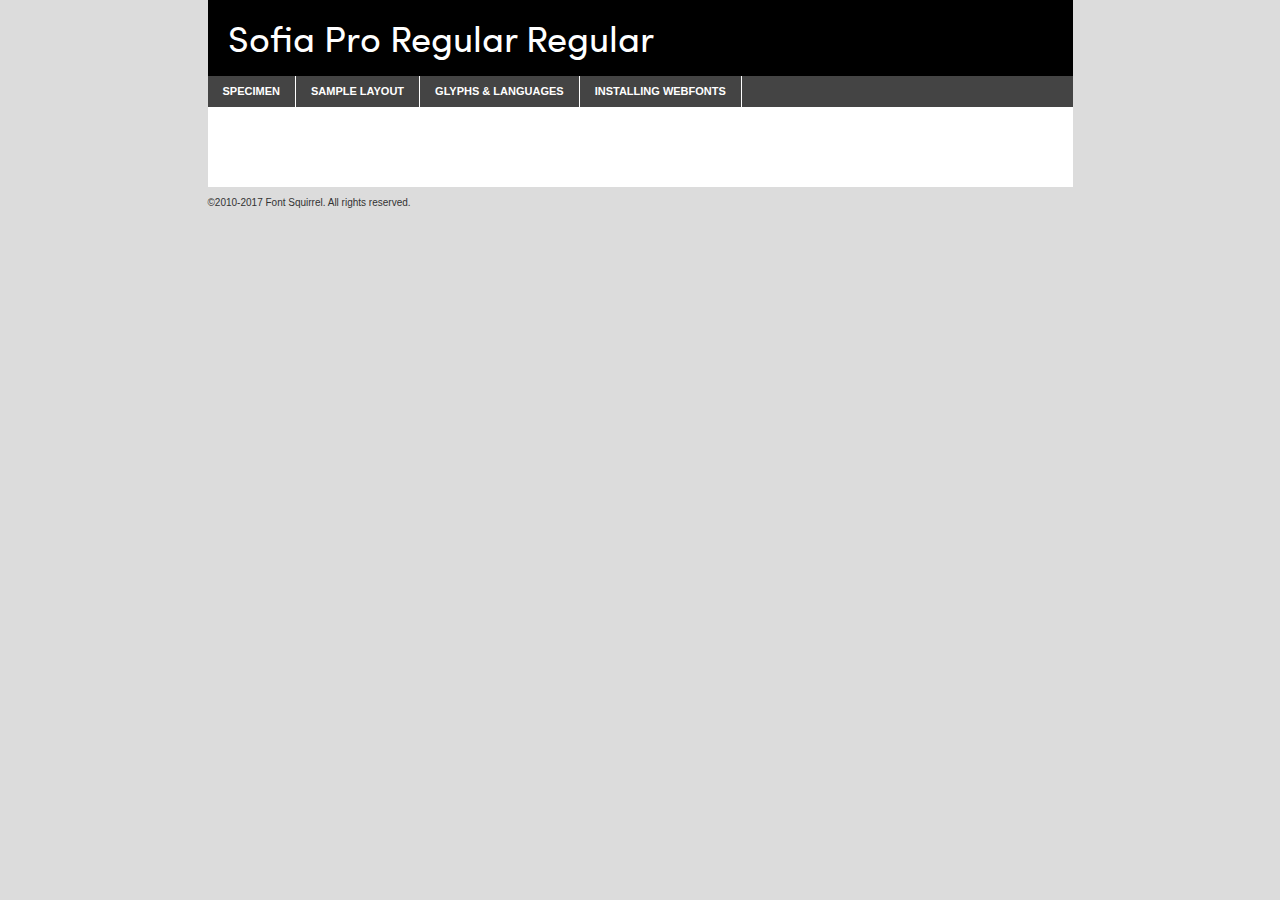
<file: fonts/WebFontSofiaPro/sofiaproregular-demo.html>
<!DOCTYPE html PUBLIC "-//W3C//DTD XHTML 1.0 Transitional//EN"
	"http://www.w3.org/TR/xhtml1/DTD/xhtml1-transitional.dtd">

<html xmlns="http://www.w3.org/1999/xhtml" xml:lang="en" lang="en">
<head>
	<meta http-equiv="Content-Type" content="text/html; charset=utf-8" />
	<script src="http://ajax.googleapis.com/ajax/libs/jquery/1.7.2/jquery.min.js" type="text/javascript" charset="utf-8"></script>
	<script type="text/javascript">
	(function($){$.fn.easyTabs=function(option){var param=jQuery.extend({fadeSpeed:"fast",defaultContent:1,activeClass:'active'},option);$(this).each(function(){var thisId="#"+this.id;if(param.defaultContent==''){param.defaultContent=1;}
	if(typeof param.defaultContent=="number")
	{var defaultTab=$(thisId+" .tabs li:eq("+(param.defaultContent-1)+") a").attr('href').substr(1);}else{var defaultTab=param.defaultContent;}
	$(thisId+" .tabs li a").each(function(){var tabToHide=$(this).attr('href').substr(1);$("#"+tabToHide).addClass('easytabs-tab-content');});hideAll();changeContent(defaultTab);function hideAll(){$(thisId+" .easytabs-tab-content").hide();}
	function changeContent(tabId){hideAll();$(thisId+" .tabs li").removeClass(param.activeClass);$(thisId+" .tabs li a[href=#"+tabId+"]").closest('li').addClass(param.activeClass);if(param.fadeSpeed!="none")
	{$(thisId+" #"+tabId).fadeIn(param.fadeSpeed);}else{$(thisId+" #"+tabId).show();}}
	$(thisId+" .tabs li").click(function(){var tabId=$(this).find('a').attr('href').substr(1);changeContent(tabId);return false;});});}})(jQuery);
	</script>
	<link rel="stylesheet" href="specimen_files/specimen_stylesheet.css" type="text/css" charset="utf-8" />
	<link rel="stylesheet" href="stylesheet.css" type="text/css" charset="utf-8" />

	<style type="text/css">
					body{
				font-family: 'sofia_proregular';
							}
		</style>

	<title>Sofia Pro Regular Regular Specimen</title>
	
	
	<script type="text/javascript" charset="utf-8">
		$(document).ready(function() {
			$('#container').easyTabs({defaultContent:1});
		});
	</script>
</head>

<body>
<div id="container">
	<div id="header">
		Sofia Pro Regular Regular	</div>
	<ul class="tabs">
		<li><a href="#specimen">Specimen</a></li>
		<li><a href="#layout">Sample Layout</a></li>
				<li><a href="#glyphs">Glyphs &amp; Languages</a></li>
		<li><a href="#installing">Installing Webfonts</a></li>
		
	</ul>
	
	<div id="main_content">

		
			<div id="specimen">
		
				<div class="section">
					<div class="grid12 firstcol">
						<div class="huge">AaBb</div>
					</div>
				</div>
		
				<div class="section">
					<div class="glyph_range">A&#x200B;B&#x200b;C&#x200b;D&#x200b;E&#x200b;F&#x200b;G&#x200b;H&#x200b;I&#x200b;J&#x200b;K&#x200b;L&#x200b;M&#x200b;N&#x200b;O&#x200b;P&#x200b;Q&#x200b;R&#x200b;S&#x200b;T&#x200b;U&#x200b;V&#x200b;W&#x200b;X&#x200b;Y&#x200b;Z&#x200b;a&#x200b;b&#x200b;c&#x200b;d&#x200b;e&#x200b;f&#x200b;g&#x200b;h&#x200b;i&#x200b;j&#x200b;k&#x200b;l&#x200b;m&#x200b;n&#x200b;o&#x200b;p&#x200b;q&#x200b;r&#x200b;s&#x200b;t&#x200b;u&#x200b;v&#x200b;w&#x200b;x&#x200b;y&#x200b;z&#x200b;1&#x200b;2&#x200b;3&#x200b;4&#x200b;5&#x200b;6&#x200b;7&#x200b;8&#x200b;9&#x200b;0&#x200b;&amp;&#x200b;.&#x200b;,&#x200b;?&#x200b;!&#x200b;&#64;&#x200b;(&#x200b;)&#x200b;#&#x200b;$&#x200b;%&#x200b;*&#x200b;+&#x200b;-&#x200b;=&#x200b;:&#x200b;;</div>
				</div>
				<div class="section">
					<div class="grid12 firstcol">
						<table class="sample_table">
							<tr><td>10</td><td class="size10">abcdefghijklmnopqrstuvwxyzABCDEFGHIJKLMNOPQRSTUVWXYZ0123456789abcdefghijklmnopqrstuvwxyzABCDEFGHIJKLMNOPQRSTUVWXYZ0123456789abcdefghijklmnopqrstuvwxyzABCDEFGHIJKLMNOPQRSTUVWXYZ</td></tr>
							<tr><td>11</td><td class="size11">abcdefghijklmnopqrstuvwxyzABCDEFGHIJKLMNOPQRSTUVWXYZ0123456789abcdefghijklmnopqrstuvwxyzABCDEFGHIJKLMNOPQRSTUVWXYZ0123456789abcdefghijklmnopqrstuvwxyzABCDEFGHIJKLMNOPQRSTUVWXYZ</td></tr>
							<tr><td>12</td><td class="size12">abcdefghijklmnopqrstuvwxyzABCDEFGHIJKLMNOPQRSTUVWXYZ0123456789abcdefghijklmnopqrstuvwxyzABCDEFGHIJKLMNOPQRSTUVWXYZ0123456789abcdefghijklmnopqrstuvwxyzABCDEFGHIJKLMNOPQRSTUVWXYZ</td></tr>
							<tr><td>13</td><td class="size13">abcdefghijklmnopqrstuvwxyzABCDEFGHIJKLMNOPQRSTUVWXYZ0123456789abcdefghijklmnopqrstuvwxyzABCDEFGHIJKLMNOPQRSTUVWXYZ0123456789abcdefghijklmnopqrstuvwxyzABCDEFGHIJKLMNOPQRSTUVWXYZ</td></tr>
							<tr><td>14</td><td class="size14">abcdefghijklmnopqrstuvwxyzABCDEFGHIJKLMNOPQRSTUVWXYZ0123456789abcdefghijklmnopqrstuvwxyzABCDEFGHIJKLMNOPQRSTUVWXYZ0123456789abcdefghijklmnopqrstuvwxyzABCDEFGHIJKLMNOPQRSTUVWXYZ</td></tr>
							<tr><td>16</td><td class="size16">abcdefghijklmnopqrstuvwxyzABCDEFGHIJKLMNOPQRSTUVWXYZ0123456789abcdefghijklmnopqrstuvwxyzABCDEFGHIJKLMNOPQRSTUVWXYZ</td></tr>
							<tr><td>18</td><td class="size18">abcdefghijklmnopqrstuvwxyzABCDEFGHIJKLMNOPQRSTUVWXYZ0123456789abcdefghijklmnopqrstuvwxyzABCDEFGHIJKLMNOPQRSTUVWXYZ</td></tr>
							<tr><td>20</td><td class="size20">abcdefghijklmnopqrstuvwxyzABCDEFGHIJKLMNOPQRSTUVWXYZ0123456789abcdefghijklmnopqrstuvwxyzABCDEFGHIJKLMNOPQRSTUVWXYZ</td></tr>
							<tr><td>24</td><td class="size24">abcdefghijklmnopqrstuvwxyzABCDEFGHIJKLMNOPQRSTUVWXYZ0123456789abcdefghijklmnopqrstuvwxyzABCDEFGHIJKLMNOPQRSTUVWXYZ</td></tr>
							<tr><td>30</td><td class="size30">abcdefghijklmnopqrstuvwxyzABCDEFGHIJKLMNOPQRSTUVWXYZ0123456789abcdefghijklmnopqrstuvwxyzABCDEFGHIJKLMNOPQRSTUVWXYZ</td></tr>
							<tr><td>36</td><td class="size36">abcdefghijklmnopqrstuvwxyzABCDEFGHIJKLMNOPQRSTUVWXYZ0123456789abcdefghijklmnopqrstuvwxyzABCDEFGHIJKLMNOPQRSTUVWXYZ</td></tr>
							<tr><td>48</td><td class="size48">abcdefghijklmnopqrstuvwxyzABCDEFGHIJKLMNOPQRSTUVWXYZ0123456789abcdefghijklmnopqrstuvwxyzABCDEFGHIJKLMNOPQRSTUVWXYZ</td></tr>
							<tr><td>60</td><td class="size60">abcdefghijklmnopqrstuvwxyzABCDEFGHIJKLMNOPQRSTUVWXYZ0123456789abcdefghijklmnopqrstuvwxyzABCDEFGHIJKLMNOPQRSTUVWXYZ</td></tr>
							<tr><td>72</td><td class="size72">abcdefghijklmnopqrstuvwxyzABCDEFGHIJKLMNOPQRSTUVWXYZ0123456789abcdefghijklmnopqrstuvwxyzABCDEFGHIJKLMNOPQRSTUVWXYZ</td></tr>
							<tr><td>90</td><td class="size90">abcdefghijklmnopqrstuvwxyzABCDEFGHIJKLMNOPQRSTUVWXYZ0123456789abcdefghijklmnopqrstuvwxyzABCDEFGHIJKLMNOPQRSTUVWXYZ</td></tr>
						</table>
				
					</div>
			
				</div>
		
		
		
								<div class="section" id="bodycomparison">


										<div id="xheight">
				<div class="fontbody">&#x25FC;&#x25FC;&#x25FC;&#x25FC;&#x25FC;&#x25FC;&#x25FC;&#x25FC;&#x25FC;&#x25FC;&#x25FC;&#x25FC;&#x25FC;&#x25FC;&#x25FC;&#x25FC;&#x25FC;&#x25FC;&#x25FC;&#x25FC;&#x25FC;&#x25FC;&#x25FC;&#x25FC;&#x25FC;&#x25FC;&#x25FC;&#x25FC;&#x25FC;&#x25FC;&#x25FC;&#x25FC;&#x25FC;&#x25FC;&#x25FC;&#x25FC;&#x25FC;&#x25FC;&#x25FC;&#x25FC;&#x25FC;&#x25FC;&#x25FC;&#x25FC;&#x25FC;&#x25FC;&#x25FC;&#x25FC;&#x25FC;&#x25FC;&#x25FC;&#x25FC;&#x25FC;&#x25FC;&#x25FC;&#x25FC;&#x25FC;&#x25FC;&#x25FC;&#x25FC;&#x25FC;&#x25FC;&#x25FC;&#x25FC;&#x25FC;&#x25FC;&#x25FC;&#x25FC;&#x25FC;&#x25FC;&#x25FC;&#x25FC;&#x25FC;&#x25FC;&#x25FC;&#x25FC;&#x25FC;&#x25FC;&#x25FC;&#x25FC;&#x25FC;&#x25FC;&#x25FC;&#x25FC;&#x25FC;&#x25FC;&#x25FC;&#x25FC;&#x25FC;&#x25FC;&#x25FC;&#x25FC;&#x25FC;&#x25FC;&#x25FC;&#x25FC;&#x25FC;&#x25FC;&#x25FC;body</div><div class="arialbody">body</div><div class="verdanabody">body</div><div class="georgiabody">body</div></div>
										<div class="fontbody" style="z-index:1">
											body<span>Sofia Pro Regular Regular</span>
										</div>
										<div class="arialbody" style="z-index:1">
											body<span>Arial</span>
										</div>
										<div class="verdanabody" style="z-index:1">
											body<span>Verdana</span>
										</div>
										<div class="georgiabody" style="z-index:1">
											body<span>Georgia</span>
										</div>



								</div>
		
		
				<div class="section psample psample_row1" id="">
					
					<div class="grid2 firstcol">
						<p class="size10"><span>10.</span>Aenean lacinia bibendum nulla sed consectetur. Fusce dapibus, tellus ac cursus commodo, tortor mauris condimentum nibh, ut fermentum massa justo sit amet risus. Nullam id dolor id nibh ultricies vehicula ut id elit. Cum sociis natoque penatibus et magnis dis parturient montes, nascetur ridiculus mus. Nulla vitae elit libero, a pharetra augue.</p>
			
					</div>
					<div class="grid3">
						<p class="size11"><span>11.</span>Aenean lacinia bibendum nulla sed consectetur. Fusce dapibus, tellus ac cursus commodo, tortor mauris condimentum nibh, ut fermentum massa justo sit amet risus. Nullam id dolor id nibh ultricies vehicula ut id elit. Cum sociis natoque penatibus et magnis dis parturient montes, nascetur ridiculus mus. Nulla vitae elit libero, a pharetra augue.</p>
			
					</div>
					<div class="grid3">
						<p class="size12"><span>12.</span>Aenean lacinia bibendum nulla sed consectetur. Fusce dapibus, tellus ac cursus commodo, tortor mauris condimentum nibh, ut fermentum massa justo sit amet risus. Nullam id dolor id nibh ultricies vehicula ut id elit. Cum sociis natoque penatibus et magnis dis parturient montes, nascetur ridiculus mus. Nulla vitae elit libero, a pharetra augue.</p>
			
					</div>
					<div class="grid4">
						<p class="size13"><span>13.</span>Aenean lacinia bibendum nulla sed consectetur. Fusce dapibus, tellus ac cursus commodo, tortor mauris condimentum nibh, ut fermentum massa justo sit amet risus. Nullam id dolor id nibh ultricies vehicula ut id elit. Cum sociis natoque penatibus et magnis dis parturient montes, nascetur ridiculus mus. Nulla vitae elit libero, a pharetra augue.</p>
			
					</div>
					<div class="white_blend"></div>
					
				</div>
				<div class="section psample psample_row2" id="">
					<div class="grid3 firstcol">
						<p class="size14"><span>14.</span>Aenean lacinia bibendum nulla sed consectetur. Fusce dapibus, tellus ac cursus commodo, tortor mauris condimentum nibh, ut fermentum massa justo sit amet risus. Nullam id dolor id nibh ultricies vehicula ut id elit. Cum sociis natoque penatibus et magnis dis parturient montes, nascetur ridiculus mus. Nulla vitae elit libero, a pharetra augue.</p>
			
					</div>
					<div class="grid4">
						<p class="size16"><span>16.</span>Aenean lacinia bibendum nulla sed consectetur. Fusce dapibus, tellus ac cursus commodo, tortor mauris condimentum nibh, ut fermentum massa justo sit amet risus. Nullam id dolor id nibh ultricies vehicula ut id elit. Cum sociis natoque penatibus et magnis dis parturient montes, nascetur ridiculus mus. Nulla vitae elit libero, a pharetra augue.</p>
			
					</div>
					<div class="grid5">
						<p class="size18"><span>18.</span>Aenean lacinia bibendum nulla sed consectetur. Fusce dapibus, tellus ac cursus commodo, tortor mauris condimentum nibh, ut fermentum massa justo sit amet risus. Nullam id dolor id nibh ultricies vehicula ut id elit. Cum sociis natoque penatibus et magnis dis parturient montes, nascetur ridiculus mus. Nulla vitae elit libero, a pharetra augue.</p>
			
					</div>

					<div class="white_blend"></div>

				</div>
				
				<div class="section psample psample_row3" id="">
					<div class="grid5 firstcol">
						<p class="size20"><span>20.</span>Aenean lacinia bibendum nulla sed consectetur. Fusce dapibus, tellus ac cursus commodo, tortor mauris condimentum nibh, ut fermentum massa justo sit amet risus. Nullam id dolor id nibh ultricies vehicula ut id elit. Cum sociis natoque penatibus et magnis dis parturient montes, nascetur ridiculus mus. Nulla vitae elit libero, a pharetra augue.</p>
					</div>
					<div class="grid7">
						<p class="size24"><span>24.</span>Aenean lacinia bibendum nulla sed consectetur. Fusce dapibus, tellus ac cursus commodo, tortor mauris condimentum nibh, ut fermentum massa justo sit amet risus. Nullam id dolor id nibh ultricies vehicula ut id elit. Cum sociis natoque penatibus et magnis dis parturient montes, nascetur ridiculus mus. Nulla vitae elit libero, a pharetra augue.</p>
					</div>
					
					<div class="white_blend"></div>
					
				</div>
				
				<div class="section psample psample_row4" id="">
					<div class="grid12 firstcol">
						<p class="size30"><span>30.</span>Aenean lacinia bibendum nulla sed consectetur. Fusce dapibus, tellus ac cursus commodo, tortor mauris condimentum nibh, ut fermentum massa justo sit amet risus. Nullam id dolor id nibh ultricies vehicula ut id elit. Cum sociis natoque penatibus et magnis dis parturient montes, nascetur ridiculus mus. Nulla vitae elit libero, a pharetra augue.</p>
					</div>
					<div class="white_blend"></div>
					
				</div>
				
				
				
				<div class="section psample psample_row1 fullreverse">
					<div class="grid2 firstcol">
						<p class="size10"><span>10.</span>Aenean lacinia bibendum nulla sed consectetur. Fusce dapibus, tellus ac cursus commodo, tortor mauris condimentum nibh, ut fermentum massa justo sit amet risus. Nullam id dolor id nibh ultricies vehicula ut id elit. Cum sociis natoque penatibus et magnis dis parturient montes, nascetur ridiculus mus. Nulla vitae elit libero, a pharetra augue.</p>
			
					</div>
					<div class="grid3">
						<p class="size11"><span>11.</span>Aenean lacinia bibendum nulla sed consectetur. Fusce dapibus, tellus ac cursus commodo, tortor mauris condimentum nibh, ut fermentum massa justo sit amet risus. Nullam id dolor id nibh ultricies vehicula ut id elit. Cum sociis natoque penatibus et magnis dis parturient montes, nascetur ridiculus mus. Nulla vitae elit libero, a pharetra augue.</p>
			
					</div>
					<div class="grid3">
						<p class="size12"><span>12.</span>Aenean lacinia bibendum nulla sed consectetur. Fusce dapibus, tellus ac cursus commodo, tortor mauris condimentum nibh, ut fermentum massa justo sit amet risus. Nullam id dolor id nibh ultricies vehicula ut id elit. Cum sociis natoque penatibus et magnis dis parturient montes, nascetur ridiculus mus. Nulla vitae elit libero, a pharetra augue.</p>
			
					</div>
					<div class="grid4">
						<p class="size13"><span>13.</span>Aenean lacinia bibendum nulla sed consectetur. Fusce dapibus, tellus ac cursus commodo, tortor mauris condimentum nibh, ut fermentum massa justo sit amet risus. Nullam id dolor id nibh ultricies vehicula ut id elit. Cum sociis natoque penatibus et magnis dis parturient montes, nascetur ridiculus mus. Nulla vitae elit libero, a pharetra augue.</p>
			
					</div>
					<div class="black_blend"></div>
					
				</div>
				
				<div class="section psample psample_row2 fullreverse">
					<div class="grid3 firstcol">
						<p class="size14"><span>14.</span>Aenean lacinia bibendum nulla sed consectetur. Fusce dapibus, tellus ac cursus commodo, tortor mauris condimentum nibh, ut fermentum massa justo sit amet risus. Nullam id dolor id nibh ultricies vehicula ut id elit. Cum sociis natoque penatibus et magnis dis parturient montes, nascetur ridiculus mus. Nulla vitae elit libero, a pharetra augue.</p>
			
					</div>
					<div class="grid4">
						<p class="size16"><span>16.</span>Aenean lacinia bibendum nulla sed consectetur. Fusce dapibus, tellus ac cursus commodo, tortor mauris condimentum nibh, ut fermentum massa justo sit amet risus. Nullam id dolor id nibh ultricies vehicula ut id elit. Cum sociis natoque penatibus et magnis dis parturient montes, nascetur ridiculus mus. Nulla vitae elit libero, a pharetra augue.</p>
			
					</div>
					<div class="grid5">
						<p class="size18"><span>18.</span>Aenean lacinia bibendum nulla sed consectetur. Fusce dapibus, tellus ac cursus commodo, tortor mauris condimentum nibh, ut fermentum massa justo sit amet risus. Nullam id dolor id nibh ultricies vehicula ut id elit. Cum sociis natoque penatibus et magnis dis parturient montes, nascetur ridiculus mus. Nulla vitae elit libero, a pharetra augue.</p>
			
					</div>
					<div class="black_blend"></div>

				</div>
				
				<div class="section psample fullreverse psample_row3" id="">
					<div class="grid5 firstcol">
						<p class="size20"><span>20.</span>Aenean lacinia bibendum nulla sed consectetur. Fusce dapibus, tellus ac cursus commodo, tortor mauris condimentum nibh, ut fermentum massa justo sit amet risus. Nullam id dolor id nibh ultricies vehicula ut id elit. Cum sociis natoque penatibus et magnis dis parturient montes, nascetur ridiculus mus. Nulla vitae elit libero, a pharetra augue.</p>
					</div>
					<div class="grid7">
						<p class="size24"><span>24.</span>Aenean lacinia bibendum nulla sed consectetur. Fusce dapibus, tellus ac cursus commodo, tortor mauris condimentum nibh, ut fermentum massa justo sit amet risus. Nullam id dolor id nibh ultricies vehicula ut id elit. Cum sociis natoque penatibus et magnis dis parturient montes, nascetur ridiculus mus. Nulla vitae elit libero, a pharetra augue.</p>
					</div>
					
					<div class="black_blend"></div>
					
				</div>
				
				<div class="section psample fullreverse psample_row4" id="" style="border-bottom: 20px #000 solid;">
					<div class="grid12 firstcol">
						<p class="size30"><span>30.</span>Aenean lacinia bibendum nulla sed consectetur. Fusce dapibus, tellus ac cursus commodo, tortor mauris condimentum nibh, ut fermentum massa justo sit amet risus. Nullam id dolor id nibh ultricies vehicula ut id elit. Cum sociis natoque penatibus et magnis dis parturient montes, nascetur ridiculus mus. Nulla vitae elit libero, a pharetra augue.</p>
					</div>
					<div class="black_blend"></div>
					
				</div>
				
				
				
				
			</div>
			
			<div id="layout">
				
				<div class="section">
					
					<div class="grid12 firstcol">
						<h1>Lorem Ipsum Dolor</h1>
						<h2>Etiam porta sem malesuada magna mollis euismod</h2>
						
						<p class="byline">By <a href="#link">Aenean Lacinia</a></p>
					</div>
				</div>
				<div class="section">
					<div class="grid8 firstcol">
						<p class="large">Donec sed odio dui. Morbi leo risus, porta ac consectetur ac, vestibulum at eros. Fusce dapibus, tellus ac cursus commodo, tortor mauris condimentum nibh, ut fermentum massa justo sit amet risus. </p>

						
						<h3>Pellentesque ornare sem</h3>

						<p>Maecenas sed diam eget risus varius blandit sit amet non magna. Maecenas faucibus mollis interdum. Donec ullamcorper nulla non metus auctor fringilla. Nullam id dolor id nibh ultricies vehicula ut id elit. Nullam id dolor id nibh ultricies vehicula ut id elit. </p>

						<p>Aenean eu leo quam. Pellentesque ornare sem lacinia quam venenatis vestibulum. Lorem ipsum dolor sit amet, consectetur adipiscing elit. Cum sociis natoque penatibus et magnis dis parturient montes, nascetur ridiculus mus. </p>

						<p>Nulla vitae elit libero, a pharetra augue. Praesent commodo cursus magna, vel scelerisque nisl consectetur et. Aenean lacinia bibendum nulla sed consectetur. </p>

						<p>Nullam quis risus eget urna mollis ornare vel eu leo. Nullam quis risus eget urna mollis ornare vel eu leo. Maecenas sed diam eget risus varius blandit sit amet non magna. Donec ullamcorper nulla non metus auctor fringilla. </p>

						<h3>Cras mattis consectetur</h3>

						<p>Aenean eu leo quam. Pellentesque ornare sem lacinia quam venenatis vestibulum. Aenean lacinia bibendum nulla sed consectetur. Integer posuere erat a ante venenatis dapibus posuere velit aliquet. Cras mattis consectetur purus sit amet fermentum. </p>

						<p>Nullam id dolor id nibh ultricies vehicula ut id elit. Nullam quis risus eget urna mollis ornare vel eu leo. Cras mattis consectetur purus sit amet fermentum.</p>
					</div>
					
					<div class="grid4 sidebar">
						
						<div class="box reverse">
							<p class="last">Nullam quis risus eget urna mollis ornare vel eu leo. Donec ullamcorper nulla non metus auctor fringilla. Cras mattis consectetur purus sit amet fermentum. Sed posuere consectetur est at lobortis. Lorem ipsum dolor sit amet, consectetur adipiscing elit. </p>
						</div>
						
						<p class="caption">Maecenas sed diam eget risus varius.</p>

						<p>Vestibulum id ligula porta felis euismod semper. Integer posuere erat a ante venenatis dapibus posuere velit aliquet. Vestibulum id ligula porta felis euismod semper. Sed posuere consectetur est at lobortis. Maecenas sed diam eget risus varius blandit sit amet non magna. Fusce dapibus, tellus ac cursus commodo, tortor mauris condimentum nibh, ut fermentum massa justo sit amet risus. </p>

					

						<p>Duis mollis, est non commodo luctus, nisi erat porttitor ligula, eget lacinia odio sem nec elit. Aenean lacinia bibendum nulla sed consectetur. Vivamus sagittis lacus vel augue laoreet rutrum faucibus dolor auctor. Aenean lacinia bibendum nulla sed consectetur. Nullam quis risus eget urna mollis ornare vel eu leo. </p>

						<p>Praesent commodo cursus magna, vel scelerisque nisl consectetur et. Donec ullamcorper nulla non metus auctor fringilla. Maecenas faucibus mollis interdum. Fusce dapibus, tellus ac cursus commodo, tortor mauris condimentum nibh, ut fermentum massa justo sit amet risus. </p>

					</div>
				</div>
				
			</div>


			



		<div id="glyphs">
			<div class="section">
				<div class="grid12 firstcol">
			
				<h1>Language Support</h1>
				<p>The subset of Sofia Pro Regular Regular in this kit supports the following languages:<br />
			
					Albanian, Basque, Breton, Chamorro, Danish, Dutch, English, Faroese, Finnish, French, Frisian, Galician, German, Icelandic, Italian, Malagasy, Norwegian, Portuguese, Spanish, Alsatian, Aragonese, Arapaho, Arrernte, Asturian, Aymara, Bislama, Cebuano, Corsican, Fijian, French_creole, Genoese, Gilbertese, Greenlandic, Haitian_creole, Hiligaynon, Hmong, Hopi, Ibanag, Iloko_ilokano, Indonesian, Interglossa_glosa, Interlingua, Irish_gaelic, Jerriais, Lojban, Lombard, Luxembourgeois, Manx, Mohawk, Norfolk_pitcairnese, Occitan, Oromo, Pangasinan, Papiamento, Piedmontese, Potawatomi, Rhaeto-romance, Romansh, Rotokas, Sami_lule, Samoan, Sardinian, Scots_gaelic, Seychelles_creole, Shona, Sicilian, Somali, Southern_ndebele, Swahili, Swati_swazi, Tagalog_filipino_pilipino, Tetum, Tok_pisin, Uyghur_latinized, Volapuk, Walloon, Warlpiri, Xhosa, Yapese, Zulu, Latinbasic, Demo				</p>
				<h1>Glyph Chart</h1>
				<p>The subset of Sofia Pro Regular Regular in this kit includes all the glyphs listed below. Unicode entities are included above each glyph to help you insert individual characters into your layout.</p>
				<div id="glyph_chart">
			
																				 <div><p>&amp;#13;</p>&#13;</div>
																				 <div><p>&amp;#32;</p>&#32;</div>
																				 <div><p>&amp;#33;</p>&#33;</div>
																				 <div><p>&amp;#34;</p>&#34;</div>
																				 <div><p>&amp;#35;</p>&#35;</div>
																				 <div><p>&amp;#36;</p>&#36;</div>
																				 <div><p>&amp;#37;</p>&#37;</div>
																				 <div><p>&amp;#38;</p>&#38;</div>
																				 <div><p>&amp;#39;</p>&#39;</div>
																				 <div><p>&amp;#40;</p>&#40;</div>
																				 <div><p>&amp;#41;</p>&#41;</div>
																				 <div><p>&amp;#42;</p>&#42;</div>
																				 <div><p>&amp;#43;</p>&#43;</div>
																				 <div><p>&amp;#44;</p>&#44;</div>
																				 <div><p>&amp;#45;</p>&#45;</div>
																				 <div><p>&amp;#46;</p>&#46;</div>
																				 <div><p>&amp;#47;</p>&#47;</div>
																				 <div><p>&amp;#48;</p>&#48;</div>
																				 <div><p>&amp;#49;</p>&#49;</div>
																				 <div><p>&amp;#50;</p>&#50;</div>
																				 <div><p>&amp;#51;</p>&#51;</div>
																				 <div><p>&amp;#52;</p>&#52;</div>
																				 <div><p>&amp;#53;</p>&#53;</div>
																				 <div><p>&amp;#54;</p>&#54;</div>
																				 <div><p>&amp;#55;</p>&#55;</div>
																				 <div><p>&amp;#56;</p>&#56;</div>
																				 <div><p>&amp;#57;</p>&#57;</div>
																				 <div><p>&amp;#58;</p>&#58;</div>
																				 <div><p>&amp;#59;</p>&#59;</div>
																				 <div><p>&amp;#60;</p>&#60;</div>
																				 <div><p>&amp;#61;</p>&#61;</div>
																				 <div><p>&amp;#62;</p>&#62;</div>
																				 <div><p>&amp;#63;</p>&#63;</div>
																				 <div><p>&amp;#64;</p>&#64;</div>
																				 <div><p>&amp;#65;</p>&#65;</div>
																				 <div><p>&amp;#66;</p>&#66;</div>
																				 <div><p>&amp;#67;</p>&#67;</div>
																				 <div><p>&amp;#68;</p>&#68;</div>
																				 <div><p>&amp;#69;</p>&#69;</div>
																				 <div><p>&amp;#70;</p>&#70;</div>
																				 <div><p>&amp;#71;</p>&#71;</div>
																				 <div><p>&amp;#72;</p>&#72;</div>
																				 <div><p>&amp;#73;</p>&#73;</div>
																				 <div><p>&amp;#74;</p>&#74;</div>
																				 <div><p>&amp;#75;</p>&#75;</div>
																				 <div><p>&amp;#76;</p>&#76;</div>
																				 <div><p>&amp;#77;</p>&#77;</div>
																				 <div><p>&amp;#78;</p>&#78;</div>
																				 <div><p>&amp;#79;</p>&#79;</div>
																				 <div><p>&amp;#80;</p>&#80;</div>
																				 <div><p>&amp;#81;</p>&#81;</div>
																				 <div><p>&amp;#82;</p>&#82;</div>
																				 <div><p>&amp;#83;</p>&#83;</div>
																				 <div><p>&amp;#84;</p>&#84;</div>
																				 <div><p>&amp;#85;</p>&#85;</div>
																				 <div><p>&amp;#86;</p>&#86;</div>
																				 <div><p>&amp;#87;</p>&#87;</div>
																				 <div><p>&amp;#88;</p>&#88;</div>
																				 <div><p>&amp;#89;</p>&#89;</div>
																				 <div><p>&amp;#90;</p>&#90;</div>
																				 <div><p>&amp;#91;</p>&#91;</div>
																				 <div><p>&amp;#92;</p>&#92;</div>
																				 <div><p>&amp;#93;</p>&#93;</div>
																				 <div><p>&amp;#95;</p>&#95;</div>
																				 <div><p>&amp;#96;</p>&#96;</div>
																				 <div><p>&amp;#97;</p>&#97;</div>
																				 <div><p>&amp;#98;</p>&#98;</div>
																				 <div><p>&amp;#99;</p>&#99;</div>
																				 <div><p>&amp;#100;</p>&#100;</div>
																				 <div><p>&amp;#101;</p>&#101;</div>
																				 <div><p>&amp;#102;</p>&#102;</div>
																				 <div><p>&amp;#103;</p>&#103;</div>
																				 <div><p>&amp;#104;</p>&#104;</div>
																				 <div><p>&amp;#105;</p>&#105;</div>
																				 <div><p>&amp;#106;</p>&#106;</div>
																				 <div><p>&amp;#107;</p>&#107;</div>
																				 <div><p>&amp;#108;</p>&#108;</div>
																				 <div><p>&amp;#109;</p>&#109;</div>
																				 <div><p>&amp;#110;</p>&#110;</div>
																				 <div><p>&amp;#111;</p>&#111;</div>
																				 <div><p>&amp;#112;</p>&#112;</div>
																				 <div><p>&amp;#113;</p>&#113;</div>
																				 <div><p>&amp;#114;</p>&#114;</div>
																				 <div><p>&amp;#115;</p>&#115;</div>
																				 <div><p>&amp;#116;</p>&#116;</div>
																				 <div><p>&amp;#117;</p>&#117;</div>
																				 <div><p>&amp;#118;</p>&#118;</div>
																				 <div><p>&amp;#119;</p>&#119;</div>
																				 <div><p>&amp;#120;</p>&#120;</div>
																				 <div><p>&amp;#121;</p>&#121;</div>
																				 <div><p>&amp;#122;</p>&#122;</div>
																				 <div><p>&amp;#123;</p>&#123;</div>
																				 <div><p>&amp;#124;</p>&#124;</div>
																				 <div><p>&amp;#125;</p>&#125;</div>
																				 <div><p>&amp;#160;</p>&#160;</div>
																				 <div><p>&amp;#161;</p>&#161;</div>
																				 <div><p>&amp;#162;</p>&#162;</div>
																				 <div><p>&amp;#163;</p>&#163;</div>
																				 <div><p>&amp;#164;</p>&#164;</div>
																				 <div><p>&amp;#165;</p>&#165;</div>
																				 <div><p>&amp;#166;</p>&#166;</div>
																				 <div><p>&amp;#167;</p>&#167;</div>
																				 <div><p>&amp;#168;</p>&#168;</div>
																				 <div><p>&amp;#169;</p>&#169;</div>
																				 <div><p>&amp;#170;</p>&#170;</div>
																				 <div><p>&amp;#171;</p>&#171;</div>
																				 <div><p>&amp;#172;</p>&#172;</div>
																				 <div><p>&amp;#173;</p>&#173;</div>
																				 <div><p>&amp;#174;</p>&#174;</div>
																				 <div><p>&amp;#175;</p>&#175;</div>
																				 <div><p>&amp;#176;</p>&#176;</div>
																				 <div><p>&amp;#177;</p>&#177;</div>
																				 <div><p>&amp;#178;</p>&#178;</div>
																				 <div><p>&amp;#179;</p>&#179;</div>
																				 <div><p>&amp;#180;</p>&#180;</div>
																				 <div><p>&amp;#181;</p>&#181;</div>
																				 <div><p>&amp;#182;</p>&#182;</div>
																				 <div><p>&amp;#183;</p>&#183;</div>
																				 <div><p>&amp;#184;</p>&#184;</div>
																				 <div><p>&amp;#185;</p>&#185;</div>
																				 <div><p>&amp;#186;</p>&#186;</div>
																				 <div><p>&amp;#187;</p>&#187;</div>
																				 <div><p>&amp;#188;</p>&#188;</div>
																				 <div><p>&amp;#189;</p>&#189;</div>
																				 <div><p>&amp;#190;</p>&#190;</div>
																				 <div><p>&amp;#191;</p>&#191;</div>
																				 <div><p>&amp;#192;</p>&#192;</div>
																				 <div><p>&amp;#193;</p>&#193;</div>
																				 <div><p>&amp;#194;</p>&#194;</div>
																				 <div><p>&amp;#195;</p>&#195;</div>
																				 <div><p>&amp;#196;</p>&#196;</div>
																				 <div><p>&amp;#197;</p>&#197;</div>
																				 <div><p>&amp;#198;</p>&#198;</div>
																				 <div><p>&amp;#199;</p>&#199;</div>
																				 <div><p>&amp;#200;</p>&#200;</div>
																				 <div><p>&amp;#201;</p>&#201;</div>
																				 <div><p>&amp;#202;</p>&#202;</div>
																				 <div><p>&amp;#203;</p>&#203;</div>
																				 <div><p>&amp;#204;</p>&#204;</div>
																				 <div><p>&amp;#205;</p>&#205;</div>
																				 <div><p>&amp;#206;</p>&#206;</div>
																				 <div><p>&amp;#207;</p>&#207;</div>
																				 <div><p>&amp;#208;</p>&#208;</div>
																				 <div><p>&amp;#209;</p>&#209;</div>
																				 <div><p>&amp;#210;</p>&#210;</div>
																				 <div><p>&amp;#211;</p>&#211;</div>
																				 <div><p>&amp;#212;</p>&#212;</div>
																				 <div><p>&amp;#213;</p>&#213;</div>
																				 <div><p>&amp;#214;</p>&#214;</div>
																				 <div><p>&amp;#215;</p>&#215;</div>
																				 <div><p>&amp;#216;</p>&#216;</div>
																				 <div><p>&amp;#217;</p>&#217;</div>
																				 <div><p>&amp;#218;</p>&#218;</div>
																				 <div><p>&amp;#219;</p>&#219;</div>
																				 <div><p>&amp;#220;</p>&#220;</div>
																				 <div><p>&amp;#221;</p>&#221;</div>
																				 <div><p>&amp;#222;</p>&#222;</div>
																				 <div><p>&amp;#223;</p>&#223;</div>
																				 <div><p>&amp;#224;</p>&#224;</div>
																				 <div><p>&amp;#225;</p>&#225;</div>
																				 <div><p>&amp;#226;</p>&#226;</div>
																				 <div><p>&amp;#227;</p>&#227;</div>
																				 <div><p>&amp;#228;</p>&#228;</div>
																				 <div><p>&amp;#229;</p>&#229;</div>
																				 <div><p>&amp;#230;</p>&#230;</div>
																				 <div><p>&amp;#231;</p>&#231;</div>
																				 <div><p>&amp;#232;</p>&#232;</div>
																				 <div><p>&amp;#233;</p>&#233;</div>
																				 <div><p>&amp;#234;</p>&#234;</div>
																				 <div><p>&amp;#235;</p>&#235;</div>
																				 <div><p>&amp;#236;</p>&#236;</div>
																				 <div><p>&amp;#237;</p>&#237;</div>
																				 <div><p>&amp;#238;</p>&#238;</div>
																				 <div><p>&amp;#239;</p>&#239;</div>
																				 <div><p>&amp;#240;</p>&#240;</div>
																				 <div><p>&amp;#241;</p>&#241;</div>
																				 <div><p>&amp;#242;</p>&#242;</div>
																				 <div><p>&amp;#243;</p>&#243;</div>
																				 <div><p>&amp;#244;</p>&#244;</div>
																				 <div><p>&amp;#245;</p>&#245;</div>
																				 <div><p>&amp;#246;</p>&#246;</div>
																				 <div><p>&amp;#247;</p>&#247;</div>
																				 <div><p>&amp;#248;</p>&#248;</div>
																				 <div><p>&amp;#249;</p>&#249;</div>
																				 <div><p>&amp;#250;</p>&#250;</div>
																				 <div><p>&amp;#251;</p>&#251;</div>
																				 <div><p>&amp;#252;</p>&#252;</div>
																				 <div><p>&amp;#253;</p>&#253;</div>
																				 <div><p>&amp;#254;</p>&#254;</div>
																				 <div><p>&amp;#255;</p>&#255;</div>
																				 <div><p>&amp;#338;</p>&#338;</div>
																				 <div><p>&amp;#339;</p>&#339;</div>
																				 <div><p>&amp;#376;</p>&#376;</div>
																				 <div><p>&amp;#710;</p>&#710;</div>
																				 <div><p>&amp;#732;</p>&#732;</div>
																				 <div><p>&amp;#8192;</p>&#8192;</div>
																				 <div><p>&amp;#8193;</p>&#8193;</div>
																				 <div><p>&amp;#8194;</p>&#8194;</div>
																				 <div><p>&amp;#8195;</p>&#8195;</div>
																				 <div><p>&amp;#8196;</p>&#8196;</div>
																				 <div><p>&amp;#8197;</p>&#8197;</div>
																				 <div><p>&amp;#8198;</p>&#8198;</div>
																				 <div><p>&amp;#8199;</p>&#8199;</div>
																				 <div><p>&amp;#8200;</p>&#8200;</div>
																				 <div><p>&amp;#8201;</p>&#8201;</div>
																				 <div><p>&amp;#8202;</p>&#8202;</div>
																				 <div><p>&amp;#8208;</p>&#8208;</div>
																				 <div><p>&amp;#8209;</p>&#8209;</div>
																				 <div><p>&amp;#8210;</p>&#8210;</div>
																				 <div><p>&amp;#8211;</p>&#8211;</div>
																				 <div><p>&amp;#8212;</p>&#8212;</div>
																				 <div><p>&amp;#8216;</p>&#8216;</div>
																				 <div><p>&amp;#8217;</p>&#8217;</div>
																				 <div><p>&amp;#8218;</p>&#8218;</div>
																				 <div><p>&amp;#8220;</p>&#8220;</div>
																				 <div><p>&amp;#8221;</p>&#8221;</div>
																				 <div><p>&amp;#8222;</p>&#8222;</div>
																				 <div><p>&amp;#8226;</p>&#8226;</div>
																				 <div><p>&amp;#8230;</p>&#8230;</div>
																				 <div><p>&amp;#8239;</p>&#8239;</div>
																				 <div><p>&amp;#8249;</p>&#8249;</div>
																				 <div><p>&amp;#8250;</p>&#8250;</div>
																				 <div><p>&amp;#8287;</p>&#8287;</div>
																				 <div><p>&amp;#8364;</p>&#8364;</div>
																				 <div><p>&amp;#8482;</p>&#8482;</div>
																				 <div><p>&amp;#9724;</p>&#9724;</div>
																				 <div><p>&amp;#64257;</p>&#64257;</div>
																				 <div><p>&amp;#64258;</p>&#64258;</div>
																				 <div><p>&amp;#64259;</p>&#64259;</div>
																				 <div><p>&amp;#64260;</p>&#64260;</div>
																																						</div>	
				</div>
		
		
			</div>
		</div>
		
		
		<div id="specs">
			
		</div>
	
		<div id="installing">
			<div class="section">
				<div class="grid7 firstcol">
					<h1>Installing Webfonts</h1>
					
					<p>Webfonts are supported by all major browser platforms but not all in the same way. There are currently four different font formats that must be included in order to target all browsers. This includes TTF, WOFF, EOT and SVG.</p>
					
					<h2>1. Upload your webfonts</h2>
					<p>You must upload your webfont kit to your website. They should be in or near the same directory as your CSS files.</p>
					
					<h2>2. Include the webfont stylesheet</h2>
					<p>A special CSS @font-face declaration helps the various browsers select the appropriate font it needs without causing you a bunch of headaches. Learn more about this syntax by reading the <a href="https://www.fontspring.com/blog/further-hardening-of-the-bulletproof-syntax">Fontspring blog post</a> about it. The code for it is as follows:</p>


<code>
@font-face{ 
	font-family: 'MyWebFont';
	src: url('WebFont.eot');
	src: url('WebFont.eot?#iefix') format('embedded-opentype'),
	     url('WebFont.woff') format('woff'),
	     url('WebFont.ttf') format('truetype'),
	     url('WebFont.svg#webfont') format('svg');
}
</code>

	<p>We've already gone ahead and generated the code for you. All you have to do is link to the stylesheet in your HTML, like this:</p>
	<code>&lt;link rel=&quot;stylesheet&quot; href=&quot;stylesheet.css&quot; type=&quot;text/css&quot; charset=&quot;utf-8&quot; /&gt;</code>

					<h2>3. Modify your own stylesheet</h2>
					<p>To take advantage of your new fonts, you must tell your stylesheet to use them. Look at the original @font-face declaration above and find the property called "font-family." The name linked there will be what you use to reference the font. Prepend that webfont name to the font stack in the "font-family" property, inside the selector you want to change. For example:</p>
<code>p { font-family: 'WebFont', Arial, sans-serif; }</code>

<h2>4. Test</h2>
<p>Getting webfonts to work cross-browser <em>can</em> be tricky. Use the information in the sidebar to help you if you find that fonts aren't loading in a particular browser.</p>
				</div>
				
				<div class="grid5 sidebar">
					<div class="box">
						<h2>Troubleshooting<br />Font-Face Problems</h2>
						<p>Having trouble getting your webfonts to load in your new website? Here are some tips to sort out what might be the problem.</p>

						<h3>Fonts not showing in any browser</h3>

						<p>This sounds like you need to work on the plumbing. You either did not upload the fonts to the correct directory, or you did not link the fonts properly in the CSS. If you've confirmed that all this is correct and you still have a problem, take a look at your .htaccess file and see if requests are getting intercepted.</p>

						<h3>Fonts not loading in iPhone or iPad</h3>

						<p>The most common problem here is that you are serving the fonts from an IIS server. IIS refuses to serve files that have unknown MIME types. If that is the case, you must set the MIME type for SVG to "image/svg+xml" in the server settings. Follow these instructions from Microsoft if you need help.</p>

						<h3>Fonts not loading in Firefox</h3>

						<p>The primary reason for this failure? You are still using a version Firefox older than 3.5. So upgrade already! If that isn't it, then you are very likely serving fonts from a different domain. Firefox requires that all font assets be served from the same domain. Lastly it is possible that you need to add WOFF to your list of MIME types (if you are serving via IIS.)</p>

						<h3>Fonts not loading in IE</h3>

						<p>Are you looking at Internet Explorer on an actual Windows machine or are you cheating by using a service like Adobe BrowserLab? Many of these screenshot services do not render @font-face for IE. Best to test it on a real machine.</p>

						<h3>Fonts not loading in IE9</h3>

						<p>IE9, like Firefox, requires that fonts be served from the same domain as the website. Make sure that is the case.</p>
					</div>
				</div>
			</div>
			
		</div>
	
	</div>
	<div id="footer">
		<p>&copy;2010-2017 Font Squirrel. All rights reserved.</p>
	</div>
</div>
</body>
</html>
</file>
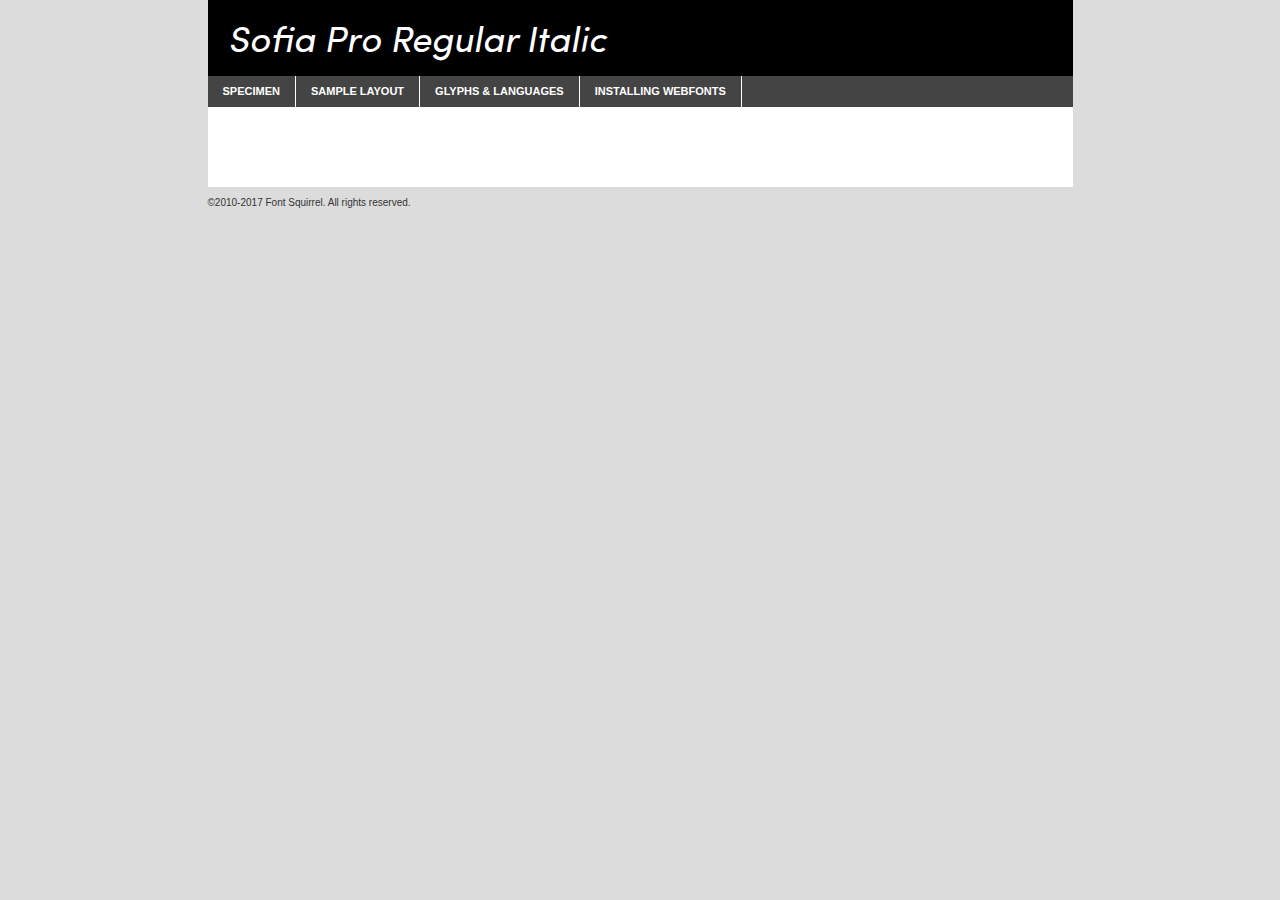
<file: fonts/WebFontSofiaPro/sofiaproregular-italic-demo.html>
<!DOCTYPE html PUBLIC "-//W3C//DTD XHTML 1.0 Transitional//EN"
	"http://www.w3.org/TR/xhtml1/DTD/xhtml1-transitional.dtd">

<html xmlns="http://www.w3.org/1999/xhtml" xml:lang="en" lang="en">
<head>
	<meta http-equiv="Content-Type" content="text/html; charset=utf-8" />
	<script src="http://ajax.googleapis.com/ajax/libs/jquery/1.7.2/jquery.min.js" type="text/javascript" charset="utf-8"></script>
	<script type="text/javascript">
	(function($){$.fn.easyTabs=function(option){var param=jQuery.extend({fadeSpeed:"fast",defaultContent:1,activeClass:'active'},option);$(this).each(function(){var thisId="#"+this.id;if(param.defaultContent==''){param.defaultContent=1;}
	if(typeof param.defaultContent=="number")
	{var defaultTab=$(thisId+" .tabs li:eq("+(param.defaultContent-1)+") a").attr('href').substr(1);}else{var defaultTab=param.defaultContent;}
	$(thisId+" .tabs li a").each(function(){var tabToHide=$(this).attr('href').substr(1);$("#"+tabToHide).addClass('easytabs-tab-content');});hideAll();changeContent(defaultTab);function hideAll(){$(thisId+" .easytabs-tab-content").hide();}
	function changeContent(tabId){hideAll();$(thisId+" .tabs li").removeClass(param.activeClass);$(thisId+" .tabs li a[href=#"+tabId+"]").closest('li').addClass(param.activeClass);if(param.fadeSpeed!="none")
	{$(thisId+" #"+tabId).fadeIn(param.fadeSpeed);}else{$(thisId+" #"+tabId).show();}}
	$(thisId+" .tabs li").click(function(){var tabId=$(this).find('a').attr('href').substr(1);changeContent(tabId);return false;});});}})(jQuery);
	</script>
	<link rel="stylesheet" href="specimen_files/specimen_stylesheet.css" type="text/css" charset="utf-8" />
	<link rel="stylesheet" href="stylesheet.css" type="text/css" charset="utf-8" />

	<style type="text/css">
					body{
				font-family: 'sofia_proregular_italic';
							}
		</style>

	<title>Sofia Pro Regular Italic Specimen</title>
	
	
	<script type="text/javascript" charset="utf-8">
		$(document).ready(function() {
			$('#container').easyTabs({defaultContent:1});
		});
	</script>
</head>

<body>
<div id="container">
	<div id="header">
		Sofia Pro Regular Italic	</div>
	<ul class="tabs">
		<li><a href="#specimen">Specimen</a></li>
		<li><a href="#layout">Sample Layout</a></li>
				<li><a href="#glyphs">Glyphs &amp; Languages</a></li>
		<li><a href="#installing">Installing Webfonts</a></li>
		
	</ul>
	
	<div id="main_content">

		
			<div id="specimen">
		
				<div class="section">
					<div class="grid12 firstcol">
						<div class="huge">AaBb</div>
					</div>
				</div>
		
				<div class="section">
					<div class="glyph_range">A&#x200B;B&#x200b;C&#x200b;D&#x200b;E&#x200b;F&#x200b;G&#x200b;H&#x200b;I&#x200b;J&#x200b;K&#x200b;L&#x200b;M&#x200b;N&#x200b;O&#x200b;P&#x200b;Q&#x200b;R&#x200b;S&#x200b;T&#x200b;U&#x200b;V&#x200b;W&#x200b;X&#x200b;Y&#x200b;Z&#x200b;a&#x200b;b&#x200b;c&#x200b;d&#x200b;e&#x200b;f&#x200b;g&#x200b;h&#x200b;i&#x200b;j&#x200b;k&#x200b;l&#x200b;m&#x200b;n&#x200b;o&#x200b;p&#x200b;q&#x200b;r&#x200b;s&#x200b;t&#x200b;u&#x200b;v&#x200b;w&#x200b;x&#x200b;y&#x200b;z&#x200b;1&#x200b;2&#x200b;3&#x200b;4&#x200b;5&#x200b;6&#x200b;7&#x200b;8&#x200b;9&#x200b;0&#x200b;&amp;&#x200b;.&#x200b;,&#x200b;?&#x200b;!&#x200b;&#64;&#x200b;(&#x200b;)&#x200b;#&#x200b;$&#x200b;%&#x200b;*&#x200b;+&#x200b;-&#x200b;=&#x200b;:&#x200b;;</div>
				</div>
				<div class="section">
					<div class="grid12 firstcol">
						<table class="sample_table">
							<tr><td>10</td><td class="size10">abcdefghijklmnopqrstuvwxyzABCDEFGHIJKLMNOPQRSTUVWXYZ0123456789abcdefghijklmnopqrstuvwxyzABCDEFGHIJKLMNOPQRSTUVWXYZ0123456789abcdefghijklmnopqrstuvwxyzABCDEFGHIJKLMNOPQRSTUVWXYZ</td></tr>
							<tr><td>11</td><td class="size11">abcdefghijklmnopqrstuvwxyzABCDEFGHIJKLMNOPQRSTUVWXYZ0123456789abcdefghijklmnopqrstuvwxyzABCDEFGHIJKLMNOPQRSTUVWXYZ0123456789abcdefghijklmnopqrstuvwxyzABCDEFGHIJKLMNOPQRSTUVWXYZ</td></tr>
							<tr><td>12</td><td class="size12">abcdefghijklmnopqrstuvwxyzABCDEFGHIJKLMNOPQRSTUVWXYZ0123456789abcdefghijklmnopqrstuvwxyzABCDEFGHIJKLMNOPQRSTUVWXYZ0123456789abcdefghijklmnopqrstuvwxyzABCDEFGHIJKLMNOPQRSTUVWXYZ</td></tr>
							<tr><td>13</td><td class="size13">abcdefghijklmnopqrstuvwxyzABCDEFGHIJKLMNOPQRSTUVWXYZ0123456789abcdefghijklmnopqrstuvwxyzABCDEFGHIJKLMNOPQRSTUVWXYZ0123456789abcdefghijklmnopqrstuvwxyzABCDEFGHIJKLMNOPQRSTUVWXYZ</td></tr>
							<tr><td>14</td><td class="size14">abcdefghijklmnopqrstuvwxyzABCDEFGHIJKLMNOPQRSTUVWXYZ0123456789abcdefghijklmnopqrstuvwxyzABCDEFGHIJKLMNOPQRSTUVWXYZ0123456789abcdefghijklmnopqrstuvwxyzABCDEFGHIJKLMNOPQRSTUVWXYZ</td></tr>
							<tr><td>16</td><td class="size16">abcdefghijklmnopqrstuvwxyzABCDEFGHIJKLMNOPQRSTUVWXYZ0123456789abcdefghijklmnopqrstuvwxyzABCDEFGHIJKLMNOPQRSTUVWXYZ</td></tr>
							<tr><td>18</td><td class="size18">abcdefghijklmnopqrstuvwxyzABCDEFGHIJKLMNOPQRSTUVWXYZ0123456789abcdefghijklmnopqrstuvwxyzABCDEFGHIJKLMNOPQRSTUVWXYZ</td></tr>
							<tr><td>20</td><td class="size20">abcdefghijklmnopqrstuvwxyzABCDEFGHIJKLMNOPQRSTUVWXYZ0123456789abcdefghijklmnopqrstuvwxyzABCDEFGHIJKLMNOPQRSTUVWXYZ</td></tr>
							<tr><td>24</td><td class="size24">abcdefghijklmnopqrstuvwxyzABCDEFGHIJKLMNOPQRSTUVWXYZ0123456789abcdefghijklmnopqrstuvwxyzABCDEFGHIJKLMNOPQRSTUVWXYZ</td></tr>
							<tr><td>30</td><td class="size30">abcdefghijklmnopqrstuvwxyzABCDEFGHIJKLMNOPQRSTUVWXYZ0123456789abcdefghijklmnopqrstuvwxyzABCDEFGHIJKLMNOPQRSTUVWXYZ</td></tr>
							<tr><td>36</td><td class="size36">abcdefghijklmnopqrstuvwxyzABCDEFGHIJKLMNOPQRSTUVWXYZ0123456789abcdefghijklmnopqrstuvwxyzABCDEFGHIJKLMNOPQRSTUVWXYZ</td></tr>
							<tr><td>48</td><td class="size48">abcdefghijklmnopqrstuvwxyzABCDEFGHIJKLMNOPQRSTUVWXYZ0123456789abcdefghijklmnopqrstuvwxyzABCDEFGHIJKLMNOPQRSTUVWXYZ</td></tr>
							<tr><td>60</td><td class="size60">abcdefghijklmnopqrstuvwxyzABCDEFGHIJKLMNOPQRSTUVWXYZ0123456789abcdefghijklmnopqrstuvwxyzABCDEFGHIJKLMNOPQRSTUVWXYZ</td></tr>
							<tr><td>72</td><td class="size72">abcdefghijklmnopqrstuvwxyzABCDEFGHIJKLMNOPQRSTUVWXYZ0123456789abcdefghijklmnopqrstuvwxyzABCDEFGHIJKLMNOPQRSTUVWXYZ</td></tr>
							<tr><td>90</td><td class="size90">abcdefghijklmnopqrstuvwxyzABCDEFGHIJKLMNOPQRSTUVWXYZ0123456789abcdefghijklmnopqrstuvwxyzABCDEFGHIJKLMNOPQRSTUVWXYZ</td></tr>
						</table>
				
					</div>
			
				</div>
		
		
		
								<div class="section" id="bodycomparison">


										<div id="xheight">
				<div class="fontbody">&#x25FC;&#x25FC;&#x25FC;&#x25FC;&#x25FC;&#x25FC;&#x25FC;&#x25FC;&#x25FC;&#x25FC;&#x25FC;&#x25FC;&#x25FC;&#x25FC;&#x25FC;&#x25FC;&#x25FC;&#x25FC;&#x25FC;&#x25FC;&#x25FC;&#x25FC;&#x25FC;&#x25FC;&#x25FC;&#x25FC;&#x25FC;&#x25FC;&#x25FC;&#x25FC;&#x25FC;&#x25FC;&#x25FC;&#x25FC;&#x25FC;&#x25FC;&#x25FC;&#x25FC;&#x25FC;&#x25FC;&#x25FC;&#x25FC;&#x25FC;&#x25FC;&#x25FC;&#x25FC;&#x25FC;&#x25FC;&#x25FC;&#x25FC;&#x25FC;&#x25FC;&#x25FC;&#x25FC;&#x25FC;&#x25FC;&#x25FC;&#x25FC;&#x25FC;&#x25FC;&#x25FC;&#x25FC;&#x25FC;&#x25FC;&#x25FC;&#x25FC;&#x25FC;&#x25FC;&#x25FC;&#x25FC;&#x25FC;&#x25FC;&#x25FC;&#x25FC;&#x25FC;&#x25FC;&#x25FC;&#x25FC;&#x25FC;&#x25FC;&#x25FC;&#x25FC;&#x25FC;&#x25FC;&#x25FC;&#x25FC;&#x25FC;&#x25FC;&#x25FC;&#x25FC;&#x25FC;&#x25FC;&#x25FC;&#x25FC;&#x25FC;&#x25FC;&#x25FC;&#x25FC;&#x25FC;body</div><div class="arialbody">body</div><div class="verdanabody">body</div><div class="georgiabody">body</div></div>
										<div class="fontbody" style="z-index:1">
											body<span>Sofia Pro Regular Italic</span>
										</div>
										<div class="arialbody" style="z-index:1">
											body<span>Arial</span>
										</div>
										<div class="verdanabody" style="z-index:1">
											body<span>Verdana</span>
										</div>
										<div class="georgiabody" style="z-index:1">
											body<span>Georgia</span>
										</div>



								</div>
		
		
				<div class="section psample psample_row1" id="">
					
					<div class="grid2 firstcol">
						<p class="size10"><span>10.</span>Aenean lacinia bibendum nulla sed consectetur. Fusce dapibus, tellus ac cursus commodo, tortor mauris condimentum nibh, ut fermentum massa justo sit amet risus. Nullam id dolor id nibh ultricies vehicula ut id elit. Cum sociis natoque penatibus et magnis dis parturient montes, nascetur ridiculus mus. Nulla vitae elit libero, a pharetra augue.</p>
			
					</div>
					<div class="grid3">
						<p class="size11"><span>11.</span>Aenean lacinia bibendum nulla sed consectetur. Fusce dapibus, tellus ac cursus commodo, tortor mauris condimentum nibh, ut fermentum massa justo sit amet risus. Nullam id dolor id nibh ultricies vehicula ut id elit. Cum sociis natoque penatibus et magnis dis parturient montes, nascetur ridiculus mus. Nulla vitae elit libero, a pharetra augue.</p>
			
					</div>
					<div class="grid3">
						<p class="size12"><span>12.</span>Aenean lacinia bibendum nulla sed consectetur. Fusce dapibus, tellus ac cursus commodo, tortor mauris condimentum nibh, ut fermentum massa justo sit amet risus. Nullam id dolor id nibh ultricies vehicula ut id elit. Cum sociis natoque penatibus et magnis dis parturient montes, nascetur ridiculus mus. Nulla vitae elit libero, a pharetra augue.</p>
			
					</div>
					<div class="grid4">
						<p class="size13"><span>13.</span>Aenean lacinia bibendum nulla sed consectetur. Fusce dapibus, tellus ac cursus commodo, tortor mauris condimentum nibh, ut fermentum massa justo sit amet risus. Nullam id dolor id nibh ultricies vehicula ut id elit. Cum sociis natoque penatibus et magnis dis parturient montes, nascetur ridiculus mus. Nulla vitae elit libero, a pharetra augue.</p>
			
					</div>
					<div class="white_blend"></div>
					
				</div>
				<div class="section psample psample_row2" id="">
					<div class="grid3 firstcol">
						<p class="size14"><span>14.</span>Aenean lacinia bibendum nulla sed consectetur. Fusce dapibus, tellus ac cursus commodo, tortor mauris condimentum nibh, ut fermentum massa justo sit amet risus. Nullam id dolor id nibh ultricies vehicula ut id elit. Cum sociis natoque penatibus et magnis dis parturient montes, nascetur ridiculus mus. Nulla vitae elit libero, a pharetra augue.</p>
			
					</div>
					<div class="grid4">
						<p class="size16"><span>16.</span>Aenean lacinia bibendum nulla sed consectetur. Fusce dapibus, tellus ac cursus commodo, tortor mauris condimentum nibh, ut fermentum massa justo sit amet risus. Nullam id dolor id nibh ultricies vehicula ut id elit. Cum sociis natoque penatibus et magnis dis parturient montes, nascetur ridiculus mus. Nulla vitae elit libero, a pharetra augue.</p>
			
					</div>
					<div class="grid5">
						<p class="size18"><span>18.</span>Aenean lacinia bibendum nulla sed consectetur. Fusce dapibus, tellus ac cursus commodo, tortor mauris condimentum nibh, ut fermentum massa justo sit amet risus. Nullam id dolor id nibh ultricies vehicula ut id elit. Cum sociis natoque penatibus et magnis dis parturient montes, nascetur ridiculus mus. Nulla vitae elit libero, a pharetra augue.</p>
			
					</div>

					<div class="white_blend"></div>

				</div>
				
				<div class="section psample psample_row3" id="">
					<div class="grid5 firstcol">
						<p class="size20"><span>20.</span>Aenean lacinia bibendum nulla sed consectetur. Fusce dapibus, tellus ac cursus commodo, tortor mauris condimentum nibh, ut fermentum massa justo sit amet risus. Nullam id dolor id nibh ultricies vehicula ut id elit. Cum sociis natoque penatibus et magnis dis parturient montes, nascetur ridiculus mus. Nulla vitae elit libero, a pharetra augue.</p>
					</div>
					<div class="grid7">
						<p class="size24"><span>24.</span>Aenean lacinia bibendum nulla sed consectetur. Fusce dapibus, tellus ac cursus commodo, tortor mauris condimentum nibh, ut fermentum massa justo sit amet risus. Nullam id dolor id nibh ultricies vehicula ut id elit. Cum sociis natoque penatibus et magnis dis parturient montes, nascetur ridiculus mus. Nulla vitae elit libero, a pharetra augue.</p>
					</div>
					
					<div class="white_blend"></div>
					
				</div>
				
				<div class="section psample psample_row4" id="">
					<div class="grid12 firstcol">
						<p class="size30"><span>30.</span>Aenean lacinia bibendum nulla sed consectetur. Fusce dapibus, tellus ac cursus commodo, tortor mauris condimentum nibh, ut fermentum massa justo sit amet risus. Nullam id dolor id nibh ultricies vehicula ut id elit. Cum sociis natoque penatibus et magnis dis parturient montes, nascetur ridiculus mus. Nulla vitae elit libero, a pharetra augue.</p>
					</div>
					<div class="white_blend"></div>
					
				</div>
				
				
				
				<div class="section psample psample_row1 fullreverse">
					<div class="grid2 firstcol">
						<p class="size10"><span>10.</span>Aenean lacinia bibendum nulla sed consectetur. Fusce dapibus, tellus ac cursus commodo, tortor mauris condimentum nibh, ut fermentum massa justo sit amet risus. Nullam id dolor id nibh ultricies vehicula ut id elit. Cum sociis natoque penatibus et magnis dis parturient montes, nascetur ridiculus mus. Nulla vitae elit libero, a pharetra augue.</p>
			
					</div>
					<div class="grid3">
						<p class="size11"><span>11.</span>Aenean lacinia bibendum nulla sed consectetur. Fusce dapibus, tellus ac cursus commodo, tortor mauris condimentum nibh, ut fermentum massa justo sit amet risus. Nullam id dolor id nibh ultricies vehicula ut id elit. Cum sociis natoque penatibus et magnis dis parturient montes, nascetur ridiculus mus. Nulla vitae elit libero, a pharetra augue.</p>
			
					</div>
					<div class="grid3">
						<p class="size12"><span>12.</span>Aenean lacinia bibendum nulla sed consectetur. Fusce dapibus, tellus ac cursus commodo, tortor mauris condimentum nibh, ut fermentum massa justo sit amet risus. Nullam id dolor id nibh ultricies vehicula ut id elit. Cum sociis natoque penatibus et magnis dis parturient montes, nascetur ridiculus mus. Nulla vitae elit libero, a pharetra augue.</p>
			
					</div>
					<div class="grid4">
						<p class="size13"><span>13.</span>Aenean lacinia bibendum nulla sed consectetur. Fusce dapibus, tellus ac cursus commodo, tortor mauris condimentum nibh, ut fermentum massa justo sit amet risus. Nullam id dolor id nibh ultricies vehicula ut id elit. Cum sociis natoque penatibus et magnis dis parturient montes, nascetur ridiculus mus. Nulla vitae elit libero, a pharetra augue.</p>
			
					</div>
					<div class="black_blend"></div>
					
				</div>
				
				<div class="section psample psample_row2 fullreverse">
					<div class="grid3 firstcol">
						<p class="size14"><span>14.</span>Aenean lacinia bibendum nulla sed consectetur. Fusce dapibus, tellus ac cursus commodo, tortor mauris condimentum nibh, ut fermentum massa justo sit amet risus. Nullam id dolor id nibh ultricies vehicula ut id elit. Cum sociis natoque penatibus et magnis dis parturient montes, nascetur ridiculus mus. Nulla vitae elit libero, a pharetra augue.</p>
			
					</div>
					<div class="grid4">
						<p class="size16"><span>16.</span>Aenean lacinia bibendum nulla sed consectetur. Fusce dapibus, tellus ac cursus commodo, tortor mauris condimentum nibh, ut fermentum massa justo sit amet risus. Nullam id dolor id nibh ultricies vehicula ut id elit. Cum sociis natoque penatibus et magnis dis parturient montes, nascetur ridiculus mus. Nulla vitae elit libero, a pharetra augue.</p>
			
					</div>
					<div class="grid5">
						<p class="size18"><span>18.</span>Aenean lacinia bibendum nulla sed consectetur. Fusce dapibus, tellus ac cursus commodo, tortor mauris condimentum nibh, ut fermentum massa justo sit amet risus. Nullam id dolor id nibh ultricies vehicula ut id elit. Cum sociis natoque penatibus et magnis dis parturient montes, nascetur ridiculus mus. Nulla vitae elit libero, a pharetra augue.</p>
			
					</div>
					<div class="black_blend"></div>

				</div>
				
				<div class="section psample fullreverse psample_row3" id="">
					<div class="grid5 firstcol">
						<p class="size20"><span>20.</span>Aenean lacinia bibendum nulla sed consectetur. Fusce dapibus, tellus ac cursus commodo, tortor mauris condimentum nibh, ut fermentum massa justo sit amet risus. Nullam id dolor id nibh ultricies vehicula ut id elit. Cum sociis natoque penatibus et magnis dis parturient montes, nascetur ridiculus mus. Nulla vitae elit libero, a pharetra augue.</p>
					</div>
					<div class="grid7">
						<p class="size24"><span>24.</span>Aenean lacinia bibendum nulla sed consectetur. Fusce dapibus, tellus ac cursus commodo, tortor mauris condimentum nibh, ut fermentum massa justo sit amet risus. Nullam id dolor id nibh ultricies vehicula ut id elit. Cum sociis natoque penatibus et magnis dis parturient montes, nascetur ridiculus mus. Nulla vitae elit libero, a pharetra augue.</p>
					</div>
					
					<div class="black_blend"></div>
					
				</div>
				
				<div class="section psample fullreverse psample_row4" id="" style="border-bottom: 20px #000 solid;">
					<div class="grid12 firstcol">
						<p class="size30"><span>30.</span>Aenean lacinia bibendum nulla sed consectetur. Fusce dapibus, tellus ac cursus commodo, tortor mauris condimentum nibh, ut fermentum massa justo sit amet risus. Nullam id dolor id nibh ultricies vehicula ut id elit. Cum sociis natoque penatibus et magnis dis parturient montes, nascetur ridiculus mus. Nulla vitae elit libero, a pharetra augue.</p>
					</div>
					<div class="black_blend"></div>
					
				</div>
				
				
				
				
			</div>
			
			<div id="layout">
				
				<div class="section">
					
					<div class="grid12 firstcol">
						<h1>Lorem Ipsum Dolor</h1>
						<h2>Etiam porta sem malesuada magna mollis euismod</h2>
						
						<p class="byline">By <a href="#link">Aenean Lacinia</a></p>
					</div>
				</div>
				<div class="section">
					<div class="grid8 firstcol">
						<p class="large">Donec sed odio dui. Morbi leo risus, porta ac consectetur ac, vestibulum at eros. Fusce dapibus, tellus ac cursus commodo, tortor mauris condimentum nibh, ut fermentum massa justo sit amet risus. </p>

						
						<h3>Pellentesque ornare sem</h3>

						<p>Maecenas sed diam eget risus varius blandit sit amet non magna. Maecenas faucibus mollis interdum. Donec ullamcorper nulla non metus auctor fringilla. Nullam id dolor id nibh ultricies vehicula ut id elit. Nullam id dolor id nibh ultricies vehicula ut id elit. </p>

						<p>Aenean eu leo quam. Pellentesque ornare sem lacinia quam venenatis vestibulum. Lorem ipsum dolor sit amet, consectetur adipiscing elit. Cum sociis natoque penatibus et magnis dis parturient montes, nascetur ridiculus mus. </p>

						<p>Nulla vitae elit libero, a pharetra augue. Praesent commodo cursus magna, vel scelerisque nisl consectetur et. Aenean lacinia bibendum nulla sed consectetur. </p>

						<p>Nullam quis risus eget urna mollis ornare vel eu leo. Nullam quis risus eget urna mollis ornare vel eu leo. Maecenas sed diam eget risus varius blandit sit amet non magna. Donec ullamcorper nulla non metus auctor fringilla. </p>

						<h3>Cras mattis consectetur</h3>

						<p>Aenean eu leo quam. Pellentesque ornare sem lacinia quam venenatis vestibulum. Aenean lacinia bibendum nulla sed consectetur. Integer posuere erat a ante venenatis dapibus posuere velit aliquet. Cras mattis consectetur purus sit amet fermentum. </p>

						<p>Nullam id dolor id nibh ultricies vehicula ut id elit. Nullam quis risus eget urna mollis ornare vel eu leo. Cras mattis consectetur purus sit amet fermentum.</p>
					</div>
					
					<div class="grid4 sidebar">
						
						<div class="box reverse">
							<p class="last">Nullam quis risus eget urna mollis ornare vel eu leo. Donec ullamcorper nulla non metus auctor fringilla. Cras mattis consectetur purus sit amet fermentum. Sed posuere consectetur est at lobortis. Lorem ipsum dolor sit amet, consectetur adipiscing elit. </p>
						</div>
						
						<p class="caption">Maecenas sed diam eget risus varius.</p>

						<p>Vestibulum id ligula porta felis euismod semper. Integer posuere erat a ante venenatis dapibus posuere velit aliquet. Vestibulum id ligula porta felis euismod semper. Sed posuere consectetur est at lobortis. Maecenas sed diam eget risus varius blandit sit amet non magna. Fusce dapibus, tellus ac cursus commodo, tortor mauris condimentum nibh, ut fermentum massa justo sit amet risus. </p>

					

						<p>Duis mollis, est non commodo luctus, nisi erat porttitor ligula, eget lacinia odio sem nec elit. Aenean lacinia bibendum nulla sed consectetur. Vivamus sagittis lacus vel augue laoreet rutrum faucibus dolor auctor. Aenean lacinia bibendum nulla sed consectetur. Nullam quis risus eget urna mollis ornare vel eu leo. </p>

						<p>Praesent commodo cursus magna, vel scelerisque nisl consectetur et. Donec ullamcorper nulla non metus auctor fringilla. Maecenas faucibus mollis interdum. Fusce dapibus, tellus ac cursus commodo, tortor mauris condimentum nibh, ut fermentum massa justo sit amet risus. </p>

					</div>
				</div>
				
			</div>


			



		<div id="glyphs">
			<div class="section">
				<div class="grid12 firstcol">
			
				<h1>Language Support</h1>
				<p>The subset of Sofia Pro Regular Italic in this kit supports the following languages:<br />
			
					Albanian, Basque, Breton, Chamorro, Danish, Dutch, English, Faroese, Finnish, French, Frisian, Galician, German, Icelandic, Italian, Malagasy, Norwegian, Portuguese, Spanish, Alsatian, Aragonese, Arapaho, Arrernte, Asturian, Aymara, Bislama, Cebuano, Corsican, Fijian, French_creole, Genoese, Gilbertese, Greenlandic, Haitian_creole, Hiligaynon, Hmong, Hopi, Ibanag, Iloko_ilokano, Indonesian, Interglossa_glosa, Interlingua, Irish_gaelic, Jerriais, Lojban, Lombard, Luxembourgeois, Manx, Mohawk, Norfolk_pitcairnese, Occitan, Oromo, Pangasinan, Papiamento, Piedmontese, Potawatomi, Rhaeto-romance, Romansh, Rotokas, Sami_lule, Samoan, Sardinian, Scots_gaelic, Seychelles_creole, Shona, Sicilian, Somali, Southern_ndebele, Swahili, Swati_swazi, Tagalog_filipino_pilipino, Tetum, Tok_pisin, Uyghur_latinized, Volapuk, Walloon, Warlpiri, Xhosa, Yapese, Zulu, Latinbasic, Demo				</p>
				<h1>Glyph Chart</h1>
				<p>The subset of Sofia Pro Regular Italic in this kit includes all the glyphs listed below. Unicode entities are included above each glyph to help you insert individual characters into your layout.</p>
				<div id="glyph_chart">
			
																				 <div><p>&amp;#13;</p>&#13;</div>
																				 <div><p>&amp;#32;</p>&#32;</div>
																				 <div><p>&amp;#33;</p>&#33;</div>
																				 <div><p>&amp;#34;</p>&#34;</div>
																				 <div><p>&amp;#35;</p>&#35;</div>
																				 <div><p>&amp;#36;</p>&#36;</div>
																				 <div><p>&amp;#37;</p>&#37;</div>
																				 <div><p>&amp;#38;</p>&#38;</div>
																				 <div><p>&amp;#39;</p>&#39;</div>
																				 <div><p>&amp;#40;</p>&#40;</div>
																				 <div><p>&amp;#41;</p>&#41;</div>
																				 <div><p>&amp;#42;</p>&#42;</div>
																				 <div><p>&amp;#43;</p>&#43;</div>
																				 <div><p>&amp;#44;</p>&#44;</div>
																				 <div><p>&amp;#45;</p>&#45;</div>
																				 <div><p>&amp;#46;</p>&#46;</div>
																				 <div><p>&amp;#47;</p>&#47;</div>
																				 <div><p>&amp;#48;</p>&#48;</div>
																				 <div><p>&amp;#49;</p>&#49;</div>
																				 <div><p>&amp;#50;</p>&#50;</div>
																				 <div><p>&amp;#51;</p>&#51;</div>
																				 <div><p>&amp;#52;</p>&#52;</div>
																				 <div><p>&amp;#53;</p>&#53;</div>
																				 <div><p>&amp;#54;</p>&#54;</div>
																				 <div><p>&amp;#55;</p>&#55;</div>
																				 <div><p>&amp;#56;</p>&#56;</div>
																				 <div><p>&amp;#57;</p>&#57;</div>
																				 <div><p>&amp;#58;</p>&#58;</div>
																				 <div><p>&amp;#59;</p>&#59;</div>
																				 <div><p>&amp;#60;</p>&#60;</div>
																				 <div><p>&amp;#61;</p>&#61;</div>
																				 <div><p>&amp;#62;</p>&#62;</div>
																				 <div><p>&amp;#63;</p>&#63;</div>
																				 <div><p>&amp;#64;</p>&#64;</div>
																				 <div><p>&amp;#65;</p>&#65;</div>
																				 <div><p>&amp;#66;</p>&#66;</div>
																				 <div><p>&amp;#67;</p>&#67;</div>
																				 <div><p>&amp;#68;</p>&#68;</div>
																				 <div><p>&amp;#69;</p>&#69;</div>
																				 <div><p>&amp;#70;</p>&#70;</div>
																				 <div><p>&amp;#71;</p>&#71;</div>
																				 <div><p>&amp;#72;</p>&#72;</div>
																				 <div><p>&amp;#73;</p>&#73;</div>
																				 <div><p>&amp;#74;</p>&#74;</div>
																				 <div><p>&amp;#75;</p>&#75;</div>
																				 <div><p>&amp;#76;</p>&#76;</div>
																				 <div><p>&amp;#77;</p>&#77;</div>
																				 <div><p>&amp;#78;</p>&#78;</div>
																				 <div><p>&amp;#79;</p>&#79;</div>
																				 <div><p>&amp;#80;</p>&#80;</div>
																				 <div><p>&amp;#81;</p>&#81;</div>
																				 <div><p>&amp;#82;</p>&#82;</div>
																				 <div><p>&amp;#83;</p>&#83;</div>
																				 <div><p>&amp;#84;</p>&#84;</div>
																				 <div><p>&amp;#85;</p>&#85;</div>
																				 <div><p>&amp;#86;</p>&#86;</div>
																				 <div><p>&amp;#87;</p>&#87;</div>
																				 <div><p>&amp;#88;</p>&#88;</div>
																				 <div><p>&amp;#89;</p>&#89;</div>
																				 <div><p>&amp;#90;</p>&#90;</div>
																				 <div><p>&amp;#91;</p>&#91;</div>
																				 <div><p>&amp;#92;</p>&#92;</div>
																				 <div><p>&amp;#93;</p>&#93;</div>
																				 <div><p>&amp;#95;</p>&#95;</div>
																				 <div><p>&amp;#96;</p>&#96;</div>
																				 <div><p>&amp;#97;</p>&#97;</div>
																				 <div><p>&amp;#98;</p>&#98;</div>
																				 <div><p>&amp;#99;</p>&#99;</div>
																				 <div><p>&amp;#100;</p>&#100;</div>
																				 <div><p>&amp;#101;</p>&#101;</div>
																				 <div><p>&amp;#102;</p>&#102;</div>
																				 <div><p>&amp;#103;</p>&#103;</div>
																				 <div><p>&amp;#104;</p>&#104;</div>
																				 <div><p>&amp;#105;</p>&#105;</div>
																				 <div><p>&amp;#106;</p>&#106;</div>
																				 <div><p>&amp;#107;</p>&#107;</div>
																				 <div><p>&amp;#108;</p>&#108;</div>
																				 <div><p>&amp;#109;</p>&#109;</div>
																				 <div><p>&amp;#110;</p>&#110;</div>
																				 <div><p>&amp;#111;</p>&#111;</div>
																				 <div><p>&amp;#112;</p>&#112;</div>
																				 <div><p>&amp;#113;</p>&#113;</div>
																				 <div><p>&amp;#114;</p>&#114;</div>
																				 <div><p>&amp;#115;</p>&#115;</div>
																				 <div><p>&amp;#116;</p>&#116;</div>
																				 <div><p>&amp;#117;</p>&#117;</div>
																				 <div><p>&amp;#118;</p>&#118;</div>
																				 <div><p>&amp;#119;</p>&#119;</div>
																				 <div><p>&amp;#120;</p>&#120;</div>
																				 <div><p>&amp;#121;</p>&#121;</div>
																				 <div><p>&amp;#122;</p>&#122;</div>
																				 <div><p>&amp;#123;</p>&#123;</div>
																				 <div><p>&amp;#124;</p>&#124;</div>
																				 <div><p>&amp;#125;</p>&#125;</div>
																				 <div><p>&amp;#160;</p>&#160;</div>
																				 <div><p>&amp;#161;</p>&#161;</div>
																				 <div><p>&amp;#162;</p>&#162;</div>
																				 <div><p>&amp;#163;</p>&#163;</div>
																				 <div><p>&amp;#164;</p>&#164;</div>
																				 <div><p>&amp;#165;</p>&#165;</div>
																				 <div><p>&amp;#166;</p>&#166;</div>
																				 <div><p>&amp;#167;</p>&#167;</div>
																				 <div><p>&amp;#168;</p>&#168;</div>
																				 <div><p>&amp;#169;</p>&#169;</div>
																				 <div><p>&amp;#170;</p>&#170;</div>
																				 <div><p>&amp;#171;</p>&#171;</div>
																				 <div><p>&amp;#172;</p>&#172;</div>
																				 <div><p>&amp;#173;</p>&#173;</div>
																				 <div><p>&amp;#174;</p>&#174;</div>
																				 <div><p>&amp;#175;</p>&#175;</div>
																				 <div><p>&amp;#176;</p>&#176;</div>
																				 <div><p>&amp;#177;</p>&#177;</div>
																				 <div><p>&amp;#178;</p>&#178;</div>
																				 <div><p>&amp;#179;</p>&#179;</div>
																				 <div><p>&amp;#180;</p>&#180;</div>
																				 <div><p>&amp;#181;</p>&#181;</div>
																				 <div><p>&amp;#182;</p>&#182;</div>
																				 <div><p>&amp;#183;</p>&#183;</div>
																				 <div><p>&amp;#184;</p>&#184;</div>
																				 <div><p>&amp;#185;</p>&#185;</div>
																				 <div><p>&amp;#186;</p>&#186;</div>
																				 <div><p>&amp;#187;</p>&#187;</div>
																				 <div><p>&amp;#188;</p>&#188;</div>
																				 <div><p>&amp;#189;</p>&#189;</div>
																				 <div><p>&amp;#190;</p>&#190;</div>
																				 <div><p>&amp;#191;</p>&#191;</div>
																				 <div><p>&amp;#192;</p>&#192;</div>
																				 <div><p>&amp;#193;</p>&#193;</div>
																				 <div><p>&amp;#194;</p>&#194;</div>
																				 <div><p>&amp;#195;</p>&#195;</div>
																				 <div><p>&amp;#196;</p>&#196;</div>
																				 <div><p>&amp;#197;</p>&#197;</div>
																				 <div><p>&amp;#198;</p>&#198;</div>
																				 <div><p>&amp;#199;</p>&#199;</div>
																				 <div><p>&amp;#200;</p>&#200;</div>
																				 <div><p>&amp;#201;</p>&#201;</div>
																				 <div><p>&amp;#202;</p>&#202;</div>
																				 <div><p>&amp;#203;</p>&#203;</div>
																				 <div><p>&amp;#204;</p>&#204;</div>
																				 <div><p>&amp;#205;</p>&#205;</div>
																				 <div><p>&amp;#206;</p>&#206;</div>
																				 <div><p>&amp;#207;</p>&#207;</div>
																				 <div><p>&amp;#208;</p>&#208;</div>
																				 <div><p>&amp;#209;</p>&#209;</div>
																				 <div><p>&amp;#210;</p>&#210;</div>
																				 <div><p>&amp;#211;</p>&#211;</div>
																				 <div><p>&amp;#212;</p>&#212;</div>
																				 <div><p>&amp;#213;</p>&#213;</div>
																				 <div><p>&amp;#214;</p>&#214;</div>
																				 <div><p>&amp;#215;</p>&#215;</div>
																				 <div><p>&amp;#216;</p>&#216;</div>
																				 <div><p>&amp;#217;</p>&#217;</div>
																				 <div><p>&amp;#218;</p>&#218;</div>
																				 <div><p>&amp;#219;</p>&#219;</div>
																				 <div><p>&amp;#220;</p>&#220;</div>
																				 <div><p>&amp;#221;</p>&#221;</div>
																				 <div><p>&amp;#222;</p>&#222;</div>
																				 <div><p>&amp;#223;</p>&#223;</div>
																				 <div><p>&amp;#224;</p>&#224;</div>
																				 <div><p>&amp;#225;</p>&#225;</div>
																				 <div><p>&amp;#226;</p>&#226;</div>
																				 <div><p>&amp;#227;</p>&#227;</div>
																				 <div><p>&amp;#228;</p>&#228;</div>
																				 <div><p>&amp;#229;</p>&#229;</div>
																				 <div><p>&amp;#230;</p>&#230;</div>
																				 <div><p>&amp;#231;</p>&#231;</div>
																				 <div><p>&amp;#232;</p>&#232;</div>
																				 <div><p>&amp;#233;</p>&#233;</div>
																				 <div><p>&amp;#234;</p>&#234;</div>
																				 <div><p>&amp;#235;</p>&#235;</div>
																				 <div><p>&amp;#236;</p>&#236;</div>
																				 <div><p>&amp;#237;</p>&#237;</div>
																				 <div><p>&amp;#238;</p>&#238;</div>
																				 <div><p>&amp;#239;</p>&#239;</div>
																				 <div><p>&amp;#240;</p>&#240;</div>
																				 <div><p>&amp;#241;</p>&#241;</div>
																				 <div><p>&amp;#242;</p>&#242;</div>
																				 <div><p>&amp;#243;</p>&#243;</div>
																				 <div><p>&amp;#244;</p>&#244;</div>
																				 <div><p>&amp;#245;</p>&#245;</div>
																				 <div><p>&amp;#246;</p>&#246;</div>
																				 <div><p>&amp;#247;</p>&#247;</div>
																				 <div><p>&amp;#248;</p>&#248;</div>
																				 <div><p>&amp;#249;</p>&#249;</div>
																				 <div><p>&amp;#250;</p>&#250;</div>
																				 <div><p>&amp;#251;</p>&#251;</div>
																				 <div><p>&amp;#252;</p>&#252;</div>
																				 <div><p>&amp;#253;</p>&#253;</div>
																				 <div><p>&amp;#254;</p>&#254;</div>
																				 <div><p>&amp;#255;</p>&#255;</div>
																				 <div><p>&amp;#338;</p>&#338;</div>
																				 <div><p>&amp;#339;</p>&#339;</div>
																				 <div><p>&amp;#376;</p>&#376;</div>
																				 <div><p>&amp;#710;</p>&#710;</div>
																				 <div><p>&amp;#732;</p>&#732;</div>
																				 <div><p>&amp;#8192;</p>&#8192;</div>
																				 <div><p>&amp;#8193;</p>&#8193;</div>
																				 <div><p>&amp;#8194;</p>&#8194;</div>
																				 <div><p>&amp;#8195;</p>&#8195;</div>
																				 <div><p>&amp;#8196;</p>&#8196;</div>
																				 <div><p>&amp;#8197;</p>&#8197;</div>
																				 <div><p>&amp;#8198;</p>&#8198;</div>
																				 <div><p>&amp;#8199;</p>&#8199;</div>
																				 <div><p>&amp;#8200;</p>&#8200;</div>
																				 <div><p>&amp;#8201;</p>&#8201;</div>
																				 <div><p>&amp;#8202;</p>&#8202;</div>
																				 <div><p>&amp;#8208;</p>&#8208;</div>
																				 <div><p>&amp;#8209;</p>&#8209;</div>
																				 <div><p>&amp;#8210;</p>&#8210;</div>
																				 <div><p>&amp;#8211;</p>&#8211;</div>
																				 <div><p>&amp;#8212;</p>&#8212;</div>
																				 <div><p>&amp;#8216;</p>&#8216;</div>
																				 <div><p>&amp;#8217;</p>&#8217;</div>
																				 <div><p>&amp;#8218;</p>&#8218;</div>
																				 <div><p>&amp;#8220;</p>&#8220;</div>
																				 <div><p>&amp;#8221;</p>&#8221;</div>
																				 <div><p>&amp;#8222;</p>&#8222;</div>
																				 <div><p>&amp;#8226;</p>&#8226;</div>
																				 <div><p>&amp;#8230;</p>&#8230;</div>
																				 <div><p>&amp;#8239;</p>&#8239;</div>
																				 <div><p>&amp;#8249;</p>&#8249;</div>
																				 <div><p>&amp;#8250;</p>&#8250;</div>
																				 <div><p>&amp;#8287;</p>&#8287;</div>
																				 <div><p>&amp;#8364;</p>&#8364;</div>
																				 <div><p>&amp;#8482;</p>&#8482;</div>
																				 <div><p>&amp;#9724;</p>&#9724;</div>
																				 <div><p>&amp;#64257;</p>&#64257;</div>
																				 <div><p>&amp;#64258;</p>&#64258;</div>
																				 <div><p>&amp;#64259;</p>&#64259;</div>
																				 <div><p>&amp;#64260;</p>&#64260;</div>
																																						</div>	
				</div>
		
		
			</div>
		</div>
		
		
		<div id="specs">
			
		</div>
	
		<div id="installing">
			<div class="section">
				<div class="grid7 firstcol">
					<h1>Installing Webfonts</h1>
					
					<p>Webfonts are supported by all major browser platforms but not all in the same way. There are currently four different font formats that must be included in order to target all browsers. This includes TTF, WOFF, EOT and SVG.</p>
					
					<h2>1. Upload your webfonts</h2>
					<p>You must upload your webfont kit to your website. They should be in or near the same directory as your CSS files.</p>
					
					<h2>2. Include the webfont stylesheet</h2>
					<p>A special CSS @font-face declaration helps the various browsers select the appropriate font it needs without causing you a bunch of headaches. Learn more about this syntax by reading the <a href="https://www.fontspring.com/blog/further-hardening-of-the-bulletproof-syntax">Fontspring blog post</a> about it. The code for it is as follows:</p>


<code>
@font-face{ 
	font-family: 'MyWebFont';
	src: url('WebFont.eot');
	src: url('WebFont.eot?#iefix') format('embedded-opentype'),
	     url('WebFont.woff') format('woff'),
	     url('WebFont.ttf') format('truetype'),
	     url('WebFont.svg#webfont') format('svg');
}
</code>

	<p>We've already gone ahead and generated the code for you. All you have to do is link to the stylesheet in your HTML, like this:</p>
	<code>&lt;link rel=&quot;stylesheet&quot; href=&quot;stylesheet.css&quot; type=&quot;text/css&quot; charset=&quot;utf-8&quot; /&gt;</code>

					<h2>3. Modify your own stylesheet</h2>
					<p>To take advantage of your new fonts, you must tell your stylesheet to use them. Look at the original @font-face declaration above and find the property called "font-family." The name linked there will be what you use to reference the font. Prepend that webfont name to the font stack in the "font-family" property, inside the selector you want to change. For example:</p>
<code>p { font-family: 'WebFont', Arial, sans-serif; }</code>

<h2>4. Test</h2>
<p>Getting webfonts to work cross-browser <em>can</em> be tricky. Use the information in the sidebar to help you if you find that fonts aren't loading in a particular browser.</p>
				</div>
				
				<div class="grid5 sidebar">
					<div class="box">
						<h2>Troubleshooting<br />Font-Face Problems</h2>
						<p>Having trouble getting your webfonts to load in your new website? Here are some tips to sort out what might be the problem.</p>

						<h3>Fonts not showing in any browser</h3>

						<p>This sounds like you need to work on the plumbing. You either did not upload the fonts to the correct directory, or you did not link the fonts properly in the CSS. If you've confirmed that all this is correct and you still have a problem, take a look at your .htaccess file and see if requests are getting intercepted.</p>

						<h3>Fonts not loading in iPhone or iPad</h3>

						<p>The most common problem here is that you are serving the fonts from an IIS server. IIS refuses to serve files that have unknown MIME types. If that is the case, you must set the MIME type for SVG to "image/svg+xml" in the server settings. Follow these instructions from Microsoft if you need help.</p>

						<h3>Fonts not loading in Firefox</h3>

						<p>The primary reason for this failure? You are still using a version Firefox older than 3.5. So upgrade already! If that isn't it, then you are very likely serving fonts from a different domain. Firefox requires that all font assets be served from the same domain. Lastly it is possible that you need to add WOFF to your list of MIME types (if you are serving via IIS.)</p>

						<h3>Fonts not loading in IE</h3>

						<p>Are you looking at Internet Explorer on an actual Windows machine or are you cheating by using a service like Adobe BrowserLab? Many of these screenshot services do not render @font-face for IE. Best to test it on a real machine.</p>

						<h3>Fonts not loading in IE9</h3>

						<p>IE9, like Firefox, requires that fonts be served from the same domain as the website. Make sure that is the case.</p>
					</div>
				</div>
			</div>
			
		</div>
	
	</div>
	<div id="footer">
		<p>&copy;2010-2017 Font Squirrel. All rights reserved.</p>
	</div>
</div>
</body>
</html>
</file>
<file: css/style.css>
/* MAIN */
html {
    scroll-behavior: smooth;    
}

* {
    margin: 0;
    padding: 0;
    box-sizing: border-box; 
}

@font-face {
    font-family: 'sofia_proregular';
    src: url('../css/fonts/WebFontSofiaPro/sofiaproregular-webfont.woff2') format('woff2'),
    url('../css/fonts/WebFontSofiaPro/sofiaproregular-webfont.woff') format('woff');
    font-weight: normal;
    font-style: normal;
}

h1{
    font-size: 70px;
}
/*Using font from webpage (When we have it)*/
/*@font-face {*/
/*    font-family: 'sofia_proregular';*/
/*    src: url("https://yoursite.com/css/fonts/CustomFont.eot");*/
/*    src: url("https://yoursite.com/css/fonts/CustomFont.woff") format("woff"),*/
/*    url("https://yoursite.com/css/fonts/CustomFont.otf") format("opentype"),*/
/*    url("https://yoursite.com/css/fonts/CustomFont.svg#filename") format("svg");*/
/*}*/

body{
    font-family: 'sofia_proregular', serif;
}

#team, #contact, #community, #services{
    scroll-margin-top: 150px;
}

@media (min-width: 600px) and (max-width: 992px) {
    #team, #contact, #community, #services{
        scroll-margin-top: 0;
    }
}
@media (max-width: 600px) {
    #team, #contact, #community, #services{
        scroll-margin-top: 0;
    }
}

/* WARMI COLOR PALETTE */
.warmi-lyla-text{
    color: #7651ee
}

.warmi-violet-text{
    color: #4a3288
}

.warmi-pink-text{
    color: #f85fbf
}

.warmi-cian-text{
    color: #01fabe
}
.warmi-lyla-background{
    background-color: #7651ee
}

.warmi-violet-background{
    background-color: #4a3288
}

.warmi-pink-background{
    background-color: #f85fbf
}

.warmi-cian-background{
    background-color: #01fabe
}

/* PARALLAX EFFECTS*/

#parallax-bkg {
    background-image: url("../media/backgrounds/main-bkg.svg");    
}
@media (min-width: 600px) and (max-width: 992px) {
    #parallax-bkg{
        background-image: url("../media/backgrounds/Background_mobile_2x.png"); 
        background-size: cover;
               
    }
}
@media (max-width: 600px) {
    #parallax-bkg{
        background-image: url("../media/backgrounds/Background_mobile_2x.png");
        background-size: cover;
               
    }
}

/* NAVBAR */

nav {    
    min-height: 150px;
    background-color: white;
    display: block;
    transition: top 0.3s;
}
.nav-item {
    color: black;   
    
}
.navbar-nav li a{    
    font-size: 1rem;
    font-weight: bold;
}
.logo {
    width: auto;
    height: 80px;
}

@media (min-width: 992px) {
    .logo-mobile {
        display: none;
    }    
}
@media (min-width: 600px) and (max-width: 992px) {
    nav {
        position: static;
        display: block;
        transition: top 0.3s;
        background-color: transparent;
    }

    .navbar-nav li a{
        font-size: 1rem;
        top: 10px
    }
    
    .sticky-top{
        position: static;
    }
    
    .logo{
        display: none;
    }
    .logo-mobile {        
        width: auto;
        height: 116px;
    }
}
@media (max-width: 600px) {
    nav {        
        display: block;
        transition: top 0.3s;
        background-color: transparent;
    }
    
    .sticky-top{
        position: relative;
    }

    .navbar-nav li a{
        font-size: 1rem;
        top: 10px
    }

    .sticky-top{
        position: static;
    }

    .logo{
        display: none;
    }
    
    .logo-mobile {
        width: auto;
        height: 70px;        
    }
}

/*---- underline -----*/

@media (min-width: 992px) {
    .hvr-underline {
        display: inline-block;
        vertical-align: middle;
        -webkit-transform: perspective(1px) translateZ(0);
        transform: perspective(1px) translateZ(0);
        box-shadow: 0 0 1px rgba(0, 0, 0, 0);
        position: relative;
        overflow: hidden;
    }

    .hvr-underline:before {
        content: "";
        position: absolute;
        z-index: -1;
        left: 50%;
        right: 50%;
        bottom: 0;
        background: #01fabe;
        height: 4px;
        -webkit-transition-property: left, right;
        transition-property: left, right;
        -webkit-transition-duration: 0.3s;
        transition-duration: 0.3s;
        -webkit-transition-timing-function: ease-out;
        transition-timing-function: ease-out;
    }

    .hvr-underline:hover:before, .hvr-underline:focus:before, .hvr-underline:active:before {
        left: 0;
        right: 0;
    }
}
/* PORTADA */
#portada {
    margin-top: 100px;
    font-size: large;
}

#portada a:hover{
    background-color: #4a3288;
}

@media (min-width: 600px) and (max-width: 992px) {
    .text-center-btn {
        text-align: center!important;
    }
    .font-color-mobile{
        color: white;
    }
}
@media (max-width: 600px) {
    
    .text-center-btn {
        text-align: center!important;
    }
    .font-color-mobile{
        color: white;
    }
}


/* POR QUE WARMI*/

.icon-warmi{
    height: 140px;
    width: 140px;
    max-height: 150px;
    max-width: 150px;
}

/* SERVICIOS */

#services{
    padding: 50px;
}

#services h1{
    font-size: 50px;
}

@media (min-width: 600px) and (max-width: 992px) {
    #services h1{
        font-size: 32px;
    }
}
@media (max-width: 600px) {
    #services h1{
        font-size: 32px;
    }
}


.service-section{
    display: flex;
    -ms-flex-wrap: wrap;
    flex-wrap: wrap;
    margin-right: -15px;
    margin-left: -15px;    
}

.service-underline{   
    vertical-align: top;
    padding-top: 10px;
    width: 30%;
}

.service-section p{
    font-size: 25px;
    color: black;
}

/* EQUIPO */

#team{
    padding-top: 50px;
    padding-bottom: 50px;
}

@media (min-width: 992px) {
    .card-deck .card{        
        width: 330px;        
    }
}

.member{
    top: -20px;
    min-height: 300px;    
}

.imgIntegrante-jaime {
    background-image: url("../media/photos/Team_Jaime.png");
    background-repeat: no-repeat;
    background-position-x: center;
    width: 270px;  
    transition: all 0.5s ease-in-out;
}

.imgIntegrante-jaime:hover{
    background-image: url("../media/photos/Team_Jaime_hover.png");
    background-repeat: no-repeat;
    background-position-x: center;
    overflow: hidden;
    transition: all 0.5s ease-in-out;
}

.imgIntegrante-katya {
    background-image: url("../media/photos/Team_Katya.png");
    background-repeat: no-repeat;
    background-position-x: center;
    width: 270px;
    transition: all 0.5s ease-in-out;
}

.imgIntegrante-katya:hover{
    background-image: url("../media/photos/Team_Katya_hover.png");
    background-repeat: no-repeat;
    background-position-x: center;
    filter: blur(2px);
    overflow: hidden;
    transition: all 0.5s ease-in-out;
}

/* COMUNIDAD */

#community{
    padding-top: 50px;
    padding-bottom: 50px;
    background-color: white;
}

@media (min-width: 600px) and (max-width: 992px) {
    .height{        
        height: 200px;
        width: auto;
        padding-top: 20px;
    }
}
@media (max-width: 600px) {
    .height{
       height: 250px;
        width: auto;
        padding-top: 20px;
    }
}


/* WHATSAPP BUTTON STYLE */
.float{
    position: fixed;
    width:60px;
    height:60px;
    bottom:40px;
    right:40px;
    background-color:#25d366;
    color:#FFF;
    border-radius:50px;
    text-align:center;
    font-size:30px;
    box-shadow: 2px 2px 3px #999;
    z-index:100;
}

.my-float{
    margin-top:16px;
}

/* CONTACTO */
#contact {
    padding: 20px;
}
.sizeContacto {
    /*height: 780px;*/
}

.btn-size{
    width: 60%;
    right: 0;
}

.btn:hover{
    background-color: #00D19E;
}

/* FOOTER */
.redesSociales a:hover {
    opacity: 0.7;
}
.navFooter a:hover{
    opacity: 0.7;
}
@media (max-width: 600px){    
    .navFooter{
        display: none;
    }
}
</file>
<file: css/confirmation-style.css>
* {
    margin: 0;
    padding: 0;
    box-sizing: border-box;
}

@font-face {
    font-family: 'sofia_proregular';
    src: url('../css/fonts/WebFontSofiaPro/sofiaproregular-webfont.woff2') format('woff2'),
    url('../css/fonts/WebFontSofiaPro/sofiaproregular-webfont.woff') format('woff');
    font-weight: normal;
    font-style: normal;
}

body{
    padding-left: 100px; 
    padding-right: 100px; 
    background-color: #01fabe;
    font-family: 'sofia_proregular', serif;
}

p{
    font-style: italic;
}

.main-img{
    height: 100vh;
}

@media (min-width: 600px) and (max-width: 992px) {
    .main-img{
        height: 50vh;
        width: auto;
    }
}
@media (max-width: 600px) {
    .main-img{
        height: 50vh;
        width: auto;
    }
}
</file>
<file: fonts/WebFontSofiaPro/stylesheet.css>
/*! Generated by Font Squirrel (https://www.fontsquirrel.com) on April 13, 2021 */



@font-face {
    font-family: 'sofia_problack';
    src: url('sofiaproblack-webfont.woff2') format('woff2'),
         url('sofiaproblack-webfont.woff') format('woff');
    font-weight: normal;
    font-style: normal;

}




@font-face {
    font-family: 'sofia_problack_italic';
    src: url('sofiaproblack-italic-webfont.woff2') format('woff2'),
         url('sofiaproblack-italic-webfont.woff') format('woff');
    font-weight: normal;
    font-style: normal;

}




@font-face {
    font-family: 'sofia_probold';
    src: url('sofiaprobold-webfont.woff2') format('woff2'),
         url('sofiaprobold-webfont.woff') format('woff');
    font-weight: normal;
    font-style: normal;

}




@font-face {
    font-family: 'sofia_probold_italic';
    src: url('sofiaprobold-italic-webfont.woff2') format('woff2'),
         url('sofiaprobold-italic-webfont.woff') format('woff');
    font-weight: normal;
    font-style: normal;

}




@font-face {
    font-family: 'sofia_prolight';
    src: url('sofiapro-light-webfont.woff2') format('woff2'),
         url('sofiapro-light-webfont.woff') format('woff');
    font-weight: normal;
    font-style: normal;

}




@font-face {
    font-family: 'sofia_promedium';
    src: url('sofiapromedium-webfont.woff2') format('woff2'),
         url('sofiapromedium-webfont.woff') format('woff');
    font-weight: normal;
    font-style: normal;

}




@font-face {
    font-family: 'sofia_promedium_italic';
    src: url('sofiapromedium-italic-webfont.woff2') format('woff2'),
         url('sofiapromedium-italic-webfont.woff') format('woff');
    font-weight: normal;
    font-style: normal;

}




@font-face {
    font-family: 'sofia_proregular';
    src: url('sofiaproregular-webfont.woff2') format('woff2'),
         url('sofiaproregular-webfont.woff') format('woff');
    font-weight: normal;
    font-style: normal;

}




@font-face {
    font-family: 'sofia_proregular_italic';
    src: url('sofiaproregular-italic-webfont.woff2') format('woff2'),
         url('sofiaproregular-italic-webfont.woff') format('woff');
    font-weight: normal;
    font-style: normal;

}
</file>
<file: fonts/WebFontSofiaPro/specimen_files/specimen_stylesheet.css>
@import url('grid_12-825-55-15.css');

/*  
	CSS Reset by Eric Meyer - Released under Public Domain
    http://meyerweb.com/eric/tools/css/reset/
*/
html, body, div, span, applet, object, iframe,
h1, h2, h3, h4, h5, h6, p, blockquote, pre,
a, abbr, acronym, address, big, cite, code,
del, dfn, em, font, img, ins, kbd, q, s, samp,
small, strike, strong, sub, sup, tt, var,
b, u, i, center, dl, dt, dd, ol, ul, li,
fieldset, form, label, legend, table, 
caption, tbody, tfoot, thead, tr, th, td 
                  {margin: 0;padding: 0;border: 0;outline: 0;
                  font-size: 100%;vertical-align: baseline;
                  background: transparent;}
body              {line-height: 1;}
ol, ul            {list-style: none;}
blockquote, q     {quotes: none;}
blockquote:before, blockquote:after,
q:before, q:after {content: '';	content: none;}
:focus            {outline: 0;}
ins               {text-decoration: none;}
del               {text-decoration: line-through;}
table             {border-collapse: collapse;border-spacing: 0;}




body {
	color: #000;
	background-color: #dcdcdc;
}

a {
	text-decoration: none;
	color: #1883ba;
}

h1{
	font-size: 32px;
	font-weight: normal;
	font-style: normal;
	margin-bottom: 18px;
}

h2{
	font-size: 18px;
}

#container {
	width: 865px;
	margin: 0px auto;
}


#header {
	padding: 20px;
	font-size: 36px;
	background-color: #000;
	color: #fff;
}

#header span {
	color: #666;
}
#main_content {
	background-color: #fff;
	padding: 60px 20px 20px;
}


#footer p {
	margin: 0;
	padding-top: 10px;
	padding-bottom: 50px;
	color: #333;
	font: 10px Arial, sans-serif;
}

.tabs {
	width: 100%;
	height: 31px;
	background-color: #444;
}
.tabs li {
	float:  left;
	margin: 0;
	overflow: hidden;
	background-color: #444;
}
.tabs li a {
	display: block;
	color: #fff;
	text-decoration: none;
	font: bold 11px/11px 'Arial';
	text-transform: uppercase;
	padding: 10px 15px;
	border-right: 1px solid #fff;
}

.tabs li a:hover {
		background-color: #00b3ff;

}

.tabs li.active a {
	color:  #000;
	background-color: #fff;
}



div.huge {
	
	font-size: 300px;
	line-height: 1em;
	padding: 0;
	letter-spacing: -.02em;
	overflow: hidden;
}
div.glyph_range {
	font-size: 72px;
	line-height: 1.1em;
}

.size10{ font-size: 10px; }
.size11{ font-size: 11px; }
.size12{ font-size: 12px; }
.size13{ font-size: 13px; }
.size14{ font-size: 14px; }
.size16{ font-size: 16px; }
.size18{ font-size: 18px; }
.size20{ font-size: 20px; }
.size24{ font-size: 24px; }
.size30{ font-size: 30px; }
.size36{ font-size: 36px; }
.size48{ font-size: 48px; }
.size60{ font-size: 60px; }
.size72{ font-size: 72px; }
.size90{ font-size: 90px; }


.psample_row1 {	height: 120px;}
.psample_row1 {	height: 120px;}
.psample_row2 {	height: 160px;}
.psample_row3 {	height: 160px;}
.psample_row4 {	height: 160px;}

.psample {
	overflow: hidden;
	position: relative;
}
.psample p {
	line-height: 1.3em;
	display: block;
	overflow: hidden;
	margin: 0;
}

.psample span {
	margin-right: .5em;
}

.white_blend {
	width: 100%;
	height: 61px;
	background-image: url([data-uri]);
	position: absolute;
	bottom: 0;
}
.black_blend {
	width: 100%;
	height: 61px;
	background-image: url([data-uri]);
	position: absolute;
	bottom: 0;
}
.fullreverse {
	background:  #000 !important;
	color:  #fff !important;
	margin-left: -20px;
	padding-left: 20px;
	margin-right: -20px;
	padding-right: 20px;
	padding: 20px;
	margin-bottom:0;
}


.sample_table td {
	padding-top: 3px;
	padding-bottom:5px;
	padding-left: 5px;
	vertical-align: middle;
	line-height: 1.2em;
}

.sample_table td:first-child {
	background-color: #eee;
	text-align: right;
	padding-right: 5px;
	padding-left: 0;
	padding: 5px;
	font: 11px/12px "Courier New", Courier, mono;
}

code {
	white-space: pre;
	background-color: #eee;
	display: block;
	padding: 10px;
	margin-bottom: 18px;
	overflow: auto;
}


.bottom,.last 	{margin-bottom:0 !important; padding-bottom:0 !important;}

.box  { 
  padding: 18px; 
  margin-bottom: 18px; 
  background: #eee; 
}

.reverse,.reversed { background:  #000 !important;color:  #fff !important; border: none !important;}

#bodycomparison {
	position: relative;
	overflow: hidden;
	font-size: 72px;
	height: 90px;
	white-space: nowrap;
}

#bodycomparison div{
	font-size: 72px;
	line-height: 90px;
	display: inline;
	margin: 0 15px 0 0;
	padding: 0;
}

#bodycomparison div span{
	font: 10px Arial;
	position: absolute;
	left: 0;
}
#xheight {
	float: none;
	position: absolute;
	color: #d9f3ff;
	font-size: 72px;
	line-height: 90px;
}

.fontbody {
 position: relative;
}
.arialbody{
	font-family: Arial;
	position: relative;
}
.verdanabody{
	font-family: Verdana;
	position: relative;
}
.georgiabody{
	font-family: Georgia;
	position: relative;
}

/* @group Layout page
 */

#layout h1 {
	font-size: 36px;
	line-height: 42px;
	font-weight: normal;
	font-style: normal;
}

#layout h2 {
	font-size: 24px;
	line-height: 23px;
	font-weight: normal;
	font-style: normal;
}

#layout h3 {
	font-size: 22px;
	line-height: 1.4em;
	margin-top: 1em;
	font-weight: normal;
	font-style: normal;
}


#layout p.byline {
	font-size: 12px;
	margin-top: 18px;
	line-height: 12px;
	margin-bottom: 0;
}
#layout p {
	font-size: 14px;
	line-height: 21px;
	margin-bottom: .5em;
}

#layout p.large{
	font-size: 18px;
	line-height: 26px;
}

#layout .sidebar p{
	font-size: 12px;
	line-height: 1.4em;
}

#layout p.caption {
	font-size: 10px;
	margin-top: -16px;
	margin-bottom: 18px;
}

/* @end */

/* @group Glyphs */

#glyph_chart div{
	background-color: #d9f3ff;
	color: black;
	float: left;
	font-size: 36px;
	height: 1.2em;
	line-height: 1.2em;
	margin-bottom: 1px;
	margin-right: 1px;
	text-align: center;
	width: 1.2em;
	position: relative;
	padding: .6em .2em .2em;
}

#glyph_chart div p {
	position: absolute;
	left: 0;
	top: 0;
	display: block;
	text-align: center;
	font: bold 9px Arial, sans-serif;
	background-color: #3a768f;
	width: 100%;
	color: #fff;
	padding: 2px 0;
}


#glyphs h1 {
	font-family: Arial, sans-serif;
}
/* @end */

/* @group Installing */

#installing {
	font: 13px Arial, sans-serif;
}

#installing p,
#glyphs p{
	line-height: 1.2em;
	margin-bottom: 18px;
	font: 13px Arial, sans-serif;
}



#installing h3{
	font-size: 15px;
	margin-top: 18px;
}

/* @end */

#rendering h1 {
	font-family: Arial, sans-serif;
}
.render_table td {
	font: 11px "Courier New", Courier, mono;
	vertical-align: middle;
}
</file>
